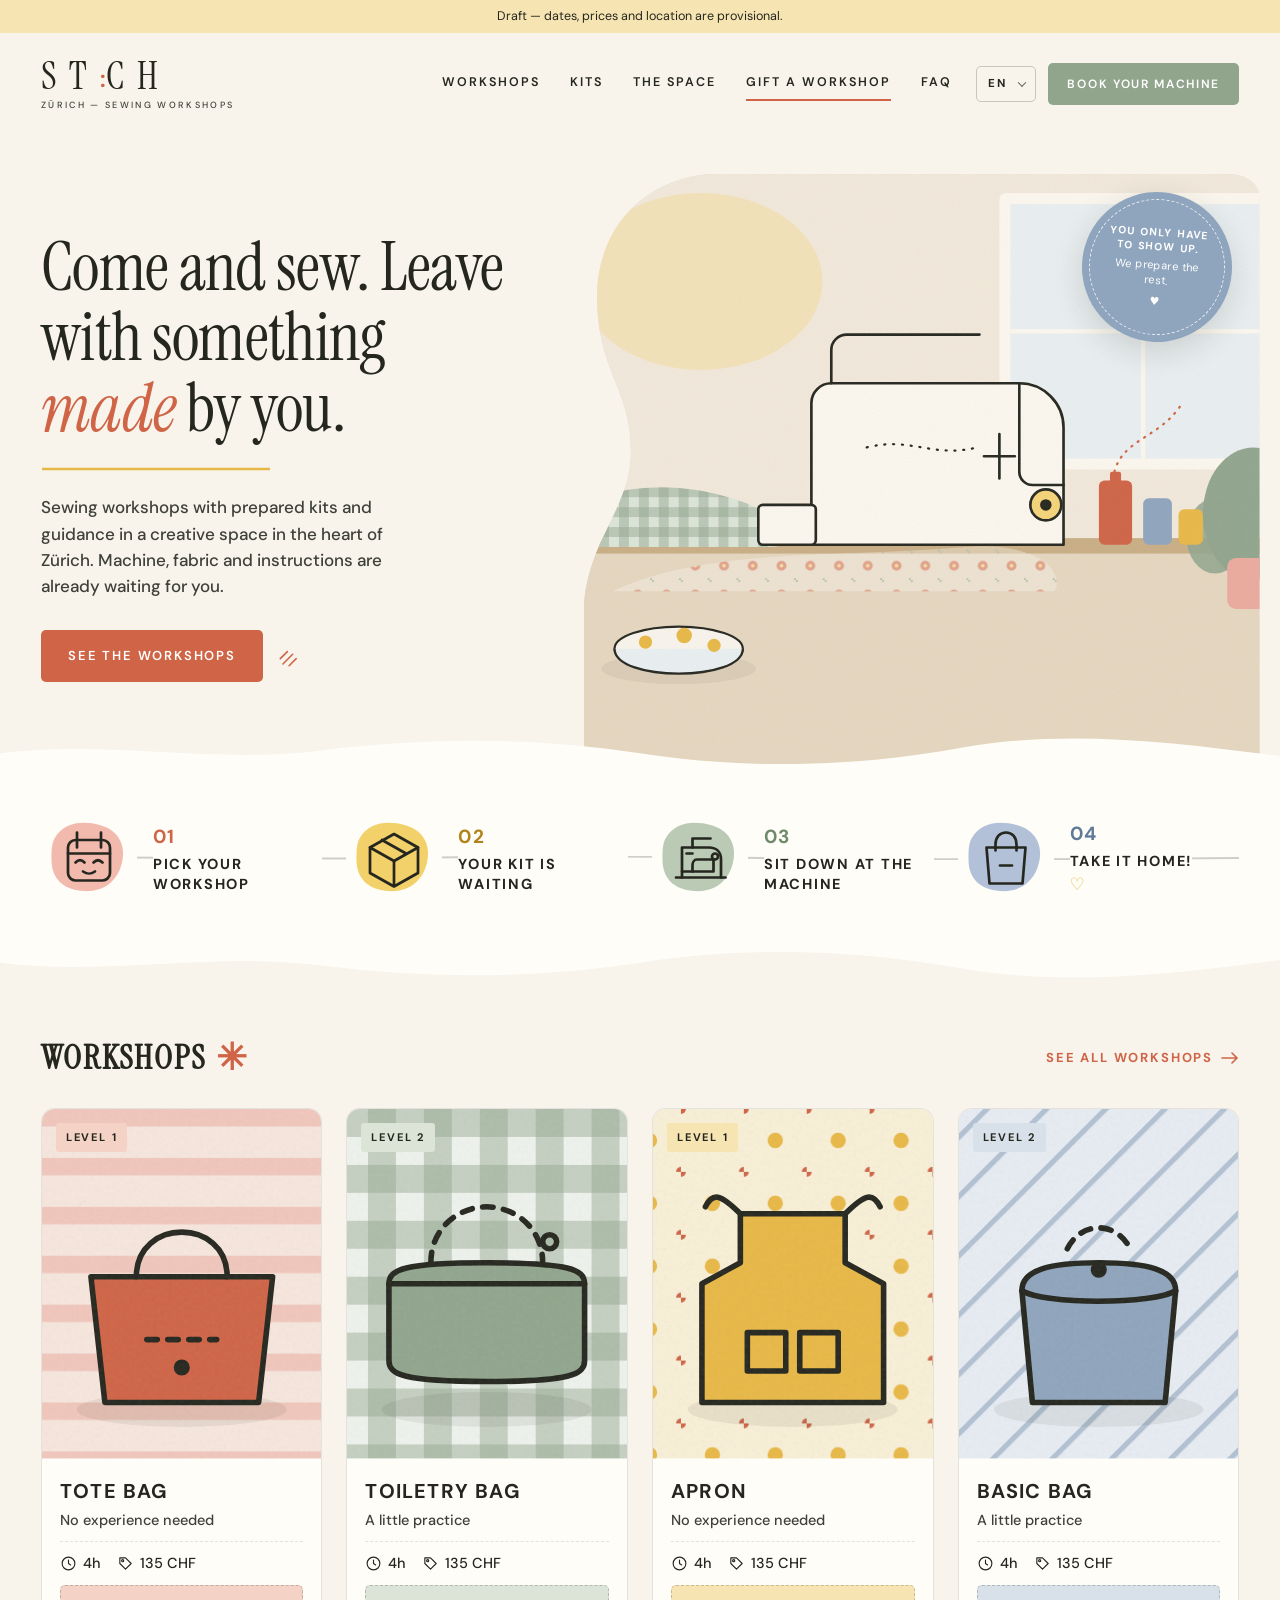
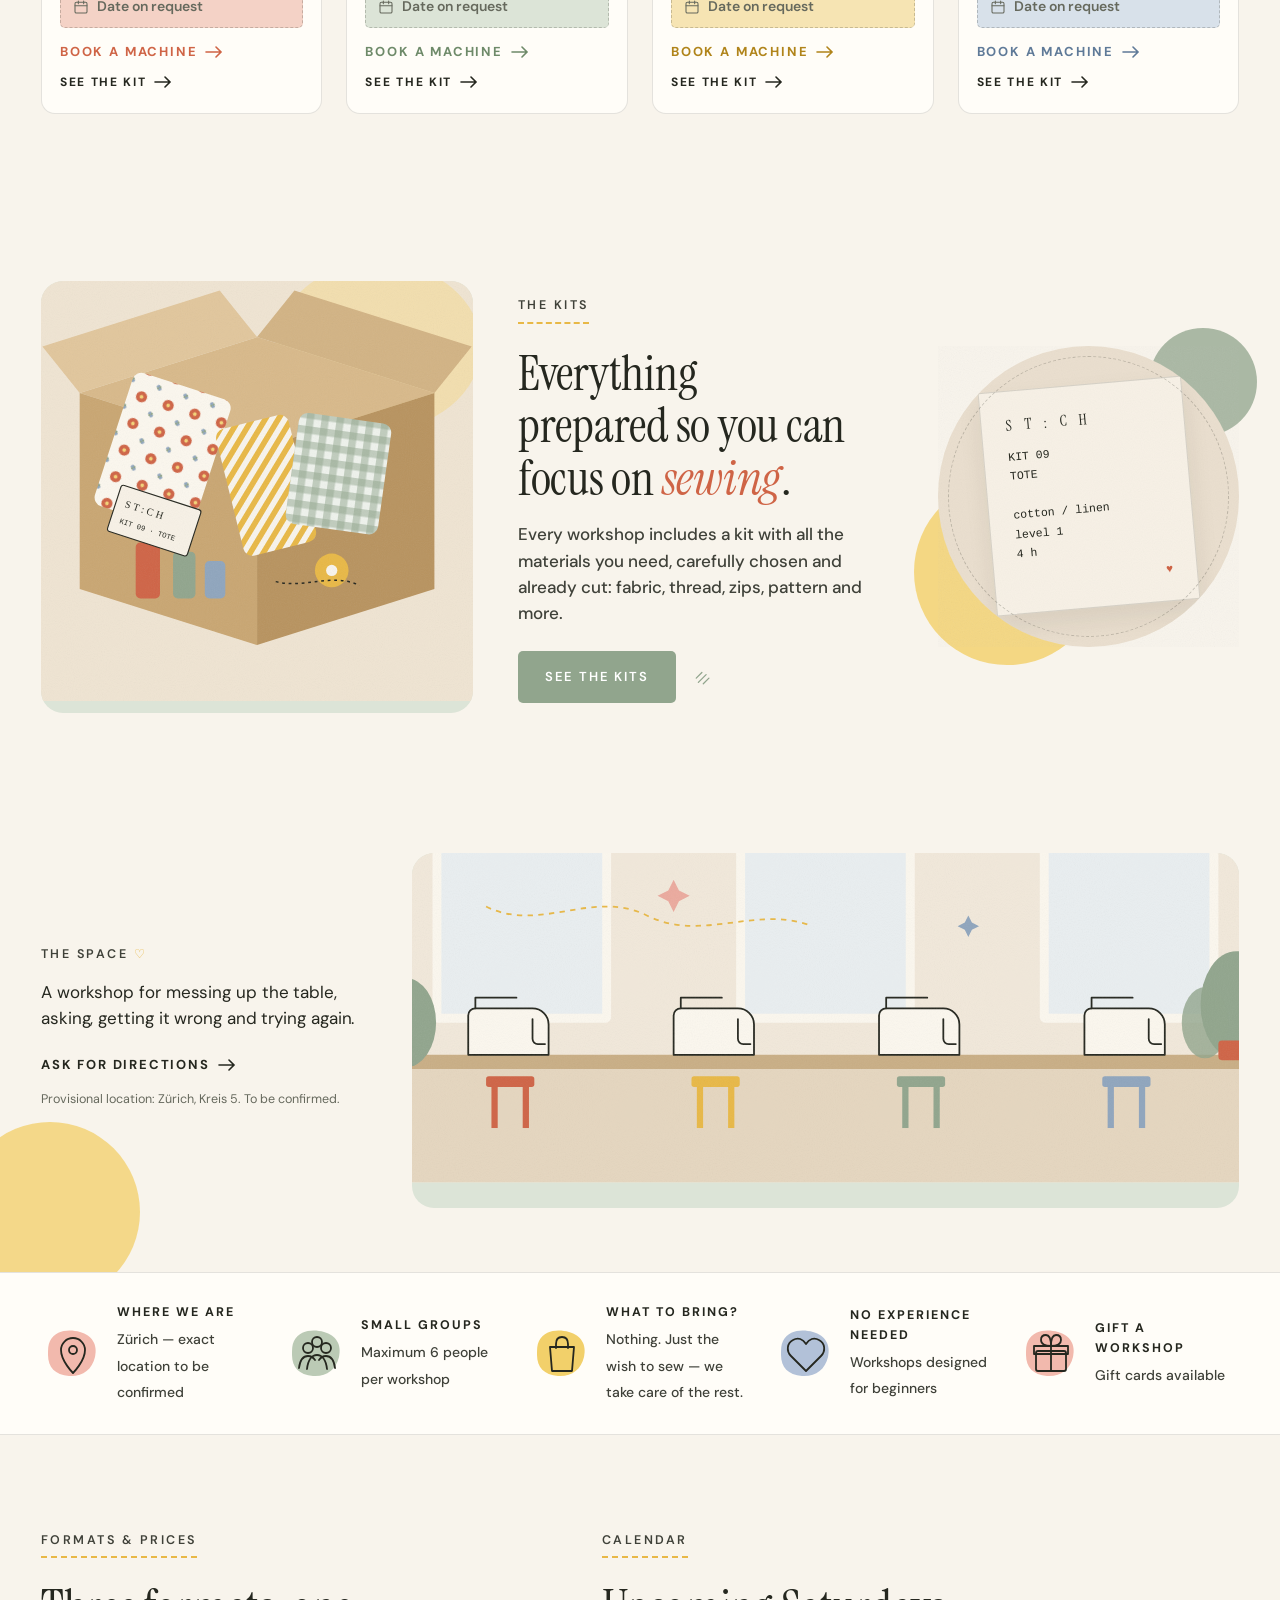
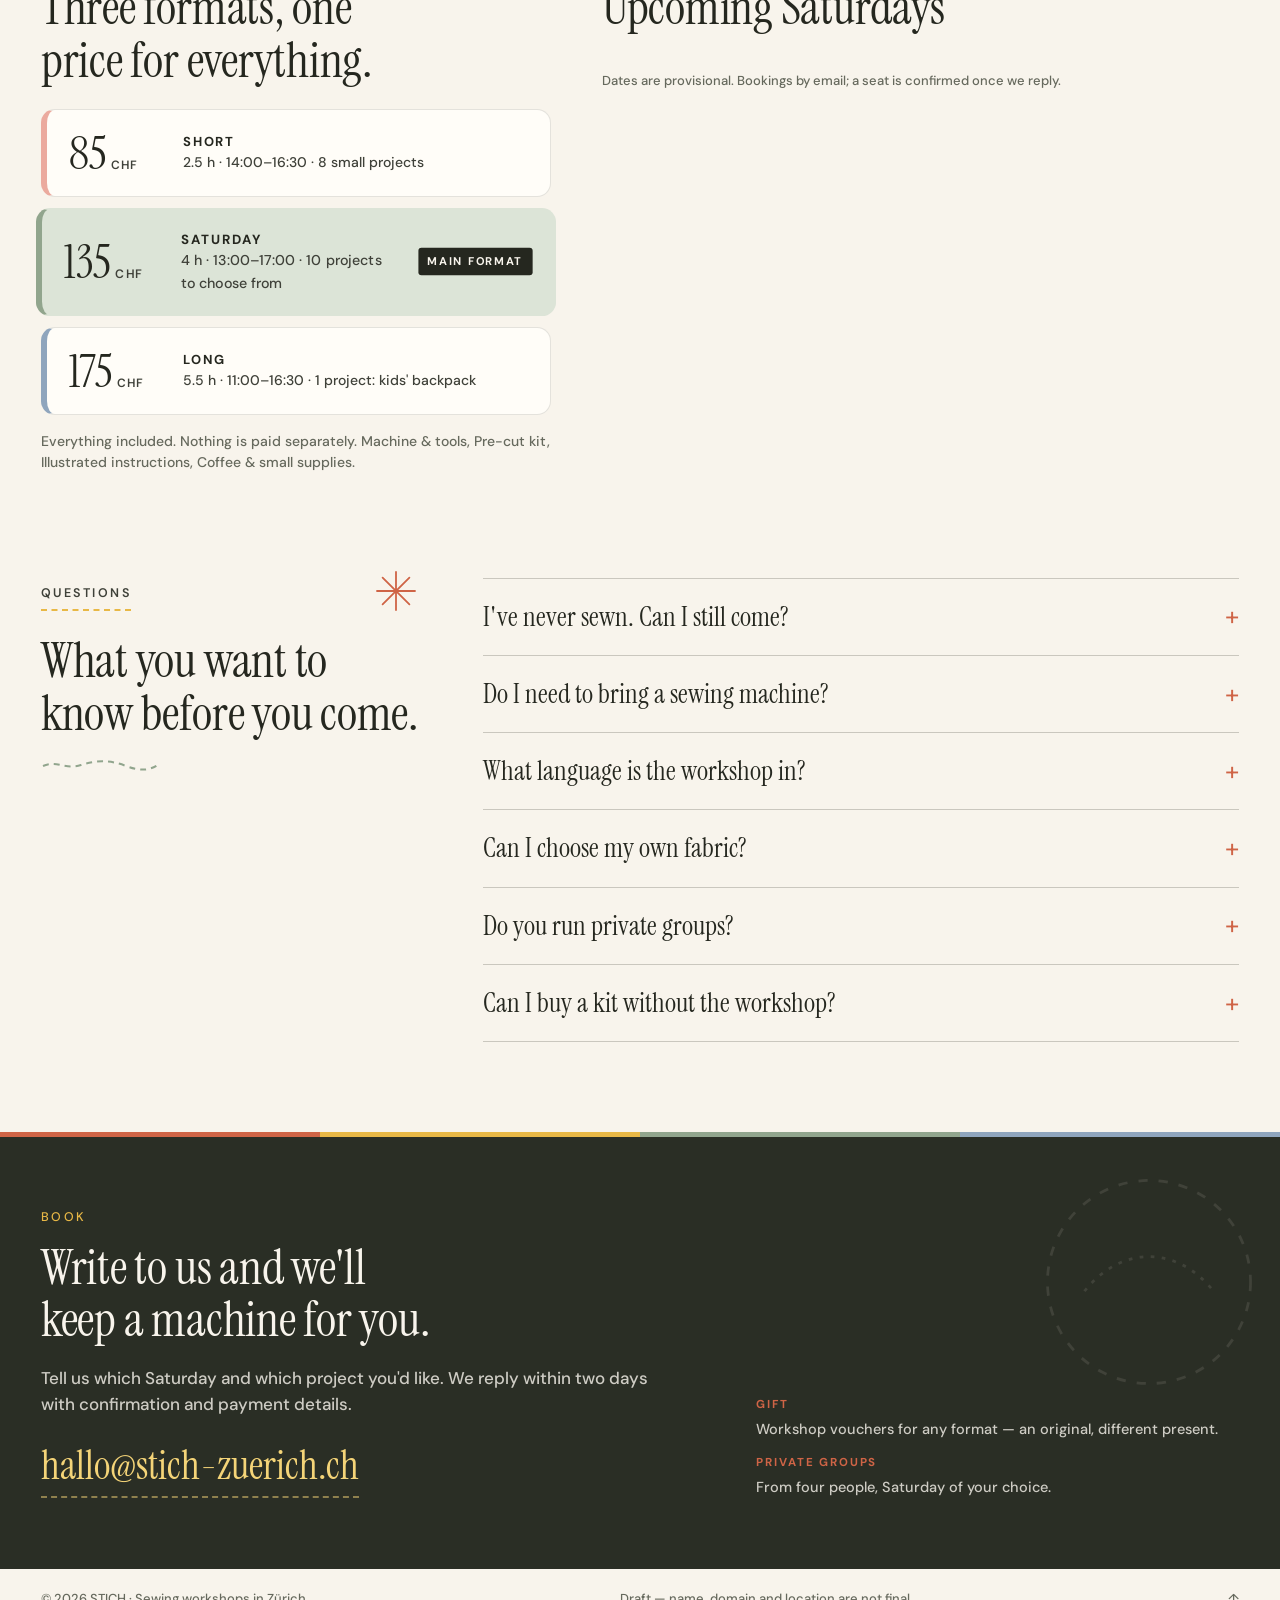
<file: index.html>
<!doctype html><html lang="de"><head><meta charset="utf-8"><meta name="viewport" content="width=device-width,initial-scale=1">
<title>STICH — Sewing workshops, Zürich</title>
<meta name="description" content="Nähworkshops mit vorbereiteten Kits in Zürich. Sechs Plätze, ein Samstag, du gehst mit etwas Fertigem nach Hause.">
<link rel="preconnect" href="https://fonts.googleapis.com"><link rel="preconnect" href="https://fonts.gstatic.com" crossorigin><link href="https://fonts.googleapis.com/css2?family=Instrument+Serif:ital@0;1&family=DM+Sans:ital,opsz,wght@0,9..40,400;0,9..40,500;0,9..40,600;0,9..40,700;1,9..40,400&display=swap" rel="stylesheet">
<link rel="icon" href="data:image/svg+xml,%3Csvg xmlns=%27http://www.w3.org/2000/svg%27 viewBox=%270 0 32 32%27%3E%3Ccircle cx=%2716%27 cy=%2716%27 r=%2716%27 fill=%27%23CF6446%27/%3E%3Ctext x=%2716%27 y=%2722%27 font-size=%2718%27 text-anchor=%27middle%27 fill=%27%23fff%27 font-family=%27serif%27%3ES%3C/text%3E%3C/svg%3E">
<style>
/* ============ STICH Zürich — styles (v3, after the mockup) ============ */
:root{
  --cream:#F8F4EC; --warm:#FFFDF8; --ink:#25271F; --ink-2:#3F4139; --ink-3:#66695D;
  --line:rgba(37,39,31,.12); --line-2:rgba(37,39,31,.22);
  --sage:#91A58D; --blue:#8FA5BD; --mustard:#E8B846; --coral:#CF6446; --pink:#EBAA9E; --yellow:#F4D478;
  --sage-soft:#DCE4D7; --blue-soft:#D8E1EA; --mustard-soft:#F6E4B3; --coral-soft:#F4D2C6; --pink-soft:#F8DED7; --yellow-soft:#FBEFC8;
  --bg:var(--cream); --surface:var(--warm); --text:var(--ink); --muted:var(--ink-2); --faint:var(--ink-3);
  --serif:"Instrument Serif","Cormorant Garamond",Georgia,"Times New Roman",serif;
  --sans:"DM Sans","Inter",system-ui,-apple-system,"Segoe UI",Helvetica,Arial,sans-serif;
  --ease:cubic-bezier(.22,.61,.36,1);
  --gutter:clamp(18px,3.2vw,48px);
  --radius:14px;
  color-scheme:light;
}
/* Dark is opt-in through the toggle only: the brand look is light and warm. */
:root[data-theme="dark"]{
  --bg:#1E1F1A; --surface:#262821; --text:#F1ECE2; --muted:#C9C3B6; --faint:#9A9587;
  --line:rgba(241,236,226,.14); --line-2:rgba(241,236,226,.26);
  --sage-soft:#3B4A39; --blue-soft:#37434F; --mustard-soft:#5A4A22; --coral-soft:#5C3327; --pink-soft:#5A3A34; --yellow-soft:#57491F;
  color-scheme:dark;
}
*,*::before,*::after{box-sizing:border-box}
html{scroll-behavior:smooth}
body{margin:0;background:var(--bg);color:var(--text);font-family:var(--sans);font-size:17px;line-height:1.55;-webkit-font-smoothing:antialiased;overflow-x:hidden}
img,svg{max-width:100%;display:block}
a{color:inherit}
button{font:inherit;color:inherit}
h1,h2,h3,h4{font-family:var(--serif);font-weight:400;margin:0;letter-spacing:-.005em;text-wrap:balance}
h1{font-size:clamp(44px,5.4vw,84px);line-height:1.02}
h2{font-size:clamp(34px,3.8vw,54px);line-height:1.08}
h3{font-size:clamp(24px,2.4vw,32px);line-height:1.15}
em.i{font-style:italic;color:var(--coral)}
p{margin:0 0 1em}
.wrap{width:min(100% - 2*var(--gutter),1360px);margin-inline:auto}
.section{padding-block:clamp(48px,7vw,96px)}
.eyebrow{font-size:12.5px;letter-spacing:.2em;text-transform:uppercase;color:var(--muted);margin:0 0 14px;font-weight:600;display:inline-block}
.eyebrow--dash{position:relative;padding-bottom:8px}
.eyebrow--dash::after{content:"";position:absolute;left:0;right:0;bottom:0;border-top:2px dashed var(--mustard)}
.lead{font-size:clamp(17px,1.3vw,19px);color:var(--muted);max-width:52ch;font-weight:500}
.sr{position:absolute!important;width:1px;height:1px;overflow:hidden;clip:rect(0 0 0 0);white-space:nowrap}
:focus-visible{outline:2px solid var(--coral);outline-offset:3px;border-radius:4px}
.sec-title{font-family:var(--serif);font-weight:700;font-size:clamp(28px,2.6vw,36px);letter-spacing:.06em;text-transform:uppercase;display:flex;align-items:center;gap:10px}
.sec-title .star{color:var(--coral);font-size:1.1em;line-height:1}

/* ---- buttons ---- */
.btn{display:inline-flex;align-items:center;gap:10px;padding:15px 26px;border-radius:5px;border:1px solid transparent;text-decoration:none;font-size:13px;letter-spacing:.14em;text-transform:uppercase;font-weight:600;cursor:pointer;transition:transform .35s var(--ease),background .3s,color .3s,border-color .3s;background:var(--coral);color:#fff;white-space:nowrap}
.btn:hover{transform:translate(2px,-2px) rotate(-.5deg);background:#B9563A}
.btn--sage{background:var(--sage);color:#fff}.btn--sage:hover{background:#7C9178}
.btn--ghost{background:transparent;border-color:var(--line-2);color:var(--text)}.btn--ghost:hover{background:var(--surface)}
.btn--sm{padding:11px 18px;font-size:12px}
.link{display:inline-flex;align-items:center;gap:8px;font-size:13px;letter-spacing:.14em;text-transform:uppercase;font-weight:700;text-decoration:none;color:var(--coral);background:none;border:0;padding:0;cursor:pointer}
.link svg{transition:transform .3s var(--ease);flex:0 0 auto}.link:hover svg{transform:translateX(4px)}
.link--sage{color:#6E8A69}.link--blue{color:#5F7A98}.link--mustard{color:#B0841A}.link--pink{color:#C4705F}.link--coral{color:var(--coral)}.link--yellow{color:#B08A1E}
.link--ink{color:var(--text)}

/* ---- draft notice ---- */
.notice{background:var(--mustard-soft);color:var(--ink);font-size:12.5px;text-align:center;padding:7px var(--gutter)}
:root[data-theme="dark"] .notice{color:var(--text)}

/* ---- header ---- */
.header{position:sticky;top:0;z-index:50;border-bottom:1px solid transparent;transition:border-color .3s}
.header::before{content:"";position:absolute;inset:0;z-index:-1;background:color-mix(in srgb,var(--bg) 88%,transparent);backdrop-filter:blur(10px);-webkit-backdrop-filter:blur(10px)}
.header__in{display:flex;align-items:center;gap:24px;padding-block:24px;transition:padding .3s var(--ease)}
.header.is-stuck{border-bottom-color:var(--line)}
.header.is-stuck .header__in{padding-block:12px}
.logo{text-decoration:none;display:block;line-height:1}
.logo__mark{font-family:var(--serif);font-size:38px;letter-spacing:.34em;display:flex;align-items:baseline}
.logo__mark .colon{color:var(--coral);font-family:var(--sans);font-weight:600;font-size:24px;letter-spacing:0;transform:translateY(-2px)}
.logo__sub{font-size:9px;letter-spacing:.26em;text-transform:uppercase;color:var(--muted);margin-top:6px;font-weight:500;white-space:nowrap}
@media (max-width:420px){.logo__mark{font-size:28px}.logo__sub{font-size:7.5px;letter-spacing:.2em}}
.nav{display:flex;gap:30px;margin-left:auto;align-items:center}
.nav a{text-decoration:none;font-size:12.5px;letter-spacing:.16em;text-transform:uppercase;font-weight:600;padding:6px 0;border-bottom:2px solid transparent;transition:border-color .3s}
.nav a:hover,.nav a.is-active{border-bottom-color:var(--coral)}
.header__tools{display:flex;align-items:center;gap:12px}
.lang{position:relative}
.lang select{appearance:none;-webkit-appearance:none;background:transparent;border:1px solid var(--line-2);border-radius:5px;padding:8px 28px 8px 11px;font:inherit;font-size:11.5px;letter-spacing:.12em;font-weight:700;color:var(--text);cursor:pointer}
.lang::after{content:"";position:absolute;right:11px;top:50%;width:6px;height:6px;border-right:1.5px solid var(--faint);border-bottom:1.5px solid var(--faint);transform:translateY(-70%) rotate(45deg);pointer-events:none}
.burger{display:none;background:transparent;border:1px solid var(--line-2);border-radius:5px;width:40px;height:36px;place-items:center;cursor:pointer}
.burger span{display:block;width:18px;height:1.5px;background:var(--text);margin:2.5px 0}
@media (max-width:1100px){
  .nav{position:fixed;inset:0;background:var(--bg);flex-direction:column;justify-content:center;gap:22px;transform:translateY(-100%);visibility:hidden;transition:transform .45s var(--ease),visibility 0s .45s;z-index:40;margin:0}
  .nav.is-open{transform:none;visibility:visible;transition-delay:0s}
  .nav a{font-size:22px;letter-spacing:.04em;font-family:var(--serif);text-transform:none;font-weight:400}
  .header__cta{display:none}
  .burger{display:grid;position:relative;z-index:45}
  .burger.is-open span:nth-child(1){transform:translateY(4px) rotate(45deg)}
  .burger.is-open span:nth-child(2){opacity:0}
  .burger.is-open span:nth-child(3){transform:translateY(-4px) rotate(-45deg)}
  .header__tools{margin-left:auto}
}

/* ---- photo placeholders ---- */
.photo{position:relative;overflow:hidden;isolation:isolate;background:var(--sage-soft)}
.photo .ph,.photo img{width:100%;height:100%;object-fit:cover;display:block;transition:transform .8s var(--ease)}
.photo img.real{position:absolute;inset:0;z-index:1}
.card__img img.real{position:absolute;inset:0;width:100%;height:100%;object-fit:cover;z-index:1}

/* ---- hero ---- */
.hero{padding-top:clamp(20px,3vw,40px);position:relative;overflow:hidden}
.hero__grid{display:grid;grid-template-columns:minmax(0,1fr) minmax(0,1.3fr);gap:clamp(20px,3vw,40px);align-items:center}
.hero__copy{padding-block:clamp(24px,4vw,56px) clamp(40px,6vw,80px);max-width:580px}
.hero h1{font-size:clamp(48px,5.2vw,76px);line-height:1.06;letter-spacing:-.01em}
.hero__dash{display:block;width:230px;height:6px;color:var(--mustard);margin:22px 0 22px}
.hero .lead{max-width:30ch;font-size:17px;margin-bottom:30px}
.hero__cta{display:flex;flex-wrap:wrap;gap:12px;align-items:center}
.hero__photo{position:relative;align-self:stretch;min-height:clamp(400px,48vw,680px);margin-right:calc(-1*var(--gutter)*.5);margin-bottom:-22px}
.photo--hero{position:absolute;inset:0;clip-path:url(#heroClip)}
.badge-circle{position:absolute;top:3%;right:4%;width:150px;height:150px;border-radius:50%;background:var(--blue);color:#fff;display:grid;place-items:center;text-align:center;padding:22px;font-size:11px;letter-spacing:.04em;line-height:1.35;transform:rotate(4deg);box-shadow:0 10px 30px rgba(37,39,31,.14);z-index:2}
.badge-circle b{display:block;font-weight:700;letter-spacing:.12em;font-size:10.5px;margin-bottom:4px;text-transform:uppercase}
.badge-circle::before{content:"";position:absolute;inset:7px;border:1.5px dashed rgba(255,255,255,.8);border-radius:50%}
@media (max-width:860px){
  .hero__grid{grid-template-columns:1fr}
  .hero__copy{padding-bottom:8px;max-width:none}
  .hero__photo{min-height:0;aspect-ratio:4/3;margin-right:0;margin-bottom:-22px}
  .badge-circle{width:118px;height:118px;font-size:10px;padding:16px;right:8px;top:-12px}
}

/* ---- steps strip (torn-paper edges) ---- */
.steps{background:var(--surface);position:relative;padding-block:clamp(26px,3.5vw,44px);z-index:3}
.steps::before,.steps::after{content:"";position:absolute;left:0;right:0;height:30px;background:var(--surface);-webkit-mask:url("data:image/svg+xml,%3Csvg xmlns='http://www.w3.org/2000/svg' viewBox='0 0 1440 22' preserveAspectRatio='none'%3E%3Cpath d='M0 22 L0 12 C120 2 240 20 360 10 S600 0 720 12 S960 22 1080 8 S1320 4 1440 14 L1440 22Z' fill='black'/%3E%3C/svg%3E") center/100% 100% no-repeat;mask:url("data:image/svg+xml,%3Csvg xmlns='http://www.w3.org/2000/svg' viewBox='0 0 1440 22' preserveAspectRatio='none'%3E%3Cpath d='M0 22 L0 12 C120 2 240 20 360 10 S600 0 720 12 S960 22 1080 8 S1320 4 1440 14 L1440 22Z' fill='black'/%3E%3C/svg%3E") center/100% 100% no-repeat}
.steps::before{top:-29px}
.steps::after{bottom:-29px;transform:scaleY(-1)}
.steps__grid{display:grid;grid-template-columns:repeat(4,1fr);gap:24px;position:relative}
.step{display:flex;gap:16px;align-items:center;position:relative}
.step__icon{width:96px;height:96px;flex:0 0 96px}
.step__icon svg{width:100%;height:100%}
.step__num{font-family:var(--sans);font-weight:700;font-size:19px;letter-spacing:.06em;margin-bottom:2px}
.step__label{font-size:14.5px;letter-spacing:.12em;text-transform:uppercase;font-weight:700;line-height:1.4}
.steps__thread{position:absolute;left:0;right:0;top:50%;height:4px;width:100%;transform:translateY(-2px);z-index:0;color:var(--line-2)}
.step>*{position:relative;z-index:1;background:var(--surface)}
@media (max-width:900px){.steps__grid{grid-template-columns:1fr 1fr;gap:18px 14px}.steps__thread{display:none}}
@media (max-width:420px){.step{gap:10px}.step__icon{width:76px;height:76px;flex-basis:76px}.step__label{font-size:12.5px}}

/* ---- section heads ---- */
.sec-head{display:flex;align-items:center;justify-content:space-between;gap:20px;margin-bottom:clamp(20px,2.6vw,32px);flex-wrap:wrap}

/* ---- kit cards ---- */
.grid{display:grid;grid-template-columns:repeat(4,1fr);gap:24px}
@media (max-width:1100px){.grid{grid-template-columns:repeat(3,1fr)}}
@media (max-width:800px){.grid{grid-template-columns:repeat(2,1fr);gap:14px}}
@media (max-width:520px){
  .grid{display:flex;overflow-x:auto;gap:14px;scroll-snap-type:x mandatory;padding-bottom:12px;margin-inline:calc(-1*var(--gutter));padding-inline:var(--gutter);scrollbar-width:thin}
  .grid>*{flex:0 0 80%;scroll-snap-align:start}
}
.card{background:var(--surface);border:1px solid var(--line);border-radius:var(--radius);overflow:hidden;display:flex;flex-direction:column;transition:transform .45s var(--ease),border-color .3s;position:relative}
.card:hover{transform:translateY(-4px);border-color:var(--line-2)}
.card__img{aspect-ratio:4/5;position:relative;overflow:hidden}
.card__img .ph{width:100%;height:100%;transition:transform .8s var(--ease)}
.card:hover .card__img .ph,.card:hover .card__img img{transform:scale(1.02)}
.card__lvl{position:absolute;top:14px;left:14px;font-size:11px;letter-spacing:.16em;text-transform:uppercase;font-weight:700;padding:6px 10px;border-radius:3px;color:var(--ink)}
.card__body{padding:20px 18px 22px;display:flex;flex-direction:column;gap:10px;flex:1}
.card__title{font-family:var(--sans);font-size:20px;font-weight:700;letter-spacing:.06em;text-transform:uppercase;line-height:1.2}
.card__sub{font-size:14.5px;color:var(--muted);margin:-4px 0 0;font-weight:500}
.card__desc{font-size:13.5px;color:var(--faint);margin:0;flex:1}
.card__meta{display:flex;gap:16px;font-size:14.5px;color:var(--text);align-items:center;padding-top:10px;border-top:1px dashed var(--line);font-weight:500;margin-top:auto}
.card__meta span{display:inline-flex;align-items:center;gap:6px}
.card__meta svg{width:17px;height:17px;stroke:currentColor;fill:none;stroke-width:1.6;stroke-linecap:round;stroke-linejoin:round}
.card__date{font-size:14px;padding:10px 12px;border-radius:5px;display:flex;align-items:center;gap:8px;font-weight:600;color:var(--ink)}
.card__date svg{width:16px;height:16px;stroke:currentColor;fill:none;stroke-width:1.6;stroke-linecap:round;stroke-linejoin:round;flex:0 0 auto}
.card__date--none{background:var(--bg);color:var(--faint);border:1px dashed var(--line-2)}
.card__links{margin-top:4px;display:flex;justify-content:space-between;gap:10px;flex-wrap:wrap}
.card__kit{font-size:12px}
.card[hidden]{display:none}
.accent-coral .card__date,.accent-coral .card__lvl{background:var(--coral-soft)}
.accent-sage .card__date,.accent-sage .card__lvl{background:var(--sage-soft)}
.accent-mustard .card__date,.accent-mustard .card__lvl{background:var(--mustard-soft)}
.accent-blue .card__date,.accent-blue .card__lvl{background:var(--blue-soft)}
.accent-pink .card__date,.accent-pink .card__lvl{background:var(--pink-soft)}
.accent-yellow .card__date,.accent-yellow .card__lvl{background:var(--yellow-soft)}
:root[data-theme="dark"] .card__lvl,:root[data-theme="dark"] .card__date{color:var(--text)}
.empty{grid-column:1/-1;text-align:center;color:var(--faint);padding:40px 0;font-family:var(--serif);font-size:24px}

/* ---- filters (only in the expanded catalogue) ---- */
.filters{display:flex;flex-wrap:wrap;gap:10px 28px;align-items:center;margin:8px 0 22px}
.filters[hidden]{display:none}
.filters__group{display:flex;gap:8px;align-items:center;flex-wrap:wrap}
.filters__label{font-size:11px;letter-spacing:.14em;text-transform:uppercase;color:var(--faint);margin-right:6px;font-weight:700}
.chip{border:1px solid var(--line-2);background:transparent;border-radius:999px;padding:6px 13px;font-size:12.5px;cursor:pointer;transition:background .25s,border-color .25s,color .25s}
.chip:hover{border-color:var(--text)}
.chip[aria-pressed="true"]{background:var(--ink);color:var(--cream);border-color:var(--ink)}
:root[data-theme="dark"] .chip[aria-pressed="true"]{background:var(--cream);color:var(--ink);border-color:var(--cream)}
.filters__count{margin-left:auto;font-size:13px;color:var(--faint)}

/* ---- kits feature ---- */
.kitsec{padding-block:clamp(40px,6vw,80px);position:relative}
.kitsec__grid{display:grid;grid-template-columns:1.15fr 1fr .8fr;gap:clamp(24px,3.5vw,48px);align-items:center}
.kitsec__box{border-radius:22px;aspect-ratio:1/1}
.kitsec__copy h2{margin:10px 0 16px}
.kitsec__copy .lead{font-size:17px;margin-bottom:24px}
.kitsec__right{position:relative;aspect-ratio:1}
.kitsec__blob{position:absolute;left:-8%;bottom:-6%;width:62%;aspect-ratio:1;border-radius:50%;background:var(--yellow);opacity:.9;z-index:0}
.kitsec__blob--sage{left:auto;right:-6%;top:-6%;bottom:auto;width:36%;background:var(--sage);opacity:.75}
.label-photo{position:relative;z-index:1;aspect-ratio:1;border-radius:50%;background:#EADFCF;display:grid;place-items:center;overflow:hidden;filter:url(#grain)}
.label-photo::after{content:"";position:absolute;inset:10px;border:1.5px dashed rgba(37,39,31,.22);border-radius:50%}
.label{background:#F7F1E6;color:#25271F;padding:22px 24px;border:1px solid rgba(37,39,31,.15);font-family:ui-monospace,"SF Mono",Menlo,monospace;font-size:11.5px;line-height:1.7;transform:rotate(-5deg);box-shadow:0 12px 24px rgba(37,39,31,.08);width:min(68%,210px)}
.label b{display:block;letter-spacing:.32em;font-size:15px;font-family:var(--serif);font-weight:400;margin-bottom:8px}
.label .heart{color:#CF6446;margin-top:8px;display:block;text-align:right}
@media (max-width:1000px){.kitsec__grid{grid-template-columns:1fr 1fr}.kitsec__right{display:none}}
@media (max-width:700px){.kitsec__grid{grid-template-columns:1fr}}

/* ---- space ---- */
.space{padding-block:clamp(40px,5vw,64px);position:relative}
.space__grid{display:grid;grid-template-columns:.75fr 1.9fr;gap:clamp(24px,3.5vw,48px);align-items:center}
.space__copy h3{font-family:var(--sans);font-size:17px;line-height:1.55;font-weight:400;color:var(--text);text-wrap:pretty;margin-bottom:18px}
.space__photo{aspect-ratio:21/9;border-radius:22px}
.space__blob{position:absolute;left:-40px;bottom:-30px;width:180px;aspect-ratio:1;border-radius:50%;background:var(--yellow);opacity:.85;z-index:-1}
.space__note{font-size:12.5px;color:var(--faint);margin-top:14px}
@media (max-width:800px){.space__grid{grid-template-columns:1fr}.space__photo{aspect-ratio:16/9}}

/* ---- info bar ---- */
.info{border-top:1px solid var(--line);border-bottom:1px solid var(--line);background:var(--surface)}
.info__grid{display:grid;grid-template-columns:repeat(5,1fr);gap:24px;padding-block:30px}
.info__item{display:flex;gap:12px;align-items:center}
.info__item svg{width:64px;height:64px;flex:0 0 64px}
.info__item b{display:block;font-size:12.5px;letter-spacing:.16em;text-transform:uppercase;margin-bottom:3px}
.info__item span{font-size:14px;color:var(--muted);line-height:1.45;font-weight:500}
@media (max-width:1000px){.info__grid{grid-template-columns:repeat(3,1fr)}}
@media (max-width:640px){.info__grid{grid-template-columns:1fr 1fr}.info__item{flex-direction:column;align-items:flex-start;gap:4px}}

/* ---- formats + dates ---- */
.plan{display:grid;grid-template-columns:1fr 1.25fr;gap:clamp(24px,4vw,56px);align-items:start}
.formats{display:flex;flex-direction:column;gap:12px}
.format{background:var(--surface);border:1px solid var(--line);border-radius:var(--radius);padding:20px 22px;display:grid;grid-template-columns:auto 1fr auto;gap:18px;align-items:center;position:relative}
.format__price{font-family:var(--serif);font-size:46px;line-height:1;min-width:96px}
.format__price small{font-family:var(--sans);font-size:12px;letter-spacing:.1em;color:var(--muted);margin-left:4px;font-weight:600}
.format__name{font-size:13px;letter-spacing:.14em;text-transform:uppercase;font-weight:700}
.format__meta{color:var(--muted);font-size:14px;font-weight:500}
.format__tag{font-size:11px;letter-spacing:.14em;text-transform:uppercase;font-weight:700;background:var(--ink);color:var(--cream);padding:5px 9px;border-radius:3px;white-space:nowrap}
.format--short{border-left:6px solid var(--pink)}.format--long{border-left:6px solid var(--blue)}
.format--sat{background:var(--sage-soft);border-color:transparent;border-left:6px solid var(--sage);transform:scale(1.02)}
.plan__incl{font-size:14px;color:var(--faint);margin-top:16px;font-weight:500}
.dates{display:flex;flex-direction:column;gap:12px}
.date{display:grid;grid-template-columns:auto 1fr auto;gap:18px;align-items:center;background:var(--surface);border:1px solid var(--line);border-radius:var(--radius);padding:14px 18px 14px 14px;transition:transform .4s var(--ease)}
.date:hover{transform:translateX(4px)}
.date__day{font-family:var(--serif);font-size:30px;line-height:1;padding:12px 14px;border-radius:8px;min-width:104px;text-align:center;color:var(--ink)}
.date__day small{display:block;font-family:var(--sans);font-size:10.5px;letter-spacing:.1em;text-transform:uppercase;color:var(--ink-2);margin-top:5px;font-weight:700;opacity:.8}
.date--short .date__day{background:var(--pink-soft)}.date--sat .date__day{background:var(--sage-soft)}.date--long .date__day{background:var(--blue-soft)}
.date__fmt b{display:block;font-size:13px;letter-spacing:.08em;text-transform:uppercase;font-weight:700}
.date__fmt span{font-size:13.5px;color:var(--muted);font-weight:500}
.date__kits{display:flex;flex-wrap:wrap;gap:5px;margin-top:7px}
.date__kits span{font-size:12.5px;padding:3px 10px;border-radius:999px;background:var(--bg);border:1px solid var(--line);font-weight:500}
.date__seats{display:flex;flex-direction:column;align-items:flex-end;gap:6px;font-size:12.5px;color:var(--muted);font-weight:500}
.seats{display:flex;gap:4px}
.seats i{width:10px;height:10px;border-radius:50%;background:var(--sage);display:block}
.seats i.taken{background:var(--line-2)}
.date__prov{font-size:13px;color:var(--faint);margin-top:14px;font-weight:500}
@media (max-width:900px){.plan{grid-template-columns:1fr}.format--sat{transform:none}}
@media (max-width:600px){.date{grid-template-columns:auto 1fr}.date__seats{grid-column:1/-1;flex-direction:row;justify-content:space-between;align-items:center}.format{grid-template-columns:auto 1fr}.format__tag{grid-column:2;justify-self:start}}

/* ---- FAQ ---- */
.faq{display:grid;grid-template-columns:.8fr 1.6fr;gap:clamp(24px,5vw,72px);align-items:start;position:relative}
.faq__head{position:relative}
.faq__deco{position:absolute;right:0;top:-10px;color:var(--coral)}
.faq__list{border-top:1px solid var(--line-2)}
.faq details{border-bottom:1px solid var(--line-2)}
.faq summary{cursor:pointer;list-style:none;display:flex;justify-content:space-between;align-items:center;gap:16px;padding:22px 0;font-family:var(--serif);font-size:clamp(22px,2.1vw,28px);line-height:1.2}
.faq summary::-webkit-details-marker{display:none}
.faq summary::after{content:"+";font-family:var(--sans);font-size:26px;color:var(--coral);flex:0 0 auto;transition:transform .35s var(--ease)}
.faq details[open] summary::after{transform:rotate(45deg)}
.faq details p{padding:0 48px 24px 0;margin:0;color:var(--muted);font-size:16.5px;font-weight:500;max-width:62ch}
@media (max-width:800px){.faq{grid-template-columns:1fr}}

/* ---- contact ---- */
.contact{background:#2A2E25;color:var(--cream);position:relative;overflow:hidden;padding-block:clamp(40px,5.5vw,72px)}
.contact::before{content:"";position:absolute;left:0;right:0;top:0;height:5px;background:linear-gradient(90deg,var(--coral) 0 25%,var(--mustard) 25% 50%,var(--sage) 50% 75%,var(--blue) 75%)}
.contact .eyebrow{color:var(--mustard)}
.contact h2{max-width:22ch}
.contact__grid{display:grid;grid-template-columns:1.4fr 1fr;gap:40px;align-items:end;position:relative}
.contact__mail{font-family:var(--serif);font-size:clamp(24px,3.2vw,40px);color:var(--yellow);text-decoration:none;display:inline-block;border-bottom:2px dashed rgba(244,212,120,.5);word-break:break-all}
.contact__mail:hover{border-bottom-color:var(--yellow)}
.contact p{color:rgba(248,244,236,.8);max-width:52ch;font-weight:500}
.contact__side{display:flex;flex-direction:column;gap:14px;font-size:14.5px;color:rgba(248,244,236,.8);font-weight:500}
.contact__side b{color:var(--coral);display:block;font-size:11.5px;letter-spacing:.16em;text-transform:uppercase;margin-bottom:4px}
.contact__deco{position:absolute;right:-30px;top:-40px;width:240px;color:rgba(248,244,236,.1)}
@media (max-width:800px){.contact__grid{grid-template-columns:1fr}}

/* ---- footer ---- */
.footer{padding-block:20px;font-size:13px;color:var(--faint);font-weight:500}
.footer__in{display:flex;justify-content:space-between;gap:16px;flex-wrap:wrap;align-items:center}
.footer a{text-decoration:none}
.footer a:hover{color:var(--text)}

/* ---- reveal: page visible at rest; JS hides only below-the-fold blocks until they scroll in ---- */
.reveal{transition:opacity .6s var(--ease),transform .6s var(--ease)}
.reveal.pre{opacity:0;transform:translateY(15px)}
.reveal--d1{transition-delay:.08s}.reveal--d2{transition-delay:.16s}.reveal--d3{transition-delay:.24s}
.draw.pre path{stroke-dasharray:1;stroke-dashoffset:1}
.draw.is-in path{stroke-dasharray:1;animation:draw 1.4s var(--ease) forwards}
@keyframes draw{from{stroke-dashoffset:1}to{stroke-dashoffset:0}}
@media (prefers-reduced-motion:reduce){
  html{scroll-behavior:auto}
  .reveal.pre{opacity:1;transform:none}
  .draw.pre path{stroke-dashoffset:0}
  *{transition-duration:.01ms!important;animation-duration:.01ms!important}
}

/* ---- kit page ---- */
.kitpage{padding-bottom:clamp(40px,6vw,80px)}
.kit__hero{padding-top:clamp(20px,3vw,40px)}
.kit__back{margin-bottom:22px}
.kit__grid{display:grid;grid-template-columns:1.1fr .9fr;gap:clamp(24px,4vw,56px);align-items:start}
.kit__copy h1{font-size:clamp(40px,4.6vw,66px);line-height:1.06;margin:8px 0 16px}
.pills{display:flex;flex-wrap:wrap;gap:8px;margin:4px 0 8px}
.pill{font-size:12.5px;letter-spacing:.06em;font-weight:600;padding:7px 12px;border-radius:999px;background:var(--surface);border:1px solid var(--line-2)}
.kit__photo{position:relative}
.kit__img{aspect-ratio:4/5;border-radius:24px 80px 24px 24px}
.kit__photo .card__lvl{top:16px;left:16px}
.kit__mats{margin-top:28px}
.mats{display:grid;grid-template-columns:1fr 1fr;gap:10px}
.mat{background:var(--surface);border:1px solid var(--line);border-radius:10px;padding:12px 14px;display:grid;grid-template-columns:auto 1fr;gap:4px 10px;align-items:center;font-size:14px}
.mat__sw{width:14px;height:14px;border-radius:50%;grid-row:1/3}
.mat b{font-size:13px;letter-spacing:.06em;text-transform:uppercase}
.mat span{color:var(--muted);font-weight:500}
.kit__lock{margin-top:clamp(32px,5vw,56px);background:var(--ink);color:var(--cream);border-radius:var(--radius);padding:clamp(24px,4vw,44px);display:grid;grid-template-columns:1.4fr 1fr;gap:32px;align-items:center;position:relative;overflow:hidden}
.kit__lock::before{content:"";position:absolute;left:0;right:0;top:0;height:5px;background:linear-gradient(90deg,var(--coral) 0 25%,var(--mustard) 25% 50%,var(--sage) 50% 75%,var(--blue) 75%)}
.kit__lock .eyebrow{color:var(--mustard)}
.kit__lock h2{margin:6px 0 12px}
.kit__lock p{color:rgba(248,244,236,.8);max-width:50ch;font-weight:500;margin:0}
.kit__lock--soon{grid-template-columns:1fr}
.kit__buybox{display:flex;flex-direction:column;gap:10px;align-items:flex-start;justify-self:end}
.kit__buybox small{font-size:12.5px;color:rgba(248,244,236,.6)}
.kit__owned{margin-top:clamp(32px,5vw,56px);background:var(--sage-soft);border-left:6px solid var(--sage);border-radius:var(--radius);padding:20px 24px;display:flex;flex-wrap:wrap;gap:8px 24px;align-items:center}
.kit__owned b{font-size:14px;letter-spacing:.12em;text-transform:uppercase}
.kit__owned span{color:var(--muted);font-weight:500;flex:1;min-width:240px}
.kit__guide{margin-top:clamp(40px,6vw,72px)}
.toc{display:flex;gap:6px;flex-wrap:wrap}
.toc a{text-decoration:none;font-size:12px;font-weight:700;letter-spacing:.1em;width:36px;height:36px;display:grid;place-items:center;border:1px solid var(--line-2);border-radius:50%}
.toc a:hover{background:var(--surface);border-color:var(--text)}
.steps-list{display:flex;flex-direction:column;gap:22px}
.gstep{background:var(--surface);border:1px solid var(--line);border-radius:var(--radius);display:grid;grid-template-columns:1.1fr .9fr;gap:clamp(20px,3vw,40px);padding:clamp(20px,3vw,32px);align-items:start}
.gstep__num{width:52px;height:52px;border-radius:50%;display:grid;place-items:center;font-weight:700;letter-spacing:.06em;color:var(--ink);margin-bottom:12px}
.gstep h3{font-family:var(--serif);font-size:clamp(26px,2.6vw,34px);margin:4px 0 14px}
.gsub{margin:0;padding:0 0 0 22px;display:flex;flex-direction:column;gap:9px;font-size:16px;font-weight:500}
.gsub li b{display:block;font-size:12px;letter-spacing:.12em;text-transform:uppercase;color:var(--faint);margin-bottom:1px}
.gtip{margin-top:16px;background:var(--mustard-soft);border-radius:8px;padding:12px 14px;font-size:14.5px;font-weight:500}
.gtip b{display:block;font-size:11.5px;letter-spacing:.14em;text-transform:uppercase;margin-bottom:3px}
.gtip--warn{background:var(--coral-soft)}
.gcheck{margin-top:16px;border:1.5px dashed var(--sage);border-radius:8px;padding:12px 14px;font-size:14.5px;font-weight:500;color:var(--muted)}
.gcheck b{display:block;font-size:11.5px;letter-spacing:.14em;text-transform:uppercase;color:#5F7A5A;margin-bottom:3px}
.gstep__visual{position:sticky;top:110px}
.gstep__visual img{width:100%;border-radius:12px;border:1px solid var(--line);background:#fff}
.gstep__ph{aspect-ratio:4/3;border-radius:12px;display:grid;place-items:center;padding:20px}
.gcap{display:block;margin-top:8px;font-size:12px;letter-spacing:.1em;text-transform:uppercase;color:var(--faint);font-weight:600}
.kit__source{margin-top:28px;font-size:14px;color:var(--muted);font-weight:500;border-top:1px dashed var(--line-2);padding-top:18px}
.kit__source b{color:var(--text);letter-spacing:.08em;text-transform:uppercase;font-size:12px}
.kit__source a{color:var(--coral)}
.kit__source p{margin:6px 0 0;font-size:13px;color:var(--faint)}
.kit__made{margin-top:32px;background:#2A2E25;color:var(--cream);border-radius:var(--radius);padding:clamp(28px,4vw,48px);text-align:center}
.kit__made .eyebrow{color:var(--mustard)}
.kit__made p:last-child{color:rgba(248,244,236,.8);max-width:56ch;margin:12px auto 0;font-weight:500}
.kit__book{margin-top:clamp(40px,6vw,72px);display:grid;grid-template-columns:1fr auto;gap:24px;align-items:center;border-top:1px solid var(--line-2);padding-top:clamp(28px,4vw,44px)}
.kit__book h2{margin:6px 0 10px}
@media (max-width:900px){.kit__grid{grid-template-columns:1fr}.kit__photo{order:-1;max-width:420px}.kit__lock{grid-template-columns:1fr}.kit__buybox{justify-self:start}.gstep{grid-template-columns:1fr}.gstep__visual{position:static}.kit__book{grid-template-columns:1fr}}
@media (max-width:600px){.mats{grid-template-columns:1fr}}

/* ---- admin ---- */
.adm{padding-block:24px 80px;font-size:15px}
.adm__head{display:flex;justify-content:space-between;align-items:center;gap:20px;flex-wrap:wrap;padding-bottom:18px;border-bottom:1px solid var(--line)}
.adm__auth{display:flex;gap:8px;align-items:center;flex-wrap:wrap}
.adm__auth input{border:1px solid var(--line-2);border-radius:5px;padding:9px 12px;font:inherit;width:280px;background:var(--surface)}
.adm__status{font-size:12.5px;color:var(--faint);max-width:420px}
.adm__status.is-ok{color:#5F7A5A}.adm__status.is-err{color:var(--coral)}
.adm__tabs{display:flex;gap:6px;margin:18px 0 22px;flex-wrap:wrap}
.adm__tab{border:1px solid var(--line-2);background:transparent;border-radius:999px;padding:8px 16px;font-size:13px;font-weight:600;cursor:pointer;text-decoration:none;color:var(--text)}
.adm__tab.is-on{background:var(--ink);color:var(--cream);border-color:var(--ink)}
.adm__tab--link{margin-left:auto;color:var(--faint)}
.adm__bar{display:flex;justify-content:space-between;align-items:center;gap:14px;flex-wrap:wrap;margin-bottom:6px}
.adm__bar h2{font-size:32px}
.adm__hint{font-size:13.5px;color:var(--faint);margin:0 0 18px;max-width:80ch}
.adm__hint code{background:var(--surface);padding:1px 5px;border-radius:3px}
.adm__list{display:flex;flex-direction:column;gap:12px}
.row{background:var(--surface);border:1px solid var(--line);border-radius:12px;padding:16px 18px}
.row.is-off{opacity:.55}
.row__grid{display:grid;grid-template-columns:repeat(5,1fr);gap:10px 14px}
.row__grid--kit{grid-template-columns:auto repeat(5,1fr)}
.row__wide{grid-column:1/-1}
.row label,.adm__form label{display:flex;flex-direction:column;gap:4px;font-size:11.5px;letter-spacing:.1em;text-transform:uppercase;color:var(--faint);font-weight:700}
.row input,.row select,.row textarea,.adm__form input,.adm__form select,.adm__form textarea{border:1px solid var(--line-2);border-radius:5px;padding:8px 10px;font:inherit;font-size:14px;letter-spacing:0;text-transform:none;color:var(--text);background:var(--bg);font-weight:500}
.row__toggle{flex-direction:row!important;align-items:center;gap:8px!important;align-self:end;padding-bottom:9px}
.row__toggle input{width:18px;height:18px}
.row__kits{margin-top:12px}
.adm__label{display:block;font-size:11.5px;letter-spacing:.1em;text-transform:uppercase;color:var(--faint);font-weight:700;margin-bottom:6px}
.chks{display:flex;flex-wrap:wrap;gap:6px}
.chk{display:inline-flex;align-items:center;gap:6px;border:1px solid var(--line-2);border-radius:999px;padding:4px 10px 4px 6px;font-size:13px;font-weight:500;cursor:pointer}
.chk.is-dim{opacity:.5}
.chk:has(input:checked){background:var(--sage-soft);border-color:var(--sage)}
.row__foot{display:flex;justify-content:space-between;align-items:center;margin-top:12px;gap:12px}
.adm__id{font-family:ui-monospace,Menlo,monospace;font-size:12px;color:var(--faint)}
.row__langs{margin-top:12px}
.row__langs summary{cursor:pointer;font-weight:700;font-size:16px;display:flex;gap:10px;align-items:baseline}
.langs{display:grid;grid-template-columns:repeat(3,1fr);gap:12px;margin-top:12px}
.lang-block{display:flex;flex-direction:column;gap:6px}
.adm__form{display:grid;gap:16px;max-width:760px}
.adm__form fieldset{border:1px solid var(--line-2);border-radius:10px;padding:12px 16px 16px}
.adm__form legend{font-size:11.5px;letter-spacing:.1em;text-transform:uppercase;color:var(--faint);font-weight:700;padding:0 6px}
.fmt-row{display:grid;grid-template-columns:120px 1fr 1fr;gap:12px;align-items:end;margin-top:8px}
.featured{display:grid;grid-template-columns:repeat(2,1fr);gap:8px}
.adm__toast{position:fixed;left:50%;bottom:24px;transform:translateX(-50%);background:var(--ink);color:var(--cream);padding:12px 18px;border-radius:8px;font-size:14px;font-weight:500;z-index:90;max-width:90vw}
.adm__toast.is-err{background:var(--coral)}
@media (max-width:900px){.row__grid,.row__grid--kit{grid-template-columns:1fr 1fr}.langs{grid-template-columns:1fr}.fmt-row{grid-template-columns:1fr}}

/* ---- guide op notes + legend ---- */
.gops{display:flex;flex-wrap:wrap;gap:6px;margin-top:14px}
.gop{font-size:11.5px;letter-spacing:.06em;font-weight:600;border-radius:999px;padding:5px 10px;border:1px solid var(--line-2);background:var(--bg)}
.gop--sew{border-color:var(--coral);color:#A84E33}
.gop--cut::before{content:"✂ ";}
.glegend{display:flex;flex-wrap:wrap;gap:8px;align-items:center;margin:0 0 18px}
.gl{font-size:11.5px;letter-spacing:.06em;font-weight:600;border-radius:999px;padding:6px 11px;border:1px solid var(--line-2);background:var(--surface)}
.gl--sew::before{content:"";display:inline-block;width:22px;border-top:3px dashed var(--coral);margin-right:7px;vertical-align:middle}
.gl--cut::before{content:"✂ "}.gl--fold::before{content:"↷ "}.gl--face::before{content:"● ";color:var(--pink)}
.glegend p{flex-basis:100%;margin:4px 0 0;font-size:13px;color:var(--faint);font-weight:500}
</style></head><body>
<svg width="0" height="0" style="position:absolute" aria-hidden="true">
  <defs>
    <filter id="grain" x="0" y="0" width="100%" height="100%"><feTurbulence type="fractalNoise" baseFrequency=".9" numOctaves="2" seed="3" result="n"/><feColorMatrix in="n" type="saturate" values="0" result="g"/><feComponentTransfer in="g" result="t"><feFuncA type="linear" slope=".08"/></feComponentTransfer><feBlend in="SourceGraphic" in2="t" mode="multiply"/></filter>
    <clipPath id="heroClip" clipPathUnits="objectBoundingBox"><path d="M.02 .2 C.02 .08 .1 0 .2 0 H.95 C.98 0 1 .015 1 .04 V1 H.04 C.02 1 0 .98 0 .95 V.72 C0 .6 .07 .55 .07 .45 C.07 .35 .02 .32 .02 .2 Z"/></clipPath>
  </defs>
</svg>
<div class="notice" data-i18n="notice"></div>

<header class="header" id="top">
  <div class="wrap header__in">
    <a class="logo" href="#top" aria-label="STICH">
      <div class="logo__mark">S<span>T</span><span class="colon">:</span>C<span>H</span></div>
      <div class="logo__sub">Zürich — Sewing Workshops</div>
    </a>
    <nav class="nav" id="nav" aria-label="Main">
      <a href="#workshops" data-i18n="nav_workshops"></a>
      <a href="#kits" data-i18n="nav_kits"></a>
      <a href="#space" data-i18n="nav_space"></a>
      <a href="#contact" data-i18n="nav_gift"></a>
      <a href="#faq" data-i18n="nav_faq"></a>
    </nav>
    <div class="header__tools">
      <div class="lang"><label class="sr" for="lang" data-i18n="lang_label"></label><select id="lang"></select></div>
      <a class="btn btn--sage btn--sm header__cta" href="#contact" data-i18n="nav_cta"></a>
      <button class="burger" id="burger" type="button" aria-expanded="false" aria-controls="nav" data-i18n-aria="menu"><span></span><span></span><span></span></button>
    </div>
  </div>
</header>

<main>
<!-- HERO -->
<section class="hero">
  <div class="wrap">
    <div class="hero__grid">
      <div class="hero__copy reveal">
        <h1 data-i18n-html="hero_h1"></h1>
        <svg class="hero__dash draw" viewBox="0 0 230 6" preserveAspectRatio="none" aria-hidden="true"><path d="M1 3H229" fill="none" stroke="currentColor" stroke-width="2.5" stroke-dasharray="8 6" pathLength="1"/></svg>
        <p class="lead" data-i18n="hero_lead"></p>
        <div class="hero__cta">
          <a class="btn" href="#workshops" data-i18n="hero_cta1"></a>
          <svg width="30" height="30" viewBox="0 0 34 34" fill="none" stroke="var(--coral)" stroke-width="1.8" stroke-linecap="round" aria-hidden="true"><path d="M6 20 L14 12M9 26 L20 15M16 28 L24 20"/></svg>
        </div>
      </div>
      <div class="hero__photo reveal reveal--d1">
        <div class="photo photo--hero" data-parallax data-photo="hero">
          
          <svg class="ph" viewBox="0 0 800 600" xmlns="http://www.w3.org/2000/svg" aria-hidden="true" preserveAspectRatio="xMidYMid slice">
            <defs>
              <pattern id="hp-floral" width="26" height="26" patternUnits="userSpaceOnUse"><circle cx="13" cy="13" r="4.5" fill="#CF6446" opacity=".85"/><circle cx="13" cy="13" r="1.6" fill="#F4D478"/><circle cx="0" cy="0" r="2" fill="#91A58D"/><circle cx="26" cy="26" r="2" fill="#91A58D"/></pattern>
              <pattern id="hp-gingham" width="18" height="18" patternUnits="userSpaceOnUse"><rect width="18" height="18" fill="#DCE4D7"/><rect width="9" height="18" fill="#91A58D" opacity=".45"/><rect width="18" height="9" fill="#91A58D" opacity=".45"/></pattern>
            </defs>
            <rect width="800" height="600" fill="#F1E8DA"/>
            <rect x="470" y="40" width="260" height="250" rx="6" fill="#FBF7EE"/><rect x="480" y="50" width="240" height="230" fill="#E9EEF0"/>
            <rect x="598" y="50" width="4" height="230" fill="#FBF7EE"/><rect x="480" y="163" width="240" height="4" fill="#FBF7EE"/>
            <ellipse cx="200" cy="120" rx="110" ry="80" fill="#F4D478" opacity=".35"/>
            <rect x="0" y="360" width="800" height="240" fill="#E5D6BF"/>
            <rect x="0" y="352" width="800" height="14" fill="#C9AE85"/>
            <g fill="#91A58D"><ellipse cx="700" cy="330" rx="46" ry="60"/><ellipse cx="740" cy="345" rx="30" ry="40" opacity=".8"/><ellipse cx="665" cy="350" rx="26" ry="34" opacity=".85"/></g>
            <rect x="676" y="370" width="52" height="46" rx="8" fill="#EBAA9E"/>
            <path d="M40 360 c 40 -50, 120 -70, 200 -40 c 40 15, 60 40, 20 40z" fill="url(#hp-gingham)"/>
            <path d="M120 400 c 90 -40, 200 -30, 320 -40 c 60 -5, 90 20, 80 40 H120z" fill="url(#hp-floral)"/>
            <path d="M120 400 c 90 -40, 200 -30, 320 -40 c 60 -5, 90 20, 80 40 H120z" fill="#FBF7EE" opacity=".35"/>
            <g fill="#FBF7EE" stroke="#25271F" stroke-width="2.4" stroke-linejoin="round" stroke-linecap="round">
              <path d="M300 358 V230 a18 18 0 0 1 18-18 h170 a40 40 0 0 1 40 40 v106z"/>
              <path d="M318 212 V182 a14 14 0 0 1 14-14 h120" fill="none"/>
              <path d="M488 212 v80 a12 12 0 0 0 12 12 h28" fill="none"/>
              <rect x="252" y="322" width="52" height="36" rx="4"/>
              <path d="M470 258 v40 M456 278 h28" fill="none"/>
              <circle cx="512" cy="322" r="14" fill="#F4D478"/><circle cx="512" cy="322" r="4" fill="#25271F"/>
            </g>
            <path d="M350 270 c 40 -10, 60 10, 100 0" fill="none" stroke="#25271F" stroke-width="2" stroke-dasharray="1 7" stroke-linecap="round"/>
            <g><rect x="560" y="300" width="30" height="58" rx="5" fill="#CF6446"/><rect x="570" y="292" width="10" height="10" rx="2" fill="#CF6446"/><rect x="600" y="316" width="26" height="42" rx="5" fill="#8FA5BD"/><rect x="632" y="326" width="22" height="32" rx="5" fill="#E8B846"/></g>
            <path d="M574 292 c 8 -30, 40 -30, 60 -60" fill="none" stroke="#CF6446" stroke-width="2" stroke-dasharray="1 6" stroke-linecap="round"/>
            <ellipse cx="180" cy="470" rx="70" ry="14" fill="#25271F" opacity=".06"/>
            <g fill="#F8F4EC" stroke="#25271F" stroke-width="2"><ellipse cx="180" cy="452" rx="58" ry="20"/><path d="M122 452 c 0 30, 116 30, 116 0" fill="#E9EEF0"/></g>
            <g fill="#E8B846"><circle cx="150" cy="446" r="6"/><circle cx="185" cy="440" r="7"/><circle cx="212" cy="449" r="6"/></g>
            <rect width="800" height="600" fill="transparent" filter="url(#grain)"/>
          </svg>
        </div>
        <div class="badge-circle reveal reveal--d2"><div><b data-i18n="badge_a"></b><span data-i18n="badge_b"></span><div style="margin-top:6px">♥</div></div></div>
      </div>
    </div>
  </div>
</section>

<!-- STEPS -->
<section class="steps" aria-labelledby="steps-title">
  <div class="wrap">
    <h2 class="sr" id="steps-title" data-i18n="steps_title"></h2>
    <div class="steps__grid">
      <svg class="steps__thread draw" viewBox="0 0 1000 4" preserveAspectRatio="none" aria-hidden="true"><path d="M0 2 C 100 0, 200 4, 300 2 S 500 0, 600 2 S 800 4, 1000 2" fill="none" stroke="currentColor" stroke-width="2" stroke-dasharray="6 6" pathLength="1"/></svg>
      <div class="step reveal">
        <div class="step__icon"><svg class="picto" aria-hidden="true" xmlns="http://www.w3.org/2000/svg" viewBox="0 0 64 64"> <path d="M9 19C15 8 28 7 39 10c12 3 18 13 15 25-3 13-13 20-26 19C14 53 7 45 7 33c0-6 0-10 2-14Z" fill="#F2B6A9" opacity=".95"/> <g fill="none" stroke="#25271F" stroke-width="1.8" stroke-linecap="round" stroke-linejoin="round"> <rect x="18" y="20" width="28" height="27" rx="5"/> <path d="M24 15v10M40 15v10M18 29h28"/> <path d="M23 35c2-2 4-2 6 0M35 35c2-2 4-2 6 0M28 41c3 2 5 2 8 0"/> </g></svg></div>
        <div><div class="step__num" style="color:var(--coral)">01</div><div class="step__label" data-i18n="step1"></div></div>
      </div>
      <div class="step reveal reveal--d1">
        <div class="step__icon"><svg class="picto" aria-hidden="true" xmlns="http://www.w3.org/2000/svg" viewBox="0 0 64 64"> <path d="M9 19C15 8 28 7 39 10c12 3 18 13 15 25-3 13-13 20-26 19C14 53 7 45 7 33c0-6 0-10 2-14Z" fill="#F2CE62" opacity=".95"/> <g fill="none" stroke="#25271F" stroke-width="1.8" stroke-linecap="round" stroke-linejoin="round"> <path d="M16 25 32 16l16 9-16 9-16-9Z"/> <path d="M16 25v17l16 9 16-9V25M32 34v17"/> <path d="m24 20 16 9"/> </g></svg></div>
        <div><div class="step__num" style="color:#B0841A">02</div><div class="step__label" data-i18n="step2"></div></div>
      </div>
      <div class="step reveal reveal--d2">
        <div class="step__icon"><svg class="picto" aria-hidden="true" xmlns="http://www.w3.org/2000/svg" viewBox="0 0 64 64"> <path d="M9 19C15 8 28 7 39 10c12 3 18 13 15 25-3 13-13 20-26 19C14 53 7 45 7 33c0-6 0-10 2-14Z" fill="#B8C8B2" opacity=".95"/> <g fill="none" stroke="#25271F" stroke-width="1.8" stroke-linecap="round" stroke-linejoin="round"> <path d="M16 45h33"/> <path d="M20 45V25h18c5 0 8 3 8 8v12"/> <path d="M27 25v-6h12"/> <path d="M30 33h11v8H27v-4c0-2 1-4 3-4Z"/> <circle cx="42" cy="31" r="2"/> <path d="M23 29h4M20 41h7"/> </g></svg></div>
        <div><div class="step__num" style="color:#6E8A69">03</div><div class="step__label" data-i18n="step3"></div></div>
      </div>
      <div class="step reveal reveal--d3">
        <div class="step__icon"><svg class="picto" aria-hidden="true" xmlns="http://www.w3.org/2000/svg" viewBox="0 0 64 64"> <path d="M9 19C15 8 28 7 39 10c12 3 18 13 15 25-3 13-13 20-26 19C14 53 7 45 7 33c0-6 0-10 2-14Z" fill="#AEBED6" opacity=".95"/> <g fill="none" stroke="#25271F" stroke-width="1.8" stroke-linecap="round" stroke-linejoin="round"> <path d="M19 25h26l-2 24H21l-2-24Z"/> <path d="M25 27v-4c0-5 3-8 7-8s7 3 7 8v4"/> <path d="M28 37h8"/> </g></svg></div>
        <div><div class="step__num" style="color:#5F7A98">04</div><div class="step__label" data-i18n="step4"></div> <span style="color:var(--mustard)">♡</span></div>
      </div>
    </div>
  </div>
</section>

<!-- WORKSHOPS -->
<section class="section" id="workshops" aria-labelledby="ws-title">
  <div class="wrap">
    <div class="sec-head reveal">
      <h2 class="sec-title" id="ws-title"><span data-i18n="kits_title"></span><span class="star">✳</span></h2>
      <button class="link" type="button" id="toggle-all" aria-expanded="false"><span data-i18n="kits_all"></span><svg width="18" height="12" viewBox="0 0 18 12" fill="none" stroke="currentColor" stroke-width="1.6" stroke-linecap="round"><path d="M1 6h15M11 1l5 5-5 5"/></svg></button>
    </div>
    <div class="filters" id="filters" hidden>
      <div class="filters__group" role="group" id="f-format"><span class="filters__label" data-i18n="filter_format"></span>
        <button class="chip" type="button" data-v="all" aria-pressed="true" data-i18n="filter_all"></button>
        <button class="chip" type="button" data-v="short" aria-pressed="false" data-i18n="fmt_short"></button>
        <button class="chip" type="button" data-v="sat" aria-pressed="false" data-i18n="fmt_sat"></button>
        <button class="chip" type="button" data-v="long" aria-pressed="false" data-i18n="fmt_long"></button>
      </div>
      <div class="filters__group" role="group" id="f-level"><span class="filters__label" data-i18n="filter_level"></span>
        <button class="chip" type="button" data-v="all" aria-pressed="true" data-i18n="filter_all"></button>
        <button class="chip" type="button" data-v="1" aria-pressed="false" data-i18n="level1"></button>
        <button class="chip" type="button" data-v="2" aria-pressed="false" data-i18n="level2"></button>
        <button class="chip" type="button" data-v="3" aria-pressed="false" data-i18n="level3"></button>
      </div>
      <span class="filters__count" id="count"></span>
    </div>
    <div class="grid" id="grid"></div>
  </div>
</section>

<!-- KITS -->
<section class="kitsec" id="kits" aria-labelledby="kits-title">
  <div class="wrap">
    <div class="kitsec__grid">
      <div class="photo kitsec__box reveal" data-parallax data-photo="kits">
        
        <svg class="ph" viewBox="0 0 500 500" xmlns="http://www.w3.org/2000/svg" aria-hidden="true" preserveAspectRatio="xMidYMid slice">
          <defs>
            <pattern id="kp-floral" width="30" height="30" patternUnits="userSpaceOnUse"><rect width="30" height="30" fill="#FBF7EE"/><circle cx="15" cy="15" r="6" fill="#CF6446"/><circle cx="15" cy="15" r="2" fill="#F4D478"/><circle cx="0" cy="0" r="3" fill="#8FA5BD"/><circle cx="30" cy="30" r="3" fill="#8FA5BD"/><circle cx="30" cy="0" r="2.5" fill="#91A58D"/><circle cx="0" cy="30" r="2.5" fill="#91A58D"/></pattern>
            <pattern id="kp-stripe" width="12" height="12" patternUnits="userSpaceOnUse" patternTransform="rotate(45)"><rect width="12" height="12" fill="#F8F4EC"/><rect width="6" height="12" fill="#E8B846"/></pattern>
            <pattern id="kp-gingham" width="16" height="16" patternUnits="userSpaceOnUse"><rect width="16" height="16" fill="#EEF2EC"/><rect width="8" height="16" fill="#91A58D" opacity=".5"/><rect width="16" height="8" fill="#91A58D" opacity=".5"/></pattern>
          </defs>
          <rect width="500" height="500" fill="#EFE4D2"/>
          <ellipse cx="380" cy="120" rx="110" ry="90" fill="#F4D478" opacity=".4"/>
          <path d="M60 170 L250 110 L440 170 L250 230 Z" fill="#D8B98A"/>
          <path d="M60 170 V380 L250 440 V230 Z" fill="#C9A672"/>
          <path d="M440 170 V380 L250 440 V230 Z" fill="#B8935F"/>
          <path d="M60 170 L20 120 L210 60 L250 110Z" fill="#E1C69C"/>
          <path d="M440 170 L480 120 L290 60 L250 110Z" fill="#D2B384"/>
          <g transform="translate(250 230) skewY(0)">
            <rect x="-150" y="-40" width="110" height="150" rx="10" fill="url(#kp-floral)" transform="rotate(18)"/>
            <rect x="-40" y="-30" width="80" height="140" rx="10" fill="url(#kp-stripe)" transform="rotate(-14)"/>
            <rect x="40" y="-46" width="100" height="120" rx="10" fill="url(#kp-gingham)" transform="rotate(8)"/>
          </g>
          <g><rect x="120" y="330" width="26" height="60" rx="5" fill="#CF6446"/><rect x="128" y="322" width="10" height="10" rx="2" fill="#CF6446"/><rect x="160" y="340" width="24" height="50" rx="5" fill="#91A58D"/><rect x="194" y="350" width="22" height="40" rx="5" fill="#8FA5BD"/></g>
          <circle cx="330" cy="360" r="18" fill="#E8B846"/><circle cx="330" cy="360" r="6" fill="#F8F4EC"/>
          <path d="M270 372 c 30 8, 60 -10, 90 4" fill="none" stroke="#25271F" stroke-width="1.6" stroke-dasharray="3 4"/>
          <g transform="translate(105 268) rotate(18)"><rect width="90" height="52" rx="3" fill="#F7F1E6" stroke="#25271F" stroke-width="1.2"/><text x="10" y="22" font-family="serif" font-size="11" letter-spacing="3" fill="#25271F">ST:CH</text><text x="10" y="40" font-family="monospace" font-size="8" fill="#25271F">KIT 09 · TOTE</text></g>
          <rect width="500" height="500" fill="transparent" filter="url(#grain)"/>
        </svg>
      </div>
      <div class="kitsec__copy reveal reveal--d1">
        <p class="eyebrow eyebrow--dash" data-i18n="kitsec_eyebrow"></p>
        <h2 id="kits-title" data-i18n-html="kitsec_title"></h2>
        <p class="lead" data-i18n="kitsec_lead"></p>
        <a class="btn btn--sage" href="#workshops" data-i18n="kitsec_cta"></a>
        <svg width="30" height="24" viewBox="0 0 34 34" fill="none" stroke="var(--sage)" stroke-width="1.8" stroke-linecap="round" aria-hidden="true" style="display:inline-block;vertical-align:middle;margin-left:8px"><path d="M6 20 L14 12M9 26 L20 15M16 28 L24 20"/></svg>
      </div>
      <div class="kitsec__right reveal reveal--d2">
        <span class="kitsec__blob"></span><span class="kitsec__blob kitsec__blob--sage"></span>
        <div class="label-photo"><div class="label"><b>S T : C H</b>KIT 09<br>TOTE<br><br><span data-i18n="label_l1"></span><br><span data-i18n="label_l2"></span><br><span data-i18n="label_l3"></span><span class="heart">♥</span></div></div>
      </div>
    </div>
  </div>
</section>

<!-- SPACE -->
<section class="space" id="space" aria-labelledby="space-title">
  <div class="wrap">
    <div class="space__grid">
      <div class="space__copy reveal">
        <p class="eyebrow"><span data-i18n="space_eyebrow"></span> <span style="color:var(--mustard)">♡</span></p>
        <h3 id="space-title" data-i18n="space_title"></h3>
        <a class="link link--ink" href="#contact"><span data-i18n="space_cta"></span><svg width="18" height="12" viewBox="0 0 18 12" fill="none" stroke="currentColor" stroke-width="1.6" stroke-linecap="round"><path d="M1 6h15M11 1l5 5-5 5"/></svg></a>
        <p class="space__note" data-i18n="space_note"></p>
      </div>
      <div class="photo space__photo reveal reveal--d1" data-parallax data-photo="espai">
        
        <svg class="ph" viewBox="0 0 1000 430" xmlns="http://www.w3.org/2000/svg" aria-hidden="true" preserveAspectRatio="xMidYMid slice">
          <rect width="1000" height="430" fill="#F1E8DA"/>
          <g fill="#FBF7EE"><rect x="60" y="30" width="200" height="220" rx="6"/><rect x="400" y="30" width="200" height="220" rx="6"/><rect x="740" y="30" width="200" height="220" rx="6"/></g>
          <g fill="#E9EEF0"><rect x="70" y="40" width="180" height="200"/><rect x="410" y="40" width="180" height="200"/><rect x="750" y="40" width="180" height="200"/></g>
          <rect x="0" y="300" width="1000" height="130" fill="#E5D6BF"/>
          <rect x="30" y="286" width="940" height="16" rx="3" fill="#C9AE85"/>
          <g fill="#FBF7EE" stroke="#25271F" stroke-width="2" stroke-linejoin="round" stroke-linecap="round">
            <g id="mc"><path d="M100 286 v-44 a8 8 0 0 1 8-8 h64 a18 18 0 0 1 18 18 v34z"/><path d="M108 234 v-12 h46" fill="none"/><path d="M172 246 v22 a6 6 0 0 0 6 6h8" fill="none"/></g>
            <use href="#mc" x="230"/><use href="#mc" x="460"/><use href="#mc" x="690"/>
          </g>
          <g><rect x="120" y="310" width="54" height="12" rx="3" fill="#CF6446"/><rect x="126" y="322" width="7" height="46" fill="#CF6446"/><rect x="161" y="322" width="7" height="46" fill="#CF6446"/></g>
          <g><rect x="350" y="310" width="54" height="12" rx="3" fill="#E8B846"/><rect x="356" y="322" width="7" height="46" fill="#E8B846"/><rect x="391" y="322" width="7" height="46" fill="#E8B846"/></g>
          <g><rect x="580" y="310" width="54" height="12" rx="3" fill="#91A58D"/><rect x="586" y="322" width="7" height="46" fill="#91A58D"/><rect x="621" y="322" width="7" height="46" fill="#91A58D"/></g>
          <g><rect x="810" y="310" width="54" height="12" rx="3" fill="#8FA5BD"/><rect x="816" y="322" width="7" height="46" fill="#8FA5BD"/><rect x="851" y="322" width="7" height="46" fill="#8FA5BD"/></g>
          <g fill="#91A58D"><ellipse cx="960" cy="230" rx="40" ry="60"/><ellipse cx="925" cy="250" rx="26" ry="40" opacity=".8"/></g>
          <rect x="940" y="270" width="40" height="22" rx="4" fill="#CF6446"/>
          <g fill="#91A58D"><ellipse cx="30" cy="250" rx="34" ry="50"/></g>
          <path d="M120 120 c 60 30, 120 -20, 180 10 c 60 30, 120 -10, 180 10" fill="none" stroke="#E8B846" stroke-width="2" stroke-dasharray="6 6"/>
          <g fill="#EBAA9E"><path d="M330 90l6 12 12 6-12 6-6 12-6-12-12-6 12-6z"/></g>
          <g fill="#8FA5BD"><path d="M660 130l4 8 8 4-8 4-4 8-4-8-8-4 8-4z"/></g>
          <rect width="1000" height="430" fill="transparent" filter="url(#grain)"/>
        </svg>
      </div>
    </div>
    <span class="space__blob" aria-hidden="true"></span>
  </div>
</section>

<!-- INFO BAR -->
<section class="info" aria-label="Info">
  <div class="wrap info__grid">
    <div class="info__item"><svg class="picto" aria-hidden="true" xmlns="http://www.w3.org/2000/svg" viewBox="0 0 64 64"><path d="M9 19C15 8 28 7 39 10c12 3 18 13 15 25-3 13-13 20-26 19C14 53 7 45 7 33c0-6 0-10 2-14Z" fill="#F2B6A9" opacity=".95"/> <g fill="none" stroke="#25271F" stroke-width="1.8" stroke-linecap="round" stroke-linejoin="round"> <path d="M32 51s12-12 12-23a12 12 0 1 0-24 0c0 11 12 23 12 23Z"/> <circle cx="32" cy="28" r="4"/> </g></svg><div><b data-i18n="info1"></b><span data-i18n="info1_t"></span></div></div>
    <div class="info__item"><svg class="picto" aria-hidden="true" xmlns="http://www.w3.org/2000/svg" viewBox="0 0 64 64"><path d="M9 19C15 8 28 7 39 10c12 3 18 13 15 25-3 13-13 20-26 19C14 53 7 45 7 33c0-6 0-10 2-14Z" fill="#B8C8B2" opacity=".95"/> <g fill="none" stroke="#25271F" stroke-width="1.8" stroke-linecap="round" stroke-linejoin="round"> <circle cx="23" cy="26" r="5"/><circle cx="41" cy="26" r="5"/><circle cx="32" cy="20" r="5"/> <path d="M14 46c1-8 4-12 9-12 3 0 5 1 7 4M50 46c-1-8-4-12-9-12-3 0-5 1-7 4"/> <path d="M22 47c1-9 5-14 10-14s9 5 10 14"/> </g></svg><div><b data-i18n="info2"></b><span data-i18n="info2_t"></span></div></div>
    <div class="info__item"><svg class="picto" aria-hidden="true" xmlns="http://www.w3.org/2000/svg" viewBox="0 0 64 64"><path d="M9 19C15 8 28 7 39 10c12 3 18 13 15 25-3 13-13 20-26 19C14 53 7 45 7 33c0-6 0-10 2-14Z" fill="#F2CE62" opacity=".95"/> <g fill="none" stroke="#25271F" stroke-width="1.8" stroke-linecap="round" stroke-linejoin="round"> <path d="M20 25h24l-2 24H22l-2-24Z"/> <path d="M26 26v-4c0-4 2-7 6-7s6 3 6 7v4"/> </g></svg><div><b data-i18n="info3"></b><span data-i18n="info3_t"></span></div></div>
    <div class="info__item"><svg class="picto" aria-hidden="true" xmlns="http://www.w3.org/2000/svg" viewBox="0 0 64 64"><path d="M9 19C15 8 28 7 39 10c12 3 18 13 15 25-3 13-13 20-26 19C14 53 7 45 7 33c0-6 0-10 2-14Z" fill="#AEBED6" opacity=".95"/> <g fill="none" stroke="#25271F" stroke-width="1.8" stroke-linecap="round" stroke-linejoin="round"> <path d="M32 49 17 34c-5-5-4-13 2-16 5-3 10-1 13 4 3-5 8-7 13-4 6 3 7 11 2 16L32 49Z"/> </g></svg><div><b data-i18n="info4"></b><span data-i18n="info4_t"></span></div></div>
    <div class="info__item"><svg class="picto" aria-hidden="true" xmlns="http://www.w3.org/2000/svg" viewBox="0 0 64 64"><path d="M9 19C15 8 28 7 39 10c12 3 18 13 15 25-3 13-13 20-26 19C14 53 7 45 7 33c0-6 0-10 2-14Z" fill="#F2B6A9" opacity=".95"/> <g fill="none" stroke="#25271F" stroke-width="1.8" stroke-linecap="round" stroke-linejoin="round"> <rect x="17" y="29" width="30" height="20" rx="2"/> <path d="M15 24h34v8H15zM32 24v25"/> <path d="M32 24c-6 0-10-2-10-6 0-3 2-5 5-5 4 0 5 4 5 11ZM32 24c6 0 10-2 10-6 0-3-2-5-5-5-4 0-5 4-5 11Z"/> </g></svg><div><b data-i18n="info5"></b><span data-i18n="info5_t"></span></div></div>
  </div>
</section>

<!-- FORMATS + DATES -->
<section class="section" id="dates" aria-labelledby="dates-title">
  <div class="wrap">
    <div class="plan">
      <div class="reveal">
        <p class="eyebrow eyebrow--dash" data-i18n="formats_eyebrow"></p>
        <h2 style="margin:10px 0 22px" data-i18n="formats_title"></h2>
        <div class="formats">
          <div class="format format--short"><div class="format__price">85<small>CHF</small></div><div><div class="format__name" data-i18n="fmt_short"></div><div class="format__meta"><span data-i18n="fmt_short_time"></span> · <span data-i18n="fmt_short_kits"></span></div></div></div>
          <div class="format format--sat"><div class="format__price">135<small>CHF</small></div><div><div class="format__name" data-i18n="fmt_sat"></div><div class="format__meta"><span data-i18n="fmt_sat_time"></span> · <span data-i18n="fmt_sat_kits"></span></div></div><span class="format__tag" data-i18n="fmt_main"></span></div>
          <div class="format format--long"><div class="format__price">175<small>CHF</small></div><div><div class="format__name" data-i18n="fmt_long"></div><div class="format__meta"><span data-i18n="fmt_long_time"></span> · <span data-i18n="fmt_long_kits"></span></div></div></div>
        </div>
        <p class="plan__incl"><span data-i18n="fmt_incl"></span> <span data-i18n="fmt_incl_1"></span>, <span data-i18n="fmt_incl_2"></span>, <span data-i18n="fmt_incl_3"></span>, <span data-i18n="fmt_incl_4"></span>.</p>
      </div>
      <div class="reveal reveal--d1">
        <p class="eyebrow eyebrow--dash" data-i18n="dates_eyebrow"></p>
        <h2 id="dates-title" style="margin:10px 0 22px" data-i18n="dates_title"></h2>
        <div class="dates" id="dates-list"></div>
        <p class="date__prov" data-i18n="dates_prov"></p>
      </div>
    </div>
  </div>
</section>

<!-- FAQ -->
<section class="section" id="faq" style="padding-top:0" aria-labelledby="faq-title">
  <div class="wrap">
    <div class="faq">
      <div class="reveal faq__head"><svg class="faq__deco" width="46" height="46" viewBox="0 0 46 46" fill="none" stroke="currentColor" stroke-width="1.8" stroke-linecap="round" aria-hidden="true"><path d="M23 4v38M4 23h38M9.6 9.6l26.8 26.8M36.4 9.6L9.6 36.4"/></svg><p class="eyebrow eyebrow--dash" data-i18n="faq_eyebrow"></p><h2 id="faq-title" style="margin-top:10px" data-i18n="faq_title"></h2><svg width="120" height="14" viewBox="0 0 120 14" style="margin-top:18px;color:var(--sage)" aria-hidden="true"><path d="M2 8 C 15 2, 25 12, 40 7 S 70 2, 85 8 S 110 12, 118 6" fill="none" stroke="currentColor" stroke-width="2" stroke-dasharray="6 5"/></svg></div>
      <div class="faq__list reveal reveal--d1">
        <details><summary data-i18n="faq1_q"></summary><p data-i18n="faq1_a"></p></details>
        <details><summary data-i18n="faq2_q"></summary><p data-i18n="faq2_a"></p></details>
        <details><summary data-i18n="faq3_q"></summary><p data-i18n="faq3_a"></p></details>
        <details><summary data-i18n="faq4_q"></summary><p data-i18n="faq4_a"></p></details>
        <details><summary data-i18n="faq5_q"></summary><p data-i18n="faq5_a"></p></details>
        <details><summary data-i18n="faq6_q"></summary><p data-i18n="faq6_a"></p></details>
      </div>
    </div>
  </div>
</section>

<!-- CONTACT -->
<section class="contact section" id="contact" aria-labelledby="contact-title">
  <div class="wrap">
    <div class="contact__grid">
      <svg class="contact__deco" viewBox="0 0 260 260" fill="none" stroke="currentColor" stroke-width="3" aria-hidden="true"><circle cx="130" cy="130" r="110" stroke-dasharray="10 12"/><path d="M60 140 c 40 -50, 100 -50, 140 0" stroke-dasharray="4 8"/></svg>
      <div class="reveal">
        <p class="eyebrow" data-i18n="contact_eyebrow"></p>
        <h2 id="contact-title" data-i18n="contact_title"></h2>
        <p style="margin-top:18px" data-i18n="contact_lead"></p>
        <a class="contact__mail" id="mail" href="#"></a>
      </div>
      <div class="contact__side reveal reveal--d1">
        <div><b data-i18n="contact_side1"></b><span data-i18n="contact_side1_t"></span></div>
        <div><b data-i18n="contact_side2"></b><span data-i18n="contact_side2_t"></span></div>
      </div>
    </div>
  </div>
</section>
</main>

<footer class="footer">
  <div class="wrap footer__in">
    <span>© <span id="year"></span> STICH · <span data-i18n="footer_tag"></span></span>
    <span data-i18n="footer_draft"></span>
    <a href="#top">↑</a>
  </div>
</footer>
<script>
/* ===== UI strings — one object, six languages. Nothing hard-coded in markup. ===== */
const I18N = {
de:{
  langName:"Deutsch",
  notice:"Entwurf — Termine, Preise und Ort sind vorläufig.",
  nav_workshops:"Workshops",nav_kits:"Kits",nav_space:"Der Raum",nav_gift:"Workshop verschenken",nav_faq:"FAQ",nav_cta:"Platz reservieren",
  hero_h1:"Komm nähen. Geh mit etwas nach Hause, das <em class=\"i\">du</em> gemacht hast.",
  hero_lead:"Nähworkshops mit vorbereiteten Kits und Begleitung in einem kreativen Raum mitten in Zürich. Maschine, Stoff und Anleitung warten schon auf dich.",
  hero_cta1:"Workshops ansehen",hero_cta2:"Termine ansehen",
  badge_a:"Du musst nur kommen.",badge_b:"Wir bereiten den Rest vor.",
  fact_seats:"Plätze pro Workshop",fact_when:"Samstage",fact_when_v:"1–2 im Monat",fact_dur:"Dauer",fact_dur_v:"2,5–5,5 h",fact_price:"Preis",fact_price_v:"85–175 CHF",fact_lang:"Sprachen",fact_lang_v:"DE · EN",fact_where:"Ort",fact_where_v:"Zürich",
  steps_title:"Du musst nur kommen.",
  step1:"Wähl deinen Workshop",step2:"Dein Kit wartet",step3:"Setz dich an die Maschine",step4:"Nimm es mit nach Hause!",
  formats_eyebrow:"Formate & Preise",formats_title:"Drei Formate, ein Preis für alles.",
  fmt_short:"Kurz",fmt_sat:"Samstag",fmt_long:"Lang",fmt_main:"Hauptformat",
  fmt_short_time:"2,5 h · 14:00–16:30",fmt_sat_time:"4 h · 13:00–17:00",fmt_long_time:"5,5 h · 11:00–16:30",
  fmt_short_kits:"8 kleine Projekte",fmt_sat_kits:"10 Projekte zur Auswahl",fmt_long_kits:"1 Projekt: Kinderrucksack",
  fmt_incl_1:"Maschine & Werkzeug",fmt_incl_2:"Fertig zugeschnittenes Kit",fmt_incl_3:"Illustrierte Anleitung",fmt_incl_4:"Kaffee & Kleinmaterial",
  fmt_incl:"Alles inklusive. Nichts wird separat bezahlt.",
  kits_eyebrow:"Katalog",kits_title:"Workshops",kits_all:"Alle Workshops ansehen",kits_less:"Weniger anzeigen",
  filter_format:"Format",filter_level:"Niveau",filter_all:"Alle",
  level1:"Niveau 1",level2:"Niveau 2",level3:"Niveau 3",
  level1_t:"Keine Erfahrung nötig",level2_t:"Etwas Übung",level3_t:"Mit Erfahrung",
  count_of:"{n} von {t} Projekten",empty:"Keine Projekte mit diesen Filtern.",
  card_cta:"Platz reservieren",card_nodate:"Termin auf Anfrage",
  dates_eyebrow:"Kalender",dates_title:"Nächste Samstage",dates_seats:"{n} Plätze frei",dates_full:"Ausgebucht",dates_kits:"Kits an diesem Tag",
  dates_prov:"Termine sind provisorisch. Reservationen per E-Mail; ein Platz gilt als fix, sobald wir bestätigt haben.",
  kitsec_eyebrow:"Die Kits",kitsec_title:"Alles vorbereitet, damit du dich aufs <em class=\"i\">Nähen</em> konzentrieren kannst.",
  kitsec_lead:"Jeder Workshop enthält ein Kit mit allem, was du brauchst — sorgfältig ausgewählt und bereits zugeschnitten: Stoff, Garn, Reissverschlüsse, Schnittmuster und mehr.",
  kitsec_i1:"Zugeschnittener Stoff",kitsec_i2:"Passendes Garn",kitsec_i3:"Reissverschlüsse & Bänder",kitsec_i4:"Einlagen",kitsec_i5:"Gewebtes Etikett",kitsec_i6:"Illustrierte Anleitung",
  kitsec_cta:"Kits ansehen",
  label_l1:"Baumwolle / Leinen",label_l2:"Niveau 1",label_l3:"4 h",
  space_eyebrow:"Der Raum",space_title:"Ein Atelier zum Tischvollmachen, Fragen, Falschmachen und Nochmalprobieren.",
  space_lead:"Sechs Maschinen, viel Licht, Kaffee auf dem Tisch. Wir arbeiten in Zürich in einer eingerichteten Textilwerkstatt — genauer Ort folgt mit der Bestätigung.",
  space_note:"Vorläufiger Ort: Zürich, Kreis 5. Wird noch bestätigt.",space_cta:"Nach dem Weg fragen",
  faq_eyebrow:"Fragen",faq_title:"Was du wissen willst, bevor du kommst.",
  faq1_q:"Ich habe noch nie genäht. Kann ich trotzdem kommen?",faq1_a:"Ja. Alle Projekte mit Niveau 1 sind für absolute Anfänger:innen gedacht. Wir zeigen dir die Maschine, und die Anleitung führt dich Schritt für Schritt.",
  faq2_q:"Muss ich eine Nähmaschine mitbringen?",faq2_a:"Nein. Maschine, Werkzeug, Bügeleisen und alles Kleinmaterial stehen bereit. Du bringst nur dich mit.",
  faq3_q:"In welcher Sprache findet der Workshop statt?",faq3_a:"Auf Deutsch und Englisch, je nach Gruppe auch gemischt. Die Anleitungen sind illustriert und funktionieren in jeder Sprache.",
  faq4_q:"Kann ich meinen Stoff selbst aussuchen?",faq4_a:"Jedes Kit gibt es in zwei bis drei Stoffvarianten. Du wählst beim Reservieren; im Workshop selbst gibt es keine Stoffauswahl mehr.",
  faq5_q:"Bietet ihr private Gruppen an?",faq5_a:"Ja — für Geburtstage, Teams oder Freundinnen ab vier Personen. Schreib uns, wir finden einen Samstag.",
  faq6_q:"Kann ich ein Kit ohne Workshop kaufen?",faq6_a:"Bald. Die Kits werden auch einzeln erhältlich sein, mit derselben illustrierten Anleitung. Trag dich per E-Mail ein, wenn du informiert werden willst.",
  contact_eyebrow:"Reservieren",contact_title:"Schreib uns, und wir halten dir eine Maschine frei.",
  contact_lead:"Sag uns, welchen Samstag und welches Projekt du möchtest. Wir antworten innerhalb von zwei Tagen mit Bestätigung und Zahlungsdetails.",
  contact_side1:"Geschenk",contact_side1_t:"Workshop-Gutscheine für jedes Format — ein originelles, anderes Geschenk.",
  contact_side2:"Private Gruppen",contact_side2_t:"Ab vier Personen, Samstag deiner Wahl.",
  mail_subject:"Reservation Nähworkshop",mail_body:"Hallo!\n\nIch möchte einen Platz reservieren.\n\nSamstag: \nProjekt: \nName: \n\nDanke!",
  info1:"Wo wir sind",info1_t:"Zürich — genauer Ort wird noch bestätigt",info2:"Kleine Gruppen",info2_t:"Maximal 6 Personen pro Workshop",info3:"Was mitbringen?",info3_t:"Nichts. Nur Lust zu nähen — um den Rest kümmern wir uns.",info4:"Keine Erfahrung nötig",info4_t:"Workshops für Anfänger:innen gemacht",info5:"Workshop verschenken",info5_t:"Gutscheine erhältlich",
  footer_tag:"Nähworkshops in Zürich",footer_draft:"Entwurf — Name, Domain und Ort sind noch nicht endgültig.",
  theme:"Hell/Dunkel wechseln",menu:"Menü",lang_label:"Sprache",
  dur_h:"h",dur_min:"min",kit_word:"Kit",
  kit_view:"Kit ansehen",kit_back:"Zurück zu den Workshops",kit_eyebrow:"Kit",kit_in:"Was in deinem Kit ist",kit_steps:"Schritt für Schritt",kit_soon:"Die illustrierte Anleitung für dieses Kit ist in Arbeit.",kit_lock_t:"Die Anleitung kommt mit dem Kit.",kit_lock_p:"Wenn du das Kit kaufst, wird die Schritt-für-Schritt-Anleitung mit Fotos, Tipps und Kontrollpunkten hier freigeschaltet. Sie gehört dir für immer.",kit_buy:"Kit kaufen · {p} CHF",kit_buy_note:"Entwurf: der Kauf ist eine Simulation, es wird nichts berechnet.",kit_owned:"Gekauft ✓",kit_owned_p:"Dieses Kit gehört dir. Die Anleitung bleibt in diesem Browser freigeschaltet.",kit_reset:"Simulation zurücksetzen",kit_check:"Check ✓",kit_tip:"Tipp",kit_warn:"Wichtig",kit_made:"You made it ♡",kit_intro_default:"Eine visuelle STICH-Anleitung in kurzen, leicht nachvollziehbaren Schritten. Die Referenzbilder stammen aus der Originalanleitung des Projekts.",kit_check_default:"Vergleiche mit dem Referenzbild, bevor du weitermachst.",kit_outro_default:"Bewahre diese Anleitung beim Kit auf. Prüfe vor jedem Schritt, dass dein Teil so liegt wie auf dem Referenzbild.",kit_step:"Schritt {n}",kit_time:"± {h} h",kit_level:"Niveau {n}",kit_ref:"Referenz",kit_book_t:"Lieber im Workshop nähen?",kit_book_p:"Dieses Projekt kannst du auch an einem Samstag bei uns nähen, mit Maschine und Begleitung.",kit_book:"Platz reservieren",
  kit_intro_ws:"Eine STICH-Anleitung zum Mitlesen während des Workshops: kurze, visuelle Schritte, die du beim Nähen schnell nachschlagen kannst.",kit_check_ws:"Prüfe Ausrichtung, rechte Stoffseiten und Nahtzugaben, bevor du weitermachst.",kit_outro_ws:"Von dir gemacht, Stich für Stich. Bewahre diese Anleitung beim Kit auf.",kit_source:"Referenzschnitt / Tutorial",kit_source_note:"Diese STICH-Anleitung ist eine eigene Zusammenfassung des Prozesses und enthält nicht das Original-PDF. Zum Drucken oder Zuschneiden des Schnitts immer den offiziellen Link der Quelle nutzen.",
  kit_intro_ws2:"Eine visuelle STICH-Anleitung zum Mitlesen im Workshop: kurze Schritte, klare Materialien und ein Check vor jedem Phasenwechsel.",kit_check_ws2:"Prüfe Ausrichtung, rechte Stoffseite, Nahtzugabe und dass kein Teil eingenäht ist, das frei bleiben soll.",kit_outro_ws2:"Von dir gemacht, in Zürich. Bewahre diese Anleitung beim Kit auf.",
  op_sew_none:"Noch nicht nähen",op_sew_line:"Nähen: der markierten Linie oder dem Schnitt folgen",op_sew_straight:"Stich: gerade · absteppen",op_sew_zigzag:"Stich: Zickzack wo angegeben",op_sew_lines:"Stich: gerade entlang der Linien",op_sew_hand:"Stich: unsichtbar, von Hand",op_sew_press:"Bügeln · nicht nähen",op_sew_turn:"Wenden · dann bügeln",op_cut_pattern:"Schnitt: Aussenlinie oder Schnittmuster",op_cut_none:"Schnitt: keiner, ausser der Schritt sagt es",op_cut_margin:"Schnitt: nur die angegebene Zugabe; nie die Naht",legend_sew:"Koralle = Nahtlinie",legend_cut:"Schnitt",legend_fold:"Falten oder Wenden",legend_face:"Farbe = rechte Stoffseite",legend_note:"Wenn die Quelle keine Stichlänge oder Stichart nennt, erfindet die Anleitung keine: der markierten Linie oder dem Originalschnitt folgen.",
},
en:{
  langName:"English",
  notice:"Draft — dates, prices and location are provisional.",
  nav_workshops:"Workshops",nav_kits:"Kits",nav_space:"The space",nav_gift:"Gift a workshop",nav_faq:"FAQ",nav_cta:"Book your machine",
  hero_h1:"Come and sew. Leave with something <em class=\"i\">made</em> by you.",
  hero_lead:"Sewing workshops with prepared kits and guidance in a creative space in the heart of Zürich. Machine, fabric and instructions are already waiting for you.",
  hero_cta1:"See the workshops",hero_cta2:"See the dates",
  badge_a:"You only have to show up.",badge_b:"We prepare the rest.",
  fact_seats:"seats per workshop",fact_when:"Saturdays",fact_when_v:"1–2 a month",fact_dur:"Duration",fact_dur_v:"2.5–5.5 h",fact_price:"Price",fact_price_v:"85–175 CHF",fact_lang:"Languages",fact_lang_v:"DE · EN",fact_where:"Where",fact_where_v:"Zürich",
  steps_title:"You only have to show up.",
  step1:"Pick your workshop",step2:"Your kit is waiting",step3:"Sit down at the machine",step4:"Take it home!",
  formats_eyebrow:"Formats & prices",formats_title:"Three formats, one price for everything.",
  fmt_short:"Short",fmt_sat:"Saturday",fmt_long:"Long",fmt_main:"Main format",
  fmt_short_time:"2.5 h · 14:00–16:30",fmt_sat_time:"4 h · 13:00–17:00",fmt_long_time:"5.5 h · 11:00–16:30",
  fmt_short_kits:"8 small projects",fmt_sat_kits:"10 projects to choose from",fmt_long_kits:"1 project: kids' backpack",
  fmt_incl_1:"Machine & tools",fmt_incl_2:"Pre-cut kit",fmt_incl_3:"Illustrated instructions",fmt_incl_4:"Coffee & small supplies",
  fmt_incl:"Everything included. Nothing is paid separately.",
  kits_eyebrow:"Catalogue",kits_title:"Workshops",kits_all:"See all workshops",kits_less:"Show fewer",
  filter_format:"Format",filter_level:"Level",filter_all:"All",
  level1:"Level 1",level2:"Level 2",level3:"Level 3",
  level1_t:"No experience needed",level2_t:"A little practice",level3_t:"Some experience",
  count_of:"{n} of {t} projects",empty:"No projects match these filters.",
  card_cta:"Book a machine",card_nodate:"Date on request",
  dates_eyebrow:"Calendar",dates_title:"Upcoming Saturdays",dates_seats:"{n} seats left",dates_full:"Fully booked",dates_kits:"Kits that day",
  dates_prov:"Dates are provisional. Bookings by email; a seat is confirmed once we reply.",
  kitsec_eyebrow:"The kits",kitsec_title:"Everything prepared so you can focus on <em class=\"i\">sewing</em>.",
  kitsec_lead:"Every workshop includes a kit with all the materials you need, carefully chosen and already cut: fabric, thread, zips, pattern and more.",
  kitsec_i1:"Pre-cut fabric",kitsec_i2:"Matching thread",kitsec_i3:"Zips & tapes",kitsec_i4:"Interfacing",kitsec_i5:"Woven label",kitsec_i6:"Illustrated instructions",
  kitsec_cta:"See the kits",
  label_l1:"cotton / linen",label_l2:"level 1",label_l3:"4 h",
  space_eyebrow:"The space",space_title:"A workshop for messing up the table, asking, getting it wrong and trying again.",
  space_lead:"Six machines, lots of light, coffee on the table. We work in Zürich in a fully equipped textile workshop — exact address comes with your confirmation.",
  space_note:"Provisional location: Zürich, Kreis 5. To be confirmed.",space_cta:"Ask for directions",
  faq_eyebrow:"Questions",faq_title:"What you want to know before you come.",
  faq1_q:"I've never sewn. Can I still come?",faq1_a:"Yes. Every level 1 project is designed for complete beginners. We show you the machine and the instructions guide you step by step.",
  faq2_q:"Do I need to bring a sewing machine?",faq2_a:"No. Machine, tools, iron and all small supplies are ready for you. You only bring yourself.",
  faq3_q:"What language is the workshop in?",faq3_a:"German and English, often mixed depending on the group. Instructions are illustrated and work in any language.",
  faq4_q:"Can I choose my own fabric?",faq4_a:"Each kit comes in two or three fabric options. You choose when booking; there's no fabric choice on the day.",
  faq5_q:"Do you run private groups?",faq5_a:"Yes — birthdays, teams or friends from four people. Write to us and we'll find a Saturday.",
  faq6_q:"Can I buy a kit without the workshop?",faq6_a:"Soon. Kits will also be sold on their own with the same illustrated instructions. Email us if you want to be told when.",
  contact_eyebrow:"Book",contact_title:"Write to us and we'll keep a machine for you.",
  contact_lead:"Tell us which Saturday and which project you'd like. We reply within two days with confirmation and payment details.",
  contact_side1:"Gift",contact_side1_t:"Workshop vouchers for any format — an original, different present.",
  contact_side2:"Private groups",contact_side2_t:"From four people, Saturday of your choice.",
  mail_subject:"Sewing workshop booking",mail_body:"Hello!\n\nI'd like to book a seat.\n\nSaturday: \nProject: \nName: \n\nThanks!",
  info1:"Where we are",info1_t:"Zürich — exact location to be confirmed",info2:"Small groups",info2_t:"Maximum 6 people per workshop",info3:"What to bring?",info3_t:"Nothing. Just the wish to sew — we take care of the rest.",info4:"No experience needed",info4_t:"Workshops designed for beginners",info5:"Gift a workshop",info5_t:"Gift cards available",
  footer_tag:"Sewing workshops in Zürich",footer_draft:"Draft — name, domain and location are not final.",
  theme:"Toggle light/dark",menu:"Menu",lang_label:"Language",
  dur_h:"h",dur_min:"min",kit_word:"Kit",
  kit_view:"See the kit",kit_back:"Back to workshops",kit_eyebrow:"Kit",kit_in:"What is in your kit",kit_steps:"Step by step",kit_soon:"The illustrated guide for this kit is in the making.",kit_lock_t:"The instructions come with the kit.",kit_lock_p:"When you buy the kit, the step-by-step guide with photos, tips and checkpoints unlocks here. It is yours for good.",kit_buy:"Buy the kit · {p} CHF",kit_buy_note:"Draft: the purchase is simulated, nothing is charged.",kit_owned:"Bought ✓",kit_owned_p:"This kit is yours. The guide stays unlocked in this browser.",kit_reset:"Reset simulation",kit_check:"Check ✓",kit_tip:"Tip",kit_warn:"Important",kit_made:"You made it ♡",kit_intro_default:"A STICH visual guide, reorganised into short, easy-to-follow steps. Reference images come from the original project instructions.",kit_check_default:"Compare with the reference image before you carry on.",kit_outro_default:"Keep this guide with your kit. Before each step, check that your piece sits the same way as in the reference image.",kit_step:"Step {n}",kit_time:"± {h} h",kit_level:"Level {n}",kit_ref:"Reference",kit_book_t:"Rather sew it with us?",kit_book_p:"You can also make this project on a Saturday at the workshop, machine and guidance included.",kit_book:"Book a seat",
  kit_intro_ws:"A STICH guide made to follow along during the workshop: short, visual steps that are easy to check while you sew.",kit_check_ws:"Before you carry on, check orientation, right sides and allowances.",kit_outro_ws:"Made by you, stitch by stitch. Keep this guide with your kit.",kit_source:"Reference pattern / tutorial",kit_source_note:"This STICH guide is our own summary of the process and does not redistribute the original PDF. To print or cut the pattern, always use the official link of the source.",
  kit_intro_ws2:"A STICH visual guide to follow during the workshop: short steps, clear materials and a check before each change of phase.",kit_check_ws2:"Check orientation, right side, allowance and that you have not caught any piece that should stay free.",kit_outro_ws2:"Made by you, in Zürich. Keep this guide with your kit.",
  op_sew_none:"Do not sew yet",op_sew_line:"Sewing: follow the marked line or the pattern",op_sew_straight:"Stitch: straight · topstitch",op_sew_zigzag:"Stitch: zigzag where shown",op_sew_lines:"Stitch: straight along the marked lines",op_sew_hand:"Stitch: invisible, by hand",op_sew_press:"Press · no sewing",op_sew_turn:"Turn · then press",op_cut_pattern:"Cut: outer line or pattern",op_cut_none:"Cut: none, unless the step says so",op_cut_margin:"Cut: only the allowance shown; never the seam",legend_sew:"coral = seam line",legend_cut:"cut",legend_fold:"fold or turn",legend_face:"colour = right side",legend_note:"When the source does not give a stitch length or type, the guide does not invent one: follow the marked line or the original pattern.",
},
fr:{
  langName:"Français",
  notice:"Brouillon — dates, prix et lieu sont provisoires.",
  nav_workshops:"Ateliers",nav_kits:"Kits",nav_space:"L'espace",nav_gift:"Offrir un atelier",nav_faq:"FAQ",nav_cta:"Réserver ta machine",
  hero_h1:"Viens coudre. Repars avec quelque chose <em class=\"i\">fait</em> par toi.",
  hero_lead:"Des ateliers de couture avec kits préparés et accompagnement, dans un espace créatif au cœur de Zurich. Machine, tissu et instructions t'attendent déjà.",
  hero_cta1:"Voir les ateliers",hero_cta2:"Voir les dates",
  badge_a:"Tu n'as qu'à venir.",badge_b:"On prépare le reste.",
  fact_seats:"places par atelier",fact_when:"Samedis",fact_when_v:"1–2 par mois",fact_dur:"Durée",fact_dur_v:"2,5–5,5 h",fact_price:"Prix",fact_price_v:"85–175 CHF",fact_lang:"Langues",fact_lang_v:"DE · EN",fact_where:"Lieu",fact_where_v:"Zurich",
  steps_title:"Tu n'as qu'à venir.",
  step1:"Choisis ton atelier",step2:"Ton kit t'attend",step3:"Installe-toi à la machine",step4:"Emporte-le chez toi !",
  formats_eyebrow:"Formats & prix",formats_title:"Trois formats, un seul prix pour tout.",
  fmt_short:"Court",fmt_sat:"Samedi",fmt_long:"Long",fmt_main:"Format principal",
  fmt_short_time:"2,5 h · 14h00–16h30",fmt_sat_time:"4 h · 13h00–17h00",fmt_long_time:"5,5 h · 11h00–16h30",
  fmt_short_kits:"8 petits projets",fmt_sat_kits:"10 projets au choix",fmt_long_kits:"1 projet : sac à dos d'école",
  fmt_incl_1:"Machine & outils",fmt_incl_2:"Kit prédécoupé",fmt_incl_3:"Instructions illustrées",fmt_incl_4:"Café & petit matériel",
  fmt_incl:"Tout est inclus. Rien ne se paie à part.",
  kits_eyebrow:"Catalogue",kits_title:"Ateliers",kits_all:"Voir tous les ateliers",kits_less:"Voir moins",
  filter_format:"Format",filter_level:"Niveau",filter_all:"Tous",
  level1:"Niveau 1",level2:"Niveau 2",level3:"Niveau 3",
  level1_t:"Aucune expérience requise",level2_t:"Un peu de pratique",level3_t:"Avec expérience",
  count_of:"{n} projets sur {t}",empty:"Aucun projet ne correspond à ces filtres.",
  card_cta:"Réserver une machine",card_nodate:"Date sur demande",
  dates_eyebrow:"Calendrier",dates_title:"Prochains samedis",dates_seats:"{n} places libres",dates_full:"Complet",dates_kits:"Kits ce jour-là",
  dates_prov:"Les dates sont provisoires. Réservation par e-mail ; la place est confirmée dès notre réponse.",
  kitsec_eyebrow:"Les kits",kitsec_title:"Tout est prêt pour que tu puisses te consacrer à <em class=\"i\">coudre</em>.",
  kitsec_lead:"Chaque atelier comprend un kit avec tout le matériel nécessaire, choisi avec soin et déjà coupé : tissu, fil, fermetures, patron et plus encore.",
  kitsec_i1:"Tissu prédécoupé",kitsec_i2:"Fil assorti",kitsec_i3:"Fermetures & rubans",kitsec_i4:"Entoilage",kitsec_i5:"Étiquette tissée",kitsec_i6:"Instructions illustrées",
  kitsec_cta:"Voir les kits",
  label_l1:"coton / lin",label_l2:"niveau 1",label_l3:"4 h",
  space_eyebrow:"L'espace",space_title:"Un atelier pour salir la table, poser des questions, se tromper et recommencer.",
  space_lead:"Six machines, beaucoup de lumière, du café sur la table. Nous travaillons à Zurich dans un atelier textile tout équipé — l'adresse exacte arrive avec ta confirmation.",
  space_note:"Lieu provisoire : Zurich, Kreis 5. À confirmer.",space_cta:"Demander le chemin",
  faq_eyebrow:"Questions",faq_title:"Ce que tu veux savoir avant de venir.",
  faq1_q:"Je n'ai jamais cousu. Je peux venir quand même ?",faq1_a:"Oui. Tous les projets de niveau 1 sont pensés pour les vrais débutants. On te montre la machine et les instructions te guident pas à pas.",
  faq2_q:"Dois-je apporter une machine à coudre ?",faq2_a:"Non. Machine, outils, fer à repasser et tout le petit matériel sont prêts. Tu n'apportes que toi.",
  faq3_q:"Dans quelle langue se déroule l'atelier ?",faq3_a:"En allemand et en anglais, souvent mélangés selon le groupe. Les instructions sont illustrées et fonctionnent dans toutes les langues.",
  faq4_q:"Puis-je choisir mon tissu ?",faq4_a:"Chaque kit existe en deux ou trois variantes de tissu. Tu choisis à la réservation ; pas de choix de tissu le jour même.",
  faq5_q:"Proposez-vous des groupes privés ?",faq5_a:"Oui — anniversaires, équipes ou amies dès quatre personnes. Écris-nous, on trouve un samedi.",
  faq6_q:"Puis-je acheter un kit sans l'atelier ?",faq6_a:"Bientôt. Les kits seront aussi vendus seuls, avec les mêmes instructions illustrées. Écris-nous si tu veux être prévenu·e.",
  contact_eyebrow:"Réserver",contact_title:"Écris-nous et on te garde une machine.",
  contact_lead:"Dis-nous quel samedi et quel projet tu souhaites. On répond sous deux jours avec la confirmation et les détails de paiement.",
  contact_side1:"Cadeau",contact_side1_t:"Bons pour tous les formats — un cadeau original et différent.",
  contact_side2:"Groupes privés",contact_side2_t:"Dès quatre personnes, le samedi de ton choix.",
  mail_subject:"Réservation atelier de couture",mail_body:"Bonjour !\n\nJe souhaite réserver une place.\n\nSamedi : \nProjet : \nNom : \n\nMerci !",
  info1:"Où nous sommes",info1_t:"Zurich — lieu exact à confirmer",info2:"Petits groupes",info2_t:"Maximum 6 personnes par atelier",info3:"Que faut-il apporter ?",info3_t:"Rien. Juste l'envie de coudre — on s'occupe du reste.",info4:"Aucune expérience requise",info4_t:"Ateliers conçus pour les débutants",info5:"Offrir un atelier",info5_t:"Bons cadeaux disponibles",
  footer_tag:"Ateliers de couture à Zurich",footer_draft:"Brouillon — nom, domaine et lieu ne sont pas définitifs.",
  theme:"Basculer clair/sombre",menu:"Menu",lang_label:"Langue",
  dur_h:"h",dur_min:"min",kit_word:"Kit",
  kit_view:"Voir le kit",kit_back:"Retour aux ateliers",kit_eyebrow:"Kit",kit_in:"Ce qu’il y a dans ton kit",kit_steps:"Pas à pas",kit_soon:"Le guide illustré de ce kit est en préparation.",kit_lock_t:"Les instructions viennent avec le kit.",kit_lock_p:"Quand tu achètes le kit, le guide pas à pas avec photos, conseils et points de contrôle se débloque ici. Il est à toi pour toujours.",kit_buy:"Acheter le kit · {p} CHF",kit_buy_note:"Brouillon : l’achat est simulé, rien n’est facturé.",kit_owned:"Acheté ✓",kit_owned_p:"Ce kit est à toi. Le guide reste débloqué dans ce navigateur.",kit_reset:"Réinitialiser la simulation",kit_check:"Check ✓",kit_tip:"Conseil",kit_warn:"Important",kit_made:"You made it ♡",kit_intro_default:"Un guide visuel STICH, réorganisé en étapes courtes et faciles à suivre. Les images de référence proviennent des instructions originales du projet.",kit_check_default:"Compare avec l’image de référence avant de continuer.",kit_outro_default:"Garde ce guide avec ton kit. Avant chaque étape, vérifie que ta pièce est orientée comme sur l’image de référence.",kit_step:"Étape {n}",kit_time:"± {h} h",kit_level:"Niveau {n}",kit_ref:"Référence",kit_book_t:"Tu préfères le coudre avec nous ?",kit_book_p:"Ce projet se fait aussi un samedi à l’atelier, machine et accompagnement compris.",kit_book:"Réserver une place",
  kit_intro_ws:"Un guide STICH pensé pour suivre le projet pendant l’atelier : des étapes courtes et visuelles, faciles à consulter en cousant.",kit_check_ws:"Avant de continuer, vérifie l’orientation, les endroits et les marges.",kit_outro_ws:"Fait par toi, point après point. Garde ce guide avec ton kit.",kit_source:"Patron / tutoriel de référence",kit_source_note:"Ce guide STICH est une synthèse personnelle du processus et ne redistribue pas le PDF original. Pour imprimer ou couper le patron, utilise toujours le lien officiel de la source.",
  kit_intro_ws2:"Un guide visuel STICH à suivre pendant l’atelier : étapes courtes, matériel clair et une vérification avant chaque changement de phase.",kit_check_ws2:"Vérifie l’orientation, l’endroit, la marge et qu’aucune pièce devant rester libre n’est prise dans la couture.",kit_outro_ws2:"Fait par toi, à Zurich. Garde ce guide avec ton kit.",
  op_sew_none:"Ne pas coudre encore",op_sew_line:"Couture : suis la ligne tracée ou le patron",op_sew_straight:"Point : droit · surpiqûre",op_sew_zigzag:"Point : zigzag où indiqué",op_sew_lines:"Point : droit le long des lignes tracées",op_sew_hand:"Point : invisible, à la main",op_sew_press:"Repasser · ne pas coudre",op_sew_turn:"Retourner · puis repasser",op_cut_pattern:"Coupe : ligne extérieure ou patron",op_cut_none:"Coupe : aucune, sauf indication de l’étape",op_cut_margin:"Coupe : seulement la marge indiquée ; jamais la couture",legend_sew:"corail = ligne de couture",legend_cut:"coupe",legend_fold:"pli ou retournement",legend_face:"couleur = endroit du tissu",legend_note:"Quand la source ne précise pas la longueur ou le type de point, le guide n’invente rien : suis la ligne tracée ou le patron original.",
},
it:{
  langName:"Italiano",
  notice:"Bozza — date, prezzi e luogo sono provvisori.",
  nav_workshops:"Workshop",nav_kits:"Kit",nav_space:"Lo spazio",nav_gift:"Regala un workshop",nav_faq:"FAQ",nav_cta:"Prenota la tua macchina",
  hero_h1:"Vieni a cucire. Torna a casa con qualcosa <em class=\"i\">fatto</em> da te.",
  hero_lead:"Workshop di cucito con kit preparati e accompagnamento in uno spazio creativo nel cuore di Zurigo. Macchina, tessuto e istruzioni ti aspettano già.",
  hero_cta1:"Vedi i workshop",hero_cta2:"Vedi le date",
  badge_a:"Devi solo venire.",badge_b:"Al resto pensiamo noi.",
  fact_seats:"posti per workshop",fact_when:"Sabati",fact_when_v:"1–2 al mese",fact_dur:"Durata",fact_dur_v:"2,5–5,5 h",fact_price:"Prezzo",fact_price_v:"85–175 CHF",fact_lang:"Lingue",fact_lang_v:"DE · EN",fact_where:"Dove",fact_where_v:"Zurigo",
  steps_title:"Devi solo venire.",
  step1:"Scegli il workshop",step2:"Il tuo kit ti aspetta",step3:"Siediti alla macchina",step4:"Portalo a casa!",
  formats_eyebrow:"Formati & prezzi",formats_title:"Tre formati, un unico prezzo per tutto.",
  fmt_short:"Breve",fmt_sat:"Sabato",fmt_long:"Lungo",fmt_main:"Formato principale",
  fmt_short_time:"2,5 h · 14:00–16:30",fmt_sat_time:"4 h · 13:00–17:00",fmt_long_time:"5,5 h · 11:00–16:30",
  fmt_short_kits:"8 piccoli progetti",fmt_sat_kits:"10 progetti tra cui scegliere",fmt_long_kits:"1 progetto: zainetto per la scuola",
  fmt_incl_1:"Macchina & attrezzi",fmt_incl_2:"Kit già tagliato",fmt_incl_3:"Istruzioni illustrate",fmt_incl_4:"Caffè & piccolo materiale",
  fmt_incl:"Tutto incluso. Niente si paga a parte.",
  kits_eyebrow:"Catalogo",kits_title:"Workshop",kits_all:"Vedi tutti i workshop",kits_less:"Mostra meno",
  filter_format:"Formato",filter_level:"Livello",filter_all:"Tutti",
  level1:"Livello 1",level2:"Livello 2",level3:"Livello 3",
  level1_t:"Nessuna esperienza richiesta",level2_t:"Un po' di pratica",level3_t:"Con esperienza",
  count_of:"{n} progetti su {t}",empty:"Nessun progetto con questi filtri.",
  card_cta:"Prenota una macchina",card_nodate:"Data su richiesta",
  dates_eyebrow:"Calendario",dates_title:"Prossimi sabati",dates_seats:"{n} posti liberi",dates_full:"Completo",dates_kits:"Kit di quel giorno",
  dates_prov:"Le date sono provvisorie. Prenotazione via e-mail; il posto è confermato quando rispondiamo.",
  kitsec_eyebrow:"I kit",kitsec_title:"Tutto pronto perché tu possa dedicarti a <em class=\"i\">cucire</em>.",
  kitsec_lead:"Ogni workshop include un kit con tutto il materiale necessario, scelto con cura e già tagliato: tessuto, filo, cerniere, cartamodello e altro.",
  kitsec_i1:"Tessuto già tagliato",kitsec_i2:"Filo abbinato",kitsec_i3:"Cerniere & nastri",kitsec_i4:"Interfodera",kitsec_i5:"Etichetta tessuta",kitsec_i6:"Istruzioni illustrate",
  kitsec_cta:"Vedi i kit",
  label_l1:"cotone / lino",label_l2:"livello 1",label_l3:"4 h",
  space_eyebrow:"Lo spazio",space_title:"Un laboratorio per sporcare il tavolo, chiedere, sbagliare e riprovare.",
  space_lead:"Sei macchine, tanta luce, caffè sul tavolo. Lavoriamo a Zurigo in un laboratorio tessile attrezzato — l'indirizzo esatto arriva con la conferma.",
  space_note:"Luogo provvisorio: Zurigo, Kreis 5. Da confermare.",space_cta:"Chiedi indicazioni",
  faq_eyebrow:"Domande",faq_title:"Quello che vuoi sapere prima di venire.",
  faq1_q:"Non ho mai cucito. Posso venire lo stesso?",faq1_a:"Sì. Tutti i progetti di livello 1 sono pensati per chi parte da zero. Ti mostriamo la macchina e le istruzioni ti guidano passo dopo passo.",
  faq2_q:"Devo portare una macchina da cucire?",faq2_a:"No. Macchina, attrezzi, ferro da stiro e tutto il piccolo materiale sono pronti. Porti solo te stessa/o.",
  faq3_q:"In che lingua si svolge il workshop?",faq3_a:"In tedesco e inglese, spesso mescolati a seconda del gruppo. Le istruzioni sono illustrate e funzionano in qualsiasi lingua.",
  faq4_q:"Posso scegliere il tessuto?",faq4_a:"Ogni kit esiste in due o tre varianti di tessuto. Scegli al momento della prenotazione; il giorno stesso non c'è scelta di tessuto.",
  faq5_q:"Organizzate gruppi privati?",faq5_a:"Sì — compleanni, team o amiche da quattro persone in su. Scrivici e troviamo un sabato.",
  faq6_q:"Posso comprare un kit senza workshop?",faq6_a:"Presto. I kit saranno in vendita anche da soli, con le stesse istruzioni illustrate. Scrivici se vuoi essere avvisata/o.",
  contact_eyebrow:"Prenota",contact_title:"Scrivici e ti teniamo una macchina.",
  contact_lead:"Dicci quale sabato e quale progetto vorresti. Rispondiamo entro due giorni con conferma e dettagli per il pagamento.",
  contact_side1:"Regalo",contact_side1_t:"Buoni per tutti i formati — un regalo originale e diverso.",
  contact_side2:"Gruppi privati",contact_side2_t:"Da quattro persone, il sabato che preferisci.",
  mail_subject:"Prenotazione workshop di cucito",mail_body:"Ciao!\n\nVorrei prenotare un posto.\n\nSabato: \nProgetto: \nNome: \n\nGrazie!",
  info1:"Dove siamo",info1_t:"Zurigo — luogo esatto da confermare",info2:"Piccoli gruppi",info2_t:"Massimo 6 persone per workshop",info3:"Cosa portare?",info3_t:"Niente. Solo la voglia di cucire — al resto pensiamo noi.",info4:"Nessuna esperienza richiesta",info4_t:"Workshop pensati per principianti",info5:"Regala un workshop",info5_t:"Buoni regalo disponibili",
  footer_tag:"Workshop di cucito a Zurigo",footer_draft:"Bozza — nome, dominio e luogo non sono definitivi.",
  theme:"Cambia chiaro/scuro",menu:"Menu",lang_label:"Lingua",
  dur_h:"h",dur_min:"min",kit_word:"Kit",
  kit_view:"Vedi il kit",kit_back:"Torna ai workshop",kit_eyebrow:"Kit",kit_in:"Cosa c’è nel tuo kit",kit_steps:"Passo dopo passo",kit_soon:"La guida illustrata di questo kit è in preparazione.",kit_lock_t:"Le istruzioni arrivano con il kit.",kit_lock_p:"Quando compri il kit, la guida passo dopo passo con foto, consigli e punti di controllo si sblocca qui. È tua per sempre.",kit_buy:"Compra il kit · {p} CHF",kit_buy_note:"Bozza: l’acquisto è simulato, non viene addebitato nulla.",kit_owned:"Comprato ✓",kit_owned_p:"Questo kit è tuo. La guida resta sbloccata in questo browser.",kit_reset:"Azzera la simulazione",kit_check:"Check ✓",kit_tip:"Consiglio",kit_warn:"Importante",kit_made:"You made it ♡",kit_intro_default:"Una guida visiva STICH, riorganizzata in passi brevi e facili da seguire. Le immagini di riferimento vengono dalle istruzioni originali del progetto.",kit_check_default:"Confronta con l’immagine di riferimento prima di continuare.",kit_outro_default:"Conserva questa guida con il kit. Prima di ogni passo, controlla che il pezzo sia orientato come nell’immagine di riferimento.",kit_step:"Passo {n}",kit_time:"± {h} h",kit_level:"Livello {n}",kit_ref:"Riferimento",kit_book_t:"Preferisci cucirlo con noi?",kit_book_p:"Questo progetto si può fare anche un sabato in laboratorio, macchina e accompagnamento inclusi.",kit_book:"Prenota un posto",
  kit_intro_ws:"Una guida STICH pensata per seguire il progetto durante il workshop: passi brevi e visivi, facili da consultare mentre cuci.",kit_check_ws:"Prima di continuare, controlla orientamento, dritti e margini.",kit_outro_ws:"Fatto da te, punto dopo punto. Conserva questa guida con il kit.",kit_source:"Cartamodello / tutorial di riferimento",kit_source_note:"Questa guida STICH è una sintesi personale del procedimento e non ridistribuisce il PDF originale. Per stampare o tagliare il cartamodello usa sempre il link ufficiale della fonte.",
  kit_intro_ws2:"Una guida visiva STICH da seguire durante il workshop: passi brevi, materiali chiari e un controllo prima di ogni cambio di fase.",kit_check_ws2:"Controlla orientamento, dritto, margine e che nessun pezzo che deve restare libero sia rimasto intrappolato.",kit_outro_ws2:"Fatto da te, a Zurigo. Conserva questa guida con il kit.",
  op_sew_none:"Non cucire ancora",op_sew_line:"Cucitura: segui la linea segnata o il cartamodello",op_sew_straight:"Punto: dritto · impuntura",op_sew_zigzag:"Punto: zigzag dove indicato",op_sew_lines:"Punto: dritto lungo le linee segnate",op_sew_hand:"Punto: invisibile, a mano",op_sew_press:"Stira · non cucire",op_sew_turn:"Rivolta · poi stira",op_cut_pattern:"Taglio: linea esterna o cartamodello",op_cut_none:"Taglio: nessuno, salvo indicazione del passo",op_cut_margin:"Taglio: solo il margine indicato; mai la cucitura",legend_sew:"corallo = linea di cucitura",legend_cut:"taglio",legend_fold:"piega o rivoltatura",legend_face:"colore = dritto del tessuto",legend_note:"Quando la fonte non indica lunghezza o tipo di punto, la guida non se lo inventa: segui la linea segnata o il cartamodello originale.",
},
ca:{
  langName:"Català",
  notice:"Esborrany — dates, preus i lloc són provisionals.",
  nav_workshops:"Tallers",nav_kits:"Kits",nav_space:"L'espai",nav_gift:"Regala un taller",nav_faq:"FAQ",nav_cta:"Reserva la teva màquina",
  hero_h1:"Vine a cosir. Marxa amb alguna cosa <em class=\"i\">feta</em> per tu.",
  hero_lead:"Tallers de costura amb kits preparats i acompanyament en un espai creatiu al cor de Zúric. La màquina, la tela i les instruccions ja t'esperen.",
  hero_cta1:"Veure els tallers",hero_cta2:"Veure les dates",
  badge_a:"Tu només has de venir.",badge_b:"Nosaltres preparem la resta.",
  fact_seats:"places per taller",fact_when:"Dissabtes",fact_when_v:"1–2 al mes",fact_dur:"Durada",fact_dur_v:"2,5–5,5 h",fact_price:"Preu",fact_price_v:"85–175 CHF",fact_lang:"Idiomes",fact_lang_v:"DE · EN",fact_where:"On",fact_where_v:"Zúric",
  steps_title:"Tu només has de venir.",
  step1:"Tria el taller",step2:"El teu kit t'espera",step3:"Seu a la màquina",step4:"Emporta-t'ho a casa!",
  formats_eyebrow:"Formats i preus",formats_title:"Tres formats, un sol preu per a tot.",
  fmt_short:"Curt",fmt_sat:"Dissabte",fmt_long:"Llarg",fmt_main:"Format principal",
  fmt_short_time:"2,5 h · 14.00–16.30",fmt_sat_time:"4 h · 13.00–17.00",fmt_long_time:"5,5 h · 11.00–16.30",
  fmt_short_kits:"8 projectes petits",fmt_sat_kits:"10 projectes per triar",fmt_long_kits:"1 projecte: motxilla escolar",
  fmt_incl_1:"Màquina i eines",fmt_incl_2:"Kit ja tallat",fmt_incl_3:"Instruccions il·lustrades",fmt_incl_4:"Cafè i material petit",
  fmt_incl:"Tot inclòs. No es paga res a part.",
  kits_eyebrow:"Catàleg",kits_title:"Tallers",kits_all:"Veure tots els tallers",kits_less:"Mostra'n menys",
  filter_format:"Format",filter_level:"Nivell",filter_all:"Tots",
  level1:"Nivell 1",level2:"Nivell 2",level3:"Nivell 3",
  level1_t:"No cal experiència",level2_t:"Una mica de pràctica",level3_t:"Amb experiència",
  count_of:"{n} de {t} projectes",empty:"Cap projecte amb aquests filtres.",
  card_cta:"Reservar màquina",card_nodate:"Data a demanar",
  dates_eyebrow:"Calendari",dates_title:"Properes dates",dates_seats:"{n} places lliures",dates_full:"Complet",dates_kits:"Kits d'aquell dia",
  dates_prov:"Les dates són provisionals. Reserva per email; la plaça queda confirmada quan responem.",
  kitsec_eyebrow:"Els kits",kitsec_title:"Tot preparat perquè puguis <em class=\"i\">dedicar-te</em> a cosir.",
  kitsec_lead:"Cada taller inclou un kit amb tot el material necessari, preparat i seleccionat amb cura i ja tallat: tela, fil, cremalleres, patró i molt més.",
  kitsec_i1:"Tela ja tallada",kitsec_i2:"Fil a joc",kitsec_i3:"Cremalleres i cintes",kitsec_i4:"Entreteles",kitsec_i5:"Etiqueta teixida",kitsec_i6:"Instruccions il·lustrades",
  kitsec_cta:"Veure els kits",
  label_l1:"cotó / lli",label_l2:"nivell 1",label_l3:"4 h",
  space_eyebrow:"L'espai",space_title:"Un taller per embrutar la taula, preguntar, equivocar-te i tornar-ho a provar.",
  space_lead:"Sis màquines, molta llum, cafè a la taula. Treballem a Zúric en un taller tèxtil equipat; l'adreça exacta arriba amb la confirmació.",
  space_note:"Lloc provisional: Zúric, Kreis 5. Pendent de confirmar.",space_cta:"Demana com arribar-hi",
  faq_eyebrow:"Preguntes",faq_title:"El que vols saber abans de venir.",
  faq1_q:"Mai he cosit. Puc venir igualment?",faq1_a:"Sí. Tots els projectes de nivell 1 estan pensats per a qui comença de zero. T'ensenyem la màquina i les instruccions et guien pas a pas.",
  faq2_q:"He de portar màquina de cosir?",faq2_a:"No. Màquina, eines, planxa i tot el material petit ja hi són. Només t'has de portar a tu.",
  faq3_q:"En quin idioma és el taller?",faq3_a:"En alemany i anglès, sovint barrejats segons el grup. Les instruccions són il·lustrades i funcionen en qualsevol idioma.",
  faq4_q:"Puc triar el teixit?",faq4_a:"Cada kit té dues o tres variants de teixit. Ho tries en reservar; el dia del taller no hi ha tria de tela.",
  faq5_q:"Feu grups privats?",faq5_a:"Sí: aniversaris, equips o amigues a partir de quatre persones. Escriu-nos i trobem un dissabte.",
  faq6_q:"Puc comprar un kit sense taller?",faq6_a:"Aviat. Els kits també es vendran sols, amb les mateixes instruccions il·lustrades. Escriu-nos si vols que t'avisem.",
  contact_eyebrow:"Reserva",contact_title:"Escriu-nos i et guardem una màquina.",
  contact_lead:"Digue'ns quin dissabte i quin projecte vols. Responem en dos dies amb la confirmació i les dades de pagament.",
  contact_side1:"Regal",contact_side1_t:"Vals per a qualsevol format: un regal original i diferent.",
  contact_side2:"Grups privats",contact_side2_t:"A partir de quatre persones, el dissabte que triïs.",
  mail_subject:"Reserva taller de costura",mail_body:"Hola!\n\nVoldria reservar una plaça.\n\nDissabte: \nProjecte: \nNom: \n\nGràcies!",
  info1:"On som",info1_t:"Zúric — lloc exacte pendent de confirmar",info2:"Grups petits",info2_t:"Màxim 6 persones per taller",info3:"Què has de portar?",info3_t:"Res! Només ganes de cosir; nosaltres ens encarreguem de tot.",info4:"No cal experiència",info4_t:"Tallers pensats per a principiants",info5:"Regala un taller",info5_t:"Targeta regal disponible",
  footer_tag:"Tallers de costura a Zúric",footer_draft:"Esborrany — nom, domini i lloc encara no són definitius.",
  theme:"Canvia clar/fosc",menu:"Menú",lang_label:"Idioma",
  dur_h:"h",dur_min:"min",kit_word:"Kit",
  kit_view:"Veure el kit",kit_back:"Tornar als tallers",kit_eyebrow:"Kit",kit_in:"Què hi ha al teu kit",kit_steps:"Pas a pas",kit_soon:"La guia il·lustrada d’aquest kit està en preparació.",kit_lock_t:"Les instruccions van amb el kit.",kit_lock_p:"Quan compres el kit, la guia pas a pas amb fotos, consells i punts de control es desbloqueja aquí. És teva per sempre.",kit_buy:"Comprar el kit · {p} CHF",kit_buy_note:"Esborrany: la compra és una simulació, no es cobra res.",kit_owned:"Comprat ✓",kit_owned_p:"Aquest kit és teu. La guia queda desbloquejada en aquest navegador.",kit_reset:"Reinicia la simulació",kit_check:"Check ✓",kit_tip:"Consell",kit_warn:"Important",kit_made:"You made it ♡",kit_intro_default:"Guia visual STICH, reorganitzada en passos curts i fàcils de seguir. Les imatges de referència provenen de les instruccions originals del projecte.",kit_check_default:"Revisa la imatge de referència abans de continuar.",kit_outro_default:"Guarda aquesta guia amb el teu kit. Abans d’avançar, comprova sempre que la peça tingui la mateixa orientació que a la imatge de referència.",kit_step:"Pas {n}",kit_time:"± {h} h",kit_level:"Nivell {n}",kit_ref:"Referència",kit_book_t:"Prefereixes cosir-lo amb nosaltres?",kit_book_p:"Aquest projecte també es pot fer un dissabte al taller, amb màquina i acompanyament inclosos.",kit_book:"Reservar plaça",
  kit_intro_ws:"Guia STICH pensada per seguir el projecte durant el taller: passos curts, visuals i fàcils de consultar mentre cuses.",kit_check_ws:"Abans de continuar, comprova orientació, cares boniques i marges.",kit_outro_ws:"Fet per tu, puntada a puntada. Guarda aquesta guia amb el teu kit.",kit_source:"Patró / tutorial de referència",kit_source_note:"Aquesta guia STICH és una síntesi i reinterpretació pròpia del procés. No redistribueix el PDF del patró original. Per imprimir o tallar el patró, utilitza sempre l’enllaç oficial de la font.",
  kit_intro_ws2:"Guia visual STICH pensada per seguir durant el taller. Passos curts, materials clars i una comprovació abans de cada canvi de fase.",kit_check_ws2:"Revisa orientació, cara bonica, marge i que no hagis atrapat cap peça que hagi de quedar lliure.",kit_outro_ws2:"Fet per tu, a Zúric. Guarda aquesta guia amb el teu kit.",
  op_sew_none:"No cosir encara",op_sew_line:"Cosit: segueix la línia marcada o el patró",op_sew_straight:"Punt: recte · repunt",op_sew_zigzag:"Punt: zig-zag on s’indica",op_sew_lines:"Punt: recte per les línies marcades",op_sew_hand:"Punt: invisible a mà",op_sew_press:"Planxa · no cosir",op_sew_turn:"Gira · després planxa",op_cut_pattern:"Tall: línia exterior o patró",op_cut_none:"Tall: cap, excepte si el pas ho indica",op_cut_margin:"Tall: només el marge indicat; no tallis la costura",legend_sew:"coral = línia de costura",legend_cut:"tall",legend_fold:"plec o gir",legend_face:"color = cara bonica",legend_note:"Quan la font no especifica la llargada o el tipus de punt, la guia no s’ho inventa: segueix la línia marcada o el patró original.",
},
es:{
  langName:"Español",
  notice:"Borrador — fechas, precios y lugar son provisionales.",
  nav_workshops:"Talleres",nav_kits:"Kits",nav_space:"El espacio",nav_gift:"Regala un taller",nav_faq:"FAQ",nav_cta:"Reserva tu máquina",
  hero_h1:"Ven a coser. Vete con algo <em class=\"i\">hecho</em> por ti.",
  hero_lead:"Talleres de costura con kits preparados y acompañamiento en un espacio creativo en el corazón de Zúrich. La máquina, la tela y las instrucciones ya te esperan.",
  hero_cta1:"Ver los talleres",hero_cta2:"Ver las fechas",
  badge_a:"Tú solo tienes que venir.",badge_b:"Nosotras preparamos el resto.",
  fact_seats:"plazas por taller",fact_when:"Sábados",fact_when_v:"1–2 al mes",fact_dur:"Duración",fact_dur_v:"2,5–5,5 h",fact_price:"Precio",fact_price_v:"85–175 CHF",fact_lang:"Idiomas",fact_lang_v:"DE · EN",fact_where:"Dónde",fact_where_v:"Zúrich",
  steps_title:"Tú solo tienes que venir.",
  step1:"Elige el taller",step2:"Tu kit te espera",step3:"Siéntate a la máquina",step4:"¡Llévatelo a casa!",
  formats_eyebrow:"Formatos y precios",formats_title:"Tres formatos, un solo precio para todo.",
  fmt_short:"Corto",fmt_sat:"Sábado",fmt_long:"Largo",fmt_main:"Formato principal",
  fmt_short_time:"2,5 h · 14:00–16:30",fmt_sat_time:"4 h · 13:00–17:00",fmt_long_time:"5,5 h · 11:00–16:30",
  fmt_short_kits:"8 proyectos pequeños",fmt_sat_kits:"10 proyectos para elegir",fmt_long_kits:"1 proyecto: mochila escolar",
  fmt_incl_1:"Máquina y herramientas",fmt_incl_2:"Kit ya cortado",fmt_incl_3:"Instrucciones ilustradas",fmt_incl_4:"Café y material pequeño",
  fmt_incl:"Todo incluido. No se paga nada aparte.",
  kits_eyebrow:"Catálogo",kits_title:"Talleres",kits_all:"Ver todos los talleres",kits_less:"Mostrar menos",
  filter_format:"Formato",filter_level:"Nivel",filter_all:"Todos",
  level1:"Nivel 1",level2:"Nivel 2",level3:"Nivel 3",
  level1_t:"No hace falta experiencia",level2_t:"Un poco de práctica",level3_t:"Con experiencia",
  count_of:"{n} de {t} proyectos",empty:"Ningún proyecto con estos filtros.",
  card_cta:"Reservar máquina",card_nodate:"Fecha a consultar",
  dates_eyebrow:"Calendario",dates_title:"Próximos sábados",dates_seats:"{n} plazas libres",dates_full:"Completo",dates_kits:"Kits de ese día",
  dates_prov:"Las fechas son provisionales. Reserva por email; la plaza queda confirmada cuando respondemos.",
  kitsec_eyebrow:"Los kits",kitsec_title:"Todo preparado para que puedas <em class=\"i\">dedicarte</em> a coser.",
  kitsec_lead:"Cada taller incluye un kit con todo el material necesario, seleccionado con cuidado y ya cortado: tela, hilo, cremalleras, patrón y mucho más.",
  kitsec_i1:"Tela ya cortada",kitsec_i2:"Hilo a juego",kitsec_i3:"Cremalleras y cintas",kitsec_i4:"Entretelas",kitsec_i5:"Etiqueta tejida",kitsec_i6:"Instrucciones ilustradas",
  kitsec_cta:"Ver los kits",
  label_l1:"algodón / lino",label_l2:"nivel 1",label_l3:"4 h",
  space_eyebrow:"El espacio",space_title:"Un taller para ensuciar la mesa, preguntar, equivocarte y volver a intentarlo.",
  space_lead:"Seis máquinas, mucha luz, café en la mesa. Trabajamos en Zúrich en un taller textil equipado; la dirección exacta llega con la confirmación.",
  space_note:"Lugar provisional: Zúrich, Kreis 5. Pendiente de confirmar.",space_cta:"Pregunta cómo llegar",
  faq_eyebrow:"Preguntas",faq_title:"Lo que quieres saber antes de venir.",
  faq1_q:"Nunca he cosido. ¿Puedo venir igualmente?",faq1_a:"Sí. Todos los proyectos de nivel 1 están pensados para quien empieza de cero. Te enseñamos la máquina y las instrucciones te guían paso a paso.",
  faq2_q:"¿Tengo que traer máquina de coser?",faq2_a:"No. Máquina, herramientas, plancha y todo el material pequeño ya están listos. Solo tienes que traerte a ti.",
  faq3_q:"¿En qué idioma es el taller?",faq3_a:"En alemán e inglés, a menudo mezclados según el grupo. Las instrucciones son ilustradas y funcionan en cualquier idioma.",
  faq4_q:"¿Puedo elegir la tela?",faq4_a:"Cada kit tiene dos o tres variantes de tela. Lo eliges al reservar; el día del taller no hay elección de tela.",
  faq5_q:"¿Hacéis grupos privados?",faq5_a:"Sí: cumpleaños, equipos o amigas a partir de cuatro personas. Escríbenos y encontramos un sábado.",
  faq6_q:"¿Puedo comprar un kit sin taller?",faq6_a:"Pronto. Los kits también se venderán sueltos, con las mismas instrucciones ilustradas. Escríbenos si quieres que te avisemos.",
  contact_eyebrow:"Reserva",contact_title:"Escríbenos y te guardamos una máquina.",
  contact_lead:"Dinos qué sábado y qué proyecto quieres. Respondemos en dos días con la confirmación y los datos de pago.",
  contact_side1:"Regalo",contact_side1_t:"Vales para cualquier formato: un regalo original y diferente.",
  contact_side2:"Grupos privados",contact_side2_t:"A partir de cuatro personas, el sábado que elijas.",
  mail_subject:"Reserva taller de costura",mail_body:"¡Hola!\n\nQuiero reservar una plaza.\n\nSábado: \nProyecto: \nNombre: \n\n¡Gracias!",
  info1:"Dónde estamos",info1_t:"Zúrich — lugar exacto pendiente de confirmar",info2:"Grupos pequeños",info2_t:"Máximo 6 personas por taller",info3:"¿Qué tienes que traer?",info3_t:"¡Nada! Solo ganas de coser; nosotras nos encargamos de todo.",info4:"No hace falta experiencia",info4_t:"Talleres pensados para principiantes",info5:"Regala un taller",info5_t:"Tarjeta regalo disponible",
  footer_tag:"Talleres de costura en Zúrich",footer_draft:"Borrador — nombre, dominio y lugar aún no son definitivos.",
  theme:"Cambiar claro/oscuro",menu:"Menú",lang_label:"Idioma",
  dur_h:"h",dur_min:"min",kit_word:"Kit",
  kit_view:"Ver el kit",kit_back:"Volver a los talleres",kit_eyebrow:"Kit",kit_in:"Qué hay en tu kit",kit_steps:"Paso a paso",kit_soon:"La guía ilustrada de este kit está en preparación.",kit_lock_t:"Las instrucciones van con el kit.",kit_lock_p:"Cuando compras el kit, la guía paso a paso con fotos, consejos y puntos de control se desbloquea aquí. Es tuya para siempre.",kit_buy:"Comprar el kit · {p} CHF",kit_buy_note:"Borrador: la compra es una simulación, no se cobra nada.",kit_owned:"Comprado ✓",kit_owned_p:"Este kit es tuyo. La guía queda desbloqueada en este navegador.",kit_reset:"Reiniciar la simulación",kit_check:"Check ✓",kit_tip:"Consejo",kit_warn:"Importante",kit_made:"You made it ♡",kit_intro_default:"Guía visual STICH, reorganizada en pasos cortos y fáciles de seguir. Las imágenes de referencia provienen de las instrucciones originales del proyecto.",kit_check_default:"Revisa la imagen de referencia antes de continuar.",kit_outro_default:"Guarda esta guía con tu kit. Antes de avanzar, comprueba siempre que la pieza tenga la misma orientación que en la imagen de referencia.",kit_step:"Paso {n}",kit_time:"± {h} h",kit_level:"Nivel {n}",kit_ref:"Referencia",kit_book_t:"¿Prefieres coserlo con nosotras?",kit_book_p:"Este proyecto también se puede hacer un sábado en el taller, con máquina y acompañamiento incluidos.",kit_book:"Reservar plaza",
  kit_intro_ws:"Guía STICH pensada para seguir el proyecto durante el taller: pasos cortos, visuales y fáciles de consultar mientras coses.",kit_check_ws:"Antes de continuar, comprueba orientación, derechos y márgenes.",kit_outro_ws:"Hecho por ti, puntada a puntada. Guarda esta guía con tu kit.",kit_source:"Patrón / tutorial de referencia",kit_source_note:"Esta guía STICH es una síntesis y reinterpretación propia del proceso. No redistribuye el PDF del patrón original. Para imprimir o cortar el patrón, usa siempre el enlace oficial de la fuente.",
  kit_intro_ws2:"Guía visual STICH pensada para seguir durante el taller. Pasos cortos, materiales claros y una comprobación antes de cada cambio de fase.",kit_check_ws2:"Revisa orientación, derecho, margen y que no hayas atrapado ninguna pieza que deba quedar libre.",kit_outro_ws2:"Hecho por ti, en Zúrich. Guarda esta guía con tu kit.",
  op_sew_none:"No coser todavía",op_sew_line:"Cosido: sigue la línea marcada o el patrón",op_sew_straight:"Punto: recto · pespunte",op_sew_zigzag:"Punto: zigzag donde se indica",op_sew_lines:"Punto: recto por las líneas marcadas",op_sew_hand:"Punto: invisible a mano",op_sew_press:"Plancha · no coser",op_sew_turn:"Gira · después plancha",op_cut_pattern:"Corte: línea exterior o patrón",op_cut_none:"Corte: ninguno, salvo que el paso lo indique",op_cut_margin:"Corte: solo el margen indicado; no cortes la costura",legend_sew:"coral = línea de costura",legend_cut:"corte",legend_fold:"pliegue o giro",legend_face:"color = derecho de la tela",legend_note:"Cuando la fuente no especifica el largo o el tipo de punto, la guía no se lo inventa: sigue la línea marcada o el patrón original.",
}};
const LANGS = ["de","en","fr","it","ca","es"];
const DEFAULT_LANG = "de";
const __INLINE={"kits":[{"id":"glasses","n":1,"format":"short","level":1,"accent":"sage","icon":"case","active":true,"name":{"ca":"Funda d'ulleres","es":"Funda de gafas","de":"Brillenetui","en":"Glasses case","fr":"Étui à lunettes","it":"Custodia per occhiali"},"desc":{"ca":"Funda tova amb folre encoixinat. El projecte més petit del programa.","es":"Funda blanda con forro acolchado. El proyecto más pequeño del programa.","de":"Weiches Etui mit gepolstertem Futter. Das kleinste Projekt im Programm.","en":"Soft case with padded lining. The smallest project in the programme.","fr":"Étui souple avec doublure matelassée. Le plus petit projet du programme.","it":"Custodia morbida con fodera imbottita. Il progetto più piccolo del programma."}},{"id":"passport","n":2,"format":"short","level":1,"accent":"blue","icon":"case","active":true,"name":{"ca":"Funda de passaport","es":"Funda de pasaporte","de":"Passhülle","en":"Passport cover","fr":"Étui à passeport","it":"Porta-passaporto"},"desc":{"ca":"Teixit plastificat, dues butxaques interiors. Hi cap el passaport i la targeta d'embarcament.","es":"Tejido plastificado, dos bolsillos interiores. Caben el pasaporte y la tarjeta de embarque.","de":"Beschichteter Stoff, zwei Innentaschen. Platz für Pass und Bordkarte.","en":"Coated fabric, two inner pockets. Fits passport and boarding pass.","fr":"Tissu enduit, deux poches intérieures. Passeport et carte d'embarquement y tiennent.","it":"Tessuto plastificato, due tasche interne. Ci stanno passaporto e carta d'imbarco."}},{"id":"hen","n":3,"format":"short","level":1,"accent":"mustard","icon":"hen","active":true,"name":{"ca":"Gallina decorativa","es":"Gallina decorativa","de":"Deko-Huhn","en":"Decorative hen","fr":"Poule décorative","it":"Gallina decorativa"},"desc":{"ca":"El projecte farcit amb caràcter. Bona pràctica de corbes i obertures per girar.","es":"El proyecto relleno con carácter. Buena práctica de curvas y aberturas para girar.","de":"Das gefüllte Projekt mit Charakter. Gute Übung für Rundungen und Wendeöffnungen.","en":"The stuffed project with character. Good practice for curves and turning openings.","fr":"Le projet rembourré qui a du caractère. Bon exercice de courbes et d'ouvertures de retournement.","it":"Il progetto imbottito con carattere. Buona pratica di curve e aperture per rivoltare."}},{"id":"crown","n":4,"format":"short","level":1,"accent":"yellow","icon":"crown","active":true,"name":{"ca":"Corona d'aniversari","es":"Corona de cumpleaños","de":"Geburtstagskrone","en":"Birthday crown","fr":"Couronne d'anniversaire","it":"Corona di compleanno"},"desc":{"ca":"Ajustable, reutilitzable, una per nen i per any.","es":"Ajustable, reutilizable, una por niño y por año.","de":"Verstellbar, wiederverwendbar, eine pro Kind und Jahr.","en":"Adjustable, reusable, one per child and per year.","fr":"Ajustable, réutilisable, une par enfant et par année.","it":"Regolabile, riutilizzabile, una per bambino e per anno."}},{"id":"bunting","n":5,"format":"short","level":1,"accent":"pink","icon":"bunting","active":true,"name":{"ca":"Garlanda amb lletres","es":"Guirnalda con letras","de":"Buchstaben-Wimpelkette","en":"Letter bunting","fr":"Guirlande de lettres","it":"Festone con lettere"},"desc":{"ca":"La teva paraula o el teu nom, aplicat sobre lli. Un metre de garlanda.","es":"Tu palabra o tu nombre, aplicado sobre lino. Un metro de guirnalda.","de":"Dein Wort oder dein Name, appliziert auf Leinen. Ein Meter Wimpelkette.","en":"Your word or your name, appliquéd on linen. One metre of bunting.","fr":"Ton mot ou ton prénom, appliqué sur du lin. Un mètre de guirlande.","it":"La tua parola o il tuo nome, applicato su lino. Un metro di festone."}},{"id":"laundry","n":6,"format":"short","level":1,"accent":"sage","icon":"pouch","active":true,"name":{"ca":"Bossa per a roba interior","es":"Bolsa para ropa interior","de":"Wäschebeutel","en":"Laundry & lingerie bag","fr":"Pochette à lingerie","it":"Sacchetto per biancheria"},"desc":{"ca":"Jareta i cordó. Per a roba interior i sabates dins la maleta.","es":"Jareta y cordón. Para ropa interior y zapatos dentro de la maleta.","de":"Tunnelzug und Kordel. Für Wäsche und Schuhe im Koffer.","en":"Drawstring channel and cord. For underwear and shoes inside the suitcase.","fr":"Coulisse et cordon. Pour la lingerie et les chaussures dans la valise.","it":"Passante e cordoncino. Per biancheria e scarpe in valigia."}},{"id":"mitts","n":7,"format":"short","level":2,"accent":"coral","icon":"mitt","active":true,"name":{"ca":"Guants de cuina","es":"Guantes de cocina","de":"Topfhandschuhe","en":"Oven mitts","fr":"Maniques","it":"Presine"},"desc":{"ca":"Parell, amb entretela tèrmica i vora esbiaixada.","es":"Par, con entretela térmica y ribete al bies.","de":"Paar, mit Thermoeinlage und Schrägbandkante.","en":"A pair, with thermal interfacing and bias-bound edge.","fr":"La paire, avec entoilage thermique et bord en biais.","it":"Coppia, con interfodera termica e bordo in sbieco."}},{"id":"lunch","n":8,"format":"short","level":2,"accent":"blue","icon":"lunch","active":true,"name":{"ca":"Carmanyola / bossa del berenar","es":"Bolsa de la merienda","de":"Znünitasche","en":"Lunch bag","fr":"Sac à goûter","it":"Porta-merenda"},"desc":{"ca":"Folre plastificat, tancament de velcro, rentable. Dura tot un curs.","es":"Forro plastificado, cierre de velcro, lavable. Dura todo un curso.","de":"Beschichtetes Futter, Klettverschluss, waschbar. Hält ein ganzes Schuljahr.","en":"Coated lining, velcro closure, washable. Lasts a whole school year.","fr":"Doublure enduite, fermeture velcro, lavable. Tient toute une année scolaire.","it":"Fodera plastificata, chiusura in velcro, lavabile. Dura tutto l'anno scolastico."}},{"id":"tote","n":9,"format":"sat","level":1,"accent":"coral","icon":"tote","active":true,"name":{"ca":"Totebag","es":"Bolso tote","de":"Totebag","en":"Tote bag","fr":"Tote bag","it":"Tote bag"},"desc":{"ca":"El clàssic, amb nanses reforçades i butxaca interior.","es":"El clásico, con asas reforzadas y bolsillo interior.","de":"Der Klassiker, mit verstärkten Henkeln und Innentasche.","en":"The classic, with reinforced handles and an inner pocket.","fr":"Le classique, avec anses renforcées et poche intérieure.","it":"Il classico, con manici rinforzati e tasca interna."}},{"id":"apron","n":10,"format":"sat","level":1,"accent":"mustard","icon":"apron","active":true,"name":{"ca":"Davantal","es":"Delantal","de":"Schürze","en":"Apron","fr":"Tablier","it":"Grembiule"},"desc":{"ca":"Cinta de coll ajustable, dues butxaques. Cuina o taller.","es":"Cinta de cuello ajustable, dos bolsillos. Cocina o taller.","de":"Verstellbares Nackenband, zwei Taschen. Küche oder Werkstatt.","en":"Adjustable neck strap, two pockets. Kitchen or workshop.","fr":"Tour de cou ajustable, deux poches. Cuisine ou atelier.","it":"Laccio al collo regolabile, due tasche. Cucina o laboratorio."}},{"id":"basic","n":11,"format":"sat","level":2,"accent":"blue","icon":"bucket","active":true,"name":{"ca":"Bossa base","es":"Bolso base","de":"Basic-Tasche","en":"Basic bag","fr":"Sac de base","it":"Borsa base"},"desc":{"ca":"La forma bàsica de la qual surt tota la resta. Amb folre i base plana.","es":"La forma básica de la que sale todo lo demás. Con forro y base plana.","de":"Die Grundform, aus der alles andere entsteht. Gefüttert, mit flachem Boden.","en":"The basic shape everything else grows from. Lined, with a flat base.","fr":"La forme de base dont tout le reste découle. Doublé, avec fond plat.","it":"La forma base da cui nasce tutto il resto. Foderata, con fondo piatto."}},{"id":"toiletry","n":12,"format":"sat","level":2,"accent":"sage","icon":"pouch","active":true,"name":{"ca":"Necesser","es":"Neceser","de":"Necessaire","en":"Toiletry bag","fr":"Trousse de toilette","it":"Beauty case"},"desc":{"ca":"Canvas a fora, folre plastificat a dins, cremallera contínua.","es":"Canvas por fuera, forro plastificado por dentro, cremallera continua.","de":"Canvas aussen, beschichtetes Futter innen, Endlos-Reissverschluss.","en":"Canvas outside, coated lining inside, continuous zip.","fr":"Toile à l'extérieur, doublure enduite à l'intérieur, fermeture au mètre.","it":"Canvas fuori, fodera plastificata dentro, cerniera continua."}},{"id":"shopper","n":13,"format":"sat","level":2,"accent":"pink","icon":"tote","active":true,"name":{"ca":"Bossa de la compra plegable","es":"Bolsa de la compra plegable","de":"Faltbarer Einkaufsbeutel","en":"Foldable shopping bag","fr":"Sac à provisions pliable","it":"Borsa della spesa pieghevole"},"desc":{"ca":"Es plega dins la seva pròpia butxaca interior. Cap a qualsevol butxaca.","es":"Se pliega dentro de su propio bolsillo interior. Cabe en cualquier bolsillo.","de":"Faltet sich in die eigene Innentasche. Passt in jede Jackentasche.","en":"Folds into its own inner pocket. Fits in any pocket.","fr":"Se replie dans sa propre poche intérieure. Tient dans n'importe quelle poche.","it":"Si ripiega nella sua tasca interna. Sta in qualsiasi tasca."}},{"id":"cubes","n":14,"format":"sat","level":2,"accent":"yellow","icon":"cube","active":true,"name":{"ca":"Cubs de viatge (joc de 2)","es":"Cubos de viaje (juego de 2)","de":"Packwürfel-Set","en":"Packing cube set","fr":"Cubes de rangement","it":"Organizer da viaggio"},"desc":{"ca":"Dues mides amb tapa de xarxa. La maleta ja no torna a ser la mateixa.","es":"Dos tamaños con tapa de malla. La maleta ya no vuelve a ser la misma.","de":"Zwei Grössen mit Netzdeckel. Der Koffer ist danach nie mehr derselbe.","en":"Two sizes with mesh tops. Your suitcase will never be the same.","fr":"Deux tailles avec dessus en filet. La valise ne sera plus jamais la même.","it":"Due misure con coperchio in rete. La valigia non sarà più la stessa."}},{"id":"laptop","n":15,"format":"sat","level":2,"accent":"blue","icon":"laptop","active":true,"name":{"ca":"Funda d'ordinador","es":"Funda de portátil","de":"Laptophülle","en":"Laptop sleeve","fr":"Housse d'ordinateur","it":"Custodia per laptop"},"desc":{"ca":"Tallada a la mida del teu portàtil, amb escuma i solapa.","es":"Cortada a la medida de tu portátil, con espuma y solapa.","de":"Auf dein Laptop zugeschnitten, mit Schaumstoff und Klappe.","en":"Cut to your laptop's size, with foam and a flap.","fr":"Coupée à la taille de ton ordinateur, avec mousse et rabat.","it":"Tagliata su misura per il tuo portatile, con schiuma e patta."}},{"id":"flowers","n":16,"format":"sat","level":2,"accent":"pink","icon":"flowers","active":true,"name":{"ca":"Funda porta-flors","es":"Funda porta-flores","de":"Blumentasche","en":"Flower carrier","fr":"Sac à fleurs","it":"Porta-fiori"},"desc":{"ca":"Folre impermeable i molta alçada, per portar el ram amb bici.","es":"Forro impermeable y mucha altura, para llevar el ramo en bici.","de":"Wasserdichtes Futter und viel Höhe, für den Strauss auf dem Velo.","en":"Waterproof lining and lots of height, to carry the bouquet by bike.","fr":"Doublure imperméable et beaucoup de hauteur, pour le bouquet à vélo.","it":"Fodera impermeabile e molta altezza, per portare il mazzo in bici."}},{"id":"casserole","n":17,"format":"sat","level":3,"accent":"coral","icon":"casserole","active":true,"name":{"ca":"Funda porta-cassoles i pastissos","es":"Funda para cazuelas y pasteles","de":"Topf- & Kuchentasche","en":"Casserole & cake carrier","fr":"Sac à plat et à gâteau","it":"Porta-teglie e torte"},"desc":{"ca":"Aïllant, amb base rígida i tapa. El gratinat arriba sencer.","es":"Aislante, con base rígida y tapa. El gratinado llega entero.","de":"Isoliert, mit festem Boden und Deckel. Der Auflauf kommt heil an.","en":"Insulated, with rigid base and lid. The gratin arrives in one piece.","fr":"Isolant, avec fond rigide et couvercle. Le gratin arrive entier.","it":"Isolante, con base rigida e coperchio. Il gratin arriva intero."}},{"id":"banana","n":18,"format":"sat","level":3,"accent":"mustard","icon":"banana","active":true,"name":{"ca":"Bossa banana","es":"Riñonera","de":"Bauchtasche","en":"Crossbody bag","fr":"Sacoche banane","it":"Marsupio"},"desc":{"ca":"La bossa rodona creuada, amb costura corba i cremallera amagada.","es":"La bolsa redonda cruzada, con costura curva y cremallera oculta.","de":"Die runde Umhängetasche, mit Rundnaht und verdecktem Reissverschluss.","en":"The rounded crossbody bag, with a curved seam and hidden zip.","fr":"Le sac rond en bandoulière, avec couture courbe et fermeture cachée.","it":"La borsa rotonda a tracolla, con cucitura curva e cerniera nascosta."}},{"id":"backpack","n":19,"format":"long","level":3,"accent":"sage","icon":"backpack","active":true,"name":{"ca":"Motxilla escolar","es":"Mochila escolar","de":"Kinderrucksack","en":"Kids' school backpack","fr":"Sac à dos d'école","it":"Zainetto per la scuola"},"desc":{"ca":"Folrada, amb etiqueta de nom, tirants ajustables i butxaca frontal.","es":"Forrada, con etiqueta de nombre, tirantes ajustables y bolsillo frontal.","de":"Gefüttert, mit Namensetikett, verstellbaren Trägern und Fronttasche.","en":"Lined, with name label, adjustable straps and front pocket.","fr":"Doublé, avec étiquette de nom, bretelles réglables et poche avant.","it":"Foderato, con etichetta per il nome, spallacci regolabili e tasca frontale."}},{"id":"strawberry","n":20,"format":"short","level":1,"accent":"coral","icon":"pouch","active":true,"name":{"ca":"Bossa maduixa / bossa per mudes","es":"Bolsa fresa / bolsa para mudas","de":"Erdbeer-Beutel","en":"Strawberry bag","fr":"Sac fraise","it":"Borsa fragola"},"desc":{"ca":"Bossa lleugera amb nanses i cordó, amb una maduixeta a la punta. Per a mudes, roba d’esport o el que vulguis.","es":"Bolsa ligera con asas y cordón, con una fresita en la punta. Para mudas, ropa de deporte o lo que quieras.","de":"Leichter Beutel mit Henkeln und Kordel und einer kleinen Erdbeere an der Ecke. Für Wechselkleider, Sportsachen oder was du willst.","en":"Light bag with handles and cord, with a little strawberry at the corner. For spare clothes, sports kit or anything else.","fr":"Sac léger avec anses et cordelette, et une petite fraise au coin. Pour le linge de rechange, le sport ou ce que tu veux.","it":"Borsa leggera con manici e cordoncino, con una fragolina all’angolo. Per il cambio, lo sport o quello che vuoi."}},{"id":"ruffle","n":21,"format":"sat","level":2,"accent":"pink","icon":"tote","active":true,"name":{"ca":"Bossa amb volant","es":"Bolso con volante","de":"Tasche mit Rüsche","en":"Ruffle bag","fr":"Sac à volant","it":"Borsa con balza"},"desc":{"ca":"Bossa folrada amb volant arrissat, butxaca amb cremallera i tancament de botó. El projecte més complet del format Dissabte.","es":"Bolso forrado con volante fruncido, bolsillo con cremallera y cierre de botón. El proyecto más completo del formato Sábado.","de":"Gefütterte Tasche mit gekräuselter Rüsche, Reissverschlusstasche und Knopfverschluss. Das umfangreichste Projekt im Samstagsformat.","en":"Lined bag with a gathered ruffle, zip pocket and button closure. The most complete Saturday project.","fr":"Sac doublé avec volant froncé, poche zippée et fermeture à bouton. Le projet le plus complet du format Samedi.","it":"Borsa foderata con balza arricciata, tasca con cerniera e chiusura a bottone. Il progetto più completo del formato Sabato."}},{"id":"zippouch","n":22,"format":"short","level":1,"accent":"pink","icon":"case","active":true,"name":{"ca":"Zip pouch","es":"Zip pouch","de":"Zip Pouch","en":"Zip pouch","fr":"Zip pouch","it":"Zip pouch"},"desc":{"ca":"Funda plana amb cremallera, folre i travetes laterals. El projecte ideal per estrenar la pota de cremallera.","es":"Funda plana con cremallera, forro y trabillas laterales. El proyecto ideal para estrenar el prensatelas de cremallera.","de":"Flaches Täschchen mit Reissverschluss, Futter und Seitenschlaufen. Ideal, um den Reissverschlussfuss kennenzulernen.","en":"Flat zipped pouch with lining and side loops. The ideal first project with the zipper foot.","fr":"Pochette plate zippée, doublée, avec passants latéraux. Le projet idéal pour apprivoiser le pied fermeture.","it":"Astuccio piatto con cerniera, fodera e passanti laterali. Il progetto ideale per iniziare con il piedino per cerniere."}},{"id":"boxpouch","n":23,"format":"sat","level":2,"accent":"mustard","icon":"pouch","active":true,"name":{"ca":"Box pouch · necesser 3D","es":"Box pouch · neceser 3D","de":"Box Pouch · 3D-Necessaire","en":"Box pouch","fr":"Box pouch · trousse 3D","it":"Box pouch · beauty case 3D"},"desc":{"ca":"Necesser amb forma de caixa, cremallera al llarg i cantonades cosides. Canvas a fora, cotó a dins.","es":"Neceser con forma de caja, cremallera a lo largo y esquinas cosidas. Canvas por fuera, algodón por dentro.","de":"Kastenförmiges Necessaire mit langem Reissverschluss und abgenähten Ecken. Canvas aussen, Baumwolle innen.","en":"Box-shaped pouch with a long zip and boxed corners. Canvas outside, cotton inside.","fr":"Trousse en forme de boîte, fermeture sur la longueur et coins cousus. Toile dehors, coton dedans.","it":"Beauty case a scatola con cerniera lungo il lato e angoli cuciti. Canvas fuori, cotone dentro."}},{"id":"boho","n":24,"format":"sat","level":2,"accent":"sage","icon":"bucket","active":true,"name":{"ca":"Boho bag","es":"Boho bag","de":"Boho Bag","en":"Boho bag","fr":"Boho bag","it":"Boho bag"},"desc":{"ca":"Tote relaxada, folrada, amb butxaca interior i nanses llargues. Cantonades amb profunditat.","es":"Tote relajada, forrada, con bolsillo interior y asas largas. Esquinas con profundidad.","de":"Lässige, gefütterte Tote mit Innentasche und langen Henkeln. Ecken mit Tiefe.","en":"Relaxed lined tote with inner pocket and long handles. Boxed corners for depth.","fr":"Tote décontracté, doublé, avec poche intérieure et longues anses. Coins en volume.","it":"Tote rilassata, foderata, con tasca interna e manici lunghi. Angoli con profondità."}},{"id":"shoebag","n":25,"format":"short","level":1,"accent":"blue","icon":"pouch","active":true,"name":{"ca":"Bossa de sabates","es":"Bolsa de zapatos","de":"Schuhbeutel","en":"Shoe bag","fr":"Sac à chaussures","it":"Sacca per scarpe"},"desc":{"ca":"Bossa amb cremallera i folre impermeable per a les sabates dins la maleta. Acabats amb biaix.","es":"Bolsa con cremallera y forro impermeable para los zapatos en la maleta. Acabados con bies.","de":"Beutel mit Reissverschluss und wasserdichtem Futter für Schuhe im Koffer. Kanten eingefasst.","en":"Zipped bag with waterproof lining for shoes in the suitcase. Bound finishes.","fr":"Sac zippé à doublure imperméable pour les chaussures dans la valise. Finitions au biais.","it":"Sacca con cerniera e fodera impermeabile per le scarpe in valigia. Rifiniture a sbieco."}}],"sessions":[{"id":"s20260926","date":"2026-09-26","format":"sat","kits":["tote","toiletry","apron"],"capacity":6,"seats":6,"status":"open","note":""},{"id":"s20261017","date":"2026-10-17","format":"short","kits":["glasses","mitts","lunch"],"capacity":6,"seats":4,"status":"open","note":""},{"id":"s20261107","date":"2026-11-07","format":"sat","kits":["basic","laptop","cubes"],"capacity":6,"seats":6,"status":"open","note":""},{"id":"s20261128","date":"2026-11-28","format":"long","kits":["backpack"],"capacity":6,"seats":5,"status":"open","note":""}],"settings":{"email":"hallo@stich-zuerich.ch","kitPrice":32,"formats":{"short":{"price":85,"hours":2.5},"sat":{"price":135,"hours":4},"long":{"price":175,"hours":5.5}},"featured":["tote","toiletry","apron","basic"],"photos":[]}};
/* ===== Data layer. Source of truth: data/*.json in the repo. A copy is inlined at build time (__INLINE) so the page also works offline / from file://. ===== */
const FORMAT_KEYS={short:{kitsKey:"fmt_short_kits",timeKey:"fmt_short_time",nameKey:"fmt_short"},sat:{kitsKey:"fmt_sat_kits",timeKey:"fmt_sat_time",nameKey:"fmt_sat"},long:{kitsKey:"fmt_long_kits",timeKey:"fmt_long_time",nameKey:"fmt_long"}};
async function fetchJSON(path){
  if(location.protocol==="file:") throw new Error("file");
  const r=await fetch(path+"?t="+Math.floor(Date.now()/60000),{cache:"no-store"}); if(!r.ok) throw new Error(r.status); return r.json();
}
async function loadData(opts={}){
  const D={};
  try{ [D.kits,D.sessions,D.settings]=await Promise.all([fetchJSON("data/kits.json"),fetchJSON("data/sessions.json"),fetchJSON("data/settings.json")]); D.live=true; }
  catch(e){ D.kits=__INLINE.kits; D.sessions=__INLINE.sessions; D.settings=__INLINE.settings; D.live=false; }
  if(opts.guide){ try{ D.guide=await fetchJSON("data/guides/"+opts.guide+".json"); }catch(e){ D.guide=(__INLINE.guides||{})[opts.guide]||null; } }
  return D;
}
/* expose the globals the pages use */
function applyData(D){
  window.KITS=D.kits.filter(k=>k.active!==false);
  window.DATES=D.sessions.filter(s=>s.status!=="done"&&s.date>=new Date().toISOString().slice(0,10)).sort((a,b)=>a.date<b.date?-1:1).map(s=>({iso:s.date,format:s.format,kits:s.kits,seats:s.status==="full"?0:s.seats}));
  window.FORMATS={}; for(const f in FORMAT_KEYS) FORMATS[f]=Object.assign({},FORMAT_KEYS[f],D.settings.formats[f]);
  window.CONTACT_EMAIL=D.settings.email; window.KIT_PRICE=D.settings.kitPrice; window.PHOTOS=D.settings.photos||[]; window.FEATURED=D.settings.featured||[];
}
/* ===== Kit illustrations (shared by index and kit pages) ===== */
const SOFT={coral:"#F3CFC2",sage:"#D9E2D4",mustard:"#F5E3AE",blue:"#D6E0EA",pink:"#F6DDD6",yellow:"#FBEFC4"};
const TONE={coral:"#CF6446",sage:"#91A58D",mustard:"#E8B846",blue:"#8FA5BD",pink:"#EBAA9E",yellow:"#F4D478"};
  /* --- placeholder "photos": textile pattern ground + filled, hand-drawn object. Swap for <img> when photos exist. --- */
const PAT={
    coral:(id)=>`<pattern id="${id}" width="14" height="14" patternUnits="userSpaceOnUse" patternTransform="rotate(90)"><rect width="14" height="14" fill="#F6E6DD"/><rect width="5" height="14" fill="#EBAA9E" opacity=".55"/></pattern>`,
    sage:(id)=>`<pattern id="${id}" width="16" height="16" patternUnits="userSpaceOnUse"><rect width="16" height="16" fill="#EEF2EC"/><rect width="8" height="16" fill="#91A58D" opacity=".45"/><rect width="16" height="8" fill="#91A58D" opacity=".45"/></pattern>`,
    mustard:(id)=>`<pattern id="${id}" width="18" height="18" patternUnits="userSpaceOnUse"><rect width="18" height="18" fill="#F8EFD6"/><circle cx="9" cy="9" r="2.2" fill="#E8B846"/><circle cx="0" cy="0" r="1.4" fill="#CF6446"/><circle cx="18" cy="18" r="1.4" fill="#CF6446"/></pattern>`,
    blue:(id)=>`<pattern id="${id}" width="12" height="12" patternUnits="userSpaceOnUse" patternTransform="rotate(45)"><rect width="12" height="12" fill="#E6ECF2"/><rect width="1.5" height="12" fill="#8FA5BD" opacity=".6"/></pattern>`,
    pink:(id)=>`<pattern id="${id}" width="26" height="26" patternUnits="userSpaceOnUse"><rect width="26" height="26" fill="#FBF3EE"/><circle cx="13" cy="13" r="5" fill="#EBAA9E"/><circle cx="13" cy="13" r="1.8" fill="#F4D478"/><circle cx="0" cy="0" r="2.2" fill="#91A58D"/><circle cx="26" cy="26" r="2.2" fill="#91A58D"/></pattern>`,
    yellow:(id)=>`<pattern id="${id}" width="10" height="10" patternUnits="userSpaceOnUse"><rect width="10" height="10" fill="#FBF3D9"/><rect width="10" height="1.2" y="4" fill="#E8B846" opacity=".5"/></pattern>`,
  };
  /* each icon: body = closed shape (filled with the accent), lines = details */
const ICONS={
    case:{body:`<rect x="18" y="38" width="64" height="36" rx="11"/>`,lines:`<path d="M18 52h64" stroke-dasharray="3 3"/><circle cx="72" cy="46" r="2"/>`},
    hen:{body:`<path d="M28 70c-8-10-4-30 12-32 10-1 16 6 20 12l14 2-8 6c2 10-6 16-18 16H32z"/>`,lines:`<circle cx="46" cy="46" r="1.5" fill="#25271F"/><path d="M40 34c2-6 8-6 8 0M46 34c2-6 8-6 8 0"/><path d="M38 70l-2 8M52 70l2 8"/>`},
    crown:{body:`<path d="M20 74V40l15 12 15-21 15 21 15-12v34z"/>`,lines:`<path d="M20 66h60" stroke-dasharray="3 3"/><circle cx="50" cy="30" r="2.5" fill="#25271F"/>`},
    bunting:{body:`<path d="M20 34l8 18 8-16zM42 38l8 18 8-16zM64 36l8 18 8-16z"/>`,lines:`<path d="M8 28c26 14 58 14 84 0"/><text x="24" y="44" font-size="7" font-family="sans-serif" stroke="none" fill="#25271F">a</text>`},
    pouch:{body:`<path d="M22 46c0-4 4-6 28-6s28 2 28 6v22c0 4-4 6-28 6s-28-2-28-6z"/>`,lines:`<path d="M22 46h56"/><path d="M34 40c0-10 8-16 16-16s16 6 16 16" stroke-dasharray="3 3"/><circle cx="68" cy="34" r="2"/>`},
    mitt:{body:`<path d="M34 78V46a13 13 0 0 1 26 0v8h6a6 6 0 0 1 0 12h-6v12z"/>`,lines:`<path d="M34 68h26" stroke-dasharray="3 3"/><path d="M41 52v14" stroke-dasharray="2 3"/>`},
    lunch:{body:`<path d="M26 44h48v34H26z"/>`,lines:`<path d="M26 44l6-14h36l6 14"/><path d="M40 30v-6h20v6"/><path d="M26 60h48" stroke-dasharray="3 3"/>`},
    tote:{body:`<path d="M24 44h52l-4 36H28z"/>`,lines:`<path d="M37 44c0-17 26-17 26 0"/><path d="M40 62h20" stroke-dasharray="3 3"/><circle cx="50" cy="70" r="1.5" fill="#25271F"/>`},
    apron:{body:`<path d="M35 26h30v14l11 6v34H24V46l11-6z"/>`,lines:`<path d="M35 26c-6-6-8-6-10-2M65 26c6-6 8-6 10-2"/><path d="M37 60h11v11H37zM52 60h11v11H52z"/>`},
    bucket:{body:`<path d="M28 48c0-6 8-8 22-8s22 2 22 8l-3 32H31z"/>`,lines:`<path d="M28 48c6 4 38 4 44 0"/><path d="M41 36c4-8 14-8 18 0" stroke-dasharray="3 3"/><circle cx="50" cy="42" r="1.5" fill="#25271F"/>`},
    cube:{body:`<path d="M22 40l28-13 28 13v26L50 79 22 66z"/>`,lines:`<path d="M22 40l28 12 28-12M50 52v27"/><path d="M28 44l18 8M32 48l14 6" stroke-dasharray="1 3"/>`},
    laptop:{body:`<rect x="20" y="34" width="60" height="42" rx="7"/>`,lines:`<path d="M20 47h60"/><path d="M37 34c0-6 26-6 26 0" stroke-dasharray="3 3"/><rect x="41" y="57" width="18" height="9" rx="2"/>`},
    flowers:{body:`<path d="M32 78V50h36v28z"/>`,lines:`<path d="M42 50c-4-10 0-20 8-24 8 4 12 14 8 24"/><circle cx="50" cy="26" r="6" fill="#E8B846"/><circle cx="37" cy="32" r="4" fill="#EBAA9E"/><circle cx="63" cy="32" r="4" fill="#EBAA9E"/><path d="M32 63h36" stroke-dasharray="3 3"/>`},
    casserole:{body:`<rect x="20" y="46" width="60" height="28" rx="7"/>`,lines:`<path d="M20 59h60" stroke-dasharray="3 3"/><path d="M35 46c0-16 30-16 30 0"/><path d="M29 46h42"/><circle cx="50" cy="32" r="2" fill="#25271F"/>`},
    banana:{body:`<path d="M22 60c0-14 12-24 28-24s28 10 28 24-12 18-28 18-28-4-28-18z"/>`,lines:`<path d="M22 56c8-6 48-6 56 0" stroke-dasharray="3 3"/><path d="M29 44c-4-14 6-24 21-30M71 44c4-14-6-24-21-30"/>`},
    backpack:{body:`<path d="M28 40c0-12 9-19 22-19s22 7 22 19v36H28z"/>`,lines:`<path d="M40 22c0-6 4-8 10-8s10 2 10 8"/><rect x="37" y="52" width="26" height="17" rx="4" fill="#F8F4EC"/><path d="M28 46h44" stroke-dasharray="3 3"/><path d="M33 76v-8M67 76v-8"/>`},
  };
const iconSvg=(k)=>{const pid="pat-"+k.id, ic=ICONS[k.icon];
    return `<svg class="ph" viewBox="0 0 100 100" xmlns="http://www.w3.org/2000/svg" aria-hidden="true" preserveAspectRatio="xMidYMid slice"><defs>${PAT[k.accent](pid)}</defs><rect width="100" height="100" fill="url(#${pid})"/><ellipse cx="50" cy="86" rx="30" ry="5" fill="#25271F" opacity=".08"/><g transform="translate(0 4)" stroke="#25271F" stroke-width="1.6" stroke-linecap="round" stroke-linejoin="round"><g fill="${TONE[k.accent]}">${ic.body}</g><g fill="none">${ic.lines}</g></g><rect width="100" height="100" fill="transparent" filter="url(#grain)"/></svg>`;};
/* ===== App ===== */
(async function(){
  const __D=await loadData(); applyData(__D);
  const $=(s,r=document)=>r.querySelector(s), $$=(s,r=document)=>[...r.querySelectorAll(s)];
  const LOCALE={de:"de-CH",en:"en-GB",fr:"fr-CH",it:"it-CH",ca:"ca-ES",es:"es-ES"};

  const ICO_CLOCK=`<svg viewBox="0 0 24 24"><circle cx="12" cy="12" r="9"/><path d="M12 7v5l3 2"/></svg>`;
  const ICO_TAG=`<svg viewBox="0 0 24 24"><path d="M4 4h8l8 8-8 8-8-8z"/><circle cx="8" cy="8" r="1.5"/></svg>`;
  const ICO_CAL=`<svg viewBox="0 0 24 24"><rect x="3" y="5" width="18" height="16" rx="2"/><path d="M3 10h18M8 3v4M16 3v4"/></svg>`;
  const ARROW=`<svg width="18" height="12" viewBox="0 0 18 12" fill="none" stroke="currentColor" stroke-width="1.6" stroke-linecap="round"><path d="M1 6h15M11 1l5 5-5 5"/></svg>`;

  /* --- language --- */
  let lang=DEFAULT_LANG;
  const t=(k,vars)=>{let s=(I18N[lang]&&I18N[lang][k])??I18N[DEFAULT_LANG][k]??k; if(vars) for(const v in vars) s=s.replace(`{${v}}`,vars[v]); return s;};
  function detectLang(){
    try{const s=localStorage.getItem("stich-lang"); if(s&&LANGS.includes(s)) return s;}catch(e){}
    const nav=(navigator.languages||[navigator.language||""]).map(l=>l.slice(0,2).toLowerCase());
    return nav.find(l=>LANGS.includes(l))||DEFAULT_LANG;
  }
  function fmtDuration(h){const hh=Math.floor(h), mm=Math.round((h-hh)*60); return mm?`${hh}${t("dur_h")} ${mm}${t("dur_min")}`:`${hh}${t("dur_h")}`;}
  function fmtDate(iso,opts){return new Intl.DateTimeFormat(LOCALE[lang]||lang,opts).format(new Date(iso+"T12:00:00"));}
  const nextDateFor=(id)=>DATES.find(d=>d.kits.includes(id)&&d.seats>0);
  function mailto(kit,date){
    let body=t("mail_body");
    if(date) body=body.replace(/(Samstag|Saturday|Samedi|Sabato|Dissabte|Sábado)(\s?):\s?/,`$1$2: ${fmtDate(date.iso,{day:"numeric",month:"long",year:"numeric"})}`);
    if(kit) body=body.replace(/(Projekt|Project|Projet|Progetto|Projecte|Proyecto)(\s?):\s?/,`$1$2: ${kit.name[lang]}`);
    return `mailto:${CONTACT_EMAIL}?subject=${encodeURIComponent(t("mail_subject"))}&body=${encodeURIComponent(body)}`;
  }

  function applyI18n(){
    document.documentElement.lang=lang;
    $$("[data-i18n]").forEach(el=>el.textContent=t(el.dataset.i18n));
    $$("[data-i18n-html]").forEach(el=>el.innerHTML=t(el.dataset.i18nHtml));
    $$("[data-i18n-aria]").forEach(el=>el.setAttribute("aria-label",t(el.dataset.i18nAria)));
    const m=$("#mail"); m.textContent=CONTACT_EMAIL; m.href=mailto();
    $("#lang").value=lang;
    renderGrid(); renderDates();
  }
  function setLang(l){lang=LANGS.includes(l)?l:DEFAULT_LANG; try{localStorage.setItem("stich-lang",lang);}catch(e){} applyI18n();}

  /* --- catalogue --- */
  let showAll=false;
  const filter={format:"all",level:"all"};
  function renderGrid(){
    const grid=$("#grid"); const shown=showAll?KITS.filter(k=>(filter.format==="all"||k.format===filter.format)&&(filter.level==="all"||String(k.level)===filter.level)):FEATURED.map(id=>KITS.find(k=>k.id===id)).filter(Boolean);
    $("#filters").hidden=!showAll; const tb=$("#toggle-all"); tb.setAttribute("aria-expanded",String(showAll)); tb.querySelector("span").textContent=t(showAll?"kits_less":"kits_all");
    grid.innerHTML=shown.map(k=>{
      const f=FORMATS[k.format], d=nextDateFor(k.id);
      const dateHtml=d?`<div class="card__date">${ICO_CAL}<span>${fmtDate(d.iso,{weekday:"long",day:"numeric",month:"long"})} · ${t(f.timeKey).split("·")[1].trim()}</span></div>`
                      :`<div class="card__date card__date--none">${ICO_CAL}<span>${t("card_nodate")}</span></div>`;
      return `<article class="card accent-${k.accent} reveal" data-id="${k.id}">
        <div class="card__img">${PHOTOS.includes("kits/"+k.id)?`<img class="real" src="img/kits/${k.id}.jpg" alt="${k.name[lang]}">`:""}${iconSvg(k)}<span class="card__lvl">${t("level"+k.level)}</span></div>
        <div class="card__body">
          <h3 class="card__title">${k.name[lang]}</h3>
          <p class="card__sub">${t("level"+k.level+"_t")}</p>
          <div class="card__meta"><span>${ICO_CLOCK}${fmtDuration(f.hours)}</span><span>${ICO_TAG}${f.price} CHF</span></div>
          ${dateHtml}
          <div class="card__links"><a class="link link--${k.accent} card__cta" href="${mailto(k,d)}"><span>${t("card_cta")}</span>${ARROW}</a><a class="link link--ink card__kit" href="kit.html?id=${k.id}"><span>${t("kit_view")}</span>${ARROW}</a></div>
        </div></article>`;
    }).join("")||`<div class="empty">${t("empty")}</div>`;
    $("#count").textContent=t("count_of",{n:shown.length,t:KITS.length});
    observeReveal(grid);
  }
  function setChip(group,v){filter[group==="f-format"?"format":"level"]=v; $$("#"+group+" .chip").forEach(c=>c.setAttribute("aria-pressed",String(c.dataset.v===v))); renderGrid();}
  $$("#f-format .chip, #f-level .chip").forEach(c=>c.addEventListener("click",()=>setChip(c.closest(".filters__group").id,c.dataset.v)));
  $("#toggle-all").addEventListener("click",()=>{showAll=!showAll; if(!showAll){filter.format="all";filter.level="all";$$(".filters .chip").forEach(c=>c.setAttribute("aria-pressed",String(c.dataset.v==="all")));} renderGrid();});

  /* --- dates --- */
  function renderDates(){
    $("#dates-list").innerHTML=DATES.map(d=>{
      const f=FORMATS[d.format], full=d.seats<=0;
      const dots=Array.from({length:6},(_,i)=>`<i class="${i<6-d.seats?"taken":""}"></i>`).join("");
      return `<div class="date date--${d.format} ${full?"is-full":""}">
        <div class="date__day">${fmtDate(d.iso,{day:"numeric",month:"short"})}<small>${fmtDate(d.iso,{weekday:"long"})} · ${fmtDate(d.iso,{year:"numeric"})}</small></div>
        <div class="date__fmt"><b>${t(f.nameKey)} · ${f.price} CHF</b><span>${t(f.timeKey)}</span></div>
        <div class="date__kits">${d.kits.map(id=>{const k=KITS.find(x=>x.id===id);return `<span>${k.name[lang]}</span>`;}).join("")}</div>
        <div class="date__seats"><div class="seats">${dots}</div><span>${full?t("dates_full"):t("dates_seats",{n:d.seats})}</span>${full?"":`<a class="link" href="${mailto(null,d)}"><span>${t("card_cta")}</span>${ARROW}</a>`}</div>
      </div>`;}).join("");
  }

  /* --- header / nav / theme --- */
  const header=$(".header"); const onScroll=()=>header.classList.toggle("is-stuck",window.scrollY>10); onScroll(); addEventListener("scroll",onScroll,{passive:true});
  const burger=$("#burger"), nav=$("#nav");
  burger.addEventListener("click",()=>{const o=nav.classList.toggle("is-open"); burger.classList.toggle("is-open",o); burger.setAttribute("aria-expanded",String(o)); document.body.style.overflow=o?"hidden":"";});
  $$("#nav a").forEach(a=>a.addEventListener("click",()=>{nav.classList.remove("is-open");burger.classList.remove("is-open");burger.setAttribute("aria-expanded","false");document.body.style.overflow="";}));
  const sections=$$("main section[id]");
  const navObs=new IntersectionObserver(es=>es.forEach(e=>{if(e.isIntersecting)$$("#nav a").forEach(a=>a.classList.toggle("is-active",a.getAttribute("href")==="#"+e.target.id));}),{rootMargin:"-40% 0px -55% 0px"});
  sections.forEach(s=>navObs.observe(s));

  /* --- reveal + parallax --- */
  const reduce=matchMedia("(prefers-reduced-motion: reduce)").matches;
  const show=el=>{el.classList.remove("pre");el.classList.add("is-in");};
  const revObs=("IntersectionObserver" in window)?new IntersectionObserver(es=>es.forEach(e=>{if(e.isIntersecting){show(e.target);revObs.unobserve(e.target);}}),{threshold:.05}):null;
  function observeReveal(root){
    $$(".reveal, .draw",root).forEach(el=>{
      if(el.classList.contains("is-in")||el.classList.contains("pre")) return;
      const r=el.getBoundingClientRect();
      if(reduce||!revObs||r.top<innerHeight+40){show(el);return;}   /* visible now: never hide it */
      el.classList.add("pre"); revObs.observe(el);
    });
  }
  observeReveal(document);
  /* belt and braces: anything still hidden that is on screen gets shown on scroll/resize */
  const sweep=()=>$$(".pre").forEach(el=>{const r=el.getBoundingClientRect(); if(r.top<innerHeight+40&&r.bottom>-40) show(el);});
  addEventListener("scroll",sweep,{passive:true}); addEventListener("resize",sweep); setTimeout(sweep,400);
  if(!reduce){const par=$$("[data-parallax] .ph"); const tick=()=>{const vh=innerHeight; par.forEach(p=>{const r=p.parentElement.getBoundingClientRect(); const c=(r.top+r.height/2-vh/2)/vh; p.style.transform=`translateY(${(-c*16).toFixed(1)}px) scale(1.08)`;});}; addEventListener("scroll",()=>requestAnimationFrame(tick),{passive:true}); tick();}

  /* --- real photos over the illustrations, only when listed in PHOTOS --- */
  $$("[data-photo]").forEach(el=>{const k=el.dataset.photo; if(PHOTOS.includes(k)){const im=document.createElement("img"); im.className="real"; im.src=`img/${k}.jpg`; im.alt=""; el.prepend(im);}});

  /* --- init --- */
  const sel=$("#lang"); sel.innerHTML=LANGS.map(l=>`<option value="${l}">${l.toUpperCase()}</option>`).join("");
  sel.addEventListener("change",e=>setLang(e.target.value));
  $("#year").textContent=new Date().getFullYear();
  lang=detectLang(); applyI18n();
})();
</script>
</body></html>
</file>
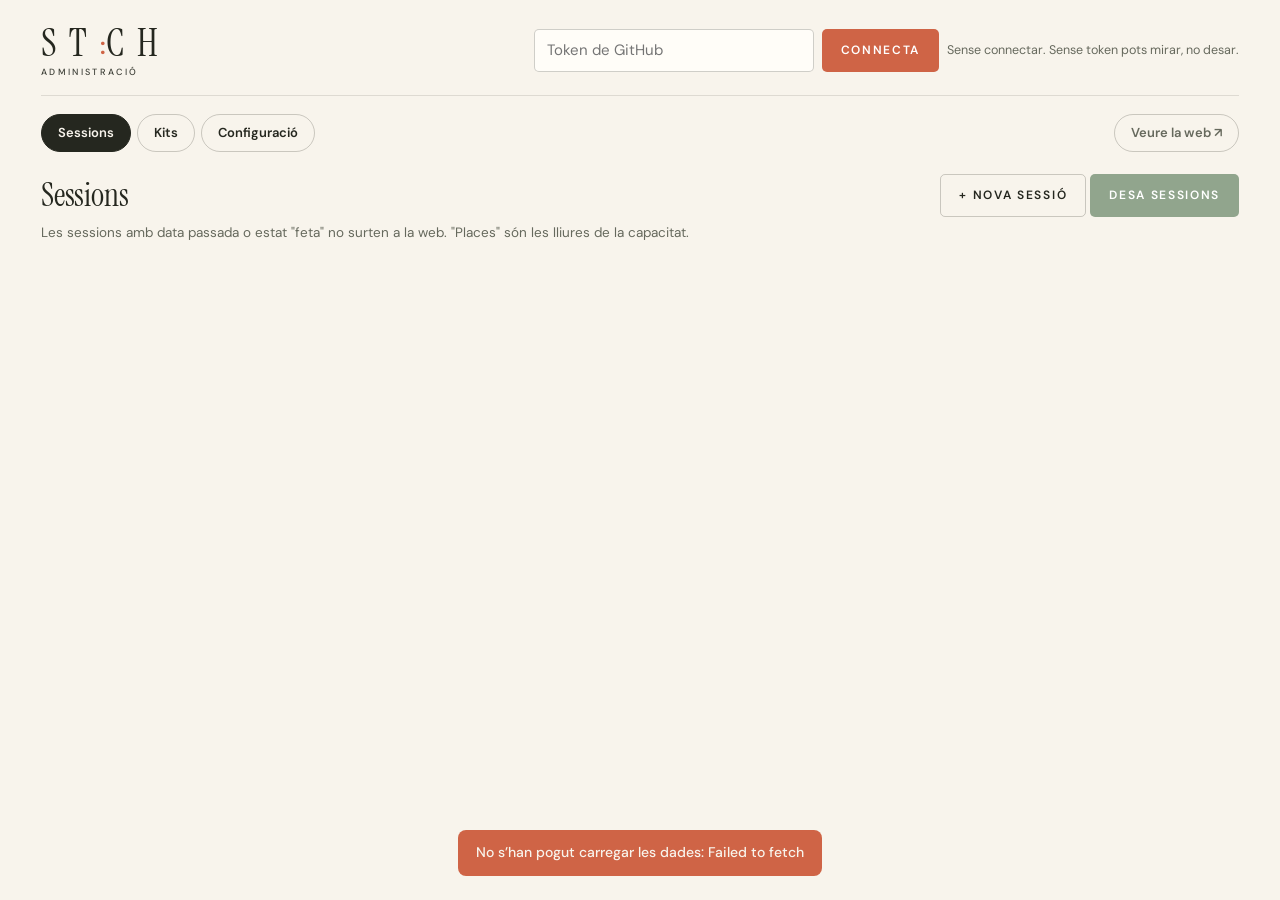
<file: admin.html>
<!doctype html><html lang="ca"><head><meta charset="utf-8"><meta name="viewport" content="width=device-width,initial-scale=1">
<title>STICH · Administració</title><meta name="robots" content="noindex,nofollow">
<link rel="preconnect" href="https://fonts.googleapis.com"><link rel="preconnect" href="https://fonts.gstatic.com" crossorigin><link href="https://fonts.googleapis.com/css2?family=Instrument+Serif:ital@0;1&family=DM+Sans:ital,opsz,wght@0,9..40,400;0,9..40,500;0,9..40,600;0,9..40,700;1,9..40,400&display=swap" rel="stylesheet">
<style>
/* ============ STICH Zürich — styles (v3, after the mockup) ============ */
:root{
  --cream:#F8F4EC; --warm:#FFFDF8; --ink:#25271F; --ink-2:#3F4139; --ink-3:#66695D;
  --line:rgba(37,39,31,.12); --line-2:rgba(37,39,31,.22);
  --sage:#91A58D; --blue:#8FA5BD; --mustard:#E8B846; --coral:#CF6446; --pink:#EBAA9E; --yellow:#F4D478;
  --sage-soft:#DCE4D7; --blue-soft:#D8E1EA; --mustard-soft:#F6E4B3; --coral-soft:#F4D2C6; --pink-soft:#F8DED7; --yellow-soft:#FBEFC8;
  --bg:var(--cream); --surface:var(--warm); --text:var(--ink); --muted:var(--ink-2); --faint:var(--ink-3);
  --serif:"Instrument Serif","Cormorant Garamond",Georgia,"Times New Roman",serif;
  --sans:"DM Sans","Inter",system-ui,-apple-system,"Segoe UI",Helvetica,Arial,sans-serif;
  --ease:cubic-bezier(.22,.61,.36,1);
  --gutter:clamp(18px,3.2vw,48px);
  --radius:14px;
  color-scheme:light;
}
/* Dark is opt-in through the toggle only: the brand look is light and warm. */
:root[data-theme="dark"]{
  --bg:#1E1F1A; --surface:#262821; --text:#F1ECE2; --muted:#C9C3B6; --faint:#9A9587;
  --line:rgba(241,236,226,.14); --line-2:rgba(241,236,226,.26);
  --sage-soft:#3B4A39; --blue-soft:#37434F; --mustard-soft:#5A4A22; --coral-soft:#5C3327; --pink-soft:#5A3A34; --yellow-soft:#57491F;
  color-scheme:dark;
}
*,*::before,*::after{box-sizing:border-box}
html{scroll-behavior:smooth}
body{margin:0;background:var(--bg);color:var(--text);font-family:var(--sans);font-size:17px;line-height:1.55;-webkit-font-smoothing:antialiased;overflow-x:hidden}
img,svg{max-width:100%;display:block}
a{color:inherit}
button{font:inherit;color:inherit}
h1,h2,h3,h4{font-family:var(--serif);font-weight:400;margin:0;letter-spacing:-.005em;text-wrap:balance}
h1{font-size:clamp(44px,5.4vw,84px);line-height:1.02}
h2{font-size:clamp(34px,3.8vw,54px);line-height:1.08}
h3{font-size:clamp(24px,2.4vw,32px);line-height:1.15}
em.i{font-style:italic;color:var(--coral)}
p{margin:0 0 1em}
.wrap{width:min(100% - 2*var(--gutter),1360px);margin-inline:auto}
.section{padding-block:clamp(48px,7vw,96px)}
.eyebrow{font-size:12.5px;letter-spacing:.2em;text-transform:uppercase;color:var(--muted);margin:0 0 14px;font-weight:600;display:inline-block}
.eyebrow--dash{position:relative;padding-bottom:8px}
.eyebrow--dash::after{content:"";position:absolute;left:0;right:0;bottom:0;border-top:2px dashed var(--mustard)}
.lead{font-size:clamp(17px,1.3vw,19px);color:var(--muted);max-width:52ch;font-weight:500}
.sr{position:absolute!important;width:1px;height:1px;overflow:hidden;clip:rect(0 0 0 0);white-space:nowrap}
:focus-visible{outline:2px solid var(--coral);outline-offset:3px;border-radius:4px}
.sec-title{font-family:var(--serif);font-weight:700;font-size:clamp(28px,2.6vw,36px);letter-spacing:.06em;text-transform:uppercase;display:flex;align-items:center;gap:10px}
.sec-title .star{color:var(--coral);font-size:1.1em;line-height:1}

/* ---- buttons ---- */
.btn{display:inline-flex;align-items:center;gap:10px;padding:15px 26px;border-radius:5px;border:1px solid transparent;text-decoration:none;font-size:13px;letter-spacing:.14em;text-transform:uppercase;font-weight:600;cursor:pointer;transition:transform .35s var(--ease),background .3s,color .3s,border-color .3s;background:var(--coral);color:#fff;white-space:nowrap}
.btn:hover{transform:translate(2px,-2px) rotate(-.5deg);background:#B9563A}
.btn--sage{background:var(--sage);color:#fff}.btn--sage:hover{background:#7C9178}
.btn--ghost{background:transparent;border-color:var(--line-2);color:var(--text)}.btn--ghost:hover{background:var(--surface)}
.btn--sm{padding:11px 18px;font-size:12px}
.link{display:inline-flex;align-items:center;gap:8px;font-size:13px;letter-spacing:.14em;text-transform:uppercase;font-weight:700;text-decoration:none;color:var(--coral);background:none;border:0;padding:0;cursor:pointer}
.link svg{transition:transform .3s var(--ease);flex:0 0 auto}.link:hover svg{transform:translateX(4px)}
.link--sage{color:#6E8A69}.link--blue{color:#5F7A98}.link--mustard{color:#B0841A}.link--pink{color:#C4705F}.link--coral{color:var(--coral)}.link--yellow{color:#B08A1E}
.link--ink{color:var(--text)}

/* ---- draft notice ---- */
.notice{background:var(--mustard-soft);color:var(--ink);font-size:12.5px;text-align:center;padding:7px var(--gutter)}
:root[data-theme="dark"] .notice{color:var(--text)}

/* ---- header ---- */
.header{position:sticky;top:0;z-index:50;border-bottom:1px solid transparent;transition:border-color .3s}
.header::before{content:"";position:absolute;inset:0;z-index:-1;background:color-mix(in srgb,var(--bg) 88%,transparent);backdrop-filter:blur(10px);-webkit-backdrop-filter:blur(10px)}
.header__in{display:flex;align-items:center;gap:24px;padding-block:24px;transition:padding .3s var(--ease)}
.header.is-stuck{border-bottom-color:var(--line)}
.header.is-stuck .header__in{padding-block:12px}
.logo{text-decoration:none;display:block;line-height:1}
.logo__mark{font-family:var(--serif);font-size:38px;letter-spacing:.34em;display:flex;align-items:baseline}
.logo__mark .colon{color:var(--coral);font-family:var(--sans);font-weight:600;font-size:24px;letter-spacing:0;transform:translateY(-2px)}
.logo__sub{font-size:9px;letter-spacing:.26em;text-transform:uppercase;color:var(--muted);margin-top:6px;font-weight:500;white-space:nowrap}
@media (max-width:420px){.logo__mark{font-size:28px}.logo__sub{font-size:7.5px;letter-spacing:.2em}}
.nav{display:flex;gap:30px;margin-left:auto;align-items:center}
.nav a{text-decoration:none;font-size:12.5px;letter-spacing:.16em;text-transform:uppercase;font-weight:600;padding:6px 0;border-bottom:2px solid transparent;transition:border-color .3s}
.nav a:hover,.nav a.is-active{border-bottom-color:var(--coral)}
.header__tools{display:flex;align-items:center;gap:12px}
.lang{position:relative}
.lang select{appearance:none;-webkit-appearance:none;background:transparent;border:1px solid var(--line-2);border-radius:5px;padding:8px 28px 8px 11px;font:inherit;font-size:11.5px;letter-spacing:.12em;font-weight:700;color:var(--text);cursor:pointer}
.lang::after{content:"";position:absolute;right:11px;top:50%;width:6px;height:6px;border-right:1.5px solid var(--faint);border-bottom:1.5px solid var(--faint);transform:translateY(-70%) rotate(45deg);pointer-events:none}
.burger{display:none;background:transparent;border:1px solid var(--line-2);border-radius:5px;width:40px;height:36px;place-items:center;cursor:pointer}
.burger span{display:block;width:18px;height:1.5px;background:var(--text);margin:2.5px 0}
@media (max-width:1100px){
  .nav{position:fixed;inset:0;background:var(--bg);flex-direction:column;justify-content:center;gap:22px;transform:translateY(-100%);visibility:hidden;transition:transform .45s var(--ease),visibility 0s .45s;z-index:40;margin:0}
  .nav.is-open{transform:none;visibility:visible;transition-delay:0s}
  .nav a{font-size:22px;letter-spacing:.04em;font-family:var(--serif);text-transform:none;font-weight:400}
  .header__cta{display:none}
  .burger{display:grid;position:relative;z-index:45}
  .burger.is-open span:nth-child(1){transform:translateY(4px) rotate(45deg)}
  .burger.is-open span:nth-child(2){opacity:0}
  .burger.is-open span:nth-child(3){transform:translateY(-4px) rotate(-45deg)}
  .header__tools{margin-left:auto}
}

/* ---- photo placeholders ---- */
.photo{position:relative;overflow:hidden;isolation:isolate;background:var(--sage-soft)}
.photo .ph,.photo img{width:100%;height:100%;object-fit:cover;display:block;transition:transform .8s var(--ease)}
.photo img.real{position:absolute;inset:0;z-index:1}
.card__img img.real{position:absolute;inset:0;width:100%;height:100%;object-fit:cover;z-index:1}

/* ---- hero ---- */
.hero{padding-top:clamp(20px,3vw,40px);position:relative;overflow:hidden}
.hero__grid{display:grid;grid-template-columns:minmax(0,1fr) minmax(0,1.3fr);gap:clamp(20px,3vw,40px);align-items:center}
.hero__copy{padding-block:clamp(24px,4vw,56px) clamp(40px,6vw,80px);max-width:580px}
.hero h1{font-size:clamp(48px,5.2vw,76px);line-height:1.06;letter-spacing:-.01em}
.hero__dash{display:block;width:230px;height:6px;color:var(--mustard);margin:22px 0 22px}
.hero .lead{max-width:30ch;font-size:17px;margin-bottom:30px}
.hero__cta{display:flex;flex-wrap:wrap;gap:12px;align-items:center}
.hero__photo{position:relative;align-self:stretch;min-height:clamp(400px,48vw,680px);margin-right:calc(-1*var(--gutter)*.5);margin-bottom:-22px}
.photo--hero{position:absolute;inset:0;clip-path:url(#heroClip)}
.badge-circle{position:absolute;top:3%;right:4%;width:150px;height:150px;border-radius:50%;background:var(--blue);color:#fff;display:grid;place-items:center;text-align:center;padding:22px;font-size:11px;letter-spacing:.04em;line-height:1.35;transform:rotate(4deg);box-shadow:0 10px 30px rgba(37,39,31,.14);z-index:2}
.badge-circle b{display:block;font-weight:700;letter-spacing:.12em;font-size:10.5px;margin-bottom:4px;text-transform:uppercase}
.badge-circle::before{content:"";position:absolute;inset:7px;border:1.5px dashed rgba(255,255,255,.8);border-radius:50%}
@media (max-width:860px){
  .hero__grid{grid-template-columns:1fr}
  .hero__copy{padding-bottom:8px;max-width:none}
  .hero__photo{min-height:0;aspect-ratio:4/3;margin-right:0;margin-bottom:-22px}
  .badge-circle{width:118px;height:118px;font-size:10px;padding:16px;right:8px;top:-12px}
}

/* ---- steps strip (torn-paper edges) ---- */
.steps{background:var(--surface);position:relative;padding-block:clamp(26px,3.5vw,44px);z-index:3}
.steps::before,.steps::after{content:"";position:absolute;left:0;right:0;height:30px;background:var(--surface);-webkit-mask:url("data:image/svg+xml,%3Csvg xmlns='http://www.w3.org/2000/svg' viewBox='0 0 1440 22' preserveAspectRatio='none'%3E%3Cpath d='M0 22 L0 12 C120 2 240 20 360 10 S600 0 720 12 S960 22 1080 8 S1320 4 1440 14 L1440 22Z' fill='black'/%3E%3C/svg%3E") center/100% 100% no-repeat;mask:url("data:image/svg+xml,%3Csvg xmlns='http://www.w3.org/2000/svg' viewBox='0 0 1440 22' preserveAspectRatio='none'%3E%3Cpath d='M0 22 L0 12 C120 2 240 20 360 10 S600 0 720 12 S960 22 1080 8 S1320 4 1440 14 L1440 22Z' fill='black'/%3E%3C/svg%3E") center/100% 100% no-repeat}
.steps::before{top:-29px}
.steps::after{bottom:-29px;transform:scaleY(-1)}
.steps__grid{display:grid;grid-template-columns:repeat(4,1fr);gap:24px;position:relative}
.step{display:flex;gap:16px;align-items:center;position:relative}
.step__icon{width:96px;height:96px;flex:0 0 96px}
.step__icon svg{width:100%;height:100%}
.step__num{font-family:var(--sans);font-weight:700;font-size:19px;letter-spacing:.06em;margin-bottom:2px}
.step__label{font-size:14.5px;letter-spacing:.12em;text-transform:uppercase;font-weight:700;line-height:1.4}
.steps__thread{position:absolute;left:0;right:0;top:50%;height:4px;width:100%;transform:translateY(-2px);z-index:0;color:var(--line-2)}
.step>*{position:relative;z-index:1;background:var(--surface)}
@media (max-width:900px){.steps__grid{grid-template-columns:1fr 1fr;gap:18px 14px}.steps__thread{display:none}}
@media (max-width:420px){.step{gap:10px}.step__icon{width:76px;height:76px;flex-basis:76px}.step__label{font-size:12.5px}}

/* ---- section heads ---- */
.sec-head{display:flex;align-items:center;justify-content:space-between;gap:20px;margin-bottom:clamp(20px,2.6vw,32px);flex-wrap:wrap}

/* ---- kit cards ---- */
.grid{display:grid;grid-template-columns:repeat(4,1fr);gap:24px}
@media (max-width:1100px){.grid{grid-template-columns:repeat(3,1fr)}}
@media (max-width:800px){.grid{grid-template-columns:repeat(2,1fr);gap:14px}}
@media (max-width:520px){
  .grid{display:flex;overflow-x:auto;gap:14px;scroll-snap-type:x mandatory;padding-bottom:12px;margin-inline:calc(-1*var(--gutter));padding-inline:var(--gutter);scrollbar-width:thin}
  .grid>*{flex:0 0 80%;scroll-snap-align:start}
}
.card{background:var(--surface);border:1px solid var(--line);border-radius:var(--radius);overflow:hidden;display:flex;flex-direction:column;transition:transform .45s var(--ease),border-color .3s;position:relative}
.card:hover{transform:translateY(-4px);border-color:var(--line-2)}
.card__img{aspect-ratio:4/5;position:relative;overflow:hidden}
.card__img .ph{width:100%;height:100%;transition:transform .8s var(--ease)}
.card:hover .card__img .ph,.card:hover .card__img img{transform:scale(1.02)}
.card__lvl{position:absolute;top:14px;left:14px;font-size:11px;letter-spacing:.16em;text-transform:uppercase;font-weight:700;padding:6px 10px;border-radius:3px;color:var(--ink)}
.card__body{padding:20px 18px 22px;display:flex;flex-direction:column;gap:10px;flex:1}
.card__title{font-family:var(--sans);font-size:20px;font-weight:700;letter-spacing:.06em;text-transform:uppercase;line-height:1.2}
.card__sub{font-size:14.5px;color:var(--muted);margin:-4px 0 0;font-weight:500}
.card__desc{font-size:13.5px;color:var(--faint);margin:0;flex:1}
.card__meta{display:flex;gap:16px;font-size:14.5px;color:var(--text);align-items:center;padding-top:10px;border-top:1px dashed var(--line);font-weight:500;margin-top:auto}
.card__meta span{display:inline-flex;align-items:center;gap:6px}
.card__meta svg{width:17px;height:17px;stroke:currentColor;fill:none;stroke-width:1.6;stroke-linecap:round;stroke-linejoin:round}
.card__date{font-size:14px;padding:10px 12px;border-radius:5px;display:flex;align-items:center;gap:8px;font-weight:600;color:var(--ink)}
.card__date svg{width:16px;height:16px;stroke:currentColor;fill:none;stroke-width:1.6;stroke-linecap:round;stroke-linejoin:round;flex:0 0 auto}
.card__date--none{background:var(--bg);color:var(--faint);border:1px dashed var(--line-2)}
.card__links{margin-top:4px;display:flex;justify-content:space-between;gap:10px;flex-wrap:wrap}
.card__kit{font-size:12px}
.card[hidden]{display:none}
.accent-coral .card__date,.accent-coral .card__lvl{background:var(--coral-soft)}
.accent-sage .card__date,.accent-sage .card__lvl{background:var(--sage-soft)}
.accent-mustard .card__date,.accent-mustard .card__lvl{background:var(--mustard-soft)}
.accent-blue .card__date,.accent-blue .card__lvl{background:var(--blue-soft)}
.accent-pink .card__date,.accent-pink .card__lvl{background:var(--pink-soft)}
.accent-yellow .card__date,.accent-yellow .card__lvl{background:var(--yellow-soft)}
:root[data-theme="dark"] .card__lvl,:root[data-theme="dark"] .card__date{color:var(--text)}
.empty{grid-column:1/-1;text-align:center;color:var(--faint);padding:40px 0;font-family:var(--serif);font-size:24px}

/* ---- filters (only in the expanded catalogue) ---- */
.filters{display:flex;flex-wrap:wrap;gap:10px 28px;align-items:center;margin:8px 0 22px}
.filters[hidden]{display:none}
.filters__group{display:flex;gap:8px;align-items:center;flex-wrap:wrap}
.filters__label{font-size:11px;letter-spacing:.14em;text-transform:uppercase;color:var(--faint);margin-right:6px;font-weight:700}
.chip{border:1px solid var(--line-2);background:transparent;border-radius:999px;padding:6px 13px;font-size:12.5px;cursor:pointer;transition:background .25s,border-color .25s,color .25s}
.chip:hover{border-color:var(--text)}
.chip[aria-pressed="true"]{background:var(--ink);color:var(--cream);border-color:var(--ink)}
:root[data-theme="dark"] .chip[aria-pressed="true"]{background:var(--cream);color:var(--ink);border-color:var(--cream)}
.filters__count{margin-left:auto;font-size:13px;color:var(--faint)}

/* ---- kits feature ---- */
.kitsec{padding-block:clamp(40px,6vw,80px);position:relative}
.kitsec__grid{display:grid;grid-template-columns:1.15fr 1fr .8fr;gap:clamp(24px,3.5vw,48px);align-items:center}
.kitsec__box{border-radius:22px;aspect-ratio:1/1}
.kitsec__copy h2{margin:10px 0 16px}
.kitsec__copy .lead{font-size:17px;margin-bottom:24px}
.kitsec__right{position:relative;aspect-ratio:1}
.kitsec__blob{position:absolute;left:-8%;bottom:-6%;width:62%;aspect-ratio:1;border-radius:50%;background:var(--yellow);opacity:.9;z-index:0}
.kitsec__blob--sage{left:auto;right:-6%;top:-6%;bottom:auto;width:36%;background:var(--sage);opacity:.75}
.label-photo{position:relative;z-index:1;aspect-ratio:1;border-radius:50%;background:#EADFCF;display:grid;place-items:center;overflow:hidden;filter:url(#grain)}
.label-photo::after{content:"";position:absolute;inset:10px;border:1.5px dashed rgba(37,39,31,.22);border-radius:50%}
.label{background:#F7F1E6;color:#25271F;padding:22px 24px;border:1px solid rgba(37,39,31,.15);font-family:ui-monospace,"SF Mono",Menlo,monospace;font-size:11.5px;line-height:1.7;transform:rotate(-5deg);box-shadow:0 12px 24px rgba(37,39,31,.08);width:min(68%,210px)}
.label b{display:block;letter-spacing:.32em;font-size:15px;font-family:var(--serif);font-weight:400;margin-bottom:8px}
.label .heart{color:#CF6446;margin-top:8px;display:block;text-align:right}
@media (max-width:1000px){.kitsec__grid{grid-template-columns:1fr 1fr}.kitsec__right{display:none}}
@media (max-width:700px){.kitsec__grid{grid-template-columns:1fr}}

/* ---- space ---- */
.space{padding-block:clamp(40px,5vw,64px);position:relative}
.space__grid{display:grid;grid-template-columns:.75fr 1.9fr;gap:clamp(24px,3.5vw,48px);align-items:center}
.space__copy h3{font-family:var(--sans);font-size:17px;line-height:1.55;font-weight:400;color:var(--text);text-wrap:pretty;margin-bottom:18px}
.space__photo{aspect-ratio:21/9;border-radius:22px}
.space__blob{position:absolute;left:-40px;bottom:-30px;width:180px;aspect-ratio:1;border-radius:50%;background:var(--yellow);opacity:.85;z-index:-1}
.space__note{font-size:12.5px;color:var(--faint);margin-top:14px}
@media (max-width:800px){.space__grid{grid-template-columns:1fr}.space__photo{aspect-ratio:16/9}}

/* ---- info bar ---- */
.info{border-top:1px solid var(--line);border-bottom:1px solid var(--line);background:var(--surface)}
.info__grid{display:grid;grid-template-columns:repeat(5,1fr);gap:24px;padding-block:30px}
.info__item{display:flex;gap:12px;align-items:center}
.info__item svg{width:64px;height:64px;flex:0 0 64px}
.info__item b{display:block;font-size:12.5px;letter-spacing:.16em;text-transform:uppercase;margin-bottom:3px}
.info__item span{font-size:14px;color:var(--muted);line-height:1.45;font-weight:500}
@media (max-width:1000px){.info__grid{grid-template-columns:repeat(3,1fr)}}
@media (max-width:640px){.info__grid{grid-template-columns:1fr 1fr}.info__item{flex-direction:column;align-items:flex-start;gap:4px}}

/* ---- formats + dates ---- */
.plan{display:grid;grid-template-columns:1fr 1.25fr;gap:clamp(24px,4vw,56px);align-items:start}
.formats{display:flex;flex-direction:column;gap:12px}
.format{background:var(--surface);border:1px solid var(--line);border-radius:var(--radius);padding:20px 22px;display:grid;grid-template-columns:auto 1fr auto;gap:18px;align-items:center;position:relative}
.format__price{font-family:var(--serif);font-size:46px;line-height:1;min-width:96px}
.format__price small{font-family:var(--sans);font-size:12px;letter-spacing:.1em;color:var(--muted);margin-left:4px;font-weight:600}
.format__name{font-size:13px;letter-spacing:.14em;text-transform:uppercase;font-weight:700}
.format__meta{color:var(--muted);font-size:14px;font-weight:500}
.format__tag{font-size:11px;letter-spacing:.14em;text-transform:uppercase;font-weight:700;background:var(--ink);color:var(--cream);padding:5px 9px;border-radius:3px;white-space:nowrap}
.format--short{border-left:6px solid var(--pink)}.format--long{border-left:6px solid var(--blue)}
.format--sat{background:var(--sage-soft);border-color:transparent;border-left:6px solid var(--sage);transform:scale(1.02)}
.plan__incl{font-size:14px;color:var(--faint);margin-top:16px;font-weight:500}
.dates{display:flex;flex-direction:column;gap:12px}
.date{display:grid;grid-template-columns:auto 1fr auto;gap:18px;align-items:center;background:var(--surface);border:1px solid var(--line);border-radius:var(--radius);padding:14px 18px 14px 14px;transition:transform .4s var(--ease)}
.date:hover{transform:translateX(4px)}
.date__day{font-family:var(--serif);font-size:30px;line-height:1;padding:12px 14px;border-radius:8px;min-width:104px;text-align:center;color:var(--ink)}
.date__day small{display:block;font-family:var(--sans);font-size:10.5px;letter-spacing:.1em;text-transform:uppercase;color:var(--ink-2);margin-top:5px;font-weight:700;opacity:.8}
.date--short .date__day{background:var(--pink-soft)}.date--sat .date__day{background:var(--sage-soft)}.date--long .date__day{background:var(--blue-soft)}
.date__fmt b{display:block;font-size:13px;letter-spacing:.08em;text-transform:uppercase;font-weight:700}
.date__fmt span{font-size:13.5px;color:var(--muted);font-weight:500}
.date__kits{display:flex;flex-wrap:wrap;gap:5px;margin-top:7px}
.date__kits span{font-size:12.5px;padding:3px 10px;border-radius:999px;background:var(--bg);border:1px solid var(--line);font-weight:500}
.date__seats{display:flex;flex-direction:column;align-items:flex-end;gap:6px;font-size:12.5px;color:var(--muted);font-weight:500}
.seats{display:flex;gap:4px}
.seats i{width:10px;height:10px;border-radius:50%;background:var(--sage);display:block}
.seats i.taken{background:var(--line-2)}
.date__prov{font-size:13px;color:var(--faint);margin-top:14px;font-weight:500}
@media (max-width:900px){.plan{grid-template-columns:1fr}.format--sat{transform:none}}
@media (max-width:600px){.date{grid-template-columns:auto 1fr}.date__seats{grid-column:1/-1;flex-direction:row;justify-content:space-between;align-items:center}.format{grid-template-columns:auto 1fr}.format__tag{grid-column:2;justify-self:start}}

/* ---- FAQ ---- */
.faq{display:grid;grid-template-columns:.8fr 1.6fr;gap:clamp(24px,5vw,72px);align-items:start;position:relative}
.faq__head{position:relative}
.faq__deco{position:absolute;right:0;top:-10px;color:var(--coral)}
.faq__list{border-top:1px solid var(--line-2)}
.faq details{border-bottom:1px solid var(--line-2)}
.faq summary{cursor:pointer;list-style:none;display:flex;justify-content:space-between;align-items:center;gap:16px;padding:22px 0;font-family:var(--serif);font-size:clamp(22px,2.1vw,28px);line-height:1.2}
.faq summary::-webkit-details-marker{display:none}
.faq summary::after{content:"+";font-family:var(--sans);font-size:26px;color:var(--coral);flex:0 0 auto;transition:transform .35s var(--ease)}
.faq details[open] summary::after{transform:rotate(45deg)}
.faq details p{padding:0 48px 24px 0;margin:0;color:var(--muted);font-size:16.5px;font-weight:500;max-width:62ch}
@media (max-width:800px){.faq{grid-template-columns:1fr}}

/* ---- contact ---- */
.contact{background:#2A2E25;color:var(--cream);position:relative;overflow:hidden;padding-block:clamp(40px,5.5vw,72px)}
.contact::before{content:"";position:absolute;left:0;right:0;top:0;height:5px;background:linear-gradient(90deg,var(--coral) 0 25%,var(--mustard) 25% 50%,var(--sage) 50% 75%,var(--blue) 75%)}
.contact .eyebrow{color:var(--mustard)}
.contact h2{max-width:22ch}
.contact__grid{display:grid;grid-template-columns:1.4fr 1fr;gap:40px;align-items:end;position:relative}
.contact__mail{font-family:var(--serif);font-size:clamp(24px,3.2vw,40px);color:var(--yellow);text-decoration:none;display:inline-block;border-bottom:2px dashed rgba(244,212,120,.5);word-break:break-all}
.contact__mail:hover{border-bottom-color:var(--yellow)}
.contact p{color:rgba(248,244,236,.8);max-width:52ch;font-weight:500}
.contact__side{display:flex;flex-direction:column;gap:14px;font-size:14.5px;color:rgba(248,244,236,.8);font-weight:500}
.contact__side b{color:var(--coral);display:block;font-size:11.5px;letter-spacing:.16em;text-transform:uppercase;margin-bottom:4px}
.contact__deco{position:absolute;right:-30px;top:-40px;width:240px;color:rgba(248,244,236,.1)}
@media (max-width:800px){.contact__grid{grid-template-columns:1fr}}

/* ---- footer ---- */
.footer{padding-block:20px;font-size:13px;color:var(--faint);font-weight:500}
.footer__in{display:flex;justify-content:space-between;gap:16px;flex-wrap:wrap;align-items:center}
.footer a{text-decoration:none}
.footer a:hover{color:var(--text)}

/* ---- reveal: page visible at rest; JS hides only below-the-fold blocks until they scroll in ---- */
.reveal{transition:opacity .6s var(--ease),transform .6s var(--ease)}
.reveal.pre{opacity:0;transform:translateY(15px)}
.reveal--d1{transition-delay:.08s}.reveal--d2{transition-delay:.16s}.reveal--d3{transition-delay:.24s}
.draw.pre path{stroke-dasharray:1;stroke-dashoffset:1}
.draw.is-in path{stroke-dasharray:1;animation:draw 1.4s var(--ease) forwards}
@keyframes draw{from{stroke-dashoffset:1}to{stroke-dashoffset:0}}
@media (prefers-reduced-motion:reduce){
  html{scroll-behavior:auto}
  .reveal.pre{opacity:1;transform:none}
  .draw.pre path{stroke-dashoffset:0}
  *{transition-duration:.01ms!important;animation-duration:.01ms!important}
}

/* ---- kit page ---- */
.kitpage{padding-bottom:clamp(40px,6vw,80px)}
.kit__hero{padding-top:clamp(20px,3vw,40px)}
.kit__back{margin-bottom:22px}
.kit__grid{display:grid;grid-template-columns:1.1fr .9fr;gap:clamp(24px,4vw,56px);align-items:start}
.kit__copy h1{font-size:clamp(40px,4.6vw,66px);line-height:1.06;margin:8px 0 16px}
.pills{display:flex;flex-wrap:wrap;gap:8px;margin:4px 0 8px}
.pill{font-size:12.5px;letter-spacing:.06em;font-weight:600;padding:7px 12px;border-radius:999px;background:var(--surface);border:1px solid var(--line-2)}
.kit__photo{position:relative}
.kit__img{aspect-ratio:4/5;border-radius:24px 80px 24px 24px}
.kit__photo .card__lvl{top:16px;left:16px}
.kit__mats{margin-top:28px}
.mats{display:grid;grid-template-columns:1fr 1fr;gap:10px}
.mat{background:var(--surface);border:1px solid var(--line);border-radius:10px;padding:12px 14px;display:grid;grid-template-columns:auto 1fr;gap:4px 10px;align-items:center;font-size:14px}
.mat__sw{width:14px;height:14px;border-radius:50%;grid-row:1/3}
.mat b{font-size:13px;letter-spacing:.06em;text-transform:uppercase}
.mat span{color:var(--muted);font-weight:500}
.kit__lock{margin-top:clamp(32px,5vw,56px);background:var(--ink);color:var(--cream);border-radius:var(--radius);padding:clamp(24px,4vw,44px);display:grid;grid-template-columns:1.4fr 1fr;gap:32px;align-items:center;position:relative;overflow:hidden}
.kit__lock::before{content:"";position:absolute;left:0;right:0;top:0;height:5px;background:linear-gradient(90deg,var(--coral) 0 25%,var(--mustard) 25% 50%,var(--sage) 50% 75%,var(--blue) 75%)}
.kit__lock .eyebrow{color:var(--mustard)}
.kit__lock h2{margin:6px 0 12px}
.kit__lock p{color:rgba(248,244,236,.8);max-width:50ch;font-weight:500;margin:0}
.kit__lock--soon{grid-template-columns:1fr}
.kit__buybox{display:flex;flex-direction:column;gap:10px;align-items:flex-start;justify-self:end}
.kit__buybox small{font-size:12.5px;color:rgba(248,244,236,.6)}
.kit__owned{margin-top:clamp(32px,5vw,56px);background:var(--sage-soft);border-left:6px solid var(--sage);border-radius:var(--radius);padding:20px 24px;display:flex;flex-wrap:wrap;gap:8px 24px;align-items:center}
.kit__owned b{font-size:14px;letter-spacing:.12em;text-transform:uppercase}
.kit__owned span{color:var(--muted);font-weight:500;flex:1;min-width:240px}
.kit__guide{margin-top:clamp(40px,6vw,72px)}
.toc{display:flex;gap:6px;flex-wrap:wrap}
.toc a{text-decoration:none;font-size:12px;font-weight:700;letter-spacing:.1em;width:36px;height:36px;display:grid;place-items:center;border:1px solid var(--line-2);border-radius:50%}
.toc a:hover{background:var(--surface);border-color:var(--text)}
.steps-list{display:flex;flex-direction:column;gap:22px}
.gstep{background:var(--surface);border:1px solid var(--line);border-radius:var(--radius);display:grid;grid-template-columns:1.1fr .9fr;gap:clamp(20px,3vw,40px);padding:clamp(20px,3vw,32px);align-items:start}
.gstep__num{width:52px;height:52px;border-radius:50%;display:grid;place-items:center;font-weight:700;letter-spacing:.06em;color:var(--ink);margin-bottom:12px}
.gstep h3{font-family:var(--serif);font-size:clamp(26px,2.6vw,34px);margin:4px 0 14px}
.gsub{margin:0;padding:0 0 0 22px;display:flex;flex-direction:column;gap:9px;font-size:16px;font-weight:500}
.gsub li b{display:block;font-size:12px;letter-spacing:.12em;text-transform:uppercase;color:var(--faint);margin-bottom:1px}
.gtip{margin-top:16px;background:var(--mustard-soft);border-radius:8px;padding:12px 14px;font-size:14.5px;font-weight:500}
.gtip b{display:block;font-size:11.5px;letter-spacing:.14em;text-transform:uppercase;margin-bottom:3px}
.gtip--warn{background:var(--coral-soft)}
.gcheck{margin-top:16px;border:1.5px dashed var(--sage);border-radius:8px;padding:12px 14px;font-size:14.5px;font-weight:500;color:var(--muted)}
.gcheck b{display:block;font-size:11.5px;letter-spacing:.14em;text-transform:uppercase;color:#5F7A5A;margin-bottom:3px}
.gstep__visual{position:sticky;top:110px}
.gstep__visual img{width:100%;border-radius:12px;border:1px solid var(--line);background:#fff}
.gstep__ph{aspect-ratio:4/3;border-radius:12px;display:grid;place-items:center;padding:20px}
.gcap{display:block;margin-top:8px;font-size:12px;letter-spacing:.1em;text-transform:uppercase;color:var(--faint);font-weight:600}
.kit__source{margin-top:28px;font-size:14px;color:var(--muted);font-weight:500;border-top:1px dashed var(--line-2);padding-top:18px}
.kit__source b{color:var(--text);letter-spacing:.08em;text-transform:uppercase;font-size:12px}
.kit__source a{color:var(--coral)}
.kit__source p{margin:6px 0 0;font-size:13px;color:var(--faint)}
.kit__made{margin-top:32px;background:#2A2E25;color:var(--cream);border-radius:var(--radius);padding:clamp(28px,4vw,48px);text-align:center}
.kit__made .eyebrow{color:var(--mustard)}
.kit__made p:last-child{color:rgba(248,244,236,.8);max-width:56ch;margin:12px auto 0;font-weight:500}
.kit__book{margin-top:clamp(40px,6vw,72px);display:grid;grid-template-columns:1fr auto;gap:24px;align-items:center;border-top:1px solid var(--line-2);padding-top:clamp(28px,4vw,44px)}
.kit__book h2{margin:6px 0 10px}
@media (max-width:900px){.kit__grid{grid-template-columns:1fr}.kit__photo{order:-1;max-width:420px}.kit__lock{grid-template-columns:1fr}.kit__buybox{justify-self:start}.gstep{grid-template-columns:1fr}.gstep__visual{position:static}.kit__book{grid-template-columns:1fr}}
@media (max-width:600px){.mats{grid-template-columns:1fr}}

/* ---- admin ---- */
.adm{padding-block:24px 80px;font-size:15px}
.adm__head{display:flex;justify-content:space-between;align-items:center;gap:20px;flex-wrap:wrap;padding-bottom:18px;border-bottom:1px solid var(--line)}
.adm__auth{display:flex;gap:8px;align-items:center;flex-wrap:wrap}
.adm__auth input{border:1px solid var(--line-2);border-radius:5px;padding:9px 12px;font:inherit;width:280px;background:var(--surface)}
.adm__status{font-size:12.5px;color:var(--faint);max-width:420px}
.adm__status.is-ok{color:#5F7A5A}.adm__status.is-err{color:var(--coral)}
.adm__tabs{display:flex;gap:6px;margin:18px 0 22px;flex-wrap:wrap}
.adm__tab{border:1px solid var(--line-2);background:transparent;border-radius:999px;padding:8px 16px;font-size:13px;font-weight:600;cursor:pointer;text-decoration:none;color:var(--text)}
.adm__tab.is-on{background:var(--ink);color:var(--cream);border-color:var(--ink)}
.adm__tab--link{margin-left:auto;color:var(--faint)}
.adm__bar{display:flex;justify-content:space-between;align-items:center;gap:14px;flex-wrap:wrap;margin-bottom:6px}
.adm__bar h2{font-size:32px}
.adm__hint{font-size:13.5px;color:var(--faint);margin:0 0 18px;max-width:80ch}
.adm__hint code{background:var(--surface);padding:1px 5px;border-radius:3px}
.adm__list{display:flex;flex-direction:column;gap:12px}
.row{background:var(--surface);border:1px solid var(--line);border-radius:12px;padding:16px 18px}
.row.is-off{opacity:.55}
.row__grid{display:grid;grid-template-columns:repeat(5,1fr);gap:10px 14px}
.row__grid--kit{grid-template-columns:auto repeat(5,1fr)}
.row__wide{grid-column:1/-1}
.row label,.adm__form label{display:flex;flex-direction:column;gap:4px;font-size:11.5px;letter-spacing:.1em;text-transform:uppercase;color:var(--faint);font-weight:700}
.row input,.row select,.row textarea,.adm__form input,.adm__form select,.adm__form textarea{border:1px solid var(--line-2);border-radius:5px;padding:8px 10px;font:inherit;font-size:14px;letter-spacing:0;text-transform:none;color:var(--text);background:var(--bg);font-weight:500}
.row__toggle{flex-direction:row!important;align-items:center;gap:8px!important;align-self:end;padding-bottom:9px}
.row__toggle input{width:18px;height:18px}
.row__kits{margin-top:12px}
.adm__label{display:block;font-size:11.5px;letter-spacing:.1em;text-transform:uppercase;color:var(--faint);font-weight:700;margin-bottom:6px}
.chks{display:flex;flex-wrap:wrap;gap:6px}
.chk{display:inline-flex;align-items:center;gap:6px;border:1px solid var(--line-2);border-radius:999px;padding:4px 10px 4px 6px;font-size:13px;font-weight:500;cursor:pointer}
.chk.is-dim{opacity:.5}
.chk:has(input:checked){background:var(--sage-soft);border-color:var(--sage)}
.row__foot{display:flex;justify-content:space-between;align-items:center;margin-top:12px;gap:12px}
.adm__id{font-family:ui-monospace,Menlo,monospace;font-size:12px;color:var(--faint)}
.row__langs{margin-top:12px}
.row__langs summary{cursor:pointer;font-weight:700;font-size:16px;display:flex;gap:10px;align-items:baseline}
.langs{display:grid;grid-template-columns:repeat(3,1fr);gap:12px;margin-top:12px}
.lang-block{display:flex;flex-direction:column;gap:6px}
.adm__form{display:grid;gap:16px;max-width:760px}
.adm__form fieldset{border:1px solid var(--line-2);border-radius:10px;padding:12px 16px 16px}
.adm__form legend{font-size:11.5px;letter-spacing:.1em;text-transform:uppercase;color:var(--faint);font-weight:700;padding:0 6px}
.fmt-row{display:grid;grid-template-columns:120px 1fr 1fr;gap:12px;align-items:end;margin-top:8px}
.featured{display:grid;grid-template-columns:repeat(2,1fr);gap:8px}
.adm__toast{position:fixed;left:50%;bottom:24px;transform:translateX(-50%);background:var(--ink);color:var(--cream);padding:12px 18px;border-radius:8px;font-size:14px;font-weight:500;z-index:90;max-width:90vw}
.adm__toast.is-err{background:var(--coral)}
@media (max-width:900px){.row__grid,.row__grid--kit{grid-template-columns:1fr 1fr}.langs{grid-template-columns:1fr}.fmt-row{grid-template-columns:1fr}}

/* ---- guide op notes + legend ---- */
.gops{display:flex;flex-wrap:wrap;gap:6px;margin-top:14px}
.gop{font-size:11.5px;letter-spacing:.06em;font-weight:600;border-radius:999px;padding:5px 10px;border:1px solid var(--line-2);background:var(--bg)}
.gop--sew{border-color:var(--coral);color:#A84E33}
.gop--cut::before{content:"✂ ";}
.glegend{display:flex;flex-wrap:wrap;gap:8px;align-items:center;margin:0 0 18px}
.gl{font-size:11.5px;letter-spacing:.06em;font-weight:600;border-radius:999px;padding:6px 11px;border:1px solid var(--line-2);background:var(--surface)}
.gl--sew::before{content:"";display:inline-block;width:22px;border-top:3px dashed var(--coral);margin-right:7px;vertical-align:middle}
.gl--cut::before{content:"✂ "}.gl--fold::before{content:"↷ "}.gl--face::before{content:"● ";color:var(--pink)}
.glegend p{flex-basis:100%;margin:4px 0 0;font-size:13px;color:var(--faint);font-weight:500}
</style></head><body>
<main class="adm wrap">
  <header class="adm__head">
    <a class="logo" href="index.html" aria-label="STICH"><div class="logo__mark">S<span>T</span><span class="colon">:</span>C<span>H</span></div><div class="logo__sub">Administració</div></a>
    <div class="adm__auth">
      <input type="password" id="token" placeholder="Token de GitHub" autocomplete="off" spellcheck="false">
      <button class="btn btn--sm" type="button" id="token-save">Connecta</button>
      <span class="adm__status" id="status">Sense connectar. Sense token pots mirar, no desar.</span>
    </div>
  </header>

  <nav class="adm__tabs" role="tablist">
    <button class="adm__tab is-on" data-tab="sessions" type="button">Sessions</button>
    <button class="adm__tab" data-tab="kits" type="button">Kits</button>
    <button class="adm__tab" data-tab="settings" type="button">Configuració</button>
    <a class="adm__tab adm__tab--link" href="index.html" target="_blank">Veure la web ↗</a>
  </nav>

  <section class="adm__panel" id="panel-sessions">
    <div class="adm__bar"><h2>Sessions</h2><div><button class="btn btn--ghost btn--sm" type="button" id="session-add">+ Nova sessió</button> <button class="btn btn--sage btn--sm" type="button" data-save="sessions">Desa sessions</button></div></div>
    <p class="adm__hint">Les sessions amb data passada o estat "feta" no surten a la web. "Places" són les lliures de la capacitat.</p>
    <div id="sessions-list" class="adm__list"></div>
  </section>

  <section class="adm__panel" id="panel-kits" hidden>
    <div class="adm__bar"><h2>Kits</h2><div><button class="btn btn--ghost btn--sm" type="button" id="kit-add">+ Nou kit</button> <button class="btn btn--sage btn--sm" type="button" data-save="kits">Desa kits</button></div></div>
    <p class="adm__hint">Un kit desactivat desapareix de la web sense esborrar-lo. La guia pas a pas és un fitxer a part (<code>data/guides/&lt;id&gt;.json</code>); si no n'hi ha, la pàgina del kit diu que està en preparació.</p>
    <div id="kits-list" class="adm__list"></div>
  </section>

  <section class="adm__panel" id="panel-settings" hidden>
    <div class="adm__bar"><h2>Configuració</h2><button class="btn btn--sage btn--sm" type="button" data-save="settings">Desa configuració</button></div>
    <div id="settings-form" class="adm__form"></div>
  </section>

  <div class="adm__toast" id="toast" hidden></div>
</main>
<script>
/* ===== Admin: edits data/*.json and commits them to GitHub from the browser. Catalan only (Gemma's tool). ===== */
(function(){
  const OWNER="Gemmagf", REPO="stich-web", BRANCH="main", API="https://api.github.com";
  const $=(s,r=document)=>r.querySelector(s), $$=(s,r=document)=>[...r.querySelectorAll(s)];
  const esc=s=>String(s??"").replace(/[&<>"]/g,c=>({"&":"&amp;","<":"&lt;",">":"&gt;",'"':"&quot;"}[c]));
  const L=["ca","de","en","fr","it","es"], LN={ca:"Català",de:"Deutsch",en:"English",fr:"Français",it:"Italiano",es:"Español"};
  const FMT={short:"Curt",sat:"Dissabte",long:"Llarg"}, ACC=["coral","sage","mustard","blue","pink","yellow"];
  const ICONS=["case","hen","crown","bunting","pouch","mitt","lunch","tote","apron","bucket","cube","laptop","flowers","casserole","banana","backpack"];
  const files={kits:{path:"data/kits.json"},sessions:{path:"data/sessions.json"},settings:{path:"data/settings.json"}};
  const data={}; let token="";
  try{token=localStorage.getItem("stich-gh-token")||"";}catch(e){}

  const toast=(m,ok=true)=>{const t=$("#toast"); t.textContent=m; t.className="adm__toast "+(ok?"is-ok":"is-err"); t.hidden=false; clearTimeout(toast.h); toast.h=setTimeout(()=>t.hidden=true,4000);};
  const headers=()=>Object.assign({Accept:"application/vnd.github+json"},token?{Authorization:"Bearer "+token}:{});
  const b64=s=>btoa(unescape(encodeURIComponent(s))), unb64=s=>decodeURIComponent(escape(atob(s.replace(/\n/g,""))));

  async function ghGet(path){const r=await fetch(`${API}/repos/${OWNER}/${REPO}/contents/${path}?ref=${BRANCH}`,{headers:headers(),cache:"no-store"}); if(!r.ok) throw new Error("GET "+path+" → "+r.status); return r.json();}
  async function ghPut(path,sha,content,message){const r=await fetch(`${API}/repos/${OWNER}/${REPO}/contents/${path}`,{method:"PUT",headers:Object.assign(headers(),{"Content-Type":"application/json"}),body:JSON.stringify({message,content:b64(content),sha,branch:BRANCH})}); if(!r.ok){const e=await r.json().catch(()=>({})); throw new Error("PUT "+path+" → "+r.status+" "+(e.message||""));} return r.json();}

  async function loadAll(){
    for(const k in files){const f=await ghGet(files[k].path); files[k].sha=f.sha; data[k]=JSON.parse(unb64(f.content));}
    renderSessions(); renderKits(); renderSettings();
  }
  async function connect(){
    if(!token){$("#status").textContent="Sense connectar. Sense token pots mirar, no desar."; return;}
    try{const r=await fetch(API+"/user",{headers:headers()}); if(!r.ok) throw new Error(r.status); const u=await r.json(); $("#status").textContent="Connectada com a "+u.login+" · els canvis es desen al repositori "+OWNER+"/"+REPO; $("#status").className="adm__status is-ok";}
    catch(e){$("#status").textContent="Token no vàlid ("+e.message+")"; $("#status").className="adm__status is-err";}
  }
  async function save(which){
    if(!token){toast("Cal el token de GitHub per desar.",false); return;}
    const btn=$(`[data-save="${which}"]`); btn.disabled=true;
    try{
      readForm(which);
      const content=JSON.stringify(data[which],null,1)+"\n";
      const msg={sessions:"Sessions actualitzades des de l’admin",kits:"Kits actualitzats des de l’admin",settings:"Configuració actualitzada des de l’admin"}[which];
      const r=await ghPut(files[which].path,files[which].sha,content,msg); files[which].sha=r.content.sha;
      toast("Desat. La web es publica sola en un minut.");
    }catch(e){toast("No s’ha pogut desar: "+e.message,false);}
    btn.disabled=false;
  }

  /* ---------- sessions ---------- */
  function kitOptions(sel,format){return data.kits.filter(k=>k.active!==false).map(k=>`<label class="chk ${format&&k.format!==format?"is-dim":""}"><input type="checkbox" value="${k.id}" ${sel.includes(k.id)?"checked":""}> ${esc(k.name.ca)}</label>`).join("");}
  function renderSessions(){
    const list=data.sessions.slice().sort((a,b)=>a.date<b.date?-1:1);
    $("#sessions-list").innerHTML=list.map((s,i)=>`<article class="row" data-id="${esc(s.id)}">
      <div class="row__grid">
        <label>Data<input type="date" name="date" value="${esc(s.date)}"></label>
        <label>Format<select name="format">${Object.keys(FMT).map(f=>`<option value="${f}" ${s.format===f?"selected":""}>${FMT[f]}</option>`).join("")}</select></label>
        <label>Capacitat<input type="number" name="capacity" min="1" max="12" value="${s.capacity||6}"></label>
        <label>Places lliures<input type="number" name="seats" min="0" max="12" value="${s.seats}"></label>
        <label>Estat<select name="status">${[["open","Oberta"],["full","Completa"],["done","Feta"]].map(([v,t])=>`<option value="${v}" ${s.status===v?"selected":""}>${t}</option>`).join("")}</select></label>
        <label class="row__wide">Nota (interna)<input type="text" name="note" value="${esc(s.note||"")}" placeholder="p. ex. reservat: Anna, Marta"></label>
      </div>
      <div class="row__kits"><span class="adm__label">Kits d’aquest dia</span><div class="chks">${kitOptions(s.kits||[],s.format)}</div></div>
      <div class="row__foot"><span class="adm__id">${esc(s.id)}</span><button class="link link--coral" type="button" data-del="${esc(s.id)}">Elimina</button></div>
    </article>`).join("")||`<p class="adm__hint">Cap sessió. Afegeix-ne una.</p>`;
    $$("#sessions-list [data-del]").forEach(b=>b.addEventListener("click",()=>{if(confirm("Eliminar aquesta sessió?")){readForm("sessions"); data.sessions=data.sessions.filter(s=>s.id!==b.dataset.del); renderSessions();}}));
    $$("#sessions-list select[name=format]").forEach(sel=>sel.addEventListener("change",()=>{readForm("sessions"); renderSessions();}));
  }
  function readSessions(){
    data.sessions=$$("#sessions-list .row").map(r=>({id:r.dataset.id,date:r.querySelector("[name=date]").value,format:r.querySelector("[name=format]").value,kits:$$(".chks input:checked",r).map(c=>c.value),capacity:+r.querySelector("[name=capacity]").value||6,seats:+r.querySelector("[name=seats]").value||0,status:r.querySelector("[name=status]").value,note:r.querySelector("[name=note]").value.trim()}));
  }
  $("#session-add").addEventListener("click",()=>{readForm("sessions"); const d=new Date(); d.setDate(d.getDate()+((6-d.getDay()+7)%7||7)); const iso=d.toISOString().slice(0,10); data.sessions.push({id:"s"+iso.replace(/-/g,"")+"-"+Math.random().toString(36).slice(2,5),date:iso,format:"sat",kits:[],capacity:6,seats:6,status:"open",note:""}); renderSessions();});

  /* ---------- kits ---------- */
  function renderKits(){
    $("#kits-list").innerHTML=data.kits.map(k=>`<article class="row row--kit ${k.active===false?"is-off":""}" data-id="${esc(k.id)}">
      <div class="row__grid row__grid--kit">
        <label class="row__toggle"><input type="checkbox" name="active" ${k.active!==false?"checked":""}> Actiu</label>
        <label>Núm.<input type="number" name="n" value="${k.n||""}" min="1"></label>
        <label>Format<select name="format">${Object.keys(FMT).map(f=>`<option value="${f}" ${k.format===f?"selected":""}>${FMT[f]}</option>`).join("")}</select></label>
        <label>Nivell<select name="level">${[1,2,3].map(v=>`<option value="${v}" ${k.level===v?"selected":""}>${v}</option>`).join("")}</select></label>
        <label>Color<select name="accent">${ACC.map(a=>`<option value="${a}" ${k.accent===a?"selected":""}>${a}</option>`).join("")}</select></label>
        <label>Dibuix<select name="icon">${ICONS.map(a=>`<option value="${a}" ${k.icon===a?"selected":""}>${a}</option>`).join("")}</select></label>
      </div>
      <details class="row__langs"><summary>${esc(k.name.ca||k.id)} <span class="adm__id">${esc(k.id)}</span></summary>
        <div class="langs">${L.map(l=>`<div class="lang-block"><span class="adm__label">${LN[l]}</span><input type="text" name="name-${l}" value="${esc(k.name[l]||"")}" placeholder="Nom"><textarea name="desc-${l}" rows="2" placeholder="Descripció">${esc(k.desc[l]||"")}</textarea></div>`).join("")}</div>
        <div class="row__foot"><a class="link link--sage" href="kit.html?id=${esc(k.id)}" target="_blank">Veure la pàgina ↗</a><button class="link link--coral" type="button" data-del="${esc(k.id)}">Elimina</button></div>
      </details>
    </article>`).join("");
    $$("#kits-list [data-del]").forEach(b=>b.addEventListener("click",()=>{if(confirm("Eliminar el kit "+b.dataset.del+"? Si només el vols amagar, desactiva’l.")){readForm("kits"); data.kits=data.kits.filter(k=>k.id!==b.dataset.del); renderKits();}}));
  }
  function readKits(){
    data.kits=$$("#kits-list .row").map(r=>{const g=n=>r.querySelector(`[name="${n}"]`); const name={},desc={}; L.forEach(l=>{name[l]=g("name-"+l).value.trim(); desc[l]=g("desc-"+l).value.trim();}); return {id:r.dataset.id,n:+g("n").value||0,format:g("format").value,level:+g("level").value,accent:g("accent").value,icon:g("icon").value,active:g("active").checked,name,desc};});
  }
  $("#kit-add").addEventListener("click",()=>{readForm("kits"); let id=prompt("Identificador del kit (lletres minúscules, sense espais, p. ex. cushion):"); if(!id) return; id=id.toLowerCase().replace(/[^a-z0-9]/g,""); if(!id||data.kits.some(k=>k.id===id)){toast("Identificador buit o ja existent.",false); return;} const name={},desc={}; L.forEach(l=>{name[l]="";desc[l]="";}); data.kits.push({id,n:data.kits.length+1,format:"sat",level:1,accent:"coral",icon:"tote",active:false,name,desc}); renderKits(); const el=$(`#kits-list [data-id="${id}"] details`); if(el){el.open=true; el.scrollIntoView({behavior:"smooth"});}});

  /* ---------- settings ---------- */
  function renderSettings(){
    const s=data.settings; const kitSel=(v)=>`<select>${data.kits.map(k=>`<option value="${k.id}" ${v===k.id?"selected":""}>${esc(k.name.ca)}</option>`).join("")}</select>`;
    $("#settings-form").innerHTML=`
      <label>Email de reserves<input type="email" name="email" value="${esc(s.email)}"></label>
      <label>Preu d’un kit sol (CHF)<input type="number" name="kitPrice" value="${s.kitPrice}" min="0"></label>
      <fieldset><legend>Formats</legend>${Object.keys(FMT).map(f=>`<div class="fmt-row"><b>${FMT[f]}</b><label>Preu CHF<input type="number" name="price-${f}" value="${s.formats[f].price}"></label><label>Hores<input type="number" step="0.5" name="hours-${f}" value="${s.formats[f].hours}"></label></div>`).join("")}</fieldset>
      <fieldset><legend>Els 4 tallers destacats de la portada</legend><div class="featured">${[0,1,2,3].map(i=>kitSel((s.featured||[])[i])).join("")}</div></fieldset>
      <label>Fotos disponibles (una per línia: hero, kits, espai, kits/&lt;id&gt;)<textarea name="photos" rows="4">${esc((s.photos||[]).join("\n"))}</textarea></label>`;
  }
  function readSettings(){
    const f=$("#settings-form"), g=n=>f.querySelector(`[name="${n}"]`);
    const formats={}; Object.keys(FMT).forEach(k=>formats[k]={price:+g("price-"+k).value,hours:+g("hours-"+k).value});
    data.settings={email:g("email").value.trim(),kitPrice:+g("kitPrice").value,formats,featured:$$(".featured select",f).map(s=>s.value),photos:g("photos").value.split("\n").map(x=>x.trim()).filter(Boolean)};
  }
  function readForm(w){({sessions:readSessions,kits:readKits,settings:readSettings})[w]();}

  /* ---------- wiring ---------- */
  $$(".adm__tab[data-tab]").forEach(t=>t.addEventListener("click",()=>{$$(".adm__tab").forEach(x=>x.classList.toggle("is-on",x===t)); $$(".adm__panel").forEach(p=>p.hidden=p.id!=="panel-"+t.dataset.tab);}));
  $$("[data-save]").forEach(b=>b.addEventListener("click",()=>save(b.dataset.save)));
  $("#token").value=token;
  $("#token-save").addEventListener("click",()=>{token=$("#token").value.trim(); try{localStorage.setItem("stich-gh-token",token);}catch(e){} connect();});
  window.addEventListener("beforeunload",e=>{});
  connect(); loadAll().catch(e=>toast("No s’han pogut carregar les dades: "+e.message,false));
})();
</script>
</body></html>
</file>
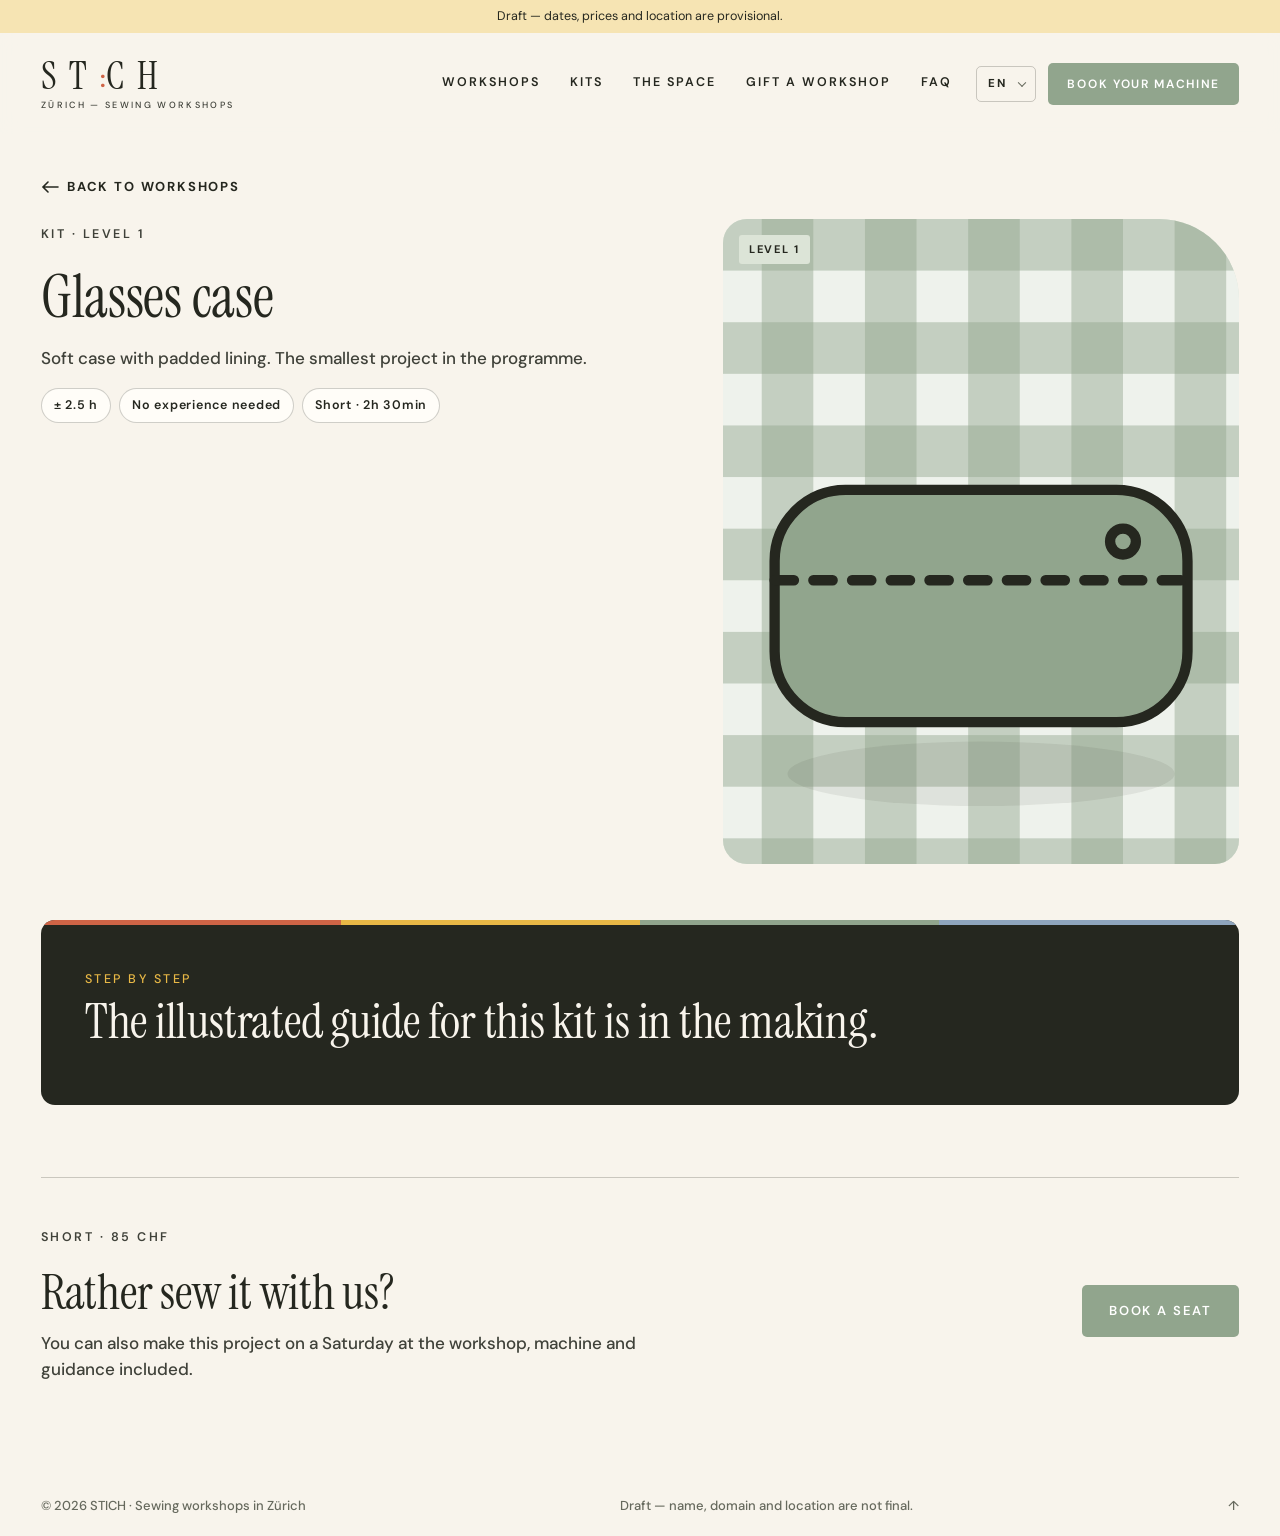
<file: kit.html>
<!doctype html><html lang="de"><head><meta charset="utf-8"><meta name="viewport" content="width=device-width,initial-scale=1">
<title>STICH · Kit</title><meta name="robots" content="noindex">
<link rel="preconnect" href="https://fonts.googleapis.com"><link rel="preconnect" href="https://fonts.gstatic.com" crossorigin><link href="https://fonts.googleapis.com/css2?family=Instrument+Serif:ital@0;1&family=DM+Sans:ital,opsz,wght@0,9..40,400;0,9..40,500;0,9..40,600;0,9..40,700;1,9..40,400&display=swap" rel="stylesheet">
<style>
/* ============ STICH Zürich — styles (v3, after the mockup) ============ */
:root{
  --cream:#F8F4EC; --warm:#FFFDF8; --ink:#25271F; --ink-2:#3F4139; --ink-3:#66695D;
  --line:rgba(37,39,31,.12); --line-2:rgba(37,39,31,.22);
  --sage:#91A58D; --blue:#8FA5BD; --mustard:#E8B846; --coral:#CF6446; --pink:#EBAA9E; --yellow:#F4D478;
  --sage-soft:#DCE4D7; --blue-soft:#D8E1EA; --mustard-soft:#F6E4B3; --coral-soft:#F4D2C6; --pink-soft:#F8DED7; --yellow-soft:#FBEFC8;
  --bg:var(--cream); --surface:var(--warm); --text:var(--ink); --muted:var(--ink-2); --faint:var(--ink-3);
  --serif:"Instrument Serif","Cormorant Garamond",Georgia,"Times New Roman",serif;
  --sans:"DM Sans","Inter",system-ui,-apple-system,"Segoe UI",Helvetica,Arial,sans-serif;
  --ease:cubic-bezier(.22,.61,.36,1);
  --gutter:clamp(18px,3.2vw,48px);
  --radius:14px;
  color-scheme:light;
}
/* Dark is opt-in through the toggle only: the brand look is light and warm. */
:root[data-theme="dark"]{
  --bg:#1E1F1A; --surface:#262821; --text:#F1ECE2; --muted:#C9C3B6; --faint:#9A9587;
  --line:rgba(241,236,226,.14); --line-2:rgba(241,236,226,.26);
  --sage-soft:#3B4A39; --blue-soft:#37434F; --mustard-soft:#5A4A22; --coral-soft:#5C3327; --pink-soft:#5A3A34; --yellow-soft:#57491F;
  color-scheme:dark;
}
*,*::before,*::after{box-sizing:border-box}
html{scroll-behavior:smooth}
body{margin:0;background:var(--bg);color:var(--text);font-family:var(--sans);font-size:17px;line-height:1.55;-webkit-font-smoothing:antialiased;overflow-x:hidden}
img,svg{max-width:100%;display:block}
a{color:inherit}
button{font:inherit;color:inherit}
h1,h2,h3,h4{font-family:var(--serif);font-weight:400;margin:0;letter-spacing:-.005em;text-wrap:balance}
h1{font-size:clamp(44px,5.4vw,84px);line-height:1.02}
h2{font-size:clamp(34px,3.8vw,54px);line-height:1.08}
h3{font-size:clamp(24px,2.4vw,32px);line-height:1.15}
em.i{font-style:italic;color:var(--coral)}
p{margin:0 0 1em}
.wrap{width:min(100% - 2*var(--gutter),1360px);margin-inline:auto}
.section{padding-block:clamp(48px,7vw,96px)}
.eyebrow{font-size:12.5px;letter-spacing:.2em;text-transform:uppercase;color:var(--muted);margin:0 0 14px;font-weight:600;display:inline-block}
.eyebrow--dash{position:relative;padding-bottom:8px}
.eyebrow--dash::after{content:"";position:absolute;left:0;right:0;bottom:0;border-top:2px dashed var(--mustard)}
.lead{font-size:clamp(17px,1.3vw,19px);color:var(--muted);max-width:52ch;font-weight:500}
.sr{position:absolute!important;width:1px;height:1px;overflow:hidden;clip:rect(0 0 0 0);white-space:nowrap}
:focus-visible{outline:2px solid var(--coral);outline-offset:3px;border-radius:4px}
.sec-title{font-family:var(--serif);font-weight:700;font-size:clamp(28px,2.6vw,36px);letter-spacing:.06em;text-transform:uppercase;display:flex;align-items:center;gap:10px}
.sec-title .star{color:var(--coral);font-size:1.1em;line-height:1}

/* ---- buttons ---- */
.btn{display:inline-flex;align-items:center;gap:10px;padding:15px 26px;border-radius:5px;border:1px solid transparent;text-decoration:none;font-size:13px;letter-spacing:.14em;text-transform:uppercase;font-weight:600;cursor:pointer;transition:transform .35s var(--ease),background .3s,color .3s,border-color .3s;background:var(--coral);color:#fff;white-space:nowrap}
.btn:hover{transform:translate(2px,-2px) rotate(-.5deg);background:#B9563A}
.btn--sage{background:var(--sage);color:#fff}.btn--sage:hover{background:#7C9178}
.btn--ghost{background:transparent;border-color:var(--line-2);color:var(--text)}.btn--ghost:hover{background:var(--surface)}
.btn--sm{padding:11px 18px;font-size:12px}
.link{display:inline-flex;align-items:center;gap:8px;font-size:13px;letter-spacing:.14em;text-transform:uppercase;font-weight:700;text-decoration:none;color:var(--coral);background:none;border:0;padding:0;cursor:pointer}
.link svg{transition:transform .3s var(--ease);flex:0 0 auto}.link:hover svg{transform:translateX(4px)}
.link--sage{color:#6E8A69}.link--blue{color:#5F7A98}.link--mustard{color:#B0841A}.link--pink{color:#C4705F}.link--coral{color:var(--coral)}.link--yellow{color:#B08A1E}
.link--ink{color:var(--text)}

/* ---- draft notice ---- */
.notice{background:var(--mustard-soft);color:var(--ink);font-size:12.5px;text-align:center;padding:7px var(--gutter)}
:root[data-theme="dark"] .notice{color:var(--text)}

/* ---- header ---- */
.header{position:sticky;top:0;z-index:50;border-bottom:1px solid transparent;transition:border-color .3s}
.header::before{content:"";position:absolute;inset:0;z-index:-1;background:color-mix(in srgb,var(--bg) 88%,transparent);backdrop-filter:blur(10px);-webkit-backdrop-filter:blur(10px)}
.header__in{display:flex;align-items:center;gap:24px;padding-block:24px;transition:padding .3s var(--ease)}
.header.is-stuck{border-bottom-color:var(--line)}
.header.is-stuck .header__in{padding-block:12px}
.logo{text-decoration:none;display:block;line-height:1}
.logo__mark{font-family:var(--serif);font-size:38px;letter-spacing:.34em;display:flex;align-items:baseline}
.logo__mark .colon{color:var(--coral);font-family:var(--sans);font-weight:600;font-size:24px;letter-spacing:0;transform:translateY(-2px)}
.logo__sub{font-size:9px;letter-spacing:.26em;text-transform:uppercase;color:var(--muted);margin-top:6px;font-weight:500;white-space:nowrap}
@media (max-width:420px){.logo__mark{font-size:28px}.logo__sub{font-size:7.5px;letter-spacing:.2em}}
.nav{display:flex;gap:30px;margin-left:auto;align-items:center}
.nav a{text-decoration:none;font-size:12.5px;letter-spacing:.16em;text-transform:uppercase;font-weight:600;padding:6px 0;border-bottom:2px solid transparent;transition:border-color .3s}
.nav a:hover,.nav a.is-active{border-bottom-color:var(--coral)}
.header__tools{display:flex;align-items:center;gap:12px}
.lang{position:relative}
.lang select{appearance:none;-webkit-appearance:none;background:transparent;border:1px solid var(--line-2);border-radius:5px;padding:8px 28px 8px 11px;font:inherit;font-size:11.5px;letter-spacing:.12em;font-weight:700;color:var(--text);cursor:pointer}
.lang::after{content:"";position:absolute;right:11px;top:50%;width:6px;height:6px;border-right:1.5px solid var(--faint);border-bottom:1.5px solid var(--faint);transform:translateY(-70%) rotate(45deg);pointer-events:none}
.burger{display:none;background:transparent;border:1px solid var(--line-2);border-radius:5px;width:40px;height:36px;place-items:center;cursor:pointer}
.burger span{display:block;width:18px;height:1.5px;background:var(--text);margin:2.5px 0}
@media (max-width:1100px){
  .nav{position:fixed;inset:0;background:var(--bg);flex-direction:column;justify-content:center;gap:22px;transform:translateY(-100%);visibility:hidden;transition:transform .45s var(--ease),visibility 0s .45s;z-index:40;margin:0}
  .nav.is-open{transform:none;visibility:visible;transition-delay:0s}
  .nav a{font-size:22px;letter-spacing:.04em;font-family:var(--serif);text-transform:none;font-weight:400}
  .header__cta{display:none}
  .burger{display:grid;position:relative;z-index:45}
  .burger.is-open span:nth-child(1){transform:translateY(4px) rotate(45deg)}
  .burger.is-open span:nth-child(2){opacity:0}
  .burger.is-open span:nth-child(3){transform:translateY(-4px) rotate(-45deg)}
  .header__tools{margin-left:auto}
}

/* ---- photo placeholders ---- */
.photo{position:relative;overflow:hidden;isolation:isolate;background:var(--sage-soft)}
.photo .ph,.photo img{width:100%;height:100%;object-fit:cover;display:block;transition:transform .8s var(--ease)}
.photo img.real{position:absolute;inset:0;z-index:1}
.card__img img.real{position:absolute;inset:0;width:100%;height:100%;object-fit:cover;z-index:1}

/* ---- hero ---- */
.hero{padding-top:clamp(20px,3vw,40px);position:relative;overflow:hidden}
.hero__grid{display:grid;grid-template-columns:minmax(0,1fr) minmax(0,1.3fr);gap:clamp(20px,3vw,40px);align-items:center}
.hero__copy{padding-block:clamp(24px,4vw,56px) clamp(40px,6vw,80px);max-width:580px}
.hero h1{font-size:clamp(48px,5.2vw,76px);line-height:1.06;letter-spacing:-.01em}
.hero__dash{display:block;width:230px;height:6px;color:var(--mustard);margin:22px 0 22px}
.hero .lead{max-width:30ch;font-size:17px;margin-bottom:30px}
.hero__cta{display:flex;flex-wrap:wrap;gap:12px;align-items:center}
.hero__photo{position:relative;align-self:stretch;min-height:clamp(400px,48vw,680px);margin-right:calc(-1*var(--gutter)*.5);margin-bottom:-22px}
.photo--hero{position:absolute;inset:0;clip-path:url(#heroClip)}
.badge-circle{position:absolute;top:3%;right:4%;width:150px;height:150px;border-radius:50%;background:var(--blue);color:#fff;display:grid;place-items:center;text-align:center;padding:22px;font-size:11px;letter-spacing:.04em;line-height:1.35;transform:rotate(4deg);box-shadow:0 10px 30px rgba(37,39,31,.14);z-index:2}
.badge-circle b{display:block;font-weight:700;letter-spacing:.12em;font-size:10.5px;margin-bottom:4px;text-transform:uppercase}
.badge-circle::before{content:"";position:absolute;inset:7px;border:1.5px dashed rgba(255,255,255,.8);border-radius:50%}
@media (max-width:860px){
  .hero__grid{grid-template-columns:1fr}
  .hero__copy{padding-bottom:8px;max-width:none}
  .hero__photo{min-height:0;aspect-ratio:4/3;margin-right:0;margin-bottom:-22px}
  .badge-circle{width:118px;height:118px;font-size:10px;padding:16px;right:8px;top:-12px}
}

/* ---- steps strip (torn-paper edges) ---- */
.steps{background:var(--surface);position:relative;padding-block:clamp(26px,3.5vw,44px);z-index:3}
.steps::before,.steps::after{content:"";position:absolute;left:0;right:0;height:30px;background:var(--surface);-webkit-mask:url("data:image/svg+xml,%3Csvg xmlns='http://www.w3.org/2000/svg' viewBox='0 0 1440 22' preserveAspectRatio='none'%3E%3Cpath d='M0 22 L0 12 C120 2 240 20 360 10 S600 0 720 12 S960 22 1080 8 S1320 4 1440 14 L1440 22Z' fill='black'/%3E%3C/svg%3E") center/100% 100% no-repeat;mask:url("data:image/svg+xml,%3Csvg xmlns='http://www.w3.org/2000/svg' viewBox='0 0 1440 22' preserveAspectRatio='none'%3E%3Cpath d='M0 22 L0 12 C120 2 240 20 360 10 S600 0 720 12 S960 22 1080 8 S1320 4 1440 14 L1440 22Z' fill='black'/%3E%3C/svg%3E") center/100% 100% no-repeat}
.steps::before{top:-29px}
.steps::after{bottom:-29px;transform:scaleY(-1)}
.steps__grid{display:grid;grid-template-columns:repeat(4,1fr);gap:24px;position:relative}
.step{display:flex;gap:16px;align-items:center;position:relative}
.step__icon{width:96px;height:96px;flex:0 0 96px}
.step__icon svg{width:100%;height:100%}
.step__num{font-family:var(--sans);font-weight:700;font-size:19px;letter-spacing:.06em;margin-bottom:2px}
.step__label{font-size:14.5px;letter-spacing:.12em;text-transform:uppercase;font-weight:700;line-height:1.4}
.steps__thread{position:absolute;left:0;right:0;top:50%;height:4px;width:100%;transform:translateY(-2px);z-index:0;color:var(--line-2)}
.step>*{position:relative;z-index:1;background:var(--surface)}
@media (max-width:900px){.steps__grid{grid-template-columns:1fr 1fr;gap:18px 14px}.steps__thread{display:none}}
@media (max-width:420px){.step{gap:10px}.step__icon{width:76px;height:76px;flex-basis:76px}.step__label{font-size:12.5px}}

/* ---- section heads ---- */
.sec-head{display:flex;align-items:center;justify-content:space-between;gap:20px;margin-bottom:clamp(20px,2.6vw,32px);flex-wrap:wrap}

/* ---- kit cards ---- */
.grid{display:grid;grid-template-columns:repeat(4,1fr);gap:24px}
@media (max-width:1100px){.grid{grid-template-columns:repeat(3,1fr)}}
@media (max-width:800px){.grid{grid-template-columns:repeat(2,1fr);gap:14px}}
@media (max-width:520px){
  .grid{display:flex;overflow-x:auto;gap:14px;scroll-snap-type:x mandatory;padding-bottom:12px;margin-inline:calc(-1*var(--gutter));padding-inline:var(--gutter);scrollbar-width:thin}
  .grid>*{flex:0 0 80%;scroll-snap-align:start}
}
.card{background:var(--surface);border:1px solid var(--line);border-radius:var(--radius);overflow:hidden;display:flex;flex-direction:column;transition:transform .45s var(--ease),border-color .3s;position:relative}
.card:hover{transform:translateY(-4px);border-color:var(--line-2)}
.card__img{aspect-ratio:4/5;position:relative;overflow:hidden}
.card__img .ph{width:100%;height:100%;transition:transform .8s var(--ease)}
.card:hover .card__img .ph,.card:hover .card__img img{transform:scale(1.02)}
.card__lvl{position:absolute;top:14px;left:14px;font-size:11px;letter-spacing:.16em;text-transform:uppercase;font-weight:700;padding:6px 10px;border-radius:3px;color:var(--ink)}
.card__body{padding:20px 18px 22px;display:flex;flex-direction:column;gap:10px;flex:1}
.card__title{font-family:var(--sans);font-size:20px;font-weight:700;letter-spacing:.06em;text-transform:uppercase;line-height:1.2}
.card__sub{font-size:14.5px;color:var(--muted);margin:-4px 0 0;font-weight:500}
.card__desc{font-size:13.5px;color:var(--faint);margin:0;flex:1}
.card__meta{display:flex;gap:16px;font-size:14.5px;color:var(--text);align-items:center;padding-top:10px;border-top:1px dashed var(--line);font-weight:500;margin-top:auto}
.card__meta span{display:inline-flex;align-items:center;gap:6px}
.card__meta svg{width:17px;height:17px;stroke:currentColor;fill:none;stroke-width:1.6;stroke-linecap:round;stroke-linejoin:round}
.card__date{font-size:14px;padding:10px 12px;border-radius:5px;display:flex;align-items:center;gap:8px;font-weight:600;color:var(--ink)}
.card__date svg{width:16px;height:16px;stroke:currentColor;fill:none;stroke-width:1.6;stroke-linecap:round;stroke-linejoin:round;flex:0 0 auto}
.card__date--none{background:var(--bg);color:var(--faint);border:1px dashed var(--line-2)}
.card__links{margin-top:4px;display:flex;justify-content:space-between;gap:10px;flex-wrap:wrap}
.card__kit{font-size:12px}
.card[hidden]{display:none}
.accent-coral .card__date,.accent-coral .card__lvl{background:var(--coral-soft)}
.accent-sage .card__date,.accent-sage .card__lvl{background:var(--sage-soft)}
.accent-mustard .card__date,.accent-mustard .card__lvl{background:var(--mustard-soft)}
.accent-blue .card__date,.accent-blue .card__lvl{background:var(--blue-soft)}
.accent-pink .card__date,.accent-pink .card__lvl{background:var(--pink-soft)}
.accent-yellow .card__date,.accent-yellow .card__lvl{background:var(--yellow-soft)}
:root[data-theme="dark"] .card__lvl,:root[data-theme="dark"] .card__date{color:var(--text)}
.empty{grid-column:1/-1;text-align:center;color:var(--faint);padding:40px 0;font-family:var(--serif);font-size:24px}

/* ---- filters (only in the expanded catalogue) ---- */
.filters{display:flex;flex-wrap:wrap;gap:10px 28px;align-items:center;margin:8px 0 22px}
.filters[hidden]{display:none}
.filters__group{display:flex;gap:8px;align-items:center;flex-wrap:wrap}
.filters__label{font-size:11px;letter-spacing:.14em;text-transform:uppercase;color:var(--faint);margin-right:6px;font-weight:700}
.chip{border:1px solid var(--line-2);background:transparent;border-radius:999px;padding:6px 13px;font-size:12.5px;cursor:pointer;transition:background .25s,border-color .25s,color .25s}
.chip:hover{border-color:var(--text)}
.chip[aria-pressed="true"]{background:var(--ink);color:var(--cream);border-color:var(--ink)}
:root[data-theme="dark"] .chip[aria-pressed="true"]{background:var(--cream);color:var(--ink);border-color:var(--cream)}
.filters__count{margin-left:auto;font-size:13px;color:var(--faint)}

/* ---- kits feature ---- */
.kitsec{padding-block:clamp(40px,6vw,80px);position:relative}
.kitsec__grid{display:grid;grid-template-columns:1.15fr 1fr .8fr;gap:clamp(24px,3.5vw,48px);align-items:center}
.kitsec__box{border-radius:22px;aspect-ratio:1/1}
.kitsec__copy h2{margin:10px 0 16px}
.kitsec__copy .lead{font-size:17px;margin-bottom:24px}
.kitsec__right{position:relative;aspect-ratio:1}
.kitsec__blob{position:absolute;left:-8%;bottom:-6%;width:62%;aspect-ratio:1;border-radius:50%;background:var(--yellow);opacity:.9;z-index:0}
.kitsec__blob--sage{left:auto;right:-6%;top:-6%;bottom:auto;width:36%;background:var(--sage);opacity:.75}
.label-photo{position:relative;z-index:1;aspect-ratio:1;border-radius:50%;background:#EADFCF;display:grid;place-items:center;overflow:hidden;filter:url(#grain)}
.label-photo::after{content:"";position:absolute;inset:10px;border:1.5px dashed rgba(37,39,31,.22);border-radius:50%}
.label{background:#F7F1E6;color:#25271F;padding:22px 24px;border:1px solid rgba(37,39,31,.15);font-family:ui-monospace,"SF Mono",Menlo,monospace;font-size:11.5px;line-height:1.7;transform:rotate(-5deg);box-shadow:0 12px 24px rgba(37,39,31,.08);width:min(68%,210px)}
.label b{display:block;letter-spacing:.32em;font-size:15px;font-family:var(--serif);font-weight:400;margin-bottom:8px}
.label .heart{color:#CF6446;margin-top:8px;display:block;text-align:right}
@media (max-width:1000px){.kitsec__grid{grid-template-columns:1fr 1fr}.kitsec__right{display:none}}
@media (max-width:700px){.kitsec__grid{grid-template-columns:1fr}}

/* ---- space ---- */
.space{padding-block:clamp(40px,5vw,64px);position:relative}
.space__grid{display:grid;grid-template-columns:.75fr 1.9fr;gap:clamp(24px,3.5vw,48px);align-items:center}
.space__copy h3{font-family:var(--sans);font-size:17px;line-height:1.55;font-weight:400;color:var(--text);text-wrap:pretty;margin-bottom:18px}
.space__photo{aspect-ratio:21/9;border-radius:22px}
.space__blob{position:absolute;left:-40px;bottom:-30px;width:180px;aspect-ratio:1;border-radius:50%;background:var(--yellow);opacity:.85;z-index:-1}
.space__note{font-size:12.5px;color:var(--faint);margin-top:14px}
@media (max-width:800px){.space__grid{grid-template-columns:1fr}.space__photo{aspect-ratio:16/9}}

/* ---- info bar ---- */
.info{border-top:1px solid var(--line);border-bottom:1px solid var(--line);background:var(--surface)}
.info__grid{display:grid;grid-template-columns:repeat(5,1fr);gap:24px;padding-block:30px}
.info__item{display:flex;gap:12px;align-items:center}
.info__item svg{width:64px;height:64px;flex:0 0 64px}
.info__item b{display:block;font-size:12.5px;letter-spacing:.16em;text-transform:uppercase;margin-bottom:3px}
.info__item span{font-size:14px;color:var(--muted);line-height:1.45;font-weight:500}
@media (max-width:1000px){.info__grid{grid-template-columns:repeat(3,1fr)}}
@media (max-width:640px){.info__grid{grid-template-columns:1fr 1fr}.info__item{flex-direction:column;align-items:flex-start;gap:4px}}

/* ---- formats + dates ---- */
.plan{display:grid;grid-template-columns:1fr 1.25fr;gap:clamp(24px,4vw,56px);align-items:start}
.formats{display:flex;flex-direction:column;gap:12px}
.format{background:var(--surface);border:1px solid var(--line);border-radius:var(--radius);padding:20px 22px;display:grid;grid-template-columns:auto 1fr auto;gap:18px;align-items:center;position:relative}
.format__price{font-family:var(--serif);font-size:46px;line-height:1;min-width:96px}
.format__price small{font-family:var(--sans);font-size:12px;letter-spacing:.1em;color:var(--muted);margin-left:4px;font-weight:600}
.format__name{font-size:13px;letter-spacing:.14em;text-transform:uppercase;font-weight:700}
.format__meta{color:var(--muted);font-size:14px;font-weight:500}
.format__tag{font-size:11px;letter-spacing:.14em;text-transform:uppercase;font-weight:700;background:var(--ink);color:var(--cream);padding:5px 9px;border-radius:3px;white-space:nowrap}
.format--short{border-left:6px solid var(--pink)}.format--long{border-left:6px solid var(--blue)}
.format--sat{background:var(--sage-soft);border-color:transparent;border-left:6px solid var(--sage);transform:scale(1.02)}
.plan__incl{font-size:14px;color:var(--faint);margin-top:16px;font-weight:500}
.dates{display:flex;flex-direction:column;gap:12px}
.date{display:grid;grid-template-columns:auto 1fr auto;gap:18px;align-items:center;background:var(--surface);border:1px solid var(--line);border-radius:var(--radius);padding:14px 18px 14px 14px;transition:transform .4s var(--ease)}
.date:hover{transform:translateX(4px)}
.date__day{font-family:var(--serif);font-size:30px;line-height:1;padding:12px 14px;border-radius:8px;min-width:104px;text-align:center;color:var(--ink)}
.date__day small{display:block;font-family:var(--sans);font-size:10.5px;letter-spacing:.1em;text-transform:uppercase;color:var(--ink-2);margin-top:5px;font-weight:700;opacity:.8}
.date--short .date__day{background:var(--pink-soft)}.date--sat .date__day{background:var(--sage-soft)}.date--long .date__day{background:var(--blue-soft)}
.date__fmt b{display:block;font-size:13px;letter-spacing:.08em;text-transform:uppercase;font-weight:700}
.date__fmt span{font-size:13.5px;color:var(--muted);font-weight:500}
.date__kits{display:flex;flex-wrap:wrap;gap:5px;margin-top:7px}
.date__kits span{font-size:12.5px;padding:3px 10px;border-radius:999px;background:var(--bg);border:1px solid var(--line);font-weight:500}
.date__seats{display:flex;flex-direction:column;align-items:flex-end;gap:6px;font-size:12.5px;color:var(--muted);font-weight:500}
.seats{display:flex;gap:4px}
.seats i{width:10px;height:10px;border-radius:50%;background:var(--sage);display:block}
.seats i.taken{background:var(--line-2)}
.date__prov{font-size:13px;color:var(--faint);margin-top:14px;font-weight:500}
@media (max-width:900px){.plan{grid-template-columns:1fr}.format--sat{transform:none}}
@media (max-width:600px){.date{grid-template-columns:auto 1fr}.date__seats{grid-column:1/-1;flex-direction:row;justify-content:space-between;align-items:center}.format{grid-template-columns:auto 1fr}.format__tag{grid-column:2;justify-self:start}}

/* ---- FAQ ---- */
.faq{display:grid;grid-template-columns:.8fr 1.6fr;gap:clamp(24px,5vw,72px);align-items:start;position:relative}
.faq__head{position:relative}
.faq__deco{position:absolute;right:0;top:-10px;color:var(--coral)}
.faq__list{border-top:1px solid var(--line-2)}
.faq details{border-bottom:1px solid var(--line-2)}
.faq summary{cursor:pointer;list-style:none;display:flex;justify-content:space-between;align-items:center;gap:16px;padding:22px 0;font-family:var(--serif);font-size:clamp(22px,2.1vw,28px);line-height:1.2}
.faq summary::-webkit-details-marker{display:none}
.faq summary::after{content:"+";font-family:var(--sans);font-size:26px;color:var(--coral);flex:0 0 auto;transition:transform .35s var(--ease)}
.faq details[open] summary::after{transform:rotate(45deg)}
.faq details p{padding:0 48px 24px 0;margin:0;color:var(--muted);font-size:16.5px;font-weight:500;max-width:62ch}
@media (max-width:800px){.faq{grid-template-columns:1fr}}

/* ---- contact ---- */
.contact{background:#2A2E25;color:var(--cream);position:relative;overflow:hidden;padding-block:clamp(40px,5.5vw,72px)}
.contact::before{content:"";position:absolute;left:0;right:0;top:0;height:5px;background:linear-gradient(90deg,var(--coral) 0 25%,var(--mustard) 25% 50%,var(--sage) 50% 75%,var(--blue) 75%)}
.contact .eyebrow{color:var(--mustard)}
.contact h2{max-width:22ch}
.contact__grid{display:grid;grid-template-columns:1.4fr 1fr;gap:40px;align-items:end;position:relative}
.contact__mail{font-family:var(--serif);font-size:clamp(24px,3.2vw,40px);color:var(--yellow);text-decoration:none;display:inline-block;border-bottom:2px dashed rgba(244,212,120,.5);word-break:break-all}
.contact__mail:hover{border-bottom-color:var(--yellow)}
.contact p{color:rgba(248,244,236,.8);max-width:52ch;font-weight:500}
.contact__side{display:flex;flex-direction:column;gap:14px;font-size:14.5px;color:rgba(248,244,236,.8);font-weight:500}
.contact__side b{color:var(--coral);display:block;font-size:11.5px;letter-spacing:.16em;text-transform:uppercase;margin-bottom:4px}
.contact__deco{position:absolute;right:-30px;top:-40px;width:240px;color:rgba(248,244,236,.1)}
@media (max-width:800px){.contact__grid{grid-template-columns:1fr}}

/* ---- footer ---- */
.footer{padding-block:20px;font-size:13px;color:var(--faint);font-weight:500}
.footer__in{display:flex;justify-content:space-between;gap:16px;flex-wrap:wrap;align-items:center}
.footer a{text-decoration:none}
.footer a:hover{color:var(--text)}

/* ---- reveal: page visible at rest; JS hides only below-the-fold blocks until they scroll in ---- */
.reveal{transition:opacity .6s var(--ease),transform .6s var(--ease)}
.reveal.pre{opacity:0;transform:translateY(15px)}
.reveal--d1{transition-delay:.08s}.reveal--d2{transition-delay:.16s}.reveal--d3{transition-delay:.24s}
.draw.pre path{stroke-dasharray:1;stroke-dashoffset:1}
.draw.is-in path{stroke-dasharray:1;animation:draw 1.4s var(--ease) forwards}
@keyframes draw{from{stroke-dashoffset:1}to{stroke-dashoffset:0}}
@media (prefers-reduced-motion:reduce){
  html{scroll-behavior:auto}
  .reveal.pre{opacity:1;transform:none}
  .draw.pre path{stroke-dashoffset:0}
  *{transition-duration:.01ms!important;animation-duration:.01ms!important}
}

/* ---- kit page ---- */
.kitpage{padding-bottom:clamp(40px,6vw,80px)}
.kit__hero{padding-top:clamp(20px,3vw,40px)}
.kit__back{margin-bottom:22px}
.kit__grid{display:grid;grid-template-columns:1.1fr .9fr;gap:clamp(24px,4vw,56px);align-items:start}
.kit__copy h1{font-size:clamp(40px,4.6vw,66px);line-height:1.06;margin:8px 0 16px}
.pills{display:flex;flex-wrap:wrap;gap:8px;margin:4px 0 8px}
.pill{font-size:12.5px;letter-spacing:.06em;font-weight:600;padding:7px 12px;border-radius:999px;background:var(--surface);border:1px solid var(--line-2)}
.kit__photo{position:relative}
.kit__img{aspect-ratio:4/5;border-radius:24px 80px 24px 24px}
.kit__photo .card__lvl{top:16px;left:16px}
.kit__mats{margin-top:28px}
.mats{display:grid;grid-template-columns:1fr 1fr;gap:10px}
.mat{background:var(--surface);border:1px solid var(--line);border-radius:10px;padding:12px 14px;display:grid;grid-template-columns:auto 1fr;gap:4px 10px;align-items:center;font-size:14px}
.mat__sw{width:14px;height:14px;border-radius:50%;grid-row:1/3}
.mat b{font-size:13px;letter-spacing:.06em;text-transform:uppercase}
.mat span{color:var(--muted);font-weight:500}
.kit__lock{margin-top:clamp(32px,5vw,56px);background:var(--ink);color:var(--cream);border-radius:var(--radius);padding:clamp(24px,4vw,44px);display:grid;grid-template-columns:1.4fr 1fr;gap:32px;align-items:center;position:relative;overflow:hidden}
.kit__lock::before{content:"";position:absolute;left:0;right:0;top:0;height:5px;background:linear-gradient(90deg,var(--coral) 0 25%,var(--mustard) 25% 50%,var(--sage) 50% 75%,var(--blue) 75%)}
.kit__lock .eyebrow{color:var(--mustard)}
.kit__lock h2{margin:6px 0 12px}
.kit__lock p{color:rgba(248,244,236,.8);max-width:50ch;font-weight:500;margin:0}
.kit__lock--soon{grid-template-columns:1fr}
.kit__buybox{display:flex;flex-direction:column;gap:10px;align-items:flex-start;justify-self:end}
.kit__buybox small{font-size:12.5px;color:rgba(248,244,236,.6)}
.kit__owned{margin-top:clamp(32px,5vw,56px);background:var(--sage-soft);border-left:6px solid var(--sage);border-radius:var(--radius);padding:20px 24px;display:flex;flex-wrap:wrap;gap:8px 24px;align-items:center}
.kit__owned b{font-size:14px;letter-spacing:.12em;text-transform:uppercase}
.kit__owned span{color:var(--muted);font-weight:500;flex:1;min-width:240px}
.kit__guide{margin-top:clamp(40px,6vw,72px)}
.toc{display:flex;gap:6px;flex-wrap:wrap}
.toc a{text-decoration:none;font-size:12px;font-weight:700;letter-spacing:.1em;width:36px;height:36px;display:grid;place-items:center;border:1px solid var(--line-2);border-radius:50%}
.toc a:hover{background:var(--surface);border-color:var(--text)}
.steps-list{display:flex;flex-direction:column;gap:22px}
.gstep{background:var(--surface);border:1px solid var(--line);border-radius:var(--radius);display:grid;grid-template-columns:1.1fr .9fr;gap:clamp(20px,3vw,40px);padding:clamp(20px,3vw,32px);align-items:start}
.gstep__num{width:52px;height:52px;border-radius:50%;display:grid;place-items:center;font-weight:700;letter-spacing:.06em;color:var(--ink);margin-bottom:12px}
.gstep h3{font-family:var(--serif);font-size:clamp(26px,2.6vw,34px);margin:4px 0 14px}
.gsub{margin:0;padding:0 0 0 22px;display:flex;flex-direction:column;gap:9px;font-size:16px;font-weight:500}
.gsub li b{display:block;font-size:12px;letter-spacing:.12em;text-transform:uppercase;color:var(--faint);margin-bottom:1px}
.gtip{margin-top:16px;background:var(--mustard-soft);border-radius:8px;padding:12px 14px;font-size:14.5px;font-weight:500}
.gtip b{display:block;font-size:11.5px;letter-spacing:.14em;text-transform:uppercase;margin-bottom:3px}
.gtip--warn{background:var(--coral-soft)}
.gcheck{margin-top:16px;border:1.5px dashed var(--sage);border-radius:8px;padding:12px 14px;font-size:14.5px;font-weight:500;color:var(--muted)}
.gcheck b{display:block;font-size:11.5px;letter-spacing:.14em;text-transform:uppercase;color:#5F7A5A;margin-bottom:3px}
.gstep__visual{position:sticky;top:110px}
.gstep__visual img{width:100%;border-radius:12px;border:1px solid var(--line);background:#fff}
.gstep__ph{aspect-ratio:4/3;border-radius:12px;display:grid;place-items:center;padding:20px}
.gcap{display:block;margin-top:8px;font-size:12px;letter-spacing:.1em;text-transform:uppercase;color:var(--faint);font-weight:600}
.kit__source{margin-top:28px;font-size:14px;color:var(--muted);font-weight:500;border-top:1px dashed var(--line-2);padding-top:18px}
.kit__source b{color:var(--text);letter-spacing:.08em;text-transform:uppercase;font-size:12px}
.kit__source a{color:var(--coral)}
.kit__source p{margin:6px 0 0;font-size:13px;color:var(--faint)}
.kit__made{margin-top:32px;background:#2A2E25;color:var(--cream);border-radius:var(--radius);padding:clamp(28px,4vw,48px);text-align:center}
.kit__made .eyebrow{color:var(--mustard)}
.kit__made p:last-child{color:rgba(248,244,236,.8);max-width:56ch;margin:12px auto 0;font-weight:500}
.kit__book{margin-top:clamp(40px,6vw,72px);display:grid;grid-template-columns:1fr auto;gap:24px;align-items:center;border-top:1px solid var(--line-2);padding-top:clamp(28px,4vw,44px)}
.kit__book h2{margin:6px 0 10px}
@media (max-width:900px){.kit__grid{grid-template-columns:1fr}.kit__photo{order:-1;max-width:420px}.kit__lock{grid-template-columns:1fr}.kit__buybox{justify-self:start}.gstep{grid-template-columns:1fr}.gstep__visual{position:static}.kit__book{grid-template-columns:1fr}}
@media (max-width:600px){.mats{grid-template-columns:1fr}}

/* ---- admin ---- */
.adm{padding-block:24px 80px;font-size:15px}
.adm__head{display:flex;justify-content:space-between;align-items:center;gap:20px;flex-wrap:wrap;padding-bottom:18px;border-bottom:1px solid var(--line)}
.adm__auth{display:flex;gap:8px;align-items:center;flex-wrap:wrap}
.adm__auth input{border:1px solid var(--line-2);border-radius:5px;padding:9px 12px;font:inherit;width:280px;background:var(--surface)}
.adm__status{font-size:12.5px;color:var(--faint);max-width:420px}
.adm__status.is-ok{color:#5F7A5A}.adm__status.is-err{color:var(--coral)}
.adm__tabs{display:flex;gap:6px;margin:18px 0 22px;flex-wrap:wrap}
.adm__tab{border:1px solid var(--line-2);background:transparent;border-radius:999px;padding:8px 16px;font-size:13px;font-weight:600;cursor:pointer;text-decoration:none;color:var(--text)}
.adm__tab.is-on{background:var(--ink);color:var(--cream);border-color:var(--ink)}
.adm__tab--link{margin-left:auto;color:var(--faint)}
.adm__bar{display:flex;justify-content:space-between;align-items:center;gap:14px;flex-wrap:wrap;margin-bottom:6px}
.adm__bar h2{font-size:32px}
.adm__hint{font-size:13.5px;color:var(--faint);margin:0 0 18px;max-width:80ch}
.adm__hint code{background:var(--surface);padding:1px 5px;border-radius:3px}
.adm__list{display:flex;flex-direction:column;gap:12px}
.row{background:var(--surface);border:1px solid var(--line);border-radius:12px;padding:16px 18px}
.row.is-off{opacity:.55}
.row__grid{display:grid;grid-template-columns:repeat(5,1fr);gap:10px 14px}
.row__grid--kit{grid-template-columns:auto repeat(5,1fr)}
.row__wide{grid-column:1/-1}
.row label,.adm__form label{display:flex;flex-direction:column;gap:4px;font-size:11.5px;letter-spacing:.1em;text-transform:uppercase;color:var(--faint);font-weight:700}
.row input,.row select,.row textarea,.adm__form input,.adm__form select,.adm__form textarea{border:1px solid var(--line-2);border-radius:5px;padding:8px 10px;font:inherit;font-size:14px;letter-spacing:0;text-transform:none;color:var(--text);background:var(--bg);font-weight:500}
.row__toggle{flex-direction:row!important;align-items:center;gap:8px!important;align-self:end;padding-bottom:9px}
.row__toggle input{width:18px;height:18px}
.row__kits{margin-top:12px}
.adm__label{display:block;font-size:11.5px;letter-spacing:.1em;text-transform:uppercase;color:var(--faint);font-weight:700;margin-bottom:6px}
.chks{display:flex;flex-wrap:wrap;gap:6px}
.chk{display:inline-flex;align-items:center;gap:6px;border:1px solid var(--line-2);border-radius:999px;padding:4px 10px 4px 6px;font-size:13px;font-weight:500;cursor:pointer}
.chk.is-dim{opacity:.5}
.chk:has(input:checked){background:var(--sage-soft);border-color:var(--sage)}
.row__foot{display:flex;justify-content:space-between;align-items:center;margin-top:12px;gap:12px}
.adm__id{font-family:ui-monospace,Menlo,monospace;font-size:12px;color:var(--faint)}
.row__langs{margin-top:12px}
.row__langs summary{cursor:pointer;font-weight:700;font-size:16px;display:flex;gap:10px;align-items:baseline}
.langs{display:grid;grid-template-columns:repeat(3,1fr);gap:12px;margin-top:12px}
.lang-block{display:flex;flex-direction:column;gap:6px}
.adm__form{display:grid;gap:16px;max-width:760px}
.adm__form fieldset{border:1px solid var(--line-2);border-radius:10px;padding:12px 16px 16px}
.adm__form legend{font-size:11.5px;letter-spacing:.1em;text-transform:uppercase;color:var(--faint);font-weight:700;padding:0 6px}
.fmt-row{display:grid;grid-template-columns:120px 1fr 1fr;gap:12px;align-items:end;margin-top:8px}
.featured{display:grid;grid-template-columns:repeat(2,1fr);gap:8px}
.adm__toast{position:fixed;left:50%;bottom:24px;transform:translateX(-50%);background:var(--ink);color:var(--cream);padding:12px 18px;border-radius:8px;font-size:14px;font-weight:500;z-index:90;max-width:90vw}
.adm__toast.is-err{background:var(--coral)}
@media (max-width:900px){.row__grid,.row__grid--kit{grid-template-columns:1fr 1fr}.langs{grid-template-columns:1fr}.fmt-row{grid-template-columns:1fr}}

/* ---- guide op notes + legend ---- */
.gops{display:flex;flex-wrap:wrap;gap:6px;margin-top:14px}
.gop{font-size:11.5px;letter-spacing:.06em;font-weight:600;border-radius:999px;padding:5px 10px;border:1px solid var(--line-2);background:var(--bg)}
.gop--sew{border-color:var(--coral);color:#A84E33}
.gop--cut::before{content:"✂ ";}
.glegend{display:flex;flex-wrap:wrap;gap:8px;align-items:center;margin:0 0 18px}
.gl{font-size:11.5px;letter-spacing:.06em;font-weight:600;border-radius:999px;padding:6px 11px;border:1px solid var(--line-2);background:var(--surface)}
.gl--sew::before{content:"";display:inline-block;width:22px;border-top:3px dashed var(--coral);margin-right:7px;vertical-align:middle}
.gl--cut::before{content:"✂ "}.gl--fold::before{content:"↷ "}.gl--face::before{content:"● ";color:var(--pink)}
.glegend p{flex-basis:100%;margin:4px 0 0;font-size:13px;color:var(--faint);font-weight:500}
</style></head><body>
<div class="notice" data-i18n="notice"></div>
<header class="header" id="top">
  <div class="wrap header__in">
    <a class="logo" href="index.html" aria-label="STICH">
      <div class="logo__mark">S<span>T</span><span class="colon">:</span>C<span>H</span></div>
      <div class="logo__sub">Zürich — Sewing Workshops</div>
    </a>
    <nav class="nav" id="nav" aria-label="Main">
      <a href="index.html#workshops" data-i18n="nav_workshops"></a>
      <a href="index.html#kits" data-i18n="nav_kits"></a>
      <a href="index.html#space" data-i18n="nav_space"></a>
      <a href="index.html#contact" data-i18n="nav_gift"></a>
      <a href="index.html#faq" data-i18n="nav_faq"></a>
    </nav>
    <div class="header__tools">
      <div class="lang"><label class="sr" for="lang" data-i18n="lang_label"></label><select id="lang"></select></div>
      <a class="btn btn--sage btn--sm header__cta" href="index.html#contact" data-i18n="nav_cta"></a>
      <button class="burger" id="burger" type="button" aria-expanded="false" aria-controls="nav" data-i18n-aria="menu"><span></span><span></span><span></span></button>
    </div>
  </div>
</header>
<main id="kit" class="kitpage"></main>
<footer class="footer">
  <div class="wrap footer__in">
    <span>© <span id="year"></span> STICH · <span data-i18n="footer_tag"></span></span>
    <span data-i18n="footer_draft"></span>
    <a href="index.html">↑</a>
  </div>
</footer>
<script>
/* ===== UI strings — one object, six languages. Nothing hard-coded in markup. ===== */
const I18N = {
de:{
  langName:"Deutsch",
  notice:"Entwurf — Termine, Preise und Ort sind vorläufig.",
  nav_workshops:"Workshops",nav_kits:"Kits",nav_space:"Der Raum",nav_gift:"Workshop verschenken",nav_faq:"FAQ",nav_cta:"Platz reservieren",
  hero_h1:"Komm nähen. Geh mit etwas nach Hause, das <em class=\"i\">du</em> gemacht hast.",
  hero_lead:"Nähworkshops mit vorbereiteten Kits und Begleitung in einem kreativen Raum mitten in Zürich. Maschine, Stoff und Anleitung warten schon auf dich.",
  hero_cta1:"Workshops ansehen",hero_cta2:"Termine ansehen",
  badge_a:"Du musst nur kommen.",badge_b:"Wir bereiten den Rest vor.",
  fact_seats:"Plätze pro Workshop",fact_when:"Samstage",fact_when_v:"1–2 im Monat",fact_dur:"Dauer",fact_dur_v:"2,5–5,5 h",fact_price:"Preis",fact_price_v:"85–175 CHF",fact_lang:"Sprachen",fact_lang_v:"DE · EN",fact_where:"Ort",fact_where_v:"Zürich",
  steps_title:"Du musst nur kommen.",
  step1:"Wähl deinen Workshop",step2:"Dein Kit wartet",step3:"Setz dich an die Maschine",step4:"Nimm es mit nach Hause!",
  formats_eyebrow:"Formate & Preise",formats_title:"Drei Formate, ein Preis für alles.",
  fmt_short:"Kurz",fmt_sat:"Samstag",fmt_long:"Lang",fmt_main:"Hauptformat",
  fmt_short_time:"2,5 h · 14:00–16:30",fmt_sat_time:"4 h · 13:00–17:00",fmt_long_time:"5,5 h · 11:00–16:30",
  fmt_short_kits:"8 kleine Projekte",fmt_sat_kits:"10 Projekte zur Auswahl",fmt_long_kits:"1 Projekt: Kinderrucksack",
  fmt_incl_1:"Maschine & Werkzeug",fmt_incl_2:"Fertig zugeschnittenes Kit",fmt_incl_3:"Illustrierte Anleitung",fmt_incl_4:"Kaffee & Kleinmaterial",
  fmt_incl:"Alles inklusive. Nichts wird separat bezahlt.",
  kits_eyebrow:"Katalog",kits_title:"Workshops",kits_all:"Alle Workshops ansehen",kits_less:"Weniger anzeigen",
  filter_format:"Format",filter_level:"Niveau",filter_all:"Alle",
  level1:"Niveau 1",level2:"Niveau 2",level3:"Niveau 3",
  level1_t:"Keine Erfahrung nötig",level2_t:"Etwas Übung",level3_t:"Mit Erfahrung",
  count_of:"{n} von {t} Projekten",empty:"Keine Projekte mit diesen Filtern.",
  card_cta:"Platz reservieren",card_nodate:"Termin auf Anfrage",
  dates_eyebrow:"Kalender",dates_title:"Nächste Samstage",dates_seats:"{n} Plätze frei",dates_full:"Ausgebucht",dates_kits:"Kits an diesem Tag",
  dates_prov:"Termine sind provisorisch. Reservationen per E-Mail; ein Platz gilt als fix, sobald wir bestätigt haben.",
  kitsec_eyebrow:"Die Kits",kitsec_title:"Alles vorbereitet, damit du dich aufs <em class=\"i\">Nähen</em> konzentrieren kannst.",
  kitsec_lead:"Jeder Workshop enthält ein Kit mit allem, was du brauchst — sorgfältig ausgewählt und bereits zugeschnitten: Stoff, Garn, Reissverschlüsse, Schnittmuster und mehr.",
  kitsec_i1:"Zugeschnittener Stoff",kitsec_i2:"Passendes Garn",kitsec_i3:"Reissverschlüsse & Bänder",kitsec_i4:"Einlagen",kitsec_i5:"Gewebtes Etikett",kitsec_i6:"Illustrierte Anleitung",
  kitsec_cta:"Kits ansehen",
  label_l1:"Baumwolle / Leinen",label_l2:"Niveau 1",label_l3:"4 h",
  space_eyebrow:"Der Raum",space_title:"Ein Atelier zum Tischvollmachen, Fragen, Falschmachen und Nochmalprobieren.",
  space_lead:"Sechs Maschinen, viel Licht, Kaffee auf dem Tisch. Wir arbeiten in Zürich in einer eingerichteten Textilwerkstatt — genauer Ort folgt mit der Bestätigung.",
  space_note:"Vorläufiger Ort: Zürich, Kreis 5. Wird noch bestätigt.",space_cta:"Nach dem Weg fragen",
  faq_eyebrow:"Fragen",faq_title:"Was du wissen willst, bevor du kommst.",
  faq1_q:"Ich habe noch nie genäht. Kann ich trotzdem kommen?",faq1_a:"Ja. Alle Projekte mit Niveau 1 sind für absolute Anfänger:innen gedacht. Wir zeigen dir die Maschine, und die Anleitung führt dich Schritt für Schritt.",
  faq2_q:"Muss ich eine Nähmaschine mitbringen?",faq2_a:"Nein. Maschine, Werkzeug, Bügeleisen und alles Kleinmaterial stehen bereit. Du bringst nur dich mit.",
  faq3_q:"In welcher Sprache findet der Workshop statt?",faq3_a:"Auf Deutsch und Englisch, je nach Gruppe auch gemischt. Die Anleitungen sind illustriert und funktionieren in jeder Sprache.",
  faq4_q:"Kann ich meinen Stoff selbst aussuchen?",faq4_a:"Jedes Kit gibt es in zwei bis drei Stoffvarianten. Du wählst beim Reservieren; im Workshop selbst gibt es keine Stoffauswahl mehr.",
  faq5_q:"Bietet ihr private Gruppen an?",faq5_a:"Ja — für Geburtstage, Teams oder Freundinnen ab vier Personen. Schreib uns, wir finden einen Samstag.",
  faq6_q:"Kann ich ein Kit ohne Workshop kaufen?",faq6_a:"Bald. Die Kits werden auch einzeln erhältlich sein, mit derselben illustrierten Anleitung. Trag dich per E-Mail ein, wenn du informiert werden willst.",
  contact_eyebrow:"Reservieren",contact_title:"Schreib uns, und wir halten dir eine Maschine frei.",
  contact_lead:"Sag uns, welchen Samstag und welches Projekt du möchtest. Wir antworten innerhalb von zwei Tagen mit Bestätigung und Zahlungsdetails.",
  contact_side1:"Geschenk",contact_side1_t:"Workshop-Gutscheine für jedes Format — ein originelles, anderes Geschenk.",
  contact_side2:"Private Gruppen",contact_side2_t:"Ab vier Personen, Samstag deiner Wahl.",
  mail_subject:"Reservation Nähworkshop",mail_body:"Hallo!\n\nIch möchte einen Platz reservieren.\n\nSamstag: \nProjekt: \nName: \n\nDanke!",
  info1:"Wo wir sind",info1_t:"Zürich — genauer Ort wird noch bestätigt",info2:"Kleine Gruppen",info2_t:"Maximal 6 Personen pro Workshop",info3:"Was mitbringen?",info3_t:"Nichts. Nur Lust zu nähen — um den Rest kümmern wir uns.",info4:"Keine Erfahrung nötig",info4_t:"Workshops für Anfänger:innen gemacht",info5:"Workshop verschenken",info5_t:"Gutscheine erhältlich",
  footer_tag:"Nähworkshops in Zürich",footer_draft:"Entwurf — Name, Domain und Ort sind noch nicht endgültig.",
  theme:"Hell/Dunkel wechseln",menu:"Menü",lang_label:"Sprache",
  dur_h:"h",dur_min:"min",kit_word:"Kit",
  kit_view:"Kit ansehen",kit_back:"Zurück zu den Workshops",kit_eyebrow:"Kit",kit_in:"Was in deinem Kit ist",kit_steps:"Schritt für Schritt",kit_soon:"Die illustrierte Anleitung für dieses Kit ist in Arbeit.",kit_lock_t:"Die Anleitung kommt mit dem Kit.",kit_lock_p:"Wenn du das Kit kaufst, wird die Schritt-für-Schritt-Anleitung mit Fotos, Tipps und Kontrollpunkten hier freigeschaltet. Sie gehört dir für immer.",kit_buy:"Kit kaufen · {p} CHF",kit_buy_note:"Entwurf: der Kauf ist eine Simulation, es wird nichts berechnet.",kit_owned:"Gekauft ✓",kit_owned_p:"Dieses Kit gehört dir. Die Anleitung bleibt in diesem Browser freigeschaltet.",kit_reset:"Simulation zurücksetzen",kit_check:"Check ✓",kit_tip:"Tipp",kit_warn:"Wichtig",kit_made:"You made it ♡",kit_intro_default:"Eine visuelle STICH-Anleitung in kurzen, leicht nachvollziehbaren Schritten. Die Referenzbilder stammen aus der Originalanleitung des Projekts.",kit_check_default:"Vergleiche mit dem Referenzbild, bevor du weitermachst.",kit_outro_default:"Bewahre diese Anleitung beim Kit auf. Prüfe vor jedem Schritt, dass dein Teil so liegt wie auf dem Referenzbild.",kit_step:"Schritt {n}",kit_time:"± {h} h",kit_level:"Niveau {n}",kit_ref:"Referenz",kit_book_t:"Lieber im Workshop nähen?",kit_book_p:"Dieses Projekt kannst du auch an einem Samstag bei uns nähen, mit Maschine und Begleitung.",kit_book:"Platz reservieren",
  kit_intro_ws:"Eine STICH-Anleitung zum Mitlesen während des Workshops: kurze, visuelle Schritte, die du beim Nähen schnell nachschlagen kannst.",kit_check_ws:"Prüfe Ausrichtung, rechte Stoffseiten und Nahtzugaben, bevor du weitermachst.",kit_outro_ws:"Von dir gemacht, Stich für Stich. Bewahre diese Anleitung beim Kit auf.",kit_source:"Referenzschnitt / Tutorial",kit_source_note:"Diese STICH-Anleitung ist eine eigene Zusammenfassung des Prozesses und enthält nicht das Original-PDF. Zum Drucken oder Zuschneiden des Schnitts immer den offiziellen Link der Quelle nutzen.",
  kit_intro_ws2:"Eine visuelle STICH-Anleitung zum Mitlesen im Workshop: kurze Schritte, klare Materialien und ein Check vor jedem Phasenwechsel.",kit_check_ws2:"Prüfe Ausrichtung, rechte Stoffseite, Nahtzugabe und dass kein Teil eingenäht ist, das frei bleiben soll.",kit_outro_ws2:"Von dir gemacht, in Zürich. Bewahre diese Anleitung beim Kit auf.",
  op_sew_none:"Noch nicht nähen",op_sew_line:"Nähen: der markierten Linie oder dem Schnitt folgen",op_sew_straight:"Stich: gerade · absteppen",op_sew_zigzag:"Stich: Zickzack wo angegeben",op_sew_lines:"Stich: gerade entlang der Linien",op_sew_hand:"Stich: unsichtbar, von Hand",op_sew_press:"Bügeln · nicht nähen",op_sew_turn:"Wenden · dann bügeln",op_cut_pattern:"Schnitt: Aussenlinie oder Schnittmuster",op_cut_none:"Schnitt: keiner, ausser der Schritt sagt es",op_cut_margin:"Schnitt: nur die angegebene Zugabe; nie die Naht",legend_sew:"Koralle = Nahtlinie",legend_cut:"Schnitt",legend_fold:"Falten oder Wenden",legend_face:"Farbe = rechte Stoffseite",legend_note:"Wenn die Quelle keine Stichlänge oder Stichart nennt, erfindet die Anleitung keine: der markierten Linie oder dem Originalschnitt folgen.",
},
en:{
  langName:"English",
  notice:"Draft — dates, prices and location are provisional.",
  nav_workshops:"Workshops",nav_kits:"Kits",nav_space:"The space",nav_gift:"Gift a workshop",nav_faq:"FAQ",nav_cta:"Book your machine",
  hero_h1:"Come and sew. Leave with something <em class=\"i\">made</em> by you.",
  hero_lead:"Sewing workshops with prepared kits and guidance in a creative space in the heart of Zürich. Machine, fabric and instructions are already waiting for you.",
  hero_cta1:"See the workshops",hero_cta2:"See the dates",
  badge_a:"You only have to show up.",badge_b:"We prepare the rest.",
  fact_seats:"seats per workshop",fact_when:"Saturdays",fact_when_v:"1–2 a month",fact_dur:"Duration",fact_dur_v:"2.5–5.5 h",fact_price:"Price",fact_price_v:"85–175 CHF",fact_lang:"Languages",fact_lang_v:"DE · EN",fact_where:"Where",fact_where_v:"Zürich",
  steps_title:"You only have to show up.",
  step1:"Pick your workshop",step2:"Your kit is waiting",step3:"Sit down at the machine",step4:"Take it home!",
  formats_eyebrow:"Formats & prices",formats_title:"Three formats, one price for everything.",
  fmt_short:"Short",fmt_sat:"Saturday",fmt_long:"Long",fmt_main:"Main format",
  fmt_short_time:"2.5 h · 14:00–16:30",fmt_sat_time:"4 h · 13:00–17:00",fmt_long_time:"5.5 h · 11:00–16:30",
  fmt_short_kits:"8 small projects",fmt_sat_kits:"10 projects to choose from",fmt_long_kits:"1 project: kids' backpack",
  fmt_incl_1:"Machine & tools",fmt_incl_2:"Pre-cut kit",fmt_incl_3:"Illustrated instructions",fmt_incl_4:"Coffee & small supplies",
  fmt_incl:"Everything included. Nothing is paid separately.",
  kits_eyebrow:"Catalogue",kits_title:"Workshops",kits_all:"See all workshops",kits_less:"Show fewer",
  filter_format:"Format",filter_level:"Level",filter_all:"All",
  level1:"Level 1",level2:"Level 2",level3:"Level 3",
  level1_t:"No experience needed",level2_t:"A little practice",level3_t:"Some experience",
  count_of:"{n} of {t} projects",empty:"No projects match these filters.",
  card_cta:"Book a machine",card_nodate:"Date on request",
  dates_eyebrow:"Calendar",dates_title:"Upcoming Saturdays",dates_seats:"{n} seats left",dates_full:"Fully booked",dates_kits:"Kits that day",
  dates_prov:"Dates are provisional. Bookings by email; a seat is confirmed once we reply.",
  kitsec_eyebrow:"The kits",kitsec_title:"Everything prepared so you can focus on <em class=\"i\">sewing</em>.",
  kitsec_lead:"Every workshop includes a kit with all the materials you need, carefully chosen and already cut: fabric, thread, zips, pattern and more.",
  kitsec_i1:"Pre-cut fabric",kitsec_i2:"Matching thread",kitsec_i3:"Zips & tapes",kitsec_i4:"Interfacing",kitsec_i5:"Woven label",kitsec_i6:"Illustrated instructions",
  kitsec_cta:"See the kits",
  label_l1:"cotton / linen",label_l2:"level 1",label_l3:"4 h",
  space_eyebrow:"The space",space_title:"A workshop for messing up the table, asking, getting it wrong and trying again.",
  space_lead:"Six machines, lots of light, coffee on the table. We work in Zürich in a fully equipped textile workshop — exact address comes with your confirmation.",
  space_note:"Provisional location: Zürich, Kreis 5. To be confirmed.",space_cta:"Ask for directions",
  faq_eyebrow:"Questions",faq_title:"What you want to know before you come.",
  faq1_q:"I've never sewn. Can I still come?",faq1_a:"Yes. Every level 1 project is designed for complete beginners. We show you the machine and the instructions guide you step by step.",
  faq2_q:"Do I need to bring a sewing machine?",faq2_a:"No. Machine, tools, iron and all small supplies are ready for you. You only bring yourself.",
  faq3_q:"What language is the workshop in?",faq3_a:"German and English, often mixed depending on the group. Instructions are illustrated and work in any language.",
  faq4_q:"Can I choose my own fabric?",faq4_a:"Each kit comes in two or three fabric options. You choose when booking; there's no fabric choice on the day.",
  faq5_q:"Do you run private groups?",faq5_a:"Yes — birthdays, teams or friends from four people. Write to us and we'll find a Saturday.",
  faq6_q:"Can I buy a kit without the workshop?",faq6_a:"Soon. Kits will also be sold on their own with the same illustrated instructions. Email us if you want to be told when.",
  contact_eyebrow:"Book",contact_title:"Write to us and we'll keep a machine for you.",
  contact_lead:"Tell us which Saturday and which project you'd like. We reply within two days with confirmation and payment details.",
  contact_side1:"Gift",contact_side1_t:"Workshop vouchers for any format — an original, different present.",
  contact_side2:"Private groups",contact_side2_t:"From four people, Saturday of your choice.",
  mail_subject:"Sewing workshop booking",mail_body:"Hello!\n\nI'd like to book a seat.\n\nSaturday: \nProject: \nName: \n\nThanks!",
  info1:"Where we are",info1_t:"Zürich — exact location to be confirmed",info2:"Small groups",info2_t:"Maximum 6 people per workshop",info3:"What to bring?",info3_t:"Nothing. Just the wish to sew — we take care of the rest.",info4:"No experience needed",info4_t:"Workshops designed for beginners",info5:"Gift a workshop",info5_t:"Gift cards available",
  footer_tag:"Sewing workshops in Zürich",footer_draft:"Draft — name, domain and location are not final.",
  theme:"Toggle light/dark",menu:"Menu",lang_label:"Language",
  dur_h:"h",dur_min:"min",kit_word:"Kit",
  kit_view:"See the kit",kit_back:"Back to workshops",kit_eyebrow:"Kit",kit_in:"What is in your kit",kit_steps:"Step by step",kit_soon:"The illustrated guide for this kit is in the making.",kit_lock_t:"The instructions come with the kit.",kit_lock_p:"When you buy the kit, the step-by-step guide with photos, tips and checkpoints unlocks here. It is yours for good.",kit_buy:"Buy the kit · {p} CHF",kit_buy_note:"Draft: the purchase is simulated, nothing is charged.",kit_owned:"Bought ✓",kit_owned_p:"This kit is yours. The guide stays unlocked in this browser.",kit_reset:"Reset simulation",kit_check:"Check ✓",kit_tip:"Tip",kit_warn:"Important",kit_made:"You made it ♡",kit_intro_default:"A STICH visual guide, reorganised into short, easy-to-follow steps. Reference images come from the original project instructions.",kit_check_default:"Compare with the reference image before you carry on.",kit_outro_default:"Keep this guide with your kit. Before each step, check that your piece sits the same way as in the reference image.",kit_step:"Step {n}",kit_time:"± {h} h",kit_level:"Level {n}",kit_ref:"Reference",kit_book_t:"Rather sew it with us?",kit_book_p:"You can also make this project on a Saturday at the workshop, machine and guidance included.",kit_book:"Book a seat",
  kit_intro_ws:"A STICH guide made to follow along during the workshop: short, visual steps that are easy to check while you sew.",kit_check_ws:"Before you carry on, check orientation, right sides and allowances.",kit_outro_ws:"Made by you, stitch by stitch. Keep this guide with your kit.",kit_source:"Reference pattern / tutorial",kit_source_note:"This STICH guide is our own summary of the process and does not redistribute the original PDF. To print or cut the pattern, always use the official link of the source.",
  kit_intro_ws2:"A STICH visual guide to follow during the workshop: short steps, clear materials and a check before each change of phase.",kit_check_ws2:"Check orientation, right side, allowance and that you have not caught any piece that should stay free.",kit_outro_ws2:"Made by you, in Zürich. Keep this guide with your kit.",
  op_sew_none:"Do not sew yet",op_sew_line:"Sewing: follow the marked line or the pattern",op_sew_straight:"Stitch: straight · topstitch",op_sew_zigzag:"Stitch: zigzag where shown",op_sew_lines:"Stitch: straight along the marked lines",op_sew_hand:"Stitch: invisible, by hand",op_sew_press:"Press · no sewing",op_sew_turn:"Turn · then press",op_cut_pattern:"Cut: outer line or pattern",op_cut_none:"Cut: none, unless the step says so",op_cut_margin:"Cut: only the allowance shown; never the seam",legend_sew:"coral = seam line",legend_cut:"cut",legend_fold:"fold or turn",legend_face:"colour = right side",legend_note:"When the source does not give a stitch length or type, the guide does not invent one: follow the marked line or the original pattern.",
},
fr:{
  langName:"Français",
  notice:"Brouillon — dates, prix et lieu sont provisoires.",
  nav_workshops:"Ateliers",nav_kits:"Kits",nav_space:"L'espace",nav_gift:"Offrir un atelier",nav_faq:"FAQ",nav_cta:"Réserver ta machine",
  hero_h1:"Viens coudre. Repars avec quelque chose <em class=\"i\">fait</em> par toi.",
  hero_lead:"Des ateliers de couture avec kits préparés et accompagnement, dans un espace créatif au cœur de Zurich. Machine, tissu et instructions t'attendent déjà.",
  hero_cta1:"Voir les ateliers",hero_cta2:"Voir les dates",
  badge_a:"Tu n'as qu'à venir.",badge_b:"On prépare le reste.",
  fact_seats:"places par atelier",fact_when:"Samedis",fact_when_v:"1–2 par mois",fact_dur:"Durée",fact_dur_v:"2,5–5,5 h",fact_price:"Prix",fact_price_v:"85–175 CHF",fact_lang:"Langues",fact_lang_v:"DE · EN",fact_where:"Lieu",fact_where_v:"Zurich",
  steps_title:"Tu n'as qu'à venir.",
  step1:"Choisis ton atelier",step2:"Ton kit t'attend",step3:"Installe-toi à la machine",step4:"Emporte-le chez toi !",
  formats_eyebrow:"Formats & prix",formats_title:"Trois formats, un seul prix pour tout.",
  fmt_short:"Court",fmt_sat:"Samedi",fmt_long:"Long",fmt_main:"Format principal",
  fmt_short_time:"2,5 h · 14h00–16h30",fmt_sat_time:"4 h · 13h00–17h00",fmt_long_time:"5,5 h · 11h00–16h30",
  fmt_short_kits:"8 petits projets",fmt_sat_kits:"10 projets au choix",fmt_long_kits:"1 projet : sac à dos d'école",
  fmt_incl_1:"Machine & outils",fmt_incl_2:"Kit prédécoupé",fmt_incl_3:"Instructions illustrées",fmt_incl_4:"Café & petit matériel",
  fmt_incl:"Tout est inclus. Rien ne se paie à part.",
  kits_eyebrow:"Catalogue",kits_title:"Ateliers",kits_all:"Voir tous les ateliers",kits_less:"Voir moins",
  filter_format:"Format",filter_level:"Niveau",filter_all:"Tous",
  level1:"Niveau 1",level2:"Niveau 2",level3:"Niveau 3",
  level1_t:"Aucune expérience requise",level2_t:"Un peu de pratique",level3_t:"Avec expérience",
  count_of:"{n} projets sur {t}",empty:"Aucun projet ne correspond à ces filtres.",
  card_cta:"Réserver une machine",card_nodate:"Date sur demande",
  dates_eyebrow:"Calendrier",dates_title:"Prochains samedis",dates_seats:"{n} places libres",dates_full:"Complet",dates_kits:"Kits ce jour-là",
  dates_prov:"Les dates sont provisoires. Réservation par e-mail ; la place est confirmée dès notre réponse.",
  kitsec_eyebrow:"Les kits",kitsec_title:"Tout est prêt pour que tu puisses te consacrer à <em class=\"i\">coudre</em>.",
  kitsec_lead:"Chaque atelier comprend un kit avec tout le matériel nécessaire, choisi avec soin et déjà coupé : tissu, fil, fermetures, patron et plus encore.",
  kitsec_i1:"Tissu prédécoupé",kitsec_i2:"Fil assorti",kitsec_i3:"Fermetures & rubans",kitsec_i4:"Entoilage",kitsec_i5:"Étiquette tissée",kitsec_i6:"Instructions illustrées",
  kitsec_cta:"Voir les kits",
  label_l1:"coton / lin",label_l2:"niveau 1",label_l3:"4 h",
  space_eyebrow:"L'espace",space_title:"Un atelier pour salir la table, poser des questions, se tromper et recommencer.",
  space_lead:"Six machines, beaucoup de lumière, du café sur la table. Nous travaillons à Zurich dans un atelier textile tout équipé — l'adresse exacte arrive avec ta confirmation.",
  space_note:"Lieu provisoire : Zurich, Kreis 5. À confirmer.",space_cta:"Demander le chemin",
  faq_eyebrow:"Questions",faq_title:"Ce que tu veux savoir avant de venir.",
  faq1_q:"Je n'ai jamais cousu. Je peux venir quand même ?",faq1_a:"Oui. Tous les projets de niveau 1 sont pensés pour les vrais débutants. On te montre la machine et les instructions te guident pas à pas.",
  faq2_q:"Dois-je apporter une machine à coudre ?",faq2_a:"Non. Machine, outils, fer à repasser et tout le petit matériel sont prêts. Tu n'apportes que toi.",
  faq3_q:"Dans quelle langue se déroule l'atelier ?",faq3_a:"En allemand et en anglais, souvent mélangés selon le groupe. Les instructions sont illustrées et fonctionnent dans toutes les langues.",
  faq4_q:"Puis-je choisir mon tissu ?",faq4_a:"Chaque kit existe en deux ou trois variantes de tissu. Tu choisis à la réservation ; pas de choix de tissu le jour même.",
  faq5_q:"Proposez-vous des groupes privés ?",faq5_a:"Oui — anniversaires, équipes ou amies dès quatre personnes. Écris-nous, on trouve un samedi.",
  faq6_q:"Puis-je acheter un kit sans l'atelier ?",faq6_a:"Bientôt. Les kits seront aussi vendus seuls, avec les mêmes instructions illustrées. Écris-nous si tu veux être prévenu·e.",
  contact_eyebrow:"Réserver",contact_title:"Écris-nous et on te garde une machine.",
  contact_lead:"Dis-nous quel samedi et quel projet tu souhaites. On répond sous deux jours avec la confirmation et les détails de paiement.",
  contact_side1:"Cadeau",contact_side1_t:"Bons pour tous les formats — un cadeau original et différent.",
  contact_side2:"Groupes privés",contact_side2_t:"Dès quatre personnes, le samedi de ton choix.",
  mail_subject:"Réservation atelier de couture",mail_body:"Bonjour !\n\nJe souhaite réserver une place.\n\nSamedi : \nProjet : \nNom : \n\nMerci !",
  info1:"Où nous sommes",info1_t:"Zurich — lieu exact à confirmer",info2:"Petits groupes",info2_t:"Maximum 6 personnes par atelier",info3:"Que faut-il apporter ?",info3_t:"Rien. Juste l'envie de coudre — on s'occupe du reste.",info4:"Aucune expérience requise",info4_t:"Ateliers conçus pour les débutants",info5:"Offrir un atelier",info5_t:"Bons cadeaux disponibles",
  footer_tag:"Ateliers de couture à Zurich",footer_draft:"Brouillon — nom, domaine et lieu ne sont pas définitifs.",
  theme:"Basculer clair/sombre",menu:"Menu",lang_label:"Langue",
  dur_h:"h",dur_min:"min",kit_word:"Kit",
  kit_view:"Voir le kit",kit_back:"Retour aux ateliers",kit_eyebrow:"Kit",kit_in:"Ce qu’il y a dans ton kit",kit_steps:"Pas à pas",kit_soon:"Le guide illustré de ce kit est en préparation.",kit_lock_t:"Les instructions viennent avec le kit.",kit_lock_p:"Quand tu achètes le kit, le guide pas à pas avec photos, conseils et points de contrôle se débloque ici. Il est à toi pour toujours.",kit_buy:"Acheter le kit · {p} CHF",kit_buy_note:"Brouillon : l’achat est simulé, rien n’est facturé.",kit_owned:"Acheté ✓",kit_owned_p:"Ce kit est à toi. Le guide reste débloqué dans ce navigateur.",kit_reset:"Réinitialiser la simulation",kit_check:"Check ✓",kit_tip:"Conseil",kit_warn:"Important",kit_made:"You made it ♡",kit_intro_default:"Un guide visuel STICH, réorganisé en étapes courtes et faciles à suivre. Les images de référence proviennent des instructions originales du projet.",kit_check_default:"Compare avec l’image de référence avant de continuer.",kit_outro_default:"Garde ce guide avec ton kit. Avant chaque étape, vérifie que ta pièce est orientée comme sur l’image de référence.",kit_step:"Étape {n}",kit_time:"± {h} h",kit_level:"Niveau {n}",kit_ref:"Référence",kit_book_t:"Tu préfères le coudre avec nous ?",kit_book_p:"Ce projet se fait aussi un samedi à l’atelier, machine et accompagnement compris.",kit_book:"Réserver une place",
  kit_intro_ws:"Un guide STICH pensé pour suivre le projet pendant l’atelier : des étapes courtes et visuelles, faciles à consulter en cousant.",kit_check_ws:"Avant de continuer, vérifie l’orientation, les endroits et les marges.",kit_outro_ws:"Fait par toi, point après point. Garde ce guide avec ton kit.",kit_source:"Patron / tutoriel de référence",kit_source_note:"Ce guide STICH est une synthèse personnelle du processus et ne redistribue pas le PDF original. Pour imprimer ou couper le patron, utilise toujours le lien officiel de la source.",
  kit_intro_ws2:"Un guide visuel STICH à suivre pendant l’atelier : étapes courtes, matériel clair et une vérification avant chaque changement de phase.",kit_check_ws2:"Vérifie l’orientation, l’endroit, la marge et qu’aucune pièce devant rester libre n’est prise dans la couture.",kit_outro_ws2:"Fait par toi, à Zurich. Garde ce guide avec ton kit.",
  op_sew_none:"Ne pas coudre encore",op_sew_line:"Couture : suis la ligne tracée ou le patron",op_sew_straight:"Point : droit · surpiqûre",op_sew_zigzag:"Point : zigzag où indiqué",op_sew_lines:"Point : droit le long des lignes tracées",op_sew_hand:"Point : invisible, à la main",op_sew_press:"Repasser · ne pas coudre",op_sew_turn:"Retourner · puis repasser",op_cut_pattern:"Coupe : ligne extérieure ou patron",op_cut_none:"Coupe : aucune, sauf indication de l’étape",op_cut_margin:"Coupe : seulement la marge indiquée ; jamais la couture",legend_sew:"corail = ligne de couture",legend_cut:"coupe",legend_fold:"pli ou retournement",legend_face:"couleur = endroit du tissu",legend_note:"Quand la source ne précise pas la longueur ou le type de point, le guide n’invente rien : suis la ligne tracée ou le patron original.",
},
it:{
  langName:"Italiano",
  notice:"Bozza — date, prezzi e luogo sono provvisori.",
  nav_workshops:"Workshop",nav_kits:"Kit",nav_space:"Lo spazio",nav_gift:"Regala un workshop",nav_faq:"FAQ",nav_cta:"Prenota la tua macchina",
  hero_h1:"Vieni a cucire. Torna a casa con qualcosa <em class=\"i\">fatto</em> da te.",
  hero_lead:"Workshop di cucito con kit preparati e accompagnamento in uno spazio creativo nel cuore di Zurigo. Macchina, tessuto e istruzioni ti aspettano già.",
  hero_cta1:"Vedi i workshop",hero_cta2:"Vedi le date",
  badge_a:"Devi solo venire.",badge_b:"Al resto pensiamo noi.",
  fact_seats:"posti per workshop",fact_when:"Sabati",fact_when_v:"1–2 al mese",fact_dur:"Durata",fact_dur_v:"2,5–5,5 h",fact_price:"Prezzo",fact_price_v:"85–175 CHF",fact_lang:"Lingue",fact_lang_v:"DE · EN",fact_where:"Dove",fact_where_v:"Zurigo",
  steps_title:"Devi solo venire.",
  step1:"Scegli il workshop",step2:"Il tuo kit ti aspetta",step3:"Siediti alla macchina",step4:"Portalo a casa!",
  formats_eyebrow:"Formati & prezzi",formats_title:"Tre formati, un unico prezzo per tutto.",
  fmt_short:"Breve",fmt_sat:"Sabato",fmt_long:"Lungo",fmt_main:"Formato principale",
  fmt_short_time:"2,5 h · 14:00–16:30",fmt_sat_time:"4 h · 13:00–17:00",fmt_long_time:"5,5 h · 11:00–16:30",
  fmt_short_kits:"8 piccoli progetti",fmt_sat_kits:"10 progetti tra cui scegliere",fmt_long_kits:"1 progetto: zainetto per la scuola",
  fmt_incl_1:"Macchina & attrezzi",fmt_incl_2:"Kit già tagliato",fmt_incl_3:"Istruzioni illustrate",fmt_incl_4:"Caffè & piccolo materiale",
  fmt_incl:"Tutto incluso. Niente si paga a parte.",
  kits_eyebrow:"Catalogo",kits_title:"Workshop",kits_all:"Vedi tutti i workshop",kits_less:"Mostra meno",
  filter_format:"Formato",filter_level:"Livello",filter_all:"Tutti",
  level1:"Livello 1",level2:"Livello 2",level3:"Livello 3",
  level1_t:"Nessuna esperienza richiesta",level2_t:"Un po' di pratica",level3_t:"Con esperienza",
  count_of:"{n} progetti su {t}",empty:"Nessun progetto con questi filtri.",
  card_cta:"Prenota una macchina",card_nodate:"Data su richiesta",
  dates_eyebrow:"Calendario",dates_title:"Prossimi sabati",dates_seats:"{n} posti liberi",dates_full:"Completo",dates_kits:"Kit di quel giorno",
  dates_prov:"Le date sono provvisorie. Prenotazione via e-mail; il posto è confermato quando rispondiamo.",
  kitsec_eyebrow:"I kit",kitsec_title:"Tutto pronto perché tu possa dedicarti a <em class=\"i\">cucire</em>.",
  kitsec_lead:"Ogni workshop include un kit con tutto il materiale necessario, scelto con cura e già tagliato: tessuto, filo, cerniere, cartamodello e altro.",
  kitsec_i1:"Tessuto già tagliato",kitsec_i2:"Filo abbinato",kitsec_i3:"Cerniere & nastri",kitsec_i4:"Interfodera",kitsec_i5:"Etichetta tessuta",kitsec_i6:"Istruzioni illustrate",
  kitsec_cta:"Vedi i kit",
  label_l1:"cotone / lino",label_l2:"livello 1",label_l3:"4 h",
  space_eyebrow:"Lo spazio",space_title:"Un laboratorio per sporcare il tavolo, chiedere, sbagliare e riprovare.",
  space_lead:"Sei macchine, tanta luce, caffè sul tavolo. Lavoriamo a Zurigo in un laboratorio tessile attrezzato — l'indirizzo esatto arriva con la conferma.",
  space_note:"Luogo provvisorio: Zurigo, Kreis 5. Da confermare.",space_cta:"Chiedi indicazioni",
  faq_eyebrow:"Domande",faq_title:"Quello che vuoi sapere prima di venire.",
  faq1_q:"Non ho mai cucito. Posso venire lo stesso?",faq1_a:"Sì. Tutti i progetti di livello 1 sono pensati per chi parte da zero. Ti mostriamo la macchina e le istruzioni ti guidano passo dopo passo.",
  faq2_q:"Devo portare una macchina da cucire?",faq2_a:"No. Macchina, attrezzi, ferro da stiro e tutto il piccolo materiale sono pronti. Porti solo te stessa/o.",
  faq3_q:"In che lingua si svolge il workshop?",faq3_a:"In tedesco e inglese, spesso mescolati a seconda del gruppo. Le istruzioni sono illustrate e funzionano in qualsiasi lingua.",
  faq4_q:"Posso scegliere il tessuto?",faq4_a:"Ogni kit esiste in due o tre varianti di tessuto. Scegli al momento della prenotazione; il giorno stesso non c'è scelta di tessuto.",
  faq5_q:"Organizzate gruppi privati?",faq5_a:"Sì — compleanni, team o amiche da quattro persone in su. Scrivici e troviamo un sabato.",
  faq6_q:"Posso comprare un kit senza workshop?",faq6_a:"Presto. I kit saranno in vendita anche da soli, con le stesse istruzioni illustrate. Scrivici se vuoi essere avvisata/o.",
  contact_eyebrow:"Prenota",contact_title:"Scrivici e ti teniamo una macchina.",
  contact_lead:"Dicci quale sabato e quale progetto vorresti. Rispondiamo entro due giorni con conferma e dettagli per il pagamento.",
  contact_side1:"Regalo",contact_side1_t:"Buoni per tutti i formati — un regalo originale e diverso.",
  contact_side2:"Gruppi privati",contact_side2_t:"Da quattro persone, il sabato che preferisci.",
  mail_subject:"Prenotazione workshop di cucito",mail_body:"Ciao!\n\nVorrei prenotare un posto.\n\nSabato: \nProgetto: \nNome: \n\nGrazie!",
  info1:"Dove siamo",info1_t:"Zurigo — luogo esatto da confermare",info2:"Piccoli gruppi",info2_t:"Massimo 6 persone per workshop",info3:"Cosa portare?",info3_t:"Niente. Solo la voglia di cucire — al resto pensiamo noi.",info4:"Nessuna esperienza richiesta",info4_t:"Workshop pensati per principianti",info5:"Regala un workshop",info5_t:"Buoni regalo disponibili",
  footer_tag:"Workshop di cucito a Zurigo",footer_draft:"Bozza — nome, dominio e luogo non sono definitivi.",
  theme:"Cambia chiaro/scuro",menu:"Menu",lang_label:"Lingua",
  dur_h:"h",dur_min:"min",kit_word:"Kit",
  kit_view:"Vedi il kit",kit_back:"Torna ai workshop",kit_eyebrow:"Kit",kit_in:"Cosa c’è nel tuo kit",kit_steps:"Passo dopo passo",kit_soon:"La guida illustrata di questo kit è in preparazione.",kit_lock_t:"Le istruzioni arrivano con il kit.",kit_lock_p:"Quando compri il kit, la guida passo dopo passo con foto, consigli e punti di controllo si sblocca qui. È tua per sempre.",kit_buy:"Compra il kit · {p} CHF",kit_buy_note:"Bozza: l’acquisto è simulato, non viene addebitato nulla.",kit_owned:"Comprato ✓",kit_owned_p:"Questo kit è tuo. La guida resta sbloccata in questo browser.",kit_reset:"Azzera la simulazione",kit_check:"Check ✓",kit_tip:"Consiglio",kit_warn:"Importante",kit_made:"You made it ♡",kit_intro_default:"Una guida visiva STICH, riorganizzata in passi brevi e facili da seguire. Le immagini di riferimento vengono dalle istruzioni originali del progetto.",kit_check_default:"Confronta con l’immagine di riferimento prima di continuare.",kit_outro_default:"Conserva questa guida con il kit. Prima di ogni passo, controlla che il pezzo sia orientato come nell’immagine di riferimento.",kit_step:"Passo {n}",kit_time:"± {h} h",kit_level:"Livello {n}",kit_ref:"Riferimento",kit_book_t:"Preferisci cucirlo con noi?",kit_book_p:"Questo progetto si può fare anche un sabato in laboratorio, macchina e accompagnamento inclusi.",kit_book:"Prenota un posto",
  kit_intro_ws:"Una guida STICH pensata per seguire il progetto durante il workshop: passi brevi e visivi, facili da consultare mentre cuci.",kit_check_ws:"Prima di continuare, controlla orientamento, dritti e margini.",kit_outro_ws:"Fatto da te, punto dopo punto. Conserva questa guida con il kit.",kit_source:"Cartamodello / tutorial di riferimento",kit_source_note:"Questa guida STICH è una sintesi personale del procedimento e non ridistribuisce il PDF originale. Per stampare o tagliare il cartamodello usa sempre il link ufficiale della fonte.",
  kit_intro_ws2:"Una guida visiva STICH da seguire durante il workshop: passi brevi, materiali chiari e un controllo prima di ogni cambio di fase.",kit_check_ws2:"Controlla orientamento, dritto, margine e che nessun pezzo che deve restare libero sia rimasto intrappolato.",kit_outro_ws2:"Fatto da te, a Zurigo. Conserva questa guida con il kit.",
  op_sew_none:"Non cucire ancora",op_sew_line:"Cucitura: segui la linea segnata o il cartamodello",op_sew_straight:"Punto: dritto · impuntura",op_sew_zigzag:"Punto: zigzag dove indicato",op_sew_lines:"Punto: dritto lungo le linee segnate",op_sew_hand:"Punto: invisibile, a mano",op_sew_press:"Stira · non cucire",op_sew_turn:"Rivolta · poi stira",op_cut_pattern:"Taglio: linea esterna o cartamodello",op_cut_none:"Taglio: nessuno, salvo indicazione del passo",op_cut_margin:"Taglio: solo il margine indicato; mai la cucitura",legend_sew:"corallo = linea di cucitura",legend_cut:"taglio",legend_fold:"piega o rivoltatura",legend_face:"colore = dritto del tessuto",legend_note:"Quando la fonte non indica lunghezza o tipo di punto, la guida non se lo inventa: segui la linea segnata o il cartamodello originale.",
},
ca:{
  langName:"Català",
  notice:"Esborrany — dates, preus i lloc són provisionals.",
  nav_workshops:"Tallers",nav_kits:"Kits",nav_space:"L'espai",nav_gift:"Regala un taller",nav_faq:"FAQ",nav_cta:"Reserva la teva màquina",
  hero_h1:"Vine a cosir. Marxa amb alguna cosa <em class=\"i\">feta</em> per tu.",
  hero_lead:"Tallers de costura amb kits preparats i acompanyament en un espai creatiu al cor de Zúric. La màquina, la tela i les instruccions ja t'esperen.",
  hero_cta1:"Veure els tallers",hero_cta2:"Veure les dates",
  badge_a:"Tu només has de venir.",badge_b:"Nosaltres preparem la resta.",
  fact_seats:"places per taller",fact_when:"Dissabtes",fact_when_v:"1–2 al mes",fact_dur:"Durada",fact_dur_v:"2,5–5,5 h",fact_price:"Preu",fact_price_v:"85–175 CHF",fact_lang:"Idiomes",fact_lang_v:"DE · EN",fact_where:"On",fact_where_v:"Zúric",
  steps_title:"Tu només has de venir.",
  step1:"Tria el taller",step2:"El teu kit t'espera",step3:"Seu a la màquina",step4:"Emporta-t'ho a casa!",
  formats_eyebrow:"Formats i preus",formats_title:"Tres formats, un sol preu per a tot.",
  fmt_short:"Curt",fmt_sat:"Dissabte",fmt_long:"Llarg",fmt_main:"Format principal",
  fmt_short_time:"2,5 h · 14.00–16.30",fmt_sat_time:"4 h · 13.00–17.00",fmt_long_time:"5,5 h · 11.00–16.30",
  fmt_short_kits:"8 projectes petits",fmt_sat_kits:"10 projectes per triar",fmt_long_kits:"1 projecte: motxilla escolar",
  fmt_incl_1:"Màquina i eines",fmt_incl_2:"Kit ja tallat",fmt_incl_3:"Instruccions il·lustrades",fmt_incl_4:"Cafè i material petit",
  fmt_incl:"Tot inclòs. No es paga res a part.",
  kits_eyebrow:"Catàleg",kits_title:"Tallers",kits_all:"Veure tots els tallers",kits_less:"Mostra'n menys",
  filter_format:"Format",filter_level:"Nivell",filter_all:"Tots",
  level1:"Nivell 1",level2:"Nivell 2",level3:"Nivell 3",
  level1_t:"No cal experiència",level2_t:"Una mica de pràctica",level3_t:"Amb experiència",
  count_of:"{n} de {t} projectes",empty:"Cap projecte amb aquests filtres.",
  card_cta:"Reservar màquina",card_nodate:"Data a demanar",
  dates_eyebrow:"Calendari",dates_title:"Properes dates",dates_seats:"{n} places lliures",dates_full:"Complet",dates_kits:"Kits d'aquell dia",
  dates_prov:"Les dates són provisionals. Reserva per email; la plaça queda confirmada quan responem.",
  kitsec_eyebrow:"Els kits",kitsec_title:"Tot preparat perquè puguis <em class=\"i\">dedicar-te</em> a cosir.",
  kitsec_lead:"Cada taller inclou un kit amb tot el material necessari, preparat i seleccionat amb cura i ja tallat: tela, fil, cremalleres, patró i molt més.",
  kitsec_i1:"Tela ja tallada",kitsec_i2:"Fil a joc",kitsec_i3:"Cremalleres i cintes",kitsec_i4:"Entreteles",kitsec_i5:"Etiqueta teixida",kitsec_i6:"Instruccions il·lustrades",
  kitsec_cta:"Veure els kits",
  label_l1:"cotó / lli",label_l2:"nivell 1",label_l3:"4 h",
  space_eyebrow:"L'espai",space_title:"Un taller per embrutar la taula, preguntar, equivocar-te i tornar-ho a provar.",
  space_lead:"Sis màquines, molta llum, cafè a la taula. Treballem a Zúric en un taller tèxtil equipat; l'adreça exacta arriba amb la confirmació.",
  space_note:"Lloc provisional: Zúric, Kreis 5. Pendent de confirmar.",space_cta:"Demana com arribar-hi",
  faq_eyebrow:"Preguntes",faq_title:"El que vols saber abans de venir.",
  faq1_q:"Mai he cosit. Puc venir igualment?",faq1_a:"Sí. Tots els projectes de nivell 1 estan pensats per a qui comença de zero. T'ensenyem la màquina i les instruccions et guien pas a pas.",
  faq2_q:"He de portar màquina de cosir?",faq2_a:"No. Màquina, eines, planxa i tot el material petit ja hi són. Només t'has de portar a tu.",
  faq3_q:"En quin idioma és el taller?",faq3_a:"En alemany i anglès, sovint barrejats segons el grup. Les instruccions són il·lustrades i funcionen en qualsevol idioma.",
  faq4_q:"Puc triar el teixit?",faq4_a:"Cada kit té dues o tres variants de teixit. Ho tries en reservar; el dia del taller no hi ha tria de tela.",
  faq5_q:"Feu grups privats?",faq5_a:"Sí: aniversaris, equips o amigues a partir de quatre persones. Escriu-nos i trobem un dissabte.",
  faq6_q:"Puc comprar un kit sense taller?",faq6_a:"Aviat. Els kits també es vendran sols, amb les mateixes instruccions il·lustrades. Escriu-nos si vols que t'avisem.",
  contact_eyebrow:"Reserva",contact_title:"Escriu-nos i et guardem una màquina.",
  contact_lead:"Digue'ns quin dissabte i quin projecte vols. Responem en dos dies amb la confirmació i les dades de pagament.",
  contact_side1:"Regal",contact_side1_t:"Vals per a qualsevol format: un regal original i diferent.",
  contact_side2:"Grups privats",contact_side2_t:"A partir de quatre persones, el dissabte que triïs.",
  mail_subject:"Reserva taller de costura",mail_body:"Hola!\n\nVoldria reservar una plaça.\n\nDissabte: \nProjecte: \nNom: \n\nGràcies!",
  info1:"On som",info1_t:"Zúric — lloc exacte pendent de confirmar",info2:"Grups petits",info2_t:"Màxim 6 persones per taller",info3:"Què has de portar?",info3_t:"Res! Només ganes de cosir; nosaltres ens encarreguem de tot.",info4:"No cal experiència",info4_t:"Tallers pensats per a principiants",info5:"Regala un taller",info5_t:"Targeta regal disponible",
  footer_tag:"Tallers de costura a Zúric",footer_draft:"Esborrany — nom, domini i lloc encara no són definitius.",
  theme:"Canvia clar/fosc",menu:"Menú",lang_label:"Idioma",
  dur_h:"h",dur_min:"min",kit_word:"Kit",
  kit_view:"Veure el kit",kit_back:"Tornar als tallers",kit_eyebrow:"Kit",kit_in:"Què hi ha al teu kit",kit_steps:"Pas a pas",kit_soon:"La guia il·lustrada d’aquest kit està en preparació.",kit_lock_t:"Les instruccions van amb el kit.",kit_lock_p:"Quan compres el kit, la guia pas a pas amb fotos, consells i punts de control es desbloqueja aquí. És teva per sempre.",kit_buy:"Comprar el kit · {p} CHF",kit_buy_note:"Esborrany: la compra és una simulació, no es cobra res.",kit_owned:"Comprat ✓",kit_owned_p:"Aquest kit és teu. La guia queda desbloquejada en aquest navegador.",kit_reset:"Reinicia la simulació",kit_check:"Check ✓",kit_tip:"Consell",kit_warn:"Important",kit_made:"You made it ♡",kit_intro_default:"Guia visual STICH, reorganitzada en passos curts i fàcils de seguir. Les imatges de referència provenen de les instruccions originals del projecte.",kit_check_default:"Revisa la imatge de referència abans de continuar.",kit_outro_default:"Guarda aquesta guia amb el teu kit. Abans d’avançar, comprova sempre que la peça tingui la mateixa orientació que a la imatge de referència.",kit_step:"Pas {n}",kit_time:"± {h} h",kit_level:"Nivell {n}",kit_ref:"Referència",kit_book_t:"Prefereixes cosir-lo amb nosaltres?",kit_book_p:"Aquest projecte també es pot fer un dissabte al taller, amb màquina i acompanyament inclosos.",kit_book:"Reservar plaça",
  kit_intro_ws:"Guia STICH pensada per seguir el projecte durant el taller: passos curts, visuals i fàcils de consultar mentre cuses.",kit_check_ws:"Abans de continuar, comprova orientació, cares boniques i marges.",kit_outro_ws:"Fet per tu, puntada a puntada. Guarda aquesta guia amb el teu kit.",kit_source:"Patró / tutorial de referència",kit_source_note:"Aquesta guia STICH és una síntesi i reinterpretació pròpia del procés. No redistribueix el PDF del patró original. Per imprimir o tallar el patró, utilitza sempre l’enllaç oficial de la font.",
  kit_intro_ws2:"Guia visual STICH pensada per seguir durant el taller. Passos curts, materials clars i una comprovació abans de cada canvi de fase.",kit_check_ws2:"Revisa orientació, cara bonica, marge i que no hagis atrapat cap peça que hagi de quedar lliure.",kit_outro_ws2:"Fet per tu, a Zúric. Guarda aquesta guia amb el teu kit.",
  op_sew_none:"No cosir encara",op_sew_line:"Cosit: segueix la línia marcada o el patró",op_sew_straight:"Punt: recte · repunt",op_sew_zigzag:"Punt: zig-zag on s’indica",op_sew_lines:"Punt: recte per les línies marcades",op_sew_hand:"Punt: invisible a mà",op_sew_press:"Planxa · no cosir",op_sew_turn:"Gira · després planxa",op_cut_pattern:"Tall: línia exterior o patró",op_cut_none:"Tall: cap, excepte si el pas ho indica",op_cut_margin:"Tall: només el marge indicat; no tallis la costura",legend_sew:"coral = línia de costura",legend_cut:"tall",legend_fold:"plec o gir",legend_face:"color = cara bonica",legend_note:"Quan la font no especifica la llargada o el tipus de punt, la guia no s’ho inventa: segueix la línia marcada o el patró original.",
},
es:{
  langName:"Español",
  notice:"Borrador — fechas, precios y lugar son provisionales.",
  nav_workshops:"Talleres",nav_kits:"Kits",nav_space:"El espacio",nav_gift:"Regala un taller",nav_faq:"FAQ",nav_cta:"Reserva tu máquina",
  hero_h1:"Ven a coser. Vete con algo <em class=\"i\">hecho</em> por ti.",
  hero_lead:"Talleres de costura con kits preparados y acompañamiento en un espacio creativo en el corazón de Zúrich. La máquina, la tela y las instrucciones ya te esperan.",
  hero_cta1:"Ver los talleres",hero_cta2:"Ver las fechas",
  badge_a:"Tú solo tienes que venir.",badge_b:"Nosotras preparamos el resto.",
  fact_seats:"plazas por taller",fact_when:"Sábados",fact_when_v:"1–2 al mes",fact_dur:"Duración",fact_dur_v:"2,5–5,5 h",fact_price:"Precio",fact_price_v:"85–175 CHF",fact_lang:"Idiomas",fact_lang_v:"DE · EN",fact_where:"Dónde",fact_where_v:"Zúrich",
  steps_title:"Tú solo tienes que venir.",
  step1:"Elige el taller",step2:"Tu kit te espera",step3:"Siéntate a la máquina",step4:"¡Llévatelo a casa!",
  formats_eyebrow:"Formatos y precios",formats_title:"Tres formatos, un solo precio para todo.",
  fmt_short:"Corto",fmt_sat:"Sábado",fmt_long:"Largo",fmt_main:"Formato principal",
  fmt_short_time:"2,5 h · 14:00–16:30",fmt_sat_time:"4 h · 13:00–17:00",fmt_long_time:"5,5 h · 11:00–16:30",
  fmt_short_kits:"8 proyectos pequeños",fmt_sat_kits:"10 proyectos para elegir",fmt_long_kits:"1 proyecto: mochila escolar",
  fmt_incl_1:"Máquina y herramientas",fmt_incl_2:"Kit ya cortado",fmt_incl_3:"Instrucciones ilustradas",fmt_incl_4:"Café y material pequeño",
  fmt_incl:"Todo incluido. No se paga nada aparte.",
  kits_eyebrow:"Catálogo",kits_title:"Talleres",kits_all:"Ver todos los talleres",kits_less:"Mostrar menos",
  filter_format:"Formato",filter_level:"Nivel",filter_all:"Todos",
  level1:"Nivel 1",level2:"Nivel 2",level3:"Nivel 3",
  level1_t:"No hace falta experiencia",level2_t:"Un poco de práctica",level3_t:"Con experiencia",
  count_of:"{n} de {t} proyectos",empty:"Ningún proyecto con estos filtros.",
  card_cta:"Reservar máquina",card_nodate:"Fecha a consultar",
  dates_eyebrow:"Calendario",dates_title:"Próximos sábados",dates_seats:"{n} plazas libres",dates_full:"Completo",dates_kits:"Kits de ese día",
  dates_prov:"Las fechas son provisionales. Reserva por email; la plaza queda confirmada cuando respondemos.",
  kitsec_eyebrow:"Los kits",kitsec_title:"Todo preparado para que puedas <em class=\"i\">dedicarte</em> a coser.",
  kitsec_lead:"Cada taller incluye un kit con todo el material necesario, seleccionado con cuidado y ya cortado: tela, hilo, cremalleras, patrón y mucho más.",
  kitsec_i1:"Tela ya cortada",kitsec_i2:"Hilo a juego",kitsec_i3:"Cremalleras y cintas",kitsec_i4:"Entretelas",kitsec_i5:"Etiqueta tejida",kitsec_i6:"Instrucciones ilustradas",
  kitsec_cta:"Ver los kits",
  label_l1:"algodón / lino",label_l2:"nivel 1",label_l3:"4 h",
  space_eyebrow:"El espacio",space_title:"Un taller para ensuciar la mesa, preguntar, equivocarte y volver a intentarlo.",
  space_lead:"Seis máquinas, mucha luz, café en la mesa. Trabajamos en Zúrich en un taller textil equipado; la dirección exacta llega con la confirmación.",
  space_note:"Lugar provisional: Zúrich, Kreis 5. Pendiente de confirmar.",space_cta:"Pregunta cómo llegar",
  faq_eyebrow:"Preguntas",faq_title:"Lo que quieres saber antes de venir.",
  faq1_q:"Nunca he cosido. ¿Puedo venir igualmente?",faq1_a:"Sí. Todos los proyectos de nivel 1 están pensados para quien empieza de cero. Te enseñamos la máquina y las instrucciones te guían paso a paso.",
  faq2_q:"¿Tengo que traer máquina de coser?",faq2_a:"No. Máquina, herramientas, plancha y todo el material pequeño ya están listos. Solo tienes que traerte a ti.",
  faq3_q:"¿En qué idioma es el taller?",faq3_a:"En alemán e inglés, a menudo mezclados según el grupo. Las instrucciones son ilustradas y funcionan en cualquier idioma.",
  faq4_q:"¿Puedo elegir la tela?",faq4_a:"Cada kit tiene dos o tres variantes de tela. Lo eliges al reservar; el día del taller no hay elección de tela.",
  faq5_q:"¿Hacéis grupos privados?",faq5_a:"Sí: cumpleaños, equipos o amigas a partir de cuatro personas. Escríbenos y encontramos un sábado.",
  faq6_q:"¿Puedo comprar un kit sin taller?",faq6_a:"Pronto. Los kits también se venderán sueltos, con las mismas instrucciones ilustradas. Escríbenos si quieres que te avisemos.",
  contact_eyebrow:"Reserva",contact_title:"Escríbenos y te guardamos una máquina.",
  contact_lead:"Dinos qué sábado y qué proyecto quieres. Respondemos en dos días con la confirmación y los datos de pago.",
  contact_side1:"Regalo",contact_side1_t:"Vales para cualquier formato: un regalo original y diferente.",
  contact_side2:"Grupos privados",contact_side2_t:"A partir de cuatro personas, el sábado que elijas.",
  mail_subject:"Reserva taller de costura",mail_body:"¡Hola!\n\nQuiero reservar una plaza.\n\nSábado: \nProyecto: \nNombre: \n\n¡Gracias!",
  info1:"Dónde estamos",info1_t:"Zúrich — lugar exacto pendiente de confirmar",info2:"Grupos pequeños",info2_t:"Máximo 6 personas por taller",info3:"¿Qué tienes que traer?",info3_t:"¡Nada! Solo ganas de coser; nosotras nos encargamos de todo.",info4:"No hace falta experiencia",info4_t:"Talleres pensados para principiantes",info5:"Regala un taller",info5_t:"Tarjeta regalo disponible",
  footer_tag:"Talleres de costura en Zúrich",footer_draft:"Borrador — nombre, dominio y lugar aún no son definitivos.",
  theme:"Cambiar claro/oscuro",menu:"Menú",lang_label:"Idioma",
  dur_h:"h",dur_min:"min",kit_word:"Kit",
  kit_view:"Ver el kit",kit_back:"Volver a los talleres",kit_eyebrow:"Kit",kit_in:"Qué hay en tu kit",kit_steps:"Paso a paso",kit_soon:"La guía ilustrada de este kit está en preparación.",kit_lock_t:"Las instrucciones van con el kit.",kit_lock_p:"Cuando compras el kit, la guía paso a paso con fotos, consejos y puntos de control se desbloquea aquí. Es tuya para siempre.",kit_buy:"Comprar el kit · {p} CHF",kit_buy_note:"Borrador: la compra es una simulación, no se cobra nada.",kit_owned:"Comprado ✓",kit_owned_p:"Este kit es tuyo. La guía queda desbloqueada en este navegador.",kit_reset:"Reiniciar la simulación",kit_check:"Check ✓",kit_tip:"Consejo",kit_warn:"Importante",kit_made:"You made it ♡",kit_intro_default:"Guía visual STICH, reorganizada en pasos cortos y fáciles de seguir. Las imágenes de referencia provienen de las instrucciones originales del proyecto.",kit_check_default:"Revisa la imagen de referencia antes de continuar.",kit_outro_default:"Guarda esta guía con tu kit. Antes de avanzar, comprueba siempre que la pieza tenga la misma orientación que en la imagen de referencia.",kit_step:"Paso {n}",kit_time:"± {h} h",kit_level:"Nivel {n}",kit_ref:"Referencia",kit_book_t:"¿Prefieres coserlo con nosotras?",kit_book_p:"Este proyecto también se puede hacer un sábado en el taller, con máquina y acompañamiento incluidos.",kit_book:"Reservar plaza",
  kit_intro_ws:"Guía STICH pensada para seguir el proyecto durante el taller: pasos cortos, visuales y fáciles de consultar mientras coses.",kit_check_ws:"Antes de continuar, comprueba orientación, derechos y márgenes.",kit_outro_ws:"Hecho por ti, puntada a puntada. Guarda esta guía con tu kit.",kit_source:"Patrón / tutorial de referencia",kit_source_note:"Esta guía STICH es una síntesis y reinterpretación propia del proceso. No redistribuye el PDF del patrón original. Para imprimir o cortar el patrón, usa siempre el enlace oficial de la fuente.",
  kit_intro_ws2:"Guía visual STICH pensada para seguir durante el taller. Pasos cortos, materiales claros y una comprobación antes de cada cambio de fase.",kit_check_ws2:"Revisa orientación, derecho, margen y que no hayas atrapado ninguna pieza que deba quedar libre.",kit_outro_ws2:"Hecho por ti, en Zúrich. Guarda esta guía con tu kit.",
  op_sew_none:"No coser todavía",op_sew_line:"Cosido: sigue la línea marcada o el patrón",op_sew_straight:"Punto: recto · pespunte",op_sew_zigzag:"Punto: zigzag donde se indica",op_sew_lines:"Punto: recto por las líneas marcadas",op_sew_hand:"Punto: invisible a mano",op_sew_press:"Plancha · no coser",op_sew_turn:"Gira · después plancha",op_cut_pattern:"Corte: línea exterior o patrón",op_cut_none:"Corte: ninguno, salvo que el paso lo indique",op_cut_margin:"Corte: solo el margen indicado; no cortes la costura",legend_sew:"coral = línea de costura",legend_cut:"corte",legend_fold:"pliegue o giro",legend_face:"color = derecho de la tela",legend_note:"Cuando la fuente no especifica el largo o el tipo de punto, la guía no se lo inventa: sigue la línea marcada o el patrón original.",
}};
const LANGS = ["de","en","fr","it","ca","es"];
const DEFAULT_LANG = "de";
const __INLINE={"kits":[{"id":"glasses","n":1,"format":"short","level":1,"accent":"sage","icon":"case","active":true,"name":{"ca":"Funda d'ulleres","es":"Funda de gafas","de":"Brillenetui","en":"Glasses case","fr":"Étui à lunettes","it":"Custodia per occhiali"},"desc":{"ca":"Funda tova amb folre encoixinat. El projecte més petit del programa.","es":"Funda blanda con forro acolchado. El proyecto más pequeño del programa.","de":"Weiches Etui mit gepolstertem Futter. Das kleinste Projekt im Programm.","en":"Soft case with padded lining. The smallest project in the programme.","fr":"Étui souple avec doublure matelassée. Le plus petit projet du programme.","it":"Custodia morbida con fodera imbottita. Il progetto più piccolo del programma."}},{"id":"passport","n":2,"format":"short","level":1,"accent":"blue","icon":"case","active":true,"name":{"ca":"Funda de passaport","es":"Funda de pasaporte","de":"Passhülle","en":"Passport cover","fr":"Étui à passeport","it":"Porta-passaporto"},"desc":{"ca":"Teixit plastificat, dues butxaques interiors. Hi cap el passaport i la targeta d'embarcament.","es":"Tejido plastificado, dos bolsillos interiores. Caben el pasaporte y la tarjeta de embarque.","de":"Beschichteter Stoff, zwei Innentaschen. Platz für Pass und Bordkarte.","en":"Coated fabric, two inner pockets. Fits passport and boarding pass.","fr":"Tissu enduit, deux poches intérieures. Passeport et carte d'embarquement y tiennent.","it":"Tessuto plastificato, due tasche interne. Ci stanno passaporto e carta d'imbarco."}},{"id":"hen","n":3,"format":"short","level":1,"accent":"mustard","icon":"hen","active":true,"name":{"ca":"Gallina decorativa","es":"Gallina decorativa","de":"Deko-Huhn","en":"Decorative hen","fr":"Poule décorative","it":"Gallina decorativa"},"desc":{"ca":"El projecte farcit amb caràcter. Bona pràctica de corbes i obertures per girar.","es":"El proyecto relleno con carácter. Buena práctica de curvas y aberturas para girar.","de":"Das gefüllte Projekt mit Charakter. Gute Übung für Rundungen und Wendeöffnungen.","en":"The stuffed project with character. Good practice for curves and turning openings.","fr":"Le projet rembourré qui a du caractère. Bon exercice de courbes et d'ouvertures de retournement.","it":"Il progetto imbottito con carattere. Buona pratica di curve e aperture per rivoltare."}},{"id":"crown","n":4,"format":"short","level":1,"accent":"yellow","icon":"crown","active":true,"name":{"ca":"Corona d'aniversari","es":"Corona de cumpleaños","de":"Geburtstagskrone","en":"Birthday crown","fr":"Couronne d'anniversaire","it":"Corona di compleanno"},"desc":{"ca":"Ajustable, reutilitzable, una per nen i per any.","es":"Ajustable, reutilizable, una por niño y por año.","de":"Verstellbar, wiederverwendbar, eine pro Kind und Jahr.","en":"Adjustable, reusable, one per child and per year.","fr":"Ajustable, réutilisable, une par enfant et par année.","it":"Regolabile, riutilizzabile, una per bambino e per anno."}},{"id":"bunting","n":5,"format":"short","level":1,"accent":"pink","icon":"bunting","active":true,"name":{"ca":"Garlanda amb lletres","es":"Guirnalda con letras","de":"Buchstaben-Wimpelkette","en":"Letter bunting","fr":"Guirlande de lettres","it":"Festone con lettere"},"desc":{"ca":"La teva paraula o el teu nom, aplicat sobre lli. Un metre de garlanda.","es":"Tu palabra o tu nombre, aplicado sobre lino. Un metro de guirnalda.","de":"Dein Wort oder dein Name, appliziert auf Leinen. Ein Meter Wimpelkette.","en":"Your word or your name, appliquéd on linen. One metre of bunting.","fr":"Ton mot ou ton prénom, appliqué sur du lin. Un mètre de guirlande.","it":"La tua parola o il tuo nome, applicato su lino. Un metro di festone."}},{"id":"laundry","n":6,"format":"short","level":1,"accent":"sage","icon":"pouch","active":true,"name":{"ca":"Bossa per a roba interior","es":"Bolsa para ropa interior","de":"Wäschebeutel","en":"Laundry & lingerie bag","fr":"Pochette à lingerie","it":"Sacchetto per biancheria"},"desc":{"ca":"Jareta i cordó. Per a roba interior i sabates dins la maleta.","es":"Jareta y cordón. Para ropa interior y zapatos dentro de la maleta.","de":"Tunnelzug und Kordel. Für Wäsche und Schuhe im Koffer.","en":"Drawstring channel and cord. For underwear and shoes inside the suitcase.","fr":"Coulisse et cordon. Pour la lingerie et les chaussures dans la valise.","it":"Passante e cordoncino. Per biancheria e scarpe in valigia."}},{"id":"mitts","n":7,"format":"short","level":2,"accent":"coral","icon":"mitt","active":true,"name":{"ca":"Guants de cuina","es":"Guantes de cocina","de":"Topfhandschuhe","en":"Oven mitts","fr":"Maniques","it":"Presine"},"desc":{"ca":"Parell, amb entretela tèrmica i vora esbiaixada.","es":"Par, con entretela térmica y ribete al bies.","de":"Paar, mit Thermoeinlage und Schrägbandkante.","en":"A pair, with thermal interfacing and bias-bound edge.","fr":"La paire, avec entoilage thermique et bord en biais.","it":"Coppia, con interfodera termica e bordo in sbieco."}},{"id":"lunch","n":8,"format":"short","level":2,"accent":"blue","icon":"lunch","active":true,"name":{"ca":"Carmanyola / bossa del berenar","es":"Bolsa de la merienda","de":"Znünitasche","en":"Lunch bag","fr":"Sac à goûter","it":"Porta-merenda"},"desc":{"ca":"Folre plastificat, tancament de velcro, rentable. Dura tot un curs.","es":"Forro plastificado, cierre de velcro, lavable. Dura todo un curso.","de":"Beschichtetes Futter, Klettverschluss, waschbar. Hält ein ganzes Schuljahr.","en":"Coated lining, velcro closure, washable. Lasts a whole school year.","fr":"Doublure enduite, fermeture velcro, lavable. Tient toute une année scolaire.","it":"Fodera plastificata, chiusura in velcro, lavabile. Dura tutto l'anno scolastico."}},{"id":"tote","n":9,"format":"sat","level":1,"accent":"coral","icon":"tote","active":true,"name":{"ca":"Totebag","es":"Bolso tote","de":"Totebag","en":"Tote bag","fr":"Tote bag","it":"Tote bag"},"desc":{"ca":"El clàssic, amb nanses reforçades i butxaca interior.","es":"El clásico, con asas reforzadas y bolsillo interior.","de":"Der Klassiker, mit verstärkten Henkeln und Innentasche.","en":"The classic, with reinforced handles and an inner pocket.","fr":"Le classique, avec anses renforcées et poche intérieure.","it":"Il classico, con manici rinforzati e tasca interna."}},{"id":"apron","n":10,"format":"sat","level":1,"accent":"mustard","icon":"apron","active":true,"name":{"ca":"Davantal","es":"Delantal","de":"Schürze","en":"Apron","fr":"Tablier","it":"Grembiule"},"desc":{"ca":"Cinta de coll ajustable, dues butxaques. Cuina o taller.","es":"Cinta de cuello ajustable, dos bolsillos. Cocina o taller.","de":"Verstellbares Nackenband, zwei Taschen. Küche oder Werkstatt.","en":"Adjustable neck strap, two pockets. Kitchen or workshop.","fr":"Tour de cou ajustable, deux poches. Cuisine ou atelier.","it":"Laccio al collo regolabile, due tasche. Cucina o laboratorio."}},{"id":"basic","n":11,"format":"sat","level":2,"accent":"blue","icon":"bucket","active":true,"name":{"ca":"Bossa base","es":"Bolso base","de":"Basic-Tasche","en":"Basic bag","fr":"Sac de base","it":"Borsa base"},"desc":{"ca":"La forma bàsica de la qual surt tota la resta. Amb folre i base plana.","es":"La forma básica de la que sale todo lo demás. Con forro y base plana.","de":"Die Grundform, aus der alles andere entsteht. Gefüttert, mit flachem Boden.","en":"The basic shape everything else grows from. Lined, with a flat base.","fr":"La forme de base dont tout le reste découle. Doublé, avec fond plat.","it":"La forma base da cui nasce tutto il resto. Foderata, con fondo piatto."}},{"id":"toiletry","n":12,"format":"sat","level":2,"accent":"sage","icon":"pouch","active":true,"name":{"ca":"Necesser","es":"Neceser","de":"Necessaire","en":"Toiletry bag","fr":"Trousse de toilette","it":"Beauty case"},"desc":{"ca":"Canvas a fora, folre plastificat a dins, cremallera contínua.","es":"Canvas por fuera, forro plastificado por dentro, cremallera continua.","de":"Canvas aussen, beschichtetes Futter innen, Endlos-Reissverschluss.","en":"Canvas outside, coated lining inside, continuous zip.","fr":"Toile à l'extérieur, doublure enduite à l'intérieur, fermeture au mètre.","it":"Canvas fuori, fodera plastificata dentro, cerniera continua."}},{"id":"shopper","n":13,"format":"sat","level":2,"accent":"pink","icon":"tote","active":true,"name":{"ca":"Bossa de la compra plegable","es":"Bolsa de la compra plegable","de":"Faltbarer Einkaufsbeutel","en":"Foldable shopping bag","fr":"Sac à provisions pliable","it":"Borsa della spesa pieghevole"},"desc":{"ca":"Es plega dins la seva pròpia butxaca interior. Cap a qualsevol butxaca.","es":"Se pliega dentro de su propio bolsillo interior. Cabe en cualquier bolsillo.","de":"Faltet sich in die eigene Innentasche. Passt in jede Jackentasche.","en":"Folds into its own inner pocket. Fits in any pocket.","fr":"Se replie dans sa propre poche intérieure. Tient dans n'importe quelle poche.","it":"Si ripiega nella sua tasca interna. Sta in qualsiasi tasca."}},{"id":"cubes","n":14,"format":"sat","level":2,"accent":"yellow","icon":"cube","active":true,"name":{"ca":"Cubs de viatge (joc de 2)","es":"Cubos de viaje (juego de 2)","de":"Packwürfel-Set","en":"Packing cube set","fr":"Cubes de rangement","it":"Organizer da viaggio"},"desc":{"ca":"Dues mides amb tapa de xarxa. La maleta ja no torna a ser la mateixa.","es":"Dos tamaños con tapa de malla. La maleta ya no vuelve a ser la misma.","de":"Zwei Grössen mit Netzdeckel. Der Koffer ist danach nie mehr derselbe.","en":"Two sizes with mesh tops. Your suitcase will never be the same.","fr":"Deux tailles avec dessus en filet. La valise ne sera plus jamais la même.","it":"Due misure con coperchio in rete. La valigia non sarà più la stessa."}},{"id":"laptop","n":15,"format":"sat","level":2,"accent":"blue","icon":"laptop","active":true,"name":{"ca":"Funda d'ordinador","es":"Funda de portátil","de":"Laptophülle","en":"Laptop sleeve","fr":"Housse d'ordinateur","it":"Custodia per laptop"},"desc":{"ca":"Tallada a la mida del teu portàtil, amb escuma i solapa.","es":"Cortada a la medida de tu portátil, con espuma y solapa.","de":"Auf dein Laptop zugeschnitten, mit Schaumstoff und Klappe.","en":"Cut to your laptop's size, with foam and a flap.","fr":"Coupée à la taille de ton ordinateur, avec mousse et rabat.","it":"Tagliata su misura per il tuo portatile, con schiuma e patta."}},{"id":"flowers","n":16,"format":"sat","level":2,"accent":"pink","icon":"flowers","active":true,"name":{"ca":"Funda porta-flors","es":"Funda porta-flores","de":"Blumentasche","en":"Flower carrier","fr":"Sac à fleurs","it":"Porta-fiori"},"desc":{"ca":"Folre impermeable i molta alçada, per portar el ram amb bici.","es":"Forro impermeable y mucha altura, para llevar el ramo en bici.","de":"Wasserdichtes Futter und viel Höhe, für den Strauss auf dem Velo.","en":"Waterproof lining and lots of height, to carry the bouquet by bike.","fr":"Doublure imperméable et beaucoup de hauteur, pour le bouquet à vélo.","it":"Fodera impermeabile e molta altezza, per portare il mazzo in bici."}},{"id":"casserole","n":17,"format":"sat","level":3,"accent":"coral","icon":"casserole","active":true,"name":{"ca":"Funda porta-cassoles i pastissos","es":"Funda para cazuelas y pasteles","de":"Topf- & Kuchentasche","en":"Casserole & cake carrier","fr":"Sac à plat et à gâteau","it":"Porta-teglie e torte"},"desc":{"ca":"Aïllant, amb base rígida i tapa. El gratinat arriba sencer.","es":"Aislante, con base rígida y tapa. El gratinado llega entero.","de":"Isoliert, mit festem Boden und Deckel. Der Auflauf kommt heil an.","en":"Insulated, with rigid base and lid. The gratin arrives in one piece.","fr":"Isolant, avec fond rigide et couvercle. Le gratin arrive entier.","it":"Isolante, con base rigida e coperchio. Il gratin arriva intero."}},{"id":"banana","n":18,"format":"sat","level":3,"accent":"mustard","icon":"banana","active":true,"name":{"ca":"Bossa banana","es":"Riñonera","de":"Bauchtasche","en":"Crossbody bag","fr":"Sacoche banane","it":"Marsupio"},"desc":{"ca":"La bossa rodona creuada, amb costura corba i cremallera amagada.","es":"La bolsa redonda cruzada, con costura curva y cremallera oculta.","de":"Die runde Umhängetasche, mit Rundnaht und verdecktem Reissverschluss.","en":"The rounded crossbody bag, with a curved seam and hidden zip.","fr":"Le sac rond en bandoulière, avec couture courbe et fermeture cachée.","it":"La borsa rotonda a tracolla, con cucitura curva e cerniera nascosta."}},{"id":"backpack","n":19,"format":"long","level":3,"accent":"sage","icon":"backpack","active":true,"name":{"ca":"Motxilla escolar","es":"Mochila escolar","de":"Kinderrucksack","en":"Kids' school backpack","fr":"Sac à dos d'école","it":"Zainetto per la scuola"},"desc":{"ca":"Folrada, amb etiqueta de nom, tirants ajustables i butxaca frontal.","es":"Forrada, con etiqueta de nombre, tirantes ajustables y bolsillo frontal.","de":"Gefüttert, mit Namensetikett, verstellbaren Trägern und Fronttasche.","en":"Lined, with name label, adjustable straps and front pocket.","fr":"Doublé, avec étiquette de nom, bretelles réglables et poche avant.","it":"Foderato, con etichetta per il nome, spallacci regolabili e tasca frontale."}},{"id":"strawberry","n":20,"format":"short","level":1,"accent":"coral","icon":"pouch","active":true,"name":{"ca":"Bossa maduixa / bossa per mudes","es":"Bolsa fresa / bolsa para mudas","de":"Erdbeer-Beutel","en":"Strawberry bag","fr":"Sac fraise","it":"Borsa fragola"},"desc":{"ca":"Bossa lleugera amb nanses i cordó, amb una maduixeta a la punta. Per a mudes, roba d’esport o el que vulguis.","es":"Bolsa ligera con asas y cordón, con una fresita en la punta. Para mudas, ropa de deporte o lo que quieras.","de":"Leichter Beutel mit Henkeln und Kordel und einer kleinen Erdbeere an der Ecke. Für Wechselkleider, Sportsachen oder was du willst.","en":"Light bag with handles and cord, with a little strawberry at the corner. For spare clothes, sports kit or anything else.","fr":"Sac léger avec anses et cordelette, et une petite fraise au coin. Pour le linge de rechange, le sport ou ce que tu veux.","it":"Borsa leggera con manici e cordoncino, con una fragolina all’angolo. Per il cambio, lo sport o quello che vuoi."}},{"id":"ruffle","n":21,"format":"sat","level":2,"accent":"pink","icon":"tote","active":true,"name":{"ca":"Bossa amb volant","es":"Bolso con volante","de":"Tasche mit Rüsche","en":"Ruffle bag","fr":"Sac à volant","it":"Borsa con balza"},"desc":{"ca":"Bossa folrada amb volant arrissat, butxaca amb cremallera i tancament de botó. El projecte més complet del format Dissabte.","es":"Bolso forrado con volante fruncido, bolsillo con cremallera y cierre de botón. El proyecto más completo del formato Sábado.","de":"Gefütterte Tasche mit gekräuselter Rüsche, Reissverschlusstasche und Knopfverschluss. Das umfangreichste Projekt im Samstagsformat.","en":"Lined bag with a gathered ruffle, zip pocket and button closure. The most complete Saturday project.","fr":"Sac doublé avec volant froncé, poche zippée et fermeture à bouton. Le projet le plus complet du format Samedi.","it":"Borsa foderata con balza arricciata, tasca con cerniera e chiusura a bottone. Il progetto più completo del formato Sabato."}},{"id":"zippouch","n":22,"format":"short","level":1,"accent":"pink","icon":"case","active":true,"name":{"ca":"Zip pouch","es":"Zip pouch","de":"Zip Pouch","en":"Zip pouch","fr":"Zip pouch","it":"Zip pouch"},"desc":{"ca":"Funda plana amb cremallera, folre i travetes laterals. El projecte ideal per estrenar la pota de cremallera.","es":"Funda plana con cremallera, forro y trabillas laterales. El proyecto ideal para estrenar el prensatelas de cremallera.","de":"Flaches Täschchen mit Reissverschluss, Futter und Seitenschlaufen. Ideal, um den Reissverschlussfuss kennenzulernen.","en":"Flat zipped pouch with lining and side loops. The ideal first project with the zipper foot.","fr":"Pochette plate zippée, doublée, avec passants latéraux. Le projet idéal pour apprivoiser le pied fermeture.","it":"Astuccio piatto con cerniera, fodera e passanti laterali. Il progetto ideale per iniziare con il piedino per cerniere."}},{"id":"boxpouch","n":23,"format":"sat","level":2,"accent":"mustard","icon":"pouch","active":true,"name":{"ca":"Box pouch · necesser 3D","es":"Box pouch · neceser 3D","de":"Box Pouch · 3D-Necessaire","en":"Box pouch","fr":"Box pouch · trousse 3D","it":"Box pouch · beauty case 3D"},"desc":{"ca":"Necesser amb forma de caixa, cremallera al llarg i cantonades cosides. Canvas a fora, cotó a dins.","es":"Neceser con forma de caja, cremallera a lo largo y esquinas cosidas. Canvas por fuera, algodón por dentro.","de":"Kastenförmiges Necessaire mit langem Reissverschluss und abgenähten Ecken. Canvas aussen, Baumwolle innen.","en":"Box-shaped pouch with a long zip and boxed corners. Canvas outside, cotton inside.","fr":"Trousse en forme de boîte, fermeture sur la longueur et coins cousus. Toile dehors, coton dedans.","it":"Beauty case a scatola con cerniera lungo il lato e angoli cuciti. Canvas fuori, cotone dentro."}},{"id":"boho","n":24,"format":"sat","level":2,"accent":"sage","icon":"bucket","active":true,"name":{"ca":"Boho bag","es":"Boho bag","de":"Boho Bag","en":"Boho bag","fr":"Boho bag","it":"Boho bag"},"desc":{"ca":"Tote relaxada, folrada, amb butxaca interior i nanses llargues. Cantonades amb profunditat.","es":"Tote relajada, forrada, con bolsillo interior y asas largas. Esquinas con profundidad.","de":"Lässige, gefütterte Tote mit Innentasche und langen Henkeln. Ecken mit Tiefe.","en":"Relaxed lined tote with inner pocket and long handles. Boxed corners for depth.","fr":"Tote décontracté, doublé, avec poche intérieure et longues anses. Coins en volume.","it":"Tote rilassata, foderata, con tasca interna e manici lunghi. Angoli con profondità."}},{"id":"shoebag","n":25,"format":"short","level":1,"accent":"blue","icon":"pouch","active":true,"name":{"ca":"Bossa de sabates","es":"Bolsa de zapatos","de":"Schuhbeutel","en":"Shoe bag","fr":"Sac à chaussures","it":"Sacca per scarpe"},"desc":{"ca":"Bossa amb cremallera i folre impermeable per a les sabates dins la maleta. Acabats amb biaix.","es":"Bolsa con cremallera y forro impermeable para los zapatos en la maleta. Acabados con bies.","de":"Beutel mit Reissverschluss und wasserdichtem Futter für Schuhe im Koffer. Kanten eingefasst.","en":"Zipped bag with waterproof lining for shoes in the suitcase. Bound finishes.","fr":"Sac zippé à doublure imperméable pour les chaussures dans la valise. Finitions au biais.","it":"Sacca con cerniera e fodera impermeabile per le scarpe in valigia. Rifiniture a sbieco."}}],"sessions":[{"id":"s20260926","date":"2026-09-26","format":"sat","kits":["tote","toiletry","apron"],"capacity":6,"seats":6,"status":"open","note":""},{"id":"s20261017","date":"2026-10-17","format":"short","kits":["glasses","mitts","lunch"],"capacity":6,"seats":4,"status":"open","note":""},{"id":"s20261107","date":"2026-11-07","format":"sat","kits":["basic","laptop","cubes"],"capacity":6,"seats":6,"status":"open","note":""},{"id":"s20261128","date":"2026-11-28","format":"long","kits":["backpack"],"capacity":6,"seats":5,"status":"open","note":""}],"settings":{"email":"hallo@stich-zuerich.ch","kitPrice":32,"formats":{"short":{"price":85,"hours":2.5},"sat":{"price":135,"hours":4},"long":{"price":175,"hours":5.5}},"featured":["tote","toiletry","apron","basic"],"photos":[]},"guides":{"apron":{"badge":"KIT 10","hours":4,"imgs":[null,null,null,null,null,null],"defaults":"ws2","src":["Jennifer Maker","https://jennifermaker.com/how-to-make-an-apron/"],"L":{"ca":{"title":"Davantal","materials":[["Tela","Cotó, canvas lleuger o denim fi"],["Patró","PDF gratuït"],["Pitrall","Segons patró"],["Tires","Coll i cintura"],["Butxaques","Segons variant"],["Biaix","Si el model el requereix"]],"steps":[{"e":"Tallar","t":"Talla","items":["Imprimeix el patró al 100%, munta les pàgines i talla davantal, pitrall, tires i butxaques."],"op":["none","pattern"]},{"e":"Butxaques","t":"Butxaques","items":["Planxa els marges, acaba la part superior i posiciona les butxaques de manera simètrica."],"op":["line","none"]},{"e":"Tires","t":"Tires","items":["Plega les tires llargues com un biaix, cus-les i planxa-les ben planes."],"op":["line","none"]},{"e":"Cos","t":"Munta el cos","items":["Uneix pitrall i faldilla o segueix la forma d’una sola peça, segons la variant escollida."],"op":["line","none"]},{"e":"Vores","t":"Acaba els marges","items":["Fes doble plec o biaix als laterals i escot, mantenint les corbes netes."],"op":["line","none"]},{"e":"Acabar","t":"Baix i repunt","items":["Fes el baix, reforça els punts de les tires i dona una planxada final."],"op":["line","none"]}]},"es":{"title":"Delantal","materials":[["Tela","Algodón, canvas ligero o denim fino"],["Patrón","PDF gratuito"],["Peto","Según patrón"],["Tiras","Cuello y cintura"],["Bolsillos","Según variante"],["Bies","Si el modelo lo requiere"]],"steps":[{"e":"Cortar","t":"Corta","items":["Imprime el patrón al 100 %, monta las páginas y corta delantal, peto, tiras y bolsillos."],"op":["none","pattern"]},{"e":"Bolsillos","t":"Bolsillos","items":["Plancha los márgenes, acaba la parte superior y posiciona los bolsillos de forma simétrica."],"op":["line","none"]},{"e":"Tiras","t":"Tiras","items":["Pliega las tiras largas como un bies, cóselas y plánchalas bien planas."],"op":["line","none"]},{"e":"Cuerpo","t":"Monta el cuerpo","items":["Une peto y falda o sigue la forma de una sola pieza, según la variante elegida."],"op":["line","none"]},{"e":"Bordes","t":"Acaba los márgenes","items":["Haz doble pliegue o bies en laterales y escote, manteniendo las curvas limpias."],"op":["line","none"]},{"e":"Acabar","t":"Bajo y pespunte","items":["Haz el bajo, refuerza los puntos de las tiras y da un planchado final."],"op":["line","none"]}]},"en":{"title":"Apron","materials":[["Fabric","Cotton, light canvas or fine denim"],["Pattern","Free PDF"],["Bib","As per pattern"],["Straps","Neck and waist"],["Pockets","Depending on version"],["Bias binding","If the model needs it"]],"steps":[{"e":"Cut","t":"Cut","items":["Print the pattern at 100%, assemble the pages and cut apron, bib, straps and pockets."],"op":["none","pattern"]},{"e":"Pockets","t":"Pockets","items":["Press the allowances, finish the top edge and place the pockets symmetrically."],"op":["line","none"]},{"e":"Straps","t":"Straps","items":["Fold the long straps like binding, sew them and press them flat."],"op":["line","none"]},{"e":"Body","t":"Assemble the body","items":["Join bib and skirt or follow the one-piece shape, depending on the version."],"op":["line","none"]},{"e":"Edges","t":"Finish the edges","items":["Double-fold or bind the sides and neckline, keeping the curves clean."],"op":["line","none"]},{"e":"Finish","t":"Hem and topstitch","items":["Hem, reinforce the strap points and give it a final press."],"op":["line","none"]}]},"de":{"title":"Schürze","materials":[["Stoff","Baumwolle, leichter Canvas oder dünner Denim"],["Schnitt","Gratis-PDF"],["Latz","nach Schnitt"],["Bänder","Nacken und Taille"],["Taschen","je nach Variante"],["Schrägband","falls das Modell es braucht"]],"steps":[{"e":"Zuschneiden","t":"Zuschneiden","items":["Schnitt bei 100 % drucken, Seiten zusammenkleben und Schürze, Latz, Bänder und Taschen zuschneiden."],"op":["none","pattern"]},{"e":"Taschen","t":"Taschen","items":["Zugaben bügeln, Oberkante versäubern und die Taschen symmetrisch platzieren."],"op":["line","none"]},{"e":"Bänder","t":"Bänder","items":["Die langen Bänder wie ein Einfassband falten, nähen und flach bügeln."],"op":["line","none"]},{"e":"Körper","t":"Körper zusammensetzen","items":["Latz und Rock verbinden oder der einteiligen Form folgen, je nach Variante."],"op":["line","none"]},{"e":"Kanten","t":"Kanten versäubern","items":["Seiten und Ausschnitt doppelt einschlagen oder einfassen, Rundungen sauber halten."],"op":["line","none"]},{"e":"Fertigstellen","t":"Saum und Absteppen","items":["Saum nähen, Bandansätze verstärken und zum Schluss bügeln."],"op":["line","none"]}]},"fr":{"title":"Tablier","materials":[["Tissu","Coton, toile légère ou denim fin"],["Patron","PDF gratuit"],["Bavette","Selon patron"],["Liens","Cou et taille"],["Poches","Selon la variante"],["Biais","Si le modèle le demande"]],"steps":[{"e":"Couper","t":"Coupe","items":["Imprime le patron à 100 %, assemble les pages et coupe tablier, bavette, liens et poches."],"op":["none","pattern"]},{"e":"Poches","t":"Poches","items":["Repasse les marges, finis le haut et place les poches symétriquement."],"op":["line","none"]},{"e":"Liens","t":"Liens","items":["Plie les longs liens comme un biais, couds-les et repasse-les bien à plat."],"op":["line","none"]},{"e":"Corps","t":"Monte le corps","items":["Assemble bavette et jupe ou suis la forme en une pièce, selon la variante."],"op":["line","none"]},{"e":"Bords","t":"Finis les bords","items":["Double repli ou biais sur les côtés et l’encolure, en gardant les courbes nettes."],"op":["line","none"]},{"e":"Finir","t":"Ourlet et surpiqûre","items":["Fais l’ourlet, renforce les points d’attache des liens et repasse une dernière fois."],"op":["line","none"]}]},"it":{"title":"Grembiule","materials":[["Tessuto","Cotone, canvas leggero o denim sottile"],["Cartamodello","PDF gratuito"],["Pettorina","Secondo cartamodello"],["Lacci","Collo e vita"],["Tasche","Secondo la variante"],["Sbieco","Se il modello lo richiede"]],"steps":[{"e":"Tagliare","t":"Taglia","items":["Stampa il cartamodello al 100%, assembla le pagine e taglia grembiule, pettorina, lacci e tasche."],"op":["none","pattern"]},{"e":"Tasche","t":"Tasche","items":["Stira i margini, rifinisci il bordo superiore e posiziona le tasche in modo simmetrico."],"op":["line","none"]},{"e":"Lacci","t":"Lacci","items":["Piega i lacci lunghi come uno sbieco, cucili e stirali ben piatti."],"op":["line","none"]},{"e":"Corpo","t":"Monta il corpo","items":["Unisci pettorina e gonna o segui la forma in un solo pezzo, secondo la variante."],"op":["line","none"]},{"e":"Bordi","t":"Rifinisci i bordi","items":["Doppia piega o sbieco su lati e scollo, mantenendo le curve pulite."],"op":["line","none"]},{"e":"Finire","t":"Orlo e impuntura","items":["Fai l’orlo, rinforza i punti dei lacci e stira per finire."],"op":["line","none"]}]}},"legend":true},"backpack":{"badge":"KIT 19","hours":5.5,"imgs":[null,null,null,null,null,null],"defaults":"ws2","src":["Coats & Clark / Yarnspirations","https://www.yarnspirations.com/products/coats-clark-backpack-to-school"],"L":{"ca":{"title":"Motxilla escolar","materials":[["Exterior","aprox. 60 cm de tela robusta"],["Folre","aprox. 50 cm de cotó"],["Guata","Segons patró"],["Cremalleres","Segons patró"],["Cinta","Cinta per als tirants"],["Accessoris","Reguladors i sivelles segons patró"]],"steps":[{"e":"Tallar","t":"Talla i etiqueta","items":["Descarrega el patró gratuït, talla totes les peces i etiqueta-les abans de començar."],"op":["none","pattern"]},{"e":"Butxaques","t":"Butxaques","items":["Prepara primer les butxaques exteriors i interiors i qualsevol cremallera, perquè després quedaran atrapades en el muntatge."],"op":["line","none"]},{"e":"Tirants","t":"Tirants","items":["Encoixina i cus els tirants; afegeix cintes i reguladors abans de fixar-los al panell del darrere."],"op":["line","none"]},{"e":"Cremallera","t":"Panell de cremallera","items":["Munta la cremallera principal al panell lateral superior i uneix-hi els panells laterals i inferiors."],"op":["line","none"]},{"e":"Cos","t":"Munta el cos","items":["Uneix el panell continu de laterals al frontal, treballant corbes i cantonades amb piquets. Repeteix amb el darrere."],"op":["line","none"]},{"e":"Folre","t":"Folre i acabats","items":["Munta el folre, insereix-lo o uneix-lo segons el patró i remata l’interior. Reforça totes les zones de càrrega."],"op":["line","none"]}]},"es":{"title":"Mochila escolar","materials":[["Exterior","aprox. 60 cm de tela robusta"],["Forro","aprox. 50 cm de algodón"],["Guata","Según patrón"],["Cremalleras","Según patrón"],["Cinta","Cinta para los tirantes"],["Accesorios","Reguladores y hebillas según patrón"]],"steps":[{"e":"Cortar","t":"Corta y etiqueta","items":["Descarga el patrón gratuito, corta todas las piezas y etiquétalas antes de empezar."],"op":["none","pattern"]},{"e":"Bolsillos","t":"Bolsillos","items":["Prepara primero los bolsillos exteriores e interiores y cualquier cremallera, porque después quedarán atrapados en el montaje."],"op":["line","none"]},{"e":"Tirantes","t":"Tirantes","items":["Acolcha y cose los tirantes; añade cintas y reguladores antes de fijarlos al panel trasero."],"op":["line","none"]},{"e":"Cremallera","t":"Panel de cremallera","items":["Monta la cremallera principal en el panel lateral superior y une los paneles laterales e inferiores."],"op":["line","none"]},{"e":"Cuerpo","t":"Monta el cuerpo","items":["Une el panel continuo de laterales al frontal, trabajando curvas y esquinas con piquetes. Repite con la trasera."],"op":["line","none"]},{"e":"Forro","t":"Forro y acabados","items":["Monta el forro, insértalo o únelo según el patrón y remata el interior. Refuerza todas las zonas de carga."],"op":["line","none"]}]},"en":{"title":"Kids' school backpack","materials":[["Outer","approx. 60 cm of sturdy fabric"],["Lining","approx. 50 cm of cotton"],["Batting","As per pattern"],["Zips","As per pattern"],["Webbing","For the straps"],["Hardware","Sliders and buckles as per pattern"]],"steps":[{"e":"Cut","t":"Cut and label","items":["Download the free pattern, cut all the pieces and label them before you start."],"op":["none","pattern"]},{"e":"Pockets","t":"Pockets","items":["Prepare the outer and inner pockets and any zips first, as they get caught in the assembly later."],"op":["line","none"]},{"e":"Straps","t":"Straps","items":["Pad and sew the straps; add webbing and sliders before fixing them to the back panel."],"op":["line","none"]},{"e":"Zip","t":"Zip panel","items":["Fit the main zip to the upper side panel and join the side and bottom panels to it."],"op":["line","none"]},{"e":"Body","t":"Assemble the body","items":["Join the continuous side panel to the front, working curves and corners with notches. Repeat with the back."],"op":["line","none"]},{"e":"Lining","t":"Lining and finishing","items":["Assemble the lining, insert or join it as the pattern says and finish the inside. Reinforce every load-bearing point."],"op":["line","none"]}]},"de":{"title":"Kinderrucksack","materials":[["Aussenstoff","ca. 60 cm fester Stoff"],["Futter","ca. 50 cm Baumwolle"],["Vlies","nach Schnitt"],["Reissverschlüsse","nach Schnitt"],["Gurtband","für die Träger"],["Zubehör","Schieber und Schnallen nach Schnitt"]],"steps":[{"e":"Zuschneiden","t":"Zuschneiden und beschriften","items":["Gratis-Schnitt laden, alle Teile zuschneiden und vor dem Start beschriften."],"op":["none","pattern"]},{"e":"Taschen","t":"Taschen","items":["Zuerst Aussen- und Innentaschen sowie alle Reissverschlüsse vorbereiten, sie werden später in die Montage eingefasst."],"op":["line","none"]},{"e":"Träger","t":"Träger","items":["Träger polstern und nähen; Gurtband und Schieber anbringen, bevor sie am Rückenteil fixiert werden."],"op":["line","none"]},{"e":"Reissverschluss","t":"Reissverschlussteil","items":["Den Hauptreissverschluss in das obere Seitenteil setzen und Seiten- und Bodenteile daran nähen."],"op":["line","none"]},{"e":"Körper","t":"Körper zusammensetzen","items":["Das durchgehende Seitenteil an das Vorderteil nähen, Rundungen und Ecken mit Knipsen. Mit dem Rückteil wiederholen."],"op":["line","none"]},{"e":"Futter","t":"Futter und Abschluss","items":["Futter zusammensetzen, nach Schnitt einsetzen oder verbinden und innen versäubern. Alle belasteten Stellen verstärken."],"op":["line","none"]}]},"fr":{"title":"Sac à dos d’école","materials":[["Extérieur","env. 60 cm de tissu solide"],["Doublure","env. 50 cm de coton"],["Molleton","Selon patron"],["Fermetures","Selon patron"],["Sangle","Pour les bretelles"],["Accessoires","Passants et boucles selon patron"]],"steps":[{"e":"Couper","t":"Coupe et étiquette","items":["Télécharge le patron gratuit, coupe toutes les pièces et étiquette-les avant de commencer."],"op":["none","pattern"]},{"e":"Poches","t":"Poches","items":["Prépare d’abord les poches extérieures et intérieures et toute fermeture, car elles seront prises dans le montage ensuite."],"op":["line","none"]},{"e":"Bretelles","t":"Bretelles","items":["Rembourre et couds les bretelles ; ajoute sangles et passants avant de les fixer au panneau du dos."],"op":["line","none"]},{"e":"Fermeture","t":"Panneau de fermeture","items":["Monte la fermeture principale sur le panneau latéral supérieur et assemble-y les panneaux latéraux et inférieurs."],"op":["line","none"]},{"e":"Corps","t":"Monte le corps","items":["Assemble le panneau latéral continu au devant, en travaillant courbes et coins avec des crans. Répète avec le dos."],"op":["line","none"]},{"e":"Doublure","t":"Doublure et finitions","items":["Monte la doublure, insère-la ou assemble-la selon le patron et finis l’intérieur. Renforce toutes les zones de charge."],"op":["line","none"]}]},"it":{"title":"Zainetto per la scuola","materials":[["Esterno","circa 60 cm di tessuto robusto"],["Fodera","circa 50 cm di cotone"],["Imbottitura","Secondo cartamodello"],["Cerniere","Secondo cartamodello"],["Fettuccia","Per gli spallacci"],["Accessori","Regolatori e fibbie secondo cartamodello"]],"steps":[{"e":"Tagliare","t":"Taglia ed etichetta","items":["Scarica il cartamodello gratuito, taglia tutti i pezzi ed etichettali prima di iniziare."],"op":["none","pattern"]},{"e":"Tasche","t":"Tasche","items":["Prepara prima le tasche esterne e interne e ogni cerniera, perché poi resteranno intrappolate nel montaggio."],"op":["line","none"]},{"e":"Spallacci","t":"Spallacci","items":["Imbottisci e cuci gli spallacci; aggiungi fettucce e regolatori prima di fissarli al pannello posteriore."],"op":["line","none"]},{"e":"Cerniera","t":"Pannello della cerniera","items":["Monta la cerniera principale sul pannello laterale superiore e unisci i pannelli laterali e inferiori."],"op":["line","none"]},{"e":"Corpo","t":"Monta il corpo","items":["Unisci il pannello laterale continuo al davanti, lavorando curve e angoli con le tacche. Ripeti con il dietro."],"op":["line","none"]},{"e":"Fodera","t":"Fodera e finiture","items":["Monta la fodera, inseriscila o uniscila secondo il cartamodello e rifinisci l’interno. Rinforza tutte le zone di carico."],"op":["line","none"]}]}},"legend":true},"banana":{"badge":"KIT 18","hours":4,"imgs":[null,null,null,null,null,null],"defaults":"ws2","src":["Core Fabrics","https://corefabricstore.com/fr/blogs/tips-and-resources/free-belt-bag-pattern"],"L":{"ca":{"title":"Bossa banana","materials":[["Exterior","Teixit de pes mitjà o alt"],["Folre","Cotó"],["Cremallera","Segons patró"],["Cinta","Cinta ajustable"],["Sivella","1 sivella + regulador"],["Patró","2 mides gratuïtes"]],"steps":[{"e":"Tallar","t":"Talla","items":["Descarrega el patró gratuït i talla exterior, folre i peces petites, transferint totes les marques."],"op":["none","pattern"]},{"e":"Cremallera","t":"Cremallera frontal","items":["Munta la cremallera entre les peces frontals, repunta i comprova que llisqui sense enganxar-se."],"op":["straight","none"]},{"e":"Pinces","t":"Volum","items":["Cus les pinces o costures de forma que creen la corba de la bossa."],"op":["line","none"]},{"e":"Cinta","t":"Cinta i sivella","items":["Prepara els dos costats de la cinta, passant sivella i regulador abans de tancar la bossa."],"op":["line","none"]},{"e":"Folre","t":"Folre","items":["Munta el folre i uneix-lo a la peça exterior mantenint els marges amagats."],"op":["line","none"]},{"e":"Tancar","t":"Tanca i remata","items":["Cus el perímetre final, remata amb biaix si el mètode ho requereix i comprova que la cinta quedi ben reforçada."],"op":["line","none"]}]},"es":{"title":"Riñonera","materials":[["Exterior","Tejido de peso medio o alto"],["Forro","Algodón"],["Cremallera","Según patrón"],["Cinta","Cinta ajustable"],["Hebilla","1 hebilla + regulador"],["Patrón","2 tallas gratuitas"]],"steps":[{"e":"Cortar","t":"Corta","items":["Descarga el patrón gratuito y corta exterior, forro y piezas pequeñas, transfiriendo todas las marcas."],"op":["none","pattern"]},{"e":"Cremallera","t":"Cremallera frontal","items":["Monta la cremallera entre las piezas frontales, pespuntea y comprueba que deslice sin engancharse."],"op":["straight","none"]},{"e":"Pinzas","t":"Volumen","items":["Cose las pinzas o costuras de forma que crean la curva de la bolsa."],"op":["line","none"]},{"e":"Cinta","t":"Cinta y hebilla","items":["Prepara los dos lados de la cinta, pasando hebilla y regulador antes de cerrar la bolsa."],"op":["line","none"]},{"e":"Forro","t":"Forro","items":["Monta el forro y únelo a la pieza exterior manteniendo los márgenes escondidos."],"op":["line","none"]},{"e":"Cerrar","t":"Cierra y remata","items":["Cose el perímetro final, remata con bies si el método lo requiere y comprueba que la cinta quede bien reforzada."],"op":["line","none"]}]},"en":{"title":"Crossbody bag","materials":[["Outer","Mid- to heavy-weight fabric"],["Lining","Cotton"],["Zip","As per pattern"],["Strap","Adjustable webbing"],["Buckle","1 buckle + slider"],["Pattern","2 free sizes"]],"steps":[{"e":"Cut","t":"Cut","items":["Download the free pattern and cut outer, lining and small pieces, transferring all the marks."],"op":["none","pattern"]},{"e":"Zip","t":"Front zip","items":["Fit the zip between the front pieces, topstitch and check it slides without catching."],"op":["straight","none"]},{"e":"Darts","t":"Volume","items":["Sew the darts or shaping seams that create the curve of the bag."],"op":["line","none"]},{"e":"Strap","t":"Strap and buckle","items":["Prepare both sides of the strap, threading buckle and slider before closing the bag."],"op":["line","none"]},{"e":"Lining","t":"Lining","items":["Assemble the lining and join it to the outer keeping the allowances hidden."],"op":["line","none"]},{"e":"Close","t":"Close and finish","items":["Sew the final perimeter, bind if the method needs it and check the strap is well reinforced."],"op":["line","none"]}]},"de":{"title":"Bauchtasche","materials":[["Aussenstoff","mittelschwerer bis schwerer Stoff"],["Futter","Baumwolle"],["Reissverschluss","nach Schnitt"],["Gurt","verstellbares Gurtband"],["Schnalle","1 Schnalle + Schieber"],["Schnitt","2 Grössen gratis"]],"steps":[{"e":"Zuschneiden","t":"Zuschneiden","items":["Gratis-Schnitt laden und Aussenstoff, Futter und Kleinteile zuschneiden, alle Markierungen übertragen."],"op":["none","pattern"]},{"e":"Reissverschluss","t":"Vorderer Reissverschluss","items":["Den Reissverschluss zwischen die Vorderteile setzen, absteppen und prüfen, dass er ohne Haken läuft."],"op":["straight","none"]},{"e":"Abnäher","t":"Volumen","items":["Die Abnäher oder Formnähte nähen, die die Rundung der Tasche ergeben."],"op":["line","none"]},{"e":"Gurt","t":"Gurt und Schnalle","items":["Beide Gurtseiten vorbereiten, Schnalle und Schieber einfädeln, bevor die Tasche geschlossen wird."],"op":["line","none"]},{"e":"Futter","t":"Futter","items":["Futter zusammensetzen und mit dem Aussenteil verbinden, die Zugaben bleiben verdeckt."],"op":["line","none"]},{"e":"Schliessen","t":"Schliessen und versäubern","items":["Die letzte Rundumnaht nähen, bei Bedarf einfassen und prüfen, dass der Gurt gut verstärkt ist."],"op":["line","none"]}]},"fr":{"title":"Sacoche banane","materials":[["Extérieur","Tissu moyen à épais"],["Doublure","Coton"],["Fermeture","Selon patron"],["Sangle","Sangle réglable"],["Boucle","1 boucle + passant de réglage"],["Patron","2 tailles gratuites"]],"steps":[{"e":"Couper","t":"Coupe","items":["Télécharge le patron gratuit et coupe extérieur, doublure et petites pièces, en reportant tous les repères."],"op":["none","pattern"]},{"e":"Fermeture","t":"Fermeture avant","items":["Monte la fermeture entre les pièces avant, surpique et vérifie qu’elle glisse sans accrocher."],"op":["straight","none"]},{"e":"Pinces","t":"Volume","items":["Couds les pinces ou coutures de forme qui créent la courbe du sac."],"op":["line","none"]},{"e":"Sangle","t":"Sangle et boucle","items":["Prépare les deux côtés de la sangle en passant boucle et passant avant de fermer le sac."],"op":["line","none"]},{"e":"Doublure","t":"Doublure","items":["Monte la doublure et assemble-la à l’extérieur en gardant les marges cachées."],"op":["line","none"]},{"e":"Fermer","t":"Ferme et finis","items":["Couds le pourtour final, pose un biais si la méthode le demande et vérifie que la sangle est bien renforcée."],"op":["line","none"]}]},"it":{"title":"Marsupio","materials":[["Esterno","Tessuto medio-pesante"],["Fodera","Cotone"],["Cerniera","Secondo cartamodello"],["Cinghia","Fettuccia regolabile"],["Fibbia","1 fibbia + regolatore"],["Cartamodello","2 taglie gratuite"]],"steps":[{"e":"Tagliare","t":"Taglia","items":["Scarica il cartamodello gratuito e taglia esterno, fodera e pezzi piccoli riportando tutti i segni."],"op":["none","pattern"]},{"e":"Cerniera","t":"Cerniera frontale","items":["Monta la cerniera tra i pezzi frontali, impuntura e controlla che scorra senza incepparsi."],"op":["straight","none"]},{"e":"Pince","t":"Volume","items":["Cuci le pince o le cuciture sagomate che creano la curva della borsa."],"op":["line","none"]},{"e":"Cinghia","t":"Cinghia e fibbia","items":["Prepara i due lati della cinghia infilando fibbia e regolatore prima di chiudere la borsa."],"op":["line","none"]},{"e":"Fodera","t":"Fodera","items":["Monta la fodera e uniscila all’esterno mantenendo i margini nascosti."],"op":["line","none"]},{"e":"Chiudere","t":"Chiudi e rifinisci","items":["Cuci il perimetro finale, rifinisci con lo sbieco se il metodo lo richiede e controlla che la cinghia sia ben rinforzata."],"op":["line","none"]}]}},"legend":true},"basic":{"badge":"KIT 06","hours":2,"imgs":[1,2,3],"L":{"ca":{"title":"Bossa amb base","materials":[["Interior","2 × 37 × 37 cm · 1 × 15 × 108 cm"],["Exterior","2 × 37 × 37 cm · 1 × 15 × 108 cm"],["Nanses","2 tires · 37 × 8 cm"]],"steps":[{"t":"Donem forma a les dues bosses","items":["Sobre una peça de 37 × 37 cm, alinea la tira de 15 × 108 cm a tres costats, cara bonica amb cara bonica.","Cus a 1 cm i remata amb zig-zag.","Afegeix l’altra peça de 37 × 37 cm.","Repeteix amb el folre, deixant un forat en un lateral per girar la bossa."],"cap":"Pàgina 1 · cos de la bossa"},{"t":"Fem les nanses","items":["Doblega cada tira per la meitat, amb la cara bonica a dins.","Cus el costat llarg i un costat curt.","Gira, planxa i fes un repunt de càrrega als dos costats llargs.","Marca el centre de la peça i situa les nanses a 5 cm a cada costat del centre."],"cap":"Pàgina 2 · nanses"},{"t":"Muntem la bossa","items":["Posa la bossa exterior dins la bossa interior, amb les cares boniques encarades.","Fes coincidir les costures i cus tot el contorn superior a 1 cm.","Gira pel forat del folre i tanca’l amb punt amagat.","Planxa i fes un repunt de càrrega a tot el contorn superior."],"cap":"Pàgina 2–3 · muntatge"}]},"es":{"title":"Bolso con base","materials":[["Interior","2 × 37 × 37 cm · 1 × 15 × 108 cm"],["Exterior","2 × 37 × 37 cm · 1 × 15 × 108 cm"],["Asas","2 tiras · 37 × 8 cm"]],"steps":[{"t":"Damos forma a las dos bolsas","items":["Sobre una pieza de 37 × 37 cm, alinea la tira de 15 × 108 cm en tres lados, derecho con derecho.","Cose a 1 cm y remata con zigzag.","Añade la otra pieza de 37 × 37 cm.","Repite con el forro, dejando un hueco en un lateral para girar el bolso."],"cap":"Página 1 · cuerpo del bolso"},{"t":"Hacemos las asas","items":["Dobla cada tira por la mitad, con el derecho hacia dentro.","Cose el lado largo y un lado corto.","Gira, plancha y haz un pespunte de carga en los dos lados largos.","Marca el centro de la pieza y sitúa las asas a 5 cm a cada lado del centro."],"cap":"Página 2 · asas"},{"t":"Montamos el bolso","items":["Mete el bolso exterior dentro del interior, con los derechos enfrentados.","Haz coincidir las costuras y cose todo el contorno superior a 1 cm.","Gira por el hueco del forro y ciérralo con punto invisible.","Plancha y haz un pespunte de carga en todo el contorno superior."],"cap":"Página 2–3 · montaje"}]},"en":{"title":"Basic bag","materials":[["Lining","2 × 37 × 37 cm · 1 × 15 × 108 cm"],["Outer","2 × 37 × 37 cm · 1 × 15 × 108 cm"],["Handles","2 strips · 37 × 8 cm"]],"steps":[{"t":"Shape the two bags","items":["On one 37 × 37 cm piece, align the 15 × 108 cm strip along three sides, right sides together.","Sew at 1 cm and finish with a zigzag.","Add the other 37 × 37 cm piece.","Repeat with the lining, leaving a gap in one side to turn the bag."],"cap":"Page 1 · bag body"},{"t":"Make the handles","items":["Fold each strip in half, right side inside.","Sew the long side and one short side.","Turn, press and topstitch both long sides.","Mark the centre of the piece and place the handles 5 cm either side of it."],"cap":"Page 2 · handles"},{"t":"Assemble the bag","items":["Put the outer bag inside the lining bag, right sides facing.","Match the seams and sew all around the top at 1 cm.","Turn through the gap in the lining and close it with a slip stitch.","Press and topstitch all around the top."],"cap":"Page 2–3 · assembly"}]},"de":{"title":"Basic-Tasche","materials":[["Futter","2 × 37 × 37 cm · 1 × 15 × 108 cm"],["Aussenstoff","2 × 37 × 37 cm · 1 × 15 × 108 cm"],["Henkel","2 Streifen · 37 × 8 cm"]],"steps":[{"t":"Die beiden Taschen formen","items":["Lege den Streifen 15 × 108 cm rechts auf rechts an drei Seiten eines 37 × 37 cm Teils an.","Nähe bei 1 cm und versäubere mit Zickzack.","Setze das zweite 37 × 37 cm Teil an.","Wiederhole das mit dem Futter und lass an einer Seite eine Wendeöffnung."],"cap":"Seite 1 · Taschenkörper"},{"t":"Henkel nähen","items":["Falte jeden Streifen zur Hälfte, rechte Seite innen.","Nähe die lange Seite und eine kurze Seite.","Wende, bügle und steppe beide langen Seiten ab.","Markiere die Mitte des Teils und setze die Henkel 5 cm links und rechts davon."],"cap":"Seite 2 · Henkel"},{"t":"Tasche zusammensetzen","items":["Stecke die Aussentasche rechts auf rechts in die Futtertasche.","Lege die Nähte aufeinander und nähe die Oberkante rundum bei 1 cm.","Wende durch die Futteröffnung und schliesse sie mit dem Matratzenstich.","Bügle und steppe die Oberkante rundum ab."],"cap":"Seite 2–3 · Montage"}]},"fr":{"title":"Sac de base","materials":[["Doublure","2 × 37 × 37 cm · 1 × 15 × 108 cm"],["Extérieur","2 × 37 × 37 cm · 1 × 15 × 108 cm"],["Anses","2 bandes · 37 × 8 cm"]],"steps":[{"t":"Former les deux sacs","items":["Sur une pièce de 37 × 37 cm, aligne la bande de 15 × 108 cm sur trois côtés, endroit contre endroit.","Couds à 1 cm et surfile au zigzag.","Ajoute l’autre pièce de 37 × 37 cm.","Répète avec la doublure en laissant une ouverture sur un côté pour retourner."],"cap":"Page 1 · corps du sac"},{"t":"Faire les anses","items":["Plie chaque bande en deux, endroit à l’intérieur.","Couds le grand côté et un petit côté.","Retourne, repasse et surpique les deux grands côtés.","Marque le centre de la pièce et place les anses à 5 cm de chaque côté du centre."],"cap":"Page 2 · anses"},{"t":"Monter le sac","items":["Glisse le sac extérieur dans le sac doublure, endroit contre endroit.","Fais coïncider les coutures et couds tout le tour du haut à 1 cm.","Retourne par l’ouverture de la doublure et referme-la au point invisible.","Repasse et surpique tout le tour du haut."],"cap":"Page 2–3 · montage"}]},"it":{"title":"Borsa base","materials":[["Fodera","2 × 37 × 37 cm · 1 × 15 × 108 cm"],["Esterno","2 × 37 × 37 cm · 1 × 15 × 108 cm"],["Manici","2 strisce · 37 × 8 cm"]],"steps":[{"t":"Diamo forma alle due borse","items":["Su un pezzo di 37 × 37 cm, allinea la striscia di 15 × 108 cm su tre lati, dritto contro dritto.","Cuci a 1 cm e rifinisci con zigzag.","Aggiungi l’altro pezzo di 37 × 37 cm.","Ripeti con la fodera lasciando un’apertura su un lato per rivoltare."],"cap":"Pagina 1 · corpo della borsa"},{"t":"Facciamo i manici","items":["Piega ogni striscia a metà, con il dritto all’interno.","Cuci il lato lungo e un lato corto.","Rivolta, stira e fai un’impuntura sui due lati lunghi.","Segna il centro del pezzo e posiziona i manici a 5 cm da ogni lato del centro."],"cap":"Pagina 2 · manici"},{"t":"Montiamo la borsa","items":["Infila la borsa esterna in quella interna, dritto contro dritto.","Fai combaciare le cuciture e cuci tutto il bordo superiore a 1 cm.","Rivolta dall’apertura della fodera e chiudila con punto invisibile.","Stira e fai un’impuntura su tutto il bordo superiore."],"cap":"Pagina 2–3 · montaggio"}]}}},"boho":{"badge":"KIT 15","hours":3.5,"imgs":[null,null,null,null,null,null,null],"defaults":"ws","src":["Sparrow Refashion","https://sparrowrefashion.com/2025/09/11/diy-boho-tote-bag-tutorial-video-free-pdf-pattern/"],"L":{"ca":{"title":"Boho bag · tote relaxada","materials":[["Tela principal","aprox. 80 × 90 cm"],["Exterior","davant + darrere"],["Folre","davant + darrere"],["Nanses","2 × 70 × 8 cm"],["Butxaca","aprox. 20 × 25 cm"],["Marge","1 cm recomanat"]],"steps":[{"e":"Tallar","t":"Talla totes les peces","items":["Talla exterior, folre, dues nanses i butxaca. Si no uses el PDF, segueix les mides indicades a la font."]},{"e":"Butxaca","t":"Prepara la butxaca","items":["Doblega la butxaca cara bonica amb cara bonica, cus el contorn deixant una obertura d’uns 5 cm, gira i planxa."]},{"e":"Exterior","t":"Munta l’exterior","items":["Cus davant i darrere de la bossa amb 1 cm de marge. Forma les cantonades inferiors per donar profunditat."]},{"e":"Folre","t":"Munta el folre","items":["Cus el folre de la mateixa manera, deixant una obertura per girar la bossa."]},{"e":"Nanses","t":"Prepara les nanses","items":["Cus i gira les nanses. Comprova que tinguin la mateixa longitud i que no quedin retorçades."]},{"e":"Unir","t":"Uneix exterior i folre","items":["Col·loca exterior i folre cara bonica amb cara bonica, amb les nanses a l’interior, i cus la vora superior."]},{"e":"Girar","t":"Gira i acaba","items":["Gira per l’obertura del folre, tanca-la, planxa la vora superior i acaba els extrems de les nanses."]}]},"es":{"title":"Boho bag · tote relajada","materials":[["Tela principal","aprox. 80 × 90 cm"],["Exterior","delante + detrás"],["Forro","delante + detrás"],["Asas","2 × 70 × 8 cm"],["Bolsillo","aprox. 20 × 25 cm"],["Margen","1 cm recomendado"]],"steps":[{"e":"Cortar","t":"Corta todas las piezas","items":["Corta exterior, forro, dos asas y bolsillo. Si no usas el PDF, sigue las medidas indicadas en la fuente."]},{"e":"Bolsillo","t":"Prepara el bolsillo","items":["Dobla el bolsillo derecho con derecho, cose el contorno dejando una abertura de unos 5 cm, gira y plancha."]},{"e":"Exterior","t":"Monta el exterior","items":["Cose delante y detrás del bolso con 1 cm de margen. Forma las esquinas inferiores para dar profundidad."]},{"e":"Forro","t":"Monta el forro","items":["Cose el forro de la misma manera, dejando una abertura para girar el bolso."]},{"e":"Asas","t":"Prepara las asas","items":["Cose y gira las asas. Comprueba que tengan la misma longitud y que no queden retorcidas."]},{"e":"Unir","t":"Une exterior y forro","items":["Coloca exterior y forro derecho con derecho, con las asas dentro, y cose el borde superior."]},{"e":"Girar","t":"Gira y acaba","items":["Gira por la abertura del forro, ciérrala, plancha el borde superior y acaba los extremos de las asas."]}]},"en":{"title":"Boho bag · relaxed tote","materials":[["Main fabric","approx. 80 × 90 cm"],["Outer","front + back"],["Lining","front + back"],["Handles","2 × 70 × 8 cm"],["Pocket","approx. 20 × 25 cm"],["Allowance","1 cm recommended"]],"steps":[{"e":"Cut","t":"Cut all the pieces","items":["Cut outer, lining, two handles and pocket. If you are not using the PDF, follow the measurements from the source."]},{"e":"Pocket","t":"Prepare the pocket","items":["Fold the pocket right sides together, sew around leaving a gap of about 5 cm, turn and press."]},{"e":"Outer","t":"Assemble the outer","items":["Sew front and back of the bag with a 1 cm allowance. Box the bottom corners for depth."]},{"e":"Lining","t":"Assemble the lining","items":["Sew the lining the same way, leaving a gap to turn the bag."]},{"e":"Handles","t":"Prepare the handles","items":["Sew and turn the handles. Check they are the same length and not twisted."]},{"e":"Join","t":"Join outer and lining","items":["Place outer and lining right sides together, handles inside, and sew the top edge."]},{"e":"Turn","t":"Turn and finish","items":["Turn through the lining gap, close it, press the top edge and finish the handle ends."]}]},"de":{"title":"Boho Bag · lässige Tote","materials":[["Hauptstoff","ca. 80 × 90 cm"],["Aussenstoff","Vorder- + Rückteil"],["Futter","Vorder- + Rückteil"],["Henkel","2 × 70 × 8 cm"],["Tasche","ca. 20 × 25 cm"],["Nahtzugabe","1 cm empfohlen"]],"steps":[{"e":"Zuschneiden","t":"Alle Teile zuschneiden","items":["Aussenstoff, Futter, zwei Henkel und Tasche zuschneiden. Ohne PDF die Masse der Quelle verwenden."]},{"e":"Tasche","t":"Tasche vorbereiten","items":["Tasche rechts auf rechts falten, rundum nähen und etwa 5 cm offen lassen, wenden und bügeln."]},{"e":"Aussen","t":"Aussenteil zusammensetzen","items":["Vorder- und Rückteil mit 1 cm Nahtzugabe nähen. Untere Ecken abnähen, damit die Tasche Tiefe bekommt."]},{"e":"Futter","t":"Futter zusammensetzen","items":["Das Futter genauso nähen und eine Wendeöffnung lassen."]},{"e":"Henkel","t":"Henkel vorbereiten","items":["Henkel nähen und wenden. Prüfen, dass sie gleich lang und nicht verdreht sind."]},{"e":"Verbinden","t":"Aussen und Futter verbinden","items":["Aussen und Futter rechts auf rechts legen, Henkel innen, und die Oberkante nähen."]},{"e":"Wenden","t":"Wenden und fertigstellen","items":["Durch die Futteröffnung wenden, schliessen, Oberkante bügeln und die Henkelenden fertigstellen."]}]},"fr":{"title":"Boho bag · tote décontracté","materials":[["Tissu principal","env. 80 × 90 cm"],["Extérieur","devant + dos"],["Doublure","devant + dos"],["Anses","2 × 70 × 8 cm"],["Poche","env. 20 × 25 cm"],["Marge","1 cm recommandé"]],"steps":[{"e":"Couper","t":"Coupe toutes les pièces","items":["Coupe extérieur, doublure, deux anses et poche. Sans le PDF, suis les mesures indiquées par la source."]},{"e":"Poche","t":"Prépare la poche","items":["Plie la poche endroit contre endroit, couds le tour en laissant une ouverture d’environ 5 cm, retourne et repasse."]},{"e":"Extérieur","t":"Monte l’extérieur","items":["Couds devant et dos du sac à 1 cm. Forme les coins inférieurs pour donner de la profondeur."]},{"e":"Doublure","t":"Monte la doublure","items":["Couds la doublure de la même façon en laissant une ouverture pour retourner."]},{"e":"Anses","t":"Prépare les anses","items":["Couds et retourne les anses. Vérifie qu’elles ont la même longueur et ne sont pas vrillées."]},{"e":"Assembler","t":"Assemble extérieur et doublure","items":["Place extérieur et doublure endroit contre endroit, anses à l’intérieur, et couds le bord supérieur."]},{"e":"Retourner","t":"Retourne et termine","items":["Retourne par l’ouverture de la doublure, referme-la, repasse le bord supérieur et finis les extrémités des anses."]}]},"it":{"title":"Boho bag · tote rilassata","materials":[["Tessuto principale","circa 80 × 90 cm"],["Esterno","davanti + dietro"],["Fodera","davanti + dietro"],["Manici","2 × 70 × 8 cm"],["Tasca","circa 20 × 25 cm"],["Margine","1 cm consigliato"]],"steps":[{"e":"Tagliare","t":"Taglia tutti i pezzi","items":["Taglia esterno, fodera, due manici e tasca. Se non usi il PDF, segui le misure indicate dalla fonte."]},{"e":"Tasca","t":"Prepara la tasca","items":["Piega la tasca dritto contro dritto, cuci il contorno lasciando un’apertura di circa 5 cm, rivolta e stira."]},{"e":"Esterno","t":"Monta l’esterno","items":["Cuci davanti e dietro della borsa con 1 cm di margine. Forma gli angoli inferiori per dare profondità."]},{"e":"Fodera","t":"Monta la fodera","items":["Cuci la fodera allo stesso modo, lasciando un’apertura per rivoltare."]},{"e":"Manici","t":"Prepara i manici","items":["Cuci e rivolta i manici. Controlla che abbiano la stessa lunghezza e non siano attorcigliati."]},{"e":"Unire","t":"Unisci esterno e fodera","items":["Metti esterno e fodera dritto contro dritto, con i manici all’interno, e cuci il bordo superiore."]},{"e":"Rivoltare","t":"Rivolta e finisci","items":["Rivolta dall’apertura della fodera, chiudila, stira il bordo superiore e rifinisci le estremità dei manici."]}]}}},"boxpouch":{"badge":"KIT 11","hours":3,"imgs":[null,null,null,null,null,null,null],"defaults":"ws","src":["Heather Handmade","https://www.heatherhandmade.com/box-zipper-pouch-free-sewing-pattern/"],"L":{"ca":{"title":"Box pouch · necesser 3D","materials":[["Exterior","1 fat quarter de canvas"],["Folre","1 fat quarter de cotó"],["Entretela","Mitjana o gruixuda, termoadhesiva"],["Cremallera","30,5 cm o més"],["Opcional","Entretela de volum termoadhesiva"],["Patró","PDF gratuït de la font"]],"steps":[{"e":"Tallar","t":"Talla i estabilitza","items":["Talla exterior, folre i entretela amb el patró. Planxa l’entretela al revers de l’exterior."]},{"e":"Cremallera","t":"Primer costat de cremallera","items":["Alinea exterior amb la cara bona de la cremallera i folre amb la cara interior. Cus amb pota de cremallera."]},{"e":"Repunt","t":"Obre i repunta","items":["Planxa exterior i folre lluny de la cremallera i fes un repunt de càrrega."]},{"e":"Repetir","t":"Tanca l’altre costat","items":["Repeteix el mateix procés a l’altre costat de la cremallera fins formar un tub."]},{"e":"Extrems","t":"Tanca els extrems","items":["Centra la cremallera i cus els dos extrems curts. Retalla el sobrant de cremallera."]},{"e":"Cantonades","t":"Forma les quatre cantonades","items":["Obre completament la cremallera. Aplana cadascuna de les quatre obertures de cantonada, alineant costures, i cus-les."]},{"e":"Acabar","t":"Remata i gira","items":["Acaba els marges amb zig-zag o overlock i gira el necesser per la cremallera."]}]},"es":{"title":"Box pouch · neceser 3D","materials":[["Exterior","1 fat quarter de canvas"],["Forro","1 fat quarter de algodón"],["Entretela","Media o gruesa, termoadhesiva"],["Cremallera","30,5 cm o más"],["Opcional","Guata termoadhesiva"],["Patrón","PDF gratuito de la fuente"]],"steps":[{"e":"Cortar","t":"Corta y estabiliza","items":["Corta exterior, forro y entretela con el patrón. Plancha la entretela en el revés del exterior."]},{"e":"Cremallera","t":"Primer lado de cremallera","items":["Alinea el exterior con la cara buena de la cremallera y el forro con la cara interior. Cose con prensatelas de cremallera."]},{"e":"Pespunte","t":"Abre y pespuntea","items":["Plancha exterior y forro alejados de la cremallera y haz un pespunte de carga."]},{"e":"Repetir","t":"Cierra el otro lado","items":["Repite el mismo proceso en el otro lado de la cremallera hasta formar un tubo."]},{"e":"Extremos","t":"Cierra los extremos","items":["Centra la cremallera y cose los dos extremos cortos. Recorta el sobrante de cremallera."]},{"e":"Esquinas","t":"Forma las cuatro esquinas","items":["Abre del todo la cremallera. Aplana cada una de las cuatro aberturas de esquina, alineando costuras, y cóselas."]},{"e":"Acabar","t":"Remata y gira","items":["Acaba los márgenes con zigzag u overlock y gira el neceser por la cremallera."]}]},"en":{"title":"Box pouch · 3D toiletry bag","materials":[["Outer","1 fat quarter of canvas"],["Lining","1 fat quarter of quilting cotton"],["Interfacing","Medium or heavy, fusible"],["Zip","30.5 cm or longer"],["Optional","Fusible fleece"],["Pattern","Free PDF from the source"]],"steps":[{"e":"Cut","t":"Cut and stabilise","items":["Cut outer, lining and interfacing with the pattern. Fuse the interfacing to the wrong side of the outer."]},{"e":"Zip","t":"First zip side","items":["Align the outer with the right side of the zip and the lining with the inner side. Sew with the zipper foot."]},{"e":"Topstitch","t":"Open and topstitch","items":["Press outer and lining away from the zip and topstitch."]},{"e":"Repeat","t":"Close the other side","items":["Repeat the same on the other side of the zip until you have a tube."]},{"e":"Ends","t":"Close the ends","items":["Centre the zip and sew the two short ends. Trim the excess zip."]},{"e":"Corners","t":"Box the four corners","items":["Open the zip fully. Flatten each of the four corner openings, matching seams, and sew them."]},{"e":"Finish","t":"Finish and turn","items":["Finish the allowances with a zigzag or overlocker and turn the pouch through the zip."]}]},"de":{"title":"Box Pouch · 3D-Necessaire","materials":[["Aussenstoff","1 Fat Quarter Canvas"],["Futter","1 Fat Quarter Baumwolle"],["Einlage","Mittel oder fest, aufbügelbar"],["Reissverschluss","30,5 cm oder länger"],["Optional","Aufbügelbares Volumenvlies"],["Schnitt","Gratis-PDF der Quelle"]],"steps":[{"e":"Zuschneiden","t":"Zuschneiden und verstärken","items":["Aussenstoff, Futter und Einlage nach Schnitt zuschneiden. Einlage auf die linke Seite des Aussenstoffs bügeln."]},{"e":"Reissverschluss","t":"Erste Reissverschlussseite","items":["Aussenstoff an die rechte Seite des Reissverschlusses legen, Futter an die Innenseite. Mit dem Reissverschlussfuss nähen."]},{"e":"Absteppen","t":"Aufklappen und absteppen","items":["Aussenstoff und Futter vom Reissverschluss weg bügeln und absteppen."]},{"e":"Wiederholen","t":"Andere Seite schliessen","items":["Dasselbe auf der anderen Seite des Reissverschlusses wiederholen, bis ein Schlauch entsteht."]},{"e":"Enden","t":"Enden schliessen","items":["Reissverschluss zentrieren und die beiden kurzen Enden nähen. Überstehenden Reissverschluss abschneiden."]},{"e":"Ecken","t":"Vier Ecken formen","items":["Reissverschluss ganz öffnen. Jede der vier Eckenöffnungen flach legen, Nähte aufeinander, und nähen."]},{"e":"Fertigstellen","t":"Versäubern und wenden","items":["Nahtzugaben mit Zickzack oder Overlock versäubern und das Necessaire durch den Reissverschluss wenden."]}]},"fr":{"title":"Box pouch · trousse 3D","materials":[["Extérieur","1 fat quarter de toile"],["Doublure","1 fat quarter de coton"],["Entoilage","Moyen ou épais, thermocollant"],["Fermeture","30,5 cm ou plus"],["Optionnel","Molleton thermocollant"],["Patron","PDF gratuit de la source"]],"steps":[{"e":"Couper","t":"Coupe et entoile","items":["Coupe extérieur, doublure et entoilage avec le patron. Thermocolle l’entoilage sur l’envers de l’extérieur."]},{"e":"Fermeture","t":"Premier côté de la fermeture","items":["Aligne l’extérieur sur l’endroit de la fermeture et la doublure sur l’envers. Couds au pied fermeture."]},{"e":"Surpiqûre","t":"Ouvre et surpique","items":["Repasse extérieur et doublure à l’opposé de la fermeture et surpique."]},{"e":"Répéter","t":"Ferme l’autre côté","items":["Répète de l’autre côté de la fermeture jusqu’à former un tube."]},{"e":"Extrémités","t":"Ferme les extrémités","items":["Centre la fermeture et couds les deux petits côtés. Recoupe le surplus de fermeture."]},{"e":"Coins","t":"Forme les quatre coins","items":["Ouvre complètement la fermeture. Aplatis chacune des quatre ouvertures de coin, coutures alignées, et couds-les."]},{"e":"Finir","t":"Surfile et retourne","items":["Surfile les marges au zigzag ou à la surjeteuse et retourne la trousse par la fermeture."]}]},"it":{"title":"Box pouch · beauty case 3D","materials":[["Esterno","1 fat quarter di canvas"],["Fodera","1 fat quarter di cotone"],["Interfodera","Media o pesante, termoadesiva"],["Cerniera","30,5 cm o più"],["Opzionale","Imbottitura termoadesiva"],["Cartamodello","PDF gratuito della fonte"]],"steps":[{"e":"Tagliare","t":"Taglia e stabilizza","items":["Taglia esterno, fodera e interfodera con il cartamodello. Stira l’interfodera sul rovescio dell’esterno."]},{"e":"Cerniera","t":"Primo lato della cerniera","items":["Allinea l’esterno con il dritto della cerniera e la fodera con il lato interno. Cuci con il piedino per cerniere."]},{"e":"Impuntura","t":"Apri e impuntura","items":["Stira esterno e fodera lontano dalla cerniera e fai un’impuntura."]},{"e":"Ripetere","t":"Chiudi l’altro lato","items":["Ripeti lo stesso sull’altro lato della cerniera fino a formare un tubo."]},{"e":"Estremità","t":"Chiudi le estremità","items":["Centra la cerniera e cuci le due estremità corte. Rifila la cerniera in eccesso."]},{"e":"Angoli","t":"Forma i quattro angoli","items":["Apri del tutto la cerniera. Appiattisci ognuna delle quattro aperture d’angolo, allineando le cuciture, e cucile."]},{"e":"Finire","t":"Rifinisci e rivolta","items":["Rifinisci i margini con zigzag o tagliacuci e rivolta il beauty case dalla cerniera."]}]}}},"bunting":{"badge":"KIT 05","hours":2.5,"imgs":[null,null,null,null,null,null],"defaults":"ws2","src":["Quilters Candy","https://quilterscandy.com/fabric-alphabet-banner"],"L":{"ca":{"title":"Garlanda amb lletres","materials":[["Retalls","Davant i darrere de cada lletra"],["Guata","Retalls"],["Plantilles","Lletres gratuïtes"],["Cinta","Cotó o cinta de sarja"],["Opcional","Tisores de zig-zag"]],"steps":[{"e":"Imprimir","t":"Prepara les lletres","items":["Imprimeix les lletres necessàries a la mida desitjada i retalla les plantilles de paper."],"op":["none","pattern"]},{"e":"Sandvitx","t":"Fes els sandvitxos","items":["Per cada lletra: tela del darrere cara avall + guata + tela del davant cara amunt + plantilla de paper."],"op":["line","none"]},{"e":"Resseguir","t":"Cus el contorn","items":["Redueix una mica la llargada de puntada i cus directament sobre el contorn de cada lletra."],"op":["none","none"]},{"e":"Retallar","t":"Retalla","items":["Retira el paper i talla a uns 5–6 mm de la costura; amb tisora de zig-zag l’acabat queda més gràfic."],"op":["zigzag","pattern"]},{"e":"Ordenar","t":"Ordena el text","items":["Col·loca les lletres en l’ordre final i ajusta l’espai entre elles abans de cosir."],"op":["line","none"]},{"e":"Cinta","t":"Munta la garlanda","items":["Fixa les lletres sobre la cinta i cus-les mantenint totes les parts superiors alineades."],"op":["line","none"]}]},"es":{"title":"Guirnalda con letras","materials":[["Retales","Delante y detrás de cada letra"],["Guata","Retales"],["Plantillas","Letras gratuitas"],["Cinta","Algodón o cinta de sarga"],["Opcional","Tijeras de zigzag"]],"steps":[{"e":"Imprimir","t":"Prepara las letras","items":["Imprime las letras necesarias al tamaño deseado y recorta las plantillas de papel."],"op":["none","pattern"]},{"e":"Sándwich","t":"Haz los sándwiches","items":["Por cada letra: tela de atrás boca abajo + guata + tela de delante boca arriba + plantilla de papel."],"op":["line","none"]},{"e":"Repasar","t":"Cose el contorno","items":["Reduce un poco el largo de puntada y cose directamente sobre el contorno de cada letra."],"op":["none","none"]},{"e":"Recortar","t":"Recorta","items":["Retira el papel y corta a unos 5–6 mm de la costura; con tijera de zigzag el acabado queda más gráfico."],"op":["zigzag","pattern"]},{"e":"Ordenar","t":"Ordena el texto","items":["Coloca las letras en el orden final y ajusta el espacio entre ellas antes de coser."],"op":["line","none"]},{"e":"Cinta","t":"Monta la guirnalda","items":["Fija las letras sobre la cinta y cóselas manteniendo todas las partes superiores alineadas."],"op":["line","none"]}]},"en":{"title":"Letter bunting","materials":[["Scraps","Front and back of each letter"],["Batting","Scraps"],["Templates","Free letters"],["Tape","Cotton or twill tape"],["Optional","Pinking shears"]],"steps":[{"e":"Print","t":"Prepare the letters","items":["Print the letters you need at the desired size and cut out the paper templates."],"op":["none","pattern"]},{"e":"Sandwich","t":"Make the sandwiches","items":["For each letter: back fabric face down + batting + front fabric face up + paper template."],"op":["line","none"]},{"e":"Trace","t":"Sew the outline","items":["Shorten the stitch a little and sew directly along the outline of each letter."],"op":["none","none"]},{"e":"Trim","t":"Trim","items":["Remove the paper and cut about 5–6 mm from the seam; pinking shears give a more graphic finish."],"op":["zigzag","pattern"]},{"e":"Layout","t":"Arrange the text","items":["Lay the letters in their final order and adjust the spacing before sewing."],"op":["line","none"]},{"e":"Tape","t":"Assemble the bunting","items":["Fix the letters on the tape and sew them keeping all the tops aligned."],"op":["line","none"]}]},"de":{"title":"Buchstaben-Wimpelkette","materials":[["Stoffreste","Vorder- und Rückseite jedes Buchstabens"],["Volumenvlies","Reste"],["Vorlagen","Gratis-Buchstaben"],["Band","Baumwoll- oder Köperband"],["Optional","Zickzackschere"]],"steps":[{"e":"Drucken","t":"Buchstaben vorbereiten","items":["Die benötigten Buchstaben in der gewünschten Grösse drucken und die Papiervorlagen ausschneiden."],"op":["none","pattern"]},{"e":"Sandwich","t":"Sandwiches bauen","items":["Pro Buchstabe: Rückseitenstoff links oben + Vlies + Vorderseitenstoff rechts oben + Papiervorlage."],"op":["line","none"]},{"e":"Nachfahren","t":"Kontur nähen","items":["Stichlänge etwas verkürzen und direkt auf der Kontur jedes Buchstabens nähen."],"op":["none","none"]},{"e":"Zurückschneiden","t":"Zurückschneiden","items":["Papier entfernen und etwa 5–6 mm neben der Naht abschneiden; mit der Zickzackschere wirkt es grafischer."],"op":["zigzag","pattern"]},{"e":"Anordnen","t":"Text anordnen","items":["Die Buchstaben in die endgültige Reihenfolge legen und die Abstände vor dem Nähen anpassen."],"op":["line","none"]},{"e":"Band","t":"Wimpelkette zusammensetzen","items":["Die Buchstaben auf dem Band fixieren und annähen, alle Oberkanten auf einer Linie."],"op":["line","none"]}]},"fr":{"title":"Guirlande de lettres","materials":[["Chutes","Devant et dos de chaque lettre"],["Molleton","Chutes"],["Gabarits","Lettres gratuites"],["Ruban","Coton ou sergé"],["Optionnel","Ciseaux cranteurs"]],"steps":[{"e":"Imprimer","t":"Prépare les lettres","items":["Imprime les lettres nécessaires à la taille voulue et découpe les gabarits en papier."],"op":["none","pattern"]},{"e":"Sandwich","t":"Fais les sandwichs","items":["Pour chaque lettre : tissu du dos face en bas + molleton + tissu du devant face en haut + gabarit papier."],"op":["line","none"]},{"e":"Suivre","t":"Couds le contour","items":["Réduis un peu la longueur de point et couds directement sur le contour de chaque lettre."],"op":["none","none"]},{"e":"Recouper","t":"Recoupe","items":["Retire le papier et coupe à 5–6 mm de la couture ; aux ciseaux cranteurs, la finition est plus graphique."],"op":["zigzag","pattern"]},{"e":"Disposer","t":"Ordonne le texte","items":["Dispose les lettres dans l’ordre final et ajuste l’espacement avant de coudre."],"op":["line","none"]},{"e":"Ruban","t":"Monte la guirlande","items":["Fixe les lettres sur le ruban et couds-les en gardant tous les hauts alignés."],"op":["line","none"]}]},"it":{"title":"Festone con lettere","materials":[["Ritagli","Davanti e dietro di ogni lettera"],["Imbottitura","Ritagli"],["Sagome","Lettere gratuite"],["Nastro","Cotone o fettuccia twill"],["Opzionale","Forbici a zigzag"]],"steps":[{"e":"Stampare","t":"Prepara le lettere","items":["Stampa le lettere necessarie nella misura desiderata e ritaglia le sagome di carta."],"op":["none","pattern"]},{"e":"Sandwich","t":"Fai i sandwich","items":["Per ogni lettera: tessuto del retro a faccia in giù + imbottitura + tessuto del davanti a faccia in su + sagoma di carta."],"op":["line","none"]},{"e":"Ricalcare","t":"Cuci il contorno","items":["Riduci un po’ la lunghezza del punto e cuci direttamente sul contorno di ogni lettera."],"op":["none","none"]},{"e":"Rifilare","t":"Rifila","items":["Togli la carta e taglia a 5–6 mm dalla cucitura; con le forbici a zigzag la finitura è più grafica."],"op":["zigzag","pattern"]},{"e":"Ordinare","t":"Ordina il testo","items":["Disponi le lettere nell’ordine finale e regola lo spazio tra loro prima di cucire."],"op":["line","none"]},{"e":"Nastro","t":"Monta il festone","items":["Fissa le lettere sul nastro e cucile mantenendo tutti i bordi superiori allineati."],"op":["line","none"]}]}},"legend":true},"casserole":{"badge":"KIT 17","hours":4,"imgs":[null,null,null,null,null,null],"defaults":"ws2","src":["SewCanShe","https://sewcanshe.com/sew-a-diy-casserole-carrier-free-pattern-with-insulated-batting/"],"L":{"ca":{"title":"Funda porta-cassoles i pastissos","materials":[["Exterior","1 rectangle · aprox. 46 × 76 cm"],["Folre","1 rectangle · aprox. 46 × 76 cm"],["Guata tèrmica","1 rectangle · aprox. 46 × 76 cm"],["Tires","2 × 13 × 100 cm"],["Opcional","Snap o velcro"],["Peça final","aprox. 43 × 33 cm"]],"steps":[{"e":"Sandvitx","t":"Munta el panell","items":["Encara exterior i folre i posa la guata tèrmica a sobre. Cus el contorn deixant una obertura de gir."],"op":["line","none"]},{"e":"Girar","t":"Gira i repunta","items":["Retalla cantonades, gira, planxa i fes un repunt al voltant per tancar l’obertura."],"op":["straight","margin"]},{"e":"Tires","t":"Prepara les tires","items":["Doblega cada tira com un biaix llarg, uneix els extrems si cal i repunta els dos costats."],"op":["straight","none"]},{"e":"Col·locar","t":"Posiciona les nanses","items":["Col·loca les tires sobre el panell segons les marques, dividint-lo en terços, i reforça-les amb rectangles de costura."],"op":["line","none"]},{"e":"Formar","t":"Forma el porta-cassoles","items":["Plega les solapes laterals seguint el tutorial i reforça els punts on s’uneixen."],"op":["line","none"]},{"e":"Acabar","t":"Tancament","items":["Afegeix snap o velcro opcional. Utilitza guata específica per a ús tèrmic i segueix les instruccions del fabricant."],"op":["line","none"]}]},"es":{"title":"Funda para cazuelas y pasteles","materials":[["Exterior","1 rectángulo · aprox. 46 × 76 cm"],["Forro","1 rectángulo · aprox. 46 × 76 cm"],["Guata térmica","1 rectángulo · aprox. 46 × 76 cm"],["Tiras","2 × 13 × 100 cm"],["Opcional","Snap o velcro"],["Pieza final","aprox. 43 × 33 cm"]],"steps":[{"e":"Sándwich","t":"Monta el panel","items":["Enfrenta exterior y forro y pon la guata térmica encima. Cose el contorno dejando una abertura para girar."],"op":["line","none"]},{"e":"Girar","t":"Gira y pespuntea","items":["Recorta esquinas, gira, plancha y pespuntea alrededor para cerrar la abertura."],"op":["straight","margin"]},{"e":"Tiras","t":"Prepara las tiras","items":["Dobla cada tira como un bies largo, une los extremos si hace falta y pespuntea los dos lados."],"op":["straight","none"]},{"e":"Colocar","t":"Posiciona las asas","items":["Coloca las tiras sobre el panel según las marcas, dividiéndolo en tercios, y refuérzalas con rectángulos de costura."],"op":["line","none"]},{"e":"Formar","t":"Forma el porta-cazuelas","items":["Pliega las solapas laterales siguiendo el tutorial y refuerza los puntos de unión."],"op":["line","none"]},{"e":"Acabar","t":"Cierre","items":["Añade snap o velcro opcional. Usa guata específica para uso térmico y sigue las instrucciones del fabricante."],"op":["line","none"]}]},"en":{"title":"Casserole & cake carrier","materials":[["Outer","1 rectangle · approx. 46 × 76 cm"],["Lining","1 rectangle · approx. 46 × 76 cm"],["Thermal batting","1 rectangle · approx. 46 × 76 cm"],["Straps","2 × 13 × 100 cm"],["Optional","Snap or velcro"],["Finished piece","approx. 43 × 33 cm"]],"steps":[{"e":"Sandwich","t":"Assemble the panel","items":["Face outer and lining and lay the thermal batting on top. Sew around leaving a gap to turn."],"op":["line","none"]},{"e":"Turn","t":"Turn and topstitch","items":["Trim the corners, turn, press and topstitch around to close the gap."],"op":["straight","margin"]},{"e":"Straps","t":"Prepare the straps","items":["Fold each strap like long binding, join the ends if needed and topstitch both sides."],"op":["straight","none"]},{"e":"Place","t":"Position the handles","items":["Place the straps on the panel following the marks, dividing it in thirds, and reinforce with stitched rectangles."],"op":["line","none"]},{"e":"Form","t":"Form the carrier","items":["Fold the side flaps as in the tutorial and reinforce the points where they meet."],"op":["line","none"]},{"e":"Finish","t":"Closure","items":["Add an optional snap or velcro. Use batting made for heat and follow the manufacturer's instructions."],"op":["line","none"]}]},"de":{"title":"Topf- & Kuchentasche","materials":[["Aussenstoff","1 Rechteck · ca. 46 × 76 cm"],["Futter","1 Rechteck · ca. 46 × 76 cm"],["Thermovlies","1 Rechteck · ca. 46 × 76 cm"],["Bänder","2 × 13 × 100 cm"],["Optional","Druckknopf oder Klett"],["Fertiges Teil","ca. 43 × 33 cm"]],"steps":[{"e":"Sandwich","t":"Panel zusammensetzen","items":["Aussenstoff und Futter aufeinanderlegen und das Thermovlies darauf. Rundum nähen und eine Wendeöffnung lassen."],"op":["line","none"]},{"e":"Wenden","t":"Wenden und absteppen","items":["Ecken kürzen, wenden, bügeln und rundum absteppen, um die Öffnung zu schliessen."],"op":["straight","margin"]},{"e":"Bänder","t":"Bänder vorbereiten","items":["Jedes Band wie ein langes Einfassband falten, bei Bedarf die Enden verbinden und beide Seiten absteppen."],"op":["straight","none"]},{"e":"Platzieren","t":"Griffe platzieren","items":["Die Bänder nach den Markierungen auf das Panel legen, es in Drittel teilen, und mit Steppnaht-Rechtecken verstärken."],"op":["line","none"]},{"e":"Formen","t":"Tasche formen","items":["Die seitlichen Klappen nach Tutorial falten und die Treffpunkte verstärken."],"op":["line","none"]},{"e":"Fertigstellen","t":"Verschluss","items":["Optional Druckknopf oder Klett anbringen. Hitzegeeignetes Vlies verwenden und die Herstellerangaben beachten."],"op":["line","none"]}]},"fr":{"title":"Sac à plat et à gâteau","materials":[["Extérieur","1 rectangle · env. 46 × 76 cm"],["Doublure","1 rectangle · env. 46 × 76 cm"],["Molleton thermique","1 rectangle · env. 46 × 76 cm"],["Bandes","2 × 13 × 100 cm"],["Optionnel","Pression ou velcro"],["Pièce finie","env. 43 × 33 cm"]],"steps":[{"e":"Sandwich","t":"Monte le panneau","items":["Superpose extérieur et doublure et pose le molleton thermique dessus. Couds le tour en laissant une ouverture."],"op":["line","none"]},{"e":"Retourner","t":"Retourne et surpique","items":["Recoupe les coins, retourne, repasse et surpique le tour pour fermer l’ouverture."],"op":["straight","margin"]},{"e":"Bandes","t":"Prépare les bandes","items":["Plie chaque bande comme un long biais, assemble les extrémités si besoin et surpique les deux côtés."],"op":["straight","none"]},{"e":"Placer","t":"Positionne les anses","items":["Place les bandes sur le panneau selon les repères, en le divisant en tiers, et renforce par des rectangles de piqûre."],"op":["line","none"]},{"e":"Former","t":"Forme le sac","items":["Plie les rabats latéraux selon le tutoriel et renforce les points de jonction."],"op":["line","none"]},{"e":"Finir","t":"Fermeture","items":["Ajoute une pression ou un velcro en option. Utilise un molleton conçu pour la chaleur et suis les indications du fabricant."],"op":["line","none"]}]},"it":{"title":"Porta-teglie e torte","materials":[["Esterno","1 rettangolo · circa 46 × 76 cm"],["Fodera","1 rettangolo · circa 46 × 76 cm"],["Imbottitura termica","1 rettangolo · circa 46 × 76 cm"],["Strisce","2 × 13 × 100 cm"],["Opzionale","Bottone automatico o velcro"],["Pezzo finito","circa 43 × 33 cm"]],"steps":[{"e":"Sandwich","t":"Monta il pannello","items":["Affronta esterno e fodera e metti sopra l’imbottitura termica. Cuci il contorno lasciando un’apertura per rivoltare."],"op":["line","none"]},{"e":"Rivoltare","t":"Rivolta e impuntura","items":["Rifila gli angoli, rivolta, stira e fai un’impuntura intorno per chiudere l’apertura."],"op":["straight","margin"]},{"e":"Strisce","t":"Prepara le strisce","items":["Piega ogni striscia come uno sbieco lungo, unisci le estremità se serve e impuntura i due lati."],"op":["straight","none"]},{"e":"Posizionare","t":"Posiziona i manici","items":["Metti le strisce sul pannello seguendo i segni, dividendolo in terzi, e rinforza con rettangoli di cucitura."],"op":["line","none"]},{"e":"Formare","t":"Forma il porta-teglie","items":["Piega le alette laterali seguendo il tutorial e rinforza i punti in cui si uniscono."],"op":["line","none"]},{"e":"Finire","t":"Chiusura","items":["Aggiungi bottone automatico o velcro opzionale. Usa un’imbottitura specifica per il calore e segui le istruzioni del produttore."],"op":["line","none"]}]}},"legend":true},"crown":{"badge":"KIT 04","hours":2.5,"imgs":[null,null,null,null,null,null],"defaults":"ws2","src":["Sweetbriar Sisters","https://sweetbriarsister.com/blog/free-birthday-crown-sewing-pattern/"],"L":{"ca":{"title":"Corona d’aniversari","materials":[["Tela","2 peces de corona"],["Foam termoadhesiu","1 peça de corona"],["Biaix","aprox. 105 cm"],["Patró","PDF gratuït"],["Opcional","Aplicacions o brodat"]],"steps":[{"e":"Tallar","t":"Talla la corona","items":["Talla 2 corones de tela i 1 d’escuma termoadhesiva segons el patró."],"op":["none","pattern"]},{"e":"Fixar","t":"Dona estructura","items":["Planxa el foam al revers d’una de les peces de tela."],"op":["press","none"]},{"e":"Unir","t":"Cus les dues cares","items":["Encara les dues corones i cus pels pics i laterals. Deixa la base oberta."],"op":["line","none"]},{"e":"Retallar","t":"Retalla i gira","items":["Retalla els marges als pics i entra als angles sense tallar la costura. Gira i planxa."],"op":["line","margin"]},{"e":"Biaix","t":"Posa el biaix","items":["Centra el biaix a la base de la corona i cus primer una cara; envolta el marge i tanca amb repunt."],"op":["straight","none"]},{"e":"Cintes","t":"Acaba les cintes","items":["Continua el repunt fins als extrems del biaix, girant-los cap endins perquè quedin acabats."],"op":["straight","none"]}]},"es":{"title":"Corona de cumpleaños","materials":[["Tela","2 piezas de corona"],["Foam termoadhesivo","1 pieza de corona"],["Bies","aprox. 105 cm"],["Patrón","PDF gratuito"],["Opcional","Aplicaciones o bordado"]],"steps":[{"e":"Cortar","t":"Corta la corona","items":["Corta 2 coronas de tela y 1 de espuma termoadhesiva según el patrón."],"op":["none","pattern"]},{"e":"Fijar","t":"Da estructura","items":["Plancha el foam en el revés de una de las piezas de tela."],"op":["press","none"]},{"e":"Unir","t":"Cose las dos caras","items":["Enfrenta las dos coronas y cose por los picos y laterales. Deja la base abierta."],"op":["line","none"]},{"e":"Recortar","t":"Recorta y gira","items":["Recorta los márgenes en los picos y entra en los ángulos sin cortar la costura. Gira y plancha."],"op":["line","margin"]},{"e":"Bies","t":"Pon el bies","items":["Centra el bies en la base de la corona y cose primero una cara; envuelve el margen y cierra con pespunte."],"op":["straight","none"]},{"e":"Cintas","t":"Acaba las cintas","items":["Continúa el pespunte hasta los extremos del bies, girándolos hacia dentro para que queden acabados."],"op":["straight","none"]}]},"en":{"title":"Birthday crown","materials":[["Fabric","2 crown pieces"],["Fusible foam","1 crown piece"],["Bias binding","approx. 105 cm"],["Pattern","Free PDF"],["Optional","Appliqué or embroidery"]],"steps":[{"e":"Cut","t":"Cut the crown","items":["Cut 2 fabric crowns and 1 of fusible foam following the pattern."],"op":["none","pattern"]},{"e":"Fuse","t":"Give it structure","items":["Fuse the foam to the wrong side of one of the fabric pieces."],"op":["press","none"]},{"e":"Join","t":"Sew the two sides","items":["Face the two crowns and sew along the points and sides. Leave the base open."],"op":["line","none"]},{"e":"Trim","t":"Trim and turn","items":["Trim the allowances at the points and clip into the angles without cutting the seam. Turn and press."],"op":["line","margin"]},{"e":"Binding","t":"Attach the binding","items":["Centre the binding on the base of the crown and sew one side first; wrap the edge and close with topstitching."],"op":["straight","none"]},{"e":"Ties","t":"Finish the ties","items":["Continue the topstitching to the ends of the binding, folding them inwards so they are neatly finished."],"op":["straight","none"]}]},"de":{"title":"Geburtstagskrone","materials":[["Stoff","2 Kronenteile"],["Aufbügelbarer Foam","1 Kronenteil"],["Schrägband","ca. 105 cm"],["Schnitt","Gratis-PDF"],["Optional","Applikation oder Stickerei"]],"steps":[{"e":"Zuschneiden","t":"Krone zuschneiden","items":["2 Kronen aus Stoff und 1 aus aufbügelbarem Foam nach Schnitt zuschneiden."],"op":["none","pattern"]},{"e":"Bügeln","t":"Struktur geben","items":["Den Foam auf die linke Seite eines Stoffteils bügeln."],"op":["press","none"]},{"e":"Verbinden","t":"Beide Seiten nähen","items":["Die beiden Kronen aufeinanderlegen und an Zacken und Seiten nähen. Die Unterkante bleibt offen."],"op":["line","none"]},{"e":"Zurückschneiden","t":"Zurückschneiden und wenden","items":["Zugaben an den Zacken kürzen und in die Winkel einschneiden, ohne die Naht zu verletzen. Wenden und bügeln."],"op":["line","margin"]},{"e":"Schrägband","t":"Schrägband ansetzen","items":["Das Schrägband mittig an der Unterkante ansetzen und erst eine Seite nähen; die Kante einfassen und mit einer Steppnaht schliessen."],"op":["straight","none"]},{"e":"Bänder","t":"Bänder fertigstellen","items":["Die Steppnaht bis zu den Enden des Schrägbands weiterführen und die Enden nach innen einschlagen."],"op":["straight","none"]}]},"fr":{"title":"Couronne d’anniversaire","materials":[["Tissu","2 pièces de couronne"],["Mousse thermocollante","1 pièce de couronne"],["Biais","env. 105 cm"],["Patron","PDF gratuit"],["Optionnel","Appliqués ou broderie"]],"steps":[{"e":"Couper","t":"Coupe la couronne","items":["Coupe 2 couronnes en tissu et 1 en mousse thermocollante selon le patron."],"op":["none","pattern"]},{"e":"Thermocoller","t":"Donne de la tenue","items":["Thermocolle la mousse sur l’envers d’une des pièces de tissu."],"op":["press","none"]},{"e":"Assembler","t":"Couds les deux faces","items":["Superpose les deux couronnes et couds les pointes et les côtés. Laisse la base ouverte."],"op":["line","none"]},{"e":"Recouper","t":"Recoupe et retourne","items":["Recoupe les marges aux pointes et crante les angles sans couper la couture. Retourne et repasse."],"op":["line","margin"]},{"e":"Biais","t":"Pose le biais","items":["Centre le biais sur la base de la couronne et couds d’abord une face ; enveloppe le bord et ferme par une surpiqûre."],"op":["straight","none"]},{"e":"Liens","t":"Termine les liens","items":["Prolonge la surpiqûre jusqu’aux extrémités du biais en les rentrant pour une finition propre."],"op":["straight","none"]}]},"it":{"title":"Corona di compleanno","materials":[["Tessuto","2 pezzi di corona"],["Foam termoadesivo","1 pezzo di corona"],["Sbieco","circa 105 cm"],["Cartamodello","PDF gratuito"],["Opzionale","Applicazioni o ricamo"]],"steps":[{"e":"Tagliare","t":"Taglia la corona","items":["Taglia 2 corone di tessuto e 1 di foam termoadesivo secondo il cartamodello."],"op":["none","pattern"]},{"e":"Stirare","t":"Dai struttura","items":["Stira il foam sul rovescio di uno dei pezzi di tessuto."],"op":["press","none"]},{"e":"Unire","t":"Cuci le due facce","items":["Affronta le due corone e cuci lungo le punte e i lati. Lascia la base aperta."],"op":["line","none"]},{"e":"Rifilare","t":"Rifila e rivolta","items":["Rifila i margini sulle punte e incidi gli angoli senza tagliare la cucitura. Rivolta e stira."],"op":["line","margin"]},{"e":"Sbieco","t":"Applica lo sbieco","items":["Centra lo sbieco sulla base della corona e cuci prima un lato; avvolgi il bordo e chiudi con un’impuntura."],"op":["straight","none"]},{"e":"Lacci","t":"Rifinisci i lacci","items":["Prosegui l’impuntura fino alle estremità dello sbieco ripiegandole verso l’interno per una finitura pulita."],"op":["straight","none"]}]}},"legend":true},"cubes":{"badge":"KIT 14","hours":4,"imgs":[null,null,null,null,null,null],"defaults":"ws2","src":["Red Paw Packs","https://redpawpacks.com/product/packing-cube-myog-tutorial-and-pattern/"],"L":{"ca":{"title":"Cubs de viatge (joc de 2)","materials":[["Tela","aprox. mitja iarda per cub"],["Cremallera","#5 · aprox. 76 cm"],["Cursors","2 cursors reversibles"],["Cinta de ribet","Grosgrain 19 mm"],["Nansa","aprox. 33 cm de cinta"],["Joc STICH","Fer 2 mides"]],"steps":[{"e":"Tallar","t":"Talla","items":["Descarrega el patró gratuït i talla els panells. Per al joc STICH, fes un cub a mida original i un segon escalat més petit."],"op":["none","pattern"]},{"e":"Cremallera","t":"Cremallera","items":["Munta la cremallera de doble cursor al panell de tapa, mantenint els dos cursors orientats correctament."],"op":["line","none"]},{"e":"Nansa","t":"Nansa","items":["Fixa la cinta de nansa al panell corresponent reforçant els extrems amb diverses passades."],"op":["line","none"]},{"e":"Cos","t":"Forma el cos","items":["Uneix tapa, laterals i base seguint el patró, treballant sempre amb els marges cap a l’interior."],"op":["line","none"]},{"e":"Ribet","t":"Ribeta","items":["Cobreix els marges interiors amb grosgrain perquè l’acabat sigui net i resistent."],"op":["line","none"]},{"e":"Repetir","t":"Segon cub","items":["Repeteix la mateixa seqüència amb la mida petita, comprovant que tots dos cubs obrin i tanquin sense tensió."],"op":["line","none"]}]},"es":{"title":"Cubos de viaje (juego de 2)","materials":[["Tela","aprox. media yarda por cubo"],["Cremallera","#5 · aprox. 76 cm"],["Cursores","2 cursores reversibles"],["Cinta ribete","Grosgrain 19 mm"],["Asa","aprox. 33 cm de cinta"],["Juego STICH","Hacer 2 tamaños"]],"steps":[{"e":"Cortar","t":"Corta","items":["Descarga el patrón gratuito y corta los paneles. Para el juego STICH, haz un cubo a tamaño original y otro escalado más pequeño."],"op":["none","pattern"]},{"e":"Cremallera","t":"Cremallera","items":["Monta la cremallera de doble cursor en el panel de tapa, manteniendo los dos cursores bien orientados."],"op":["line","none"]},{"e":"Asa","t":"Asa","items":["Fija la cinta del asa al panel correspondiente reforzando los extremos con varias pasadas."],"op":["line","none"]},{"e":"Cuerpo","t":"Forma el cuerpo","items":["Une tapa, laterales y base siguiendo el patrón, trabajando siempre con los márgenes hacia dentro."],"op":["line","none"]},{"e":"Ribete","t":"Ribetea","items":["Cubre los márgenes interiores con grosgrain para un acabado limpio y resistente."],"op":["line","none"]},{"e":"Repetir","t":"Segundo cubo","items":["Repite la misma secuencia con el tamaño pequeño, comprobando que ambos cubos abran y cierren sin tensión."],"op":["line","none"]}]},"en":{"title":"Packing cube set (2)","materials":[["Fabric","approx. half a yard per cube"],["Zip","#5 · approx. 76 cm"],["Sliders","2 reverse zip pulls"],["Binding tape","Grosgrain 19 mm"],["Handle","approx. 33 cm of webbing"],["STICH set","Make 2 sizes"]],"steps":[{"e":"Cut","t":"Cut","items":["Download the free pattern and cut the panels. For the STICH set, make one cube at original size and a second scaled down."],"op":["none","pattern"]},{"e":"Zip","t":"Zip","items":["Fit the double-slider zip to the lid panel, keeping both sliders facing the right way."],"op":["line","none"]},{"e":"Handle","t":"Handle","items":["Fix the handle webbing to its panel, reinforcing the ends with several passes."],"op":["line","none"]},{"e":"Body","t":"Form the body","items":["Join lid, sides and base following the pattern, always with allowances to the inside."],"op":["line","none"]},{"e":"Bind","t":"Bind","items":["Cover the inner allowances with grosgrain for a clean, sturdy finish."],"op":["line","none"]},{"e":"Repeat","t":"Second cube","items":["Repeat the sequence with the small size, checking that both cubes open and close without strain."],"op":["line","none"]}]},"de":{"title":"Packwürfel-Set (2)","materials":[["Stoff","ca. ein halber Yard pro Würfel"],["Reissverschluss","#5 · ca. 76 cm"],["Schieber","2 Wendeschieber"],["Einfassband","Ripsband 19 mm"],["Griff","ca. 33 cm Gurtband"],["STICH-Set","2 Grössen nähen"]],"steps":[{"e":"Zuschneiden","t":"Zuschneiden","items":["Gratis-Schnitt laden und die Teile zuschneiden. Für das STICH-Set einen Würfel in Originalgrösse und einen kleiner skalierten nähen."],"op":["none","pattern"]},{"e":"Reissverschluss","t":"Reissverschluss","items":["Den Reissverschluss mit zwei Schiebern in das Deckelteil einsetzen, beide Schieber richtig herum."],"op":["line","none"]},{"e":"Griff","t":"Griff","items":["Das Gurtband am passenden Teil fixieren und die Enden mehrfach übernähen."],"op":["line","none"]},{"e":"Körper","t":"Körper formen","items":["Deckel, Seiten und Boden nach Schnitt verbinden, die Zugaben immer nach innen."],"op":["line","none"]},{"e":"Einfassen","t":"Einfassen","items":["Die inneren Zugaben mit Ripsband einfassen, für einen sauberen, stabilen Abschluss."],"op":["line","none"]},{"e":"Wiederholen","t":"Zweiter Würfel","items":["Dieselbe Abfolge in der kleinen Grösse wiederholen und prüfen, dass sich beide Würfel ohne Spannung öffnen und schliessen."],"op":["line","none"]}]},"fr":{"title":"Cubes de rangement (lot de 2)","materials":[["Tissu","env. un demi-yard par cube"],["Fermeture","#5 · env. 76 cm"],["Curseurs","2 curseurs réversibles"],["Ruban de finition","Gros-grain 19 mm"],["Poignée","env. 33 cm de sangle"],["Lot STICH","Faire 2 tailles"]],"steps":[{"e":"Couper","t":"Coupe","items":["Télécharge le patron gratuit et coupe les panneaux. Pour le lot STICH, fais un cube à la taille d’origine et un second réduit."],"op":["none","pattern"]},{"e":"Fermeture","t":"Fermeture","items":["Monte la fermeture à double curseur sur le panneau du couvercle, curseurs bien orientés."],"op":["line","none"]},{"e":"Poignée","t":"Poignée","items":["Fixe la sangle de poignée sur son panneau en renforçant les extrémités par plusieurs passages."],"op":["line","none"]},{"e":"Corps","t":"Forme le corps","items":["Assemble couvercle, côtés et fond selon le patron, marges toujours vers l’intérieur."],"op":["line","none"]},{"e":"Finir","t":"Ganse","items":["Recouvre les marges intérieures de gros-grain pour une finition nette et solide."],"op":["line","none"]},{"e":"Répéter","t":"Second cube","items":["Répète la séquence en petite taille et vérifie que les deux cubes s’ouvrent et se ferment sans tension."],"op":["line","none"]}]},"it":{"title":"Organizer da viaggio (set di 2)","materials":[["Tessuto","circa mezza yard per cubo"],["Cerniera","#5 · circa 76 cm"],["Cursori","2 cursori reversibili"],["Nastro di rifinitura","Grosgrain 19 mm"],["Maniglia","circa 33 cm di fettuccia"],["Set STICH","Fare 2 misure"]],"steps":[{"e":"Tagliare","t":"Taglia","items":["Scarica il cartamodello gratuito e taglia i pannelli. Per il set STICH, fai un cubo a misura originale e un secondo ridotto."],"op":["none","pattern"]},{"e":"Cerniera","t":"Cerniera","items":["Monta la cerniera a doppio cursore sul pannello del coperchio, con entrambi i cursori orientati bene."],"op":["line","none"]},{"e":"Maniglia","t":"Maniglia","items":["Fissa la fettuccia della maniglia sul pannello giusto rinforzando le estremità con più passaggi."],"op":["line","none"]},{"e":"Corpo","t":"Forma il corpo","items":["Unisci coperchio, lati e base seguendo il cartamodello, sempre con i margini verso l’interno."],"op":["line","none"]},{"e":"Rifinire","t":"Rifinisci","items":["Copri i margini interni con il grosgrain per una finitura pulita e resistente."],"op":["line","none"]},{"e":"Ripetere","t":"Secondo cubo","items":["Ripeti la sequenza con la misura piccola e controlla che entrambi i cubi si aprano e chiudano senza tensione."],"op":["line","none"]}]}},"legend":true},"flowers":{"badge":"KIT 16","hours":4,"imgs":[null,null,null,null,null,null],"defaults":"ws2","src":["KOKKA","https://kokka-fabric.com/en/recipe/bouquetbag/"],"L":{"ca":{"title":"Funda porta-flors","materials":[["Exterior","aprox. 110 × 50 cm"],["Folre","aprox. 110 × 50 cm"],["Snap","1 parell · aprox. 13 mm"],["Mida acabada","aprox. 22 × 44 cm, sense nanses"]],"steps":[{"e":"Tallar","t":"Talla","items":["Descarrega el tutorial gratuït i talla exterior i folre segons les mides indicades."],"op":["none","pattern"]},{"e":"Exterior","t":"Munta l’exterior","items":["Cus els panells exteriors formant la silueta estreta a la base i ampla a la boca."],"op":["line","none"]},{"e":"Folre","t":"Munta el folre","items":["Repeteix la construcció amb el folre, deixant l’obertura necessària per girar."],"op":["line","none"]},{"e":"Nanses","t":"Forma les nanses","items":["Prepara i posiciona les nanses perquè quedin simètriques i reforça els punts d’ancoratge."],"op":["line","none"]},{"e":"Unir","t":"Uneix exterior i folre","items":["Encara les dues bosses per la boca, cus el contorn i gira."],"op":["line","none"]},{"e":"Snap","t":"Acaba","items":["Planxa, repunta la boca si cal i col·loca el snap a les marques."],"op":["straight","none"]}]},"es":{"title":"Funda porta-flores","materials":[["Exterior","aprox. 110 × 50 cm"],["Forro","aprox. 110 × 50 cm"],["Snap","1 par · aprox. 13 mm"],["Medida acabada","aprox. 22 × 44 cm, sin asas"]],"steps":[{"e":"Cortar","t":"Corta","items":["Descarga el tutorial gratuito y corta exterior y forro según las medidas indicadas."],"op":["none","pattern"]},{"e":"Exterior","t":"Monta el exterior","items":["Cose los paneles exteriores formando la silueta estrecha en la base y ancha en la boca."],"op":["line","none"]},{"e":"Forro","t":"Monta el forro","items":["Repite la construcción con el forro, dejando la abertura necesaria para girar."],"op":["line","none"]},{"e":"Asas","t":"Forma las asas","items":["Prepara y posiciona las asas para que queden simétricas y refuerza los puntos de anclaje."],"op":["line","none"]},{"e":"Unir","t":"Une exterior y forro","items":["Enfrenta las dos bolsas por la boca, cose el contorno y gira."],"op":["line","none"]},{"e":"Snap","t":"Acaba","items":["Plancha, pespuntea la boca si hace falta y coloca el snap en las marcas."],"op":["straight","none"]}]},"en":{"title":"Flower carrier","materials":[["Outer","approx. 110 × 50 cm"],["Lining","approx. 110 × 50 cm"],["Snap","1 pair · approx. 13 mm"],["Finished size","approx. 22 × 44 cm, without handles"]],"steps":[{"e":"Cut","t":"Cut","items":["Download the free tutorial and cut outer and lining to the given measurements."],"op":["none","pattern"]},{"e":"Outer","t":"Assemble the outer","items":["Sew the outer panels into the shape that is narrow at the base and wide at the mouth."],"op":["line","none"]},{"e":"Lining","t":"Assemble the lining","items":["Repeat the construction with the lining, leaving the gap you need to turn."],"op":["line","none"]},{"e":"Handles","t":"Form the handles","items":["Prepare and position the handles symmetrically and reinforce the anchor points."],"op":["line","none"]},{"e":"Join","t":"Join outer and lining","items":["Face the two bags at the mouth, sew around and turn."],"op":["line","none"]},{"e":"Snap","t":"Finish","items":["Press, topstitch the mouth if needed and fit the snap on the marks."],"op":["straight","none"]}]},"de":{"title":"Blumentasche","materials":[["Aussenstoff","ca. 110 × 50 cm"],["Futter","ca. 110 × 50 cm"],["Druckknopf","1 Paar · ca. 13 mm"],["Fertige Grösse","ca. 22 × 44 cm, ohne Henkel"]],"steps":[{"e":"Zuschneiden","t":"Zuschneiden","items":["Gratis-Tutorial laden und Aussenstoff und Futter nach den angegebenen Massen zuschneiden."],"op":["none","pattern"]},{"e":"Aussen","t":"Aussenteil zusammensetzen","items":["Die Aussenteile zu der Form nähen, die unten schmal und oben weit ist."],"op":["line","none"]},{"e":"Futter","t":"Futter zusammensetzen","items":["Den Aufbau mit dem Futter wiederholen und eine Wendeöffnung lassen."],"op":["line","none"]},{"e":"Henkel","t":"Henkel formen","items":["Henkel vorbereiten, symmetrisch platzieren und die Ansatzpunkte verstärken."],"op":["line","none"]},{"e":"Verbinden","t":"Aussen und Futter verbinden","items":["Beide Taschen an der Öffnung aufeinanderlegen, rundum nähen und wenden."],"op":["line","none"]},{"e":"Druckknopf","t":"Fertigstellen","items":["Bügeln, bei Bedarf die Öffnung absteppen und den Druckknopf an den Markierungen anbringen."],"op":["straight","none"]}]},"fr":{"title":"Sac à fleurs","materials":[["Extérieur","env. 110 × 50 cm"],["Doublure","env. 110 × 50 cm"],["Pression","1 paire · env. 13 mm"],["Taille finie","env. 22 × 44 cm, sans les anses"]],"steps":[{"e":"Couper","t":"Coupe","items":["Télécharge le tutoriel gratuit et coupe extérieur et doublure aux dimensions indiquées."],"op":["none","pattern"]},{"e":"Extérieur","t":"Monte l’extérieur","items":["Couds les panneaux extérieurs pour former la silhouette étroite en bas et large en haut."],"op":["line","none"]},{"e":"Doublure","t":"Monte la doublure","items":["Répète la construction avec la doublure, en laissant l’ouverture pour retourner."],"op":["line","none"]},{"e":"Anses","t":"Forme les anses","items":["Prépare et positionne les anses symétriquement et renforce les points d’ancrage."],"op":["line","none"]},{"e":"Assembler","t":"Assemble extérieur et doublure","items":["Superpose les deux sacs par l’ouverture, couds le tour et retourne."],"op":["line","none"]},{"e":"Pression","t":"Termine","items":["Repasse, surpique l’ouverture si besoin et pose la pression sur les repères."],"op":["straight","none"]}]},"it":{"title":"Porta-fiori","materials":[["Esterno","circa 110 × 50 cm"],["Fodera","circa 110 × 50 cm"],["Bottone automatico","1 paio · circa 13 mm"],["Misura finita","circa 22 × 44 cm, senza manici"]],"steps":[{"e":"Tagliare","t":"Taglia","items":["Scarica il tutorial gratuito e taglia esterno e fodera secondo le misure indicate."],"op":["none","pattern"]},{"e":"Esterno","t":"Monta l’esterno","items":["Cuci i pannelli esterni formando la sagoma stretta alla base e larga all’apertura."],"op":["line","none"]},{"e":"Fodera","t":"Monta la fodera","items":["Ripeti la costruzione con la fodera lasciando l’apertura necessaria per rivoltare."],"op":["line","none"]},{"e":"Manici","t":"Forma i manici","items":["Prepara e posiziona i manici in modo simmetrico e rinforza i punti di ancoraggio."],"op":["line","none"]},{"e":"Unire","t":"Unisci esterno e fodera","items":["Affronta le due borse sull’apertura, cuci il contorno e rivolta."],"op":["line","none"]},{"e":"Bottone","t":"Finisci","items":["Stira, impuntura l’apertura se serve e applica il bottone automatico sui segni."],"op":["straight","none"]}]}},"legend":true},"glasses":{"badge":"KIT 01","hours":2.5,"imgs":[null,null,null,null,null,null],"defaults":"ws2","src":["Life Sew Savory","https://lifesewsavory.com/glasses-case-sewing-tutorial/"],"L":{"ca":{"title":"Funda d’ulleres","materials":[["Tela exterior","Retalls o fat quarter"],["Folre","Retalls o fat quarter"],["Foam termoadhesiu","1 peça segons patró"],["Tancament","1 snap"],["Fil","A joc"]],"steps":[{"e":"Tallar","t":"Talla les peces","items":["Imprimeix el patró de referència al 100% i talla exterior, folre i foam. Transfereix les marques del tancament."],"op":["none","pattern"]},{"e":"Fixar","t":"Estabilitza","items":["Planxa el foam al revers de la tela exterior, seguint les instruccions del fabricant."],"op":["press","none"]},{"e":"Solapa","t":"Prepara la solapa","items":["Encara exterior i folre de la zona superior, cus la corba i retalla una mica el marge perquè giri net."],"op":["line","margin"]},{"e":"Cos","t":"Forma la funda","items":["Encara exterior amb exterior i folre amb folre. Cus el contorn deixant una obertura al folre."],"op":["line","none"]},{"e":"Girar","t":"Gira i planxa","items":["Gira pel forat, treu bé les puntes i planxa fent que la costura quedi exactament al cantell."],"op":["turn","none"]},{"e":"Snap","t":"Acaba","items":["Tanca l’obertura, fes el repunt superior i col·loca el snap a les marques."],"op":["straight","none"]}]},"es":{"title":"Funda de gafas","materials":[["Tela exterior","Retales o fat quarter"],["Forro","Retales o fat quarter"],["Foam termoadhesivo","1 pieza según patrón"],["Cierre","1 snap"],["Hilo","A juego"]],"steps":[{"e":"Cortar","t":"Corta las piezas","items":["Imprime el patrón de referencia al 100 % y corta exterior, forro y foam. Transfiere las marcas del cierre."],"op":["none","pattern"]},{"e":"Fijar","t":"Estabiliza","items":["Plancha el foam en el revés de la tela exterior, siguiendo las instrucciones del fabricante."],"op":["press","none"]},{"e":"Solapa","t":"Prepara la solapa","items":["Enfrenta exterior y forro de la zona superior, cose la curva y recorta un poco el margen para que gire limpio."],"op":["line","margin"]},{"e":"Cuerpo","t":"Forma la funda","items":["Enfrenta exterior con exterior y forro con forro. Cose el contorno dejando una abertura en el forro."],"op":["line","none"]},{"e":"Girar","t":"Gira y plancha","items":["Gira por el hueco, saca bien las puntas y plancha de modo que la costura quede justo en el canto."],"op":["turn","none"]},{"e":"Snap","t":"Acaba","items":["Cierra la abertura, haz el pespunte superior y coloca el snap en las marcas."],"op":["straight","none"]}]},"en":{"title":"Glasses case","materials":[["Outer fabric","Scraps or a fat quarter"],["Lining","Scraps or a fat quarter"],["Fusible foam","1 piece as per pattern"],["Closure","1 snap"],["Thread","Matching"]],"steps":[{"e":"Cut","t":"Cut the pieces","items":["Print the reference pattern at 100% and cut outer, lining and foam. Transfer the closure marks."],"op":["none","pattern"]},{"e":"Fuse","t":"Stabilise","items":["Fuse the foam to the wrong side of the outer fabric following the manufacturer's instructions."],"op":["press","none"]},{"e":"Flap","t":"Prepare the flap","items":["Face outer and lining of the top area, sew the curve and trim the allowance a little so it turns cleanly."],"op":["line","margin"]},{"e":"Body","t":"Form the case","items":["Face outer with outer and lining with lining. Sew around leaving a gap in the lining."],"op":["line","none"]},{"e":"Turn","t":"Turn and press","items":["Turn through the gap, push the corners out and press so the seam sits right on the edge."],"op":["turn","none"]},{"e":"Snap","t":"Finish","items":["Close the gap, topstitch the top and fit the snap on the marks."],"op":["straight","none"]}]},"de":{"title":"Brillenetui","materials":[["Aussenstoff","Reste oder ein Fat Quarter"],["Futter","Reste oder ein Fat Quarter"],["Aufbügelbarer Foam","1 Teil nach Schnitt"],["Verschluss","1 Druckknopf"],["Garn","passend"]],"steps":[{"e":"Zuschneiden","t":"Teile zuschneiden","items":["Referenzschnitt bei 100 % drucken und Aussenstoff, Futter und Foam zuschneiden. Verschlussmarkierungen übertragen."],"op":["none","pattern"]},{"e":"Bügeln","t":"Verstärken","items":["Foam nach Herstellerangaben auf die linke Seite des Aussenstoffs bügeln."],"op":["press","none"]},{"e":"Klappe","t":"Klappe vorbereiten","items":["Aussenstoff und Futter im oberen Bereich aufeinanderlegen, die Rundung nähen und die Zugabe etwas zurückschneiden."],"op":["line","margin"]},{"e":"Körper","t":"Etui formen","items":["Aussen auf Aussen und Futter auf Futter legen. Rundum nähen, im Futter eine Wendeöffnung lassen."],"op":["line","none"]},{"e":"Wenden","t":"Wenden und bügeln","items":["Durch die Öffnung wenden, Ecken ausformen und so bügeln, dass die Naht genau an der Kante liegt."],"op":["turn","none"]},{"e":"Druckknopf","t":"Fertigstellen","items":["Öffnung schliessen, Oberkante absteppen und den Druckknopf an den Markierungen anbringen."],"op":["straight","none"]}]},"fr":{"title":"Étui à lunettes","materials":[["Tissu extérieur","Chutes ou un fat quarter"],["Doublure","Chutes ou un fat quarter"],["Mousse thermocollante","1 pièce selon patron"],["Fermeture","1 pression"],["Fil","Assorti"]],"steps":[{"e":"Couper","t":"Coupe les pièces","items":["Imprime le patron de référence à 100 % et coupe extérieur, doublure et mousse. Reporte les repères de la pression."],"op":["none","pattern"]},{"e":"Thermocoller","t":"Stabilise","items":["Thermocolle la mousse sur l’envers du tissu extérieur selon les indications du fabricant."],"op":["press","none"]},{"e":"Rabat","t":"Prépare le rabat","items":["Superpose extérieur et doublure de la partie haute, couds la courbe et recoupe un peu la marge pour un retournement net."],"op":["line","margin"]},{"e":"Corps","t":"Forme l’étui","items":["Superpose extérieur contre extérieur et doublure contre doublure. Couds le tour en laissant une ouverture dans la doublure."],"op":["line","none"]},{"e":"Retourner","t":"Retourne et repasse","items":["Retourne par l’ouverture, sors bien les pointes et repasse pour que la couture soit exactement au bord."],"op":["turn","none"]},{"e":"Pression","t":"Termine","items":["Referme l’ouverture, surpique le haut et pose la pression sur les repères."],"op":["straight","none"]}]},"it":{"title":"Custodia per occhiali","materials":[["Tessuto esterno","Ritagli o un fat quarter"],["Fodera","Ritagli o un fat quarter"],["Foam termoadesivo","1 pezzo secondo cartamodello"],["Chiusura","1 bottone automatico"],["Filo","In tinta"]],"steps":[{"e":"Tagliare","t":"Taglia i pezzi","items":["Stampa il cartamodello di riferimento al 100% e taglia esterno, fodera e foam. Riporta i segni della chiusura."],"op":["none","pattern"]},{"e":"Stirare","t":"Stabilizza","items":["Stira il foam sul rovescio del tessuto esterno seguendo le istruzioni del produttore."],"op":["press","none"]},{"e":"Patta","t":"Prepara la patta","items":["Affronta esterno e fodera della parte superiore, cuci la curva e rifila un po’ il margine perché si rivolti pulita."],"op":["line","margin"]},{"e":"Corpo","t":"Forma la custodia","items":["Affronta esterno con esterno e fodera con fodera. Cuci il contorno lasciando un’apertura nella fodera."],"op":["line","none"]},{"e":"Rivoltare","t":"Rivolta e stira","items":["Rivolta dall’apertura, tira fuori bene le punte e stira in modo che la cucitura resti esattamente sul bordo."],"op":["turn","none"]},{"e":"Bottone","t":"Finisci","items":["Chiudi l’apertura, fai l’impuntura superiore e applica il bottone automatico sui segni."],"op":["straight","none"]}]}},"legend":true},"hen":{"badge":"KIT 03","hours":2.5,"imgs":[null,null,null,null,null,null],"defaults":"ws2","src":["Decorika","https://www.youtube.com/watch?v=GEL8NIASFpk"],"L":{"ca":{"title":"Gallina decorativa","materials":[["Cos","Cotó aprox. 34 × 15 cm"],["Panxa i ales","Cotó aprox. 20 × 20 cm"],["Cresta i barballera","Cotó aprox. 10 × 10 cm"],["Bec","Retall petit"],["Farciment","Fibra de farciment"],["Ulls","Brodat o ulls de seguretat"]],"steps":[{"e":"Tallar","t":"Talla el patró","items":["Talla cos, panxa, ales, cresta, barballera i bec. Marca tots els piquets."],"op":["none","pattern"]},{"e":"Petites","t":"Prepara les peces petites","items":["Cus ales, cresta, barballera i bec cara bonica amb cara bonica; gira les peces que calgui."],"op":["line","none"]},{"e":"Col·locar","t":"Col·loca els detalls","items":["Fixa ales, bec, cresta i barballera sobre el cos, tots orientats cap a l’interior de la futura costura."],"op":["line","none"]},{"e":"Panxa","t":"Afegeix la panxa","items":["Uneix la peça de panxa al cos fent coincidir marques i corbes, sense estirar la tela."],"op":["line","none"]},{"e":"Cos","t":"Tanca el cos","items":["Cus la resta del cos deixant una obertura suficient per girar i farcir."],"op":["line","none"]},{"e":"Farcir","t":"Gira i farceix","items":["Gira amb cura, farceix de manera uniforme i tanca l’obertura amb punt invisible. Afegeix els ulls."],"op":["hand","none"]}]},"es":{"title":"Gallina decorativa","materials":[["Cuerpo","Algodón aprox. 34 × 15 cm"],["Barriga y alas","Algodón aprox. 20 × 20 cm"],["Cresta y barba","Algodón aprox. 10 × 10 cm"],["Pico","Retal pequeño"],["Relleno","Fibra de relleno"],["Ojos","Bordado u ojos de seguridad"]],"steps":[{"e":"Cortar","t":"Corta el patrón","items":["Corta cuerpo, barriga, alas, cresta, barba y pico. Marca todos los piquetes."],"op":["none","pattern"]},{"e":"Pequeñas","t":"Prepara las piezas pequeñas","items":["Cose alas, cresta, barba y pico derecho con derecho; gira las piezas que haga falta."],"op":["line","none"]},{"e":"Colocar","t":"Coloca los detalles","items":["Fija alas, pico, cresta y barba sobre el cuerpo, todos orientados hacia el interior de la futura costura."],"op":["line","none"]},{"e":"Barriga","t":"Añade la barriga","items":["Une la pieza de barriga al cuerpo haciendo coincidir marcas y curvas, sin estirar la tela."],"op":["line","none"]},{"e":"Cuerpo","t":"Cierra el cuerpo","items":["Cose el resto del cuerpo dejando una abertura suficiente para girar y rellenar."],"op":["line","none"]},{"e":"Rellenar","t":"Gira y rellena","items":["Gira con cuidado, rellena de forma uniforme y cierra la abertura con punto invisible. Añade los ojos."],"op":["hand","none"]}]},"en":{"title":"Decorative hen","materials":[["Body","Cotton approx. 34 × 15 cm"],["Belly and wings","Cotton approx. 20 × 20 cm"],["Comb and wattle","Cotton approx. 10 × 10 cm"],["Beak","Small scrap"],["Stuffing","Fibre filling"],["Eyes","Embroidered or safety eyes"]],"steps":[{"e":"Cut","t":"Cut the pattern","items":["Cut body, belly, wings, comb, wattle and beak. Mark all the notches."],"op":["none","pattern"]},{"e":"Small parts","t":"Prepare the small pieces","items":["Sew wings, comb, wattle and beak right sides together; turn the pieces that need it."],"op":["line","none"]},{"e":"Place","t":"Place the details","items":["Fix wings, beak, comb and wattle on the body, all pointing inwards from the future seam."],"op":["line","none"]},{"e":"Belly","t":"Add the belly","items":["Join the belly piece to the body matching marks and curves, without stretching the fabric."],"op":["line","none"]},{"e":"Body","t":"Close the body","items":["Sew the rest of the body leaving a gap big enough to turn and stuff."],"op":["line","none"]},{"e":"Stuff","t":"Turn and stuff","items":["Turn carefully, stuff evenly and close the gap with an invisible stitch. Add the eyes."],"op":["hand","none"]}]},"de":{"title":"Deko-Huhn","materials":[["Körper","Baumwolle ca. 34 × 15 cm"],["Bauch und Flügel","Baumwolle ca. 20 × 20 cm"],["Kamm und Kehllappen","Baumwolle ca. 10 × 10 cm"],["Schnabel","Kleiner Rest"],["Füllung","Füllwatte"],["Augen","Gestickt oder Sicherheitsaugen"]],"steps":[{"e":"Zuschneiden","t":"Schnitt zuschneiden","items":["Körper, Bauch, Flügel, Kamm, Kehllappen und Schnabel zuschneiden. Alle Knipse markieren."],"op":["none","pattern"]},{"e":"Kleinteile","t":"Kleinteile vorbereiten","items":["Flügel, Kamm, Kehllappen und Schnabel rechts auf rechts nähen; wenden, wo nötig."],"op":["line","none"]},{"e":"Platzieren","t":"Details platzieren","items":["Flügel, Schnabel, Kamm und Kehllappen auf dem Körper fixieren, alle nach innen von der späteren Naht weg zeigend."],"op":["line","none"]},{"e":"Bauch","t":"Bauch ansetzen","items":["Das Bauchteil an den Körper nähen, Markierungen und Rundungen aufeinander, ohne den Stoff zu dehnen."],"op":["line","none"]},{"e":"Körper","t":"Körper schliessen","items":["Den Rest des Körpers nähen und eine Öffnung zum Wenden und Füllen lassen."],"op":["line","none"]},{"e":"Füllen","t":"Wenden und füllen","items":["Vorsichtig wenden, gleichmässig füllen und die Öffnung mit Matratzenstich schliessen. Augen anbringen."],"op":["hand","none"]}]},"fr":{"title":"Poule décorative","materials":[["Corps","Coton env. 34 × 15 cm"],["Ventre et ailes","Coton env. 20 × 20 cm"],["Crête et barbillon","Coton env. 10 × 10 cm"],["Bec","Petite chute"],["Rembourrage","Fibre de rembourrage"],["Yeux","Brodés ou yeux de sécurité"]],"steps":[{"e":"Couper","t":"Coupe le patron","items":["Coupe corps, ventre, ailes, crête, barbillon et bec. Marque tous les crans."],"op":["none","pattern"]},{"e":"Petites pièces","t":"Prépare les petites pièces","items":["Couds ailes, crête, barbillon et bec endroit contre endroit ; retourne les pièces qui le demandent."],"op":["line","none"]},{"e":"Placer","t":"Place les détails","items":["Fixe ailes, bec, crête et barbillon sur le corps, tous orientés vers l’intérieur de la future couture."],"op":["line","none"]},{"e":"Ventre","t":"Ajoute le ventre","items":["Assemble le ventre au corps en faisant coïncider repères et courbes, sans étirer le tissu."],"op":["line","none"]},{"e":"Corps","t":"Ferme le corps","items":["Couds le reste du corps en laissant une ouverture suffisante pour retourner et rembourrer."],"op":["line","none"]},{"e":"Rembourrer","t":"Retourne et rembourre","items":["Retourne avec soin, rembourre uniformément et ferme l’ouverture au point invisible. Ajoute les yeux."],"op":["hand","none"]}]},"it":{"title":"Gallina decorativa","materials":[["Corpo","Cotone circa 34 × 15 cm"],["Pancia e ali","Cotone circa 20 × 20 cm"],["Cresta e bargigli","Cotone circa 10 × 10 cm"],["Becco","Piccolo ritaglio"],["Imbottitura","Fibra per imbottitura"],["Occhi","Ricamati o occhi di sicurezza"]],"steps":[{"e":"Tagliare","t":"Taglia il cartamodello","items":["Taglia corpo, pancia, ali, cresta, bargigli e becco. Segna tutte le tacche."],"op":["none","pattern"]},{"e":"Piccoli","t":"Prepara i pezzi piccoli","items":["Cuci ali, cresta, bargigli e becco dritto contro dritto; rivolta i pezzi che lo richiedono."],"op":["line","none"]},{"e":"Posizionare","t":"Posiziona i dettagli","items":["Fissa ali, becco, cresta e bargigli sul corpo, tutti rivolti verso l’interno della futura cucitura."],"op":["line","none"]},{"e":"Pancia","t":"Aggiungi la pancia","items":["Unisci il pezzo della pancia al corpo facendo combaciare segni e curve, senza tirare il tessuto."],"op":["line","none"]},{"e":"Corpo","t":"Chiudi il corpo","items":["Cuci il resto del corpo lasciando un’apertura sufficiente per rivoltare e imbottire."],"op":["line","none"]},{"e":"Imbottire","t":"Rivolta e imbottisci","items":["Rivolta con cura, imbottisci in modo uniforme e chiudi l’apertura con punto invisibile. Aggiungi gli occhi."],"op":["hand","none"]}]}},"legend":true},"laptop":{"badge":"KIT 15","hours":4,"imgs":[null,null,null,null,null,null],"defaults":"ws2","src":["Stitched by Sarah","https://stitchednz.com/blogs/news/free-basic-sleeve-sewing-pattern-large-size-laptop-tablet-or-book-sleeve-pdf-tutorial"],"L":{"ca":{"title":"Funda d’ordinador","materials":[["Exterior","Segons mida del dispositiu"],["Folre","Mateixa mida"],["Encoixinat","Foam o fleece termoadhesiu"],["Tancament","Snap o velcro opcional"],["Patró","PDF gratuït"]],"steps":[{"e":"Mesurar","t":"Tria mida","items":["Mesura l’ordinador i comprova la mida final del patró abans de tallar."],"op":["line","pattern"]},{"e":"Tallar","t":"Talla i estabilitza","items":["Talla exterior, folre i encoixinat. Fixa l’encoixinat al revers de l’exterior."],"op":["none","pattern"]},{"e":"Exterior","t":"Exterior","items":["Cus els laterals i la base de l’exterior, formant la petita base si el patró la inclou."],"op":["line","none"]},{"e":"Folre","t":"Folre","items":["Munta el folre deixant una obertura per girar."],"op":["line","none"]},{"e":"Unir","t":"Uneix","items":["Col·loca exterior i folre cara bonica amb cara bonica i cus tota la boca."],"op":["line","none"]},{"e":"Girar","t":"Gira i acaba","items":["Gira, tanca el folre i fes un repunt superior. Prova l’ordinador abans d’afegir cap tancament."],"op":["straight","none"]}]},"es":{"title":"Funda de portátil","materials":[["Exterior","Según tamaño del dispositivo"],["Forro","Mismo tamaño"],["Acolchado","Foam o fleece termoadhesivo"],["Cierre","Snap o velcro opcional"],["Patrón","PDF gratuito"]],"steps":[{"e":"Medir","t":"Elige el tamaño","items":["Mide el portátil y comprueba la medida final del patrón antes de cortar."],"op":["line","pattern"]},{"e":"Cortar","t":"Corta y estabiliza","items":["Corta exterior, forro y acolchado. Fija el acolchado en el revés del exterior."],"op":["none","pattern"]},{"e":"Exterior","t":"Exterior","items":["Cose los laterales y la base del exterior, formando la pequeña base si el patrón la incluye."],"op":["line","none"]},{"e":"Forro","t":"Forro","items":["Monta el forro dejando una abertura para girar."],"op":["line","none"]},{"e":"Unir","t":"Une","items":["Coloca exterior y forro derecho con derecho y cose toda la boca."],"op":["line","none"]},{"e":"Girar","t":"Gira y acaba","items":["Gira, cierra el forro y haz un pespunte superior. Prueba el portátil antes de añadir cualquier cierre."],"op":["straight","none"]}]},"en":{"title":"Laptop sleeve","materials":[["Outer","To the size of the device"],["Lining","Same size"],["Padding","Fusible foam or fleece"],["Closure","Optional snap or velcro"],["Pattern","Free PDF"]],"steps":[{"e":"Measure","t":"Pick the size","items":["Measure the laptop and check the finished pattern size before cutting."],"op":["line","pattern"]},{"e":"Cut","t":"Cut and stabilise","items":["Cut outer, lining and padding. Fuse the padding to the wrong side of the outer."],"op":["none","pattern"]},{"e":"Outer","t":"Outer","items":["Sew the sides and base of the outer, forming the small base if the pattern has one."],"op":["line","none"]},{"e":"Lining","t":"Lining","items":["Assemble the lining leaving a gap to turn."],"op":["line","none"]},{"e":"Join","t":"Join","items":["Place outer and lining right sides together and sew all around the opening."],"op":["line","none"]},{"e":"Turn","t":"Turn and finish","items":["Turn, close the lining and topstitch the top. Try the laptop before adding any closure."],"op":["straight","none"]}]},"de":{"title":"Laptophülle","materials":[["Aussenstoff","nach Gerätegrösse"],["Futter","gleiche Grösse"],["Polsterung","Aufbügelbarer Foam oder Fleece"],["Verschluss","optional Druckknopf oder Klett"],["Schnitt","Gratis-PDF"]],"steps":[{"e":"Messen","t":"Grösse wählen","items":["Laptop messen und die Endgrösse des Schnitts vor dem Zuschneiden prüfen."],"op":["line","pattern"]},{"e":"Zuschneiden","t":"Zuschneiden und verstärken","items":["Aussenstoff, Futter und Polsterung zuschneiden. Polsterung auf die linke Seite des Aussenstoffs bügeln."],"op":["none","pattern"]},{"e":"Aussen","t":"Aussen","items":["Seiten und Boden des Aussenteils nähen, bei Bedarf den kleinen Boden nach Schnitt formen."],"op":["line","none"]},{"e":"Futter","t":"Futter","items":["Futter zusammensetzen und eine Wendeöffnung lassen."],"op":["line","none"]},{"e":"Verbinden","t":"Verbinden","items":["Aussen und Futter rechts auf rechts legen und die Öffnung rundum nähen."],"op":["line","none"]},{"e":"Wenden","t":"Wenden und fertigstellen","items":["Wenden, Futter schliessen und Oberkante absteppen. Vor einem Verschluss den Laptop anprobieren."],"op":["straight","none"]}]},"fr":{"title":"Housse d’ordinateur","materials":[["Extérieur","Selon la taille de l’appareil"],["Doublure","Même taille"],["Rembourrage","Mousse ou molleton thermocollant"],["Fermeture","Pression ou velcro en option"],["Patron","PDF gratuit"]],"steps":[{"e":"Mesurer","t":"Choisis la taille","items":["Mesure l’ordinateur et vérifie la taille finale du patron avant de couper."],"op":["line","pattern"]},{"e":"Couper","t":"Coupe et stabilise","items":["Coupe extérieur, doublure et rembourrage. Fixe le rembourrage sur l’envers de l’extérieur."],"op":["none","pattern"]},{"e":"Extérieur","t":"Extérieur","items":["Couds les côtés et le fond de l’extérieur, en formant le petit fond si le patron le prévoit."],"op":["line","none"]},{"e":"Doublure","t":"Doublure","items":["Monte la doublure en laissant une ouverture pour retourner."],"op":["line","none"]},{"e":"Assembler","t":"Assemble","items":["Place extérieur et doublure endroit contre endroit et couds toute l’ouverture."],"op":["line","none"]},{"e":"Retourner","t":"Retourne et termine","items":["Retourne, ferme la doublure et surpique le haut. Essaie l’ordinateur avant d’ajouter une fermeture."],"op":["straight","none"]}]},"it":{"title":"Custodia per laptop","materials":[["Esterno","Secondo la misura del dispositivo"],["Fodera","Stessa misura"],["Imbottitura","Foam o pile termoadesivo"],["Chiusura","Bottone automatico o velcro opzionale"],["Cartamodello","PDF gratuito"]],"steps":[{"e":"Misurare","t":"Scegli la misura","items":["Misura il computer e controlla la misura finale del cartamodello prima di tagliare."],"op":["line","pattern"]},{"e":"Tagliare","t":"Taglia e stabilizza","items":["Taglia esterno, fodera e imbottitura. Fissa l’imbottitura sul rovescio dell’esterno."],"op":["none","pattern"]},{"e":"Esterno","t":"Esterno","items":["Cuci i lati e la base dell’esterno, formando la piccola base se il cartamodello la prevede."],"op":["line","none"]},{"e":"Fodera","t":"Fodera","items":["Monta la fodera lasciando un’apertura per rivoltare."],"op":["line","none"]},{"e":"Unire","t":"Unisci","items":["Metti esterno e fodera dritto contro dritto e cuci tutta l’apertura."],"op":["line","none"]},{"e":"Rivoltare","t":"Rivolta e finisci","items":["Rivolta, chiudi la fodera e fai un’impuntura superiore. Prova il computer prima di aggiungere una chiusura."],"op":["straight","none"]}]}},"legend":true},"laundry":{"badge":"KIT 06","hours":2.5,"imgs":[null,null,null,null,null,null],"defaults":"ws2","src":["SewCanShe","https://sewcanshe.com/2018-6-22-drawstring-ditty-bag-free-sewing-pattern/"],"L":{"ca":{"title":"Bossa per a roba interior","materials":[["Tela principal","2–3 teixits combinats"],["Cordó","2 trams"],["Opcional","Base rígida"],["Fil","A joc"],["Mida","Adaptable al contingut"]],"steps":[{"e":"Tallar","t":"Talla les peces","items":["Talla el cos i laterals segons el tutorial. Per a una bossa de roba interior STICH, mantén-la plana i lleugera."],"op":["none","pattern"]},{"e":"Cos","t":"Forma el cos","items":["Uneix les peces frontals i posteriors o la peça llarga del cos segons la variant escollida."],"op":["line","none"]},{"e":"Laterals","t":"Cus laterals","items":["Afegeix els laterals, fent coincidir les cantonades i rematant marges amb zig-zag."],"op":["zigzag","none"]},{"e":"Canal","t":"Fes el canal","items":["Doblega la part superior dues vegades i cus deixant lliures les obertures laterals del canal."],"op":["line","none"]},{"e":"Cordó","t":"Passa els cordons","items":["Passa dos cordons en sentits oposats amb una agulla imperdible."],"op":["line","none"]},{"e":"Acabar","t":"Acaba","items":["Fes nusos o afegeix topalls. Si uses base rígida, introdueix-la al final."],"op":["line","none"]}]},"es":{"title":"Bolsa para ropa interior","materials":[["Tela principal","2–3 tejidos combinados"],["Cordón","2 tramos"],["Opcional","Base rígida"],["Hilo","A juego"],["Tamaño","Adaptable al contenido"]],"steps":[{"e":"Cortar","t":"Corta las piezas","items":["Corta el cuerpo y los laterales según el tutorial. Para una bolsa de ropa interior STICH, mantenla plana y ligera."],"op":["none","pattern"]},{"e":"Cuerpo","t":"Forma el cuerpo","items":["Une las piezas delantera y trasera o la pieza larga del cuerpo según la variante elegida."],"op":["line","none"]},{"e":"Laterales","t":"Cose los laterales","items":["Añade los laterales, haciendo coincidir las esquinas y rematando los márgenes con zigzag."],"op":["zigzag","none"]},{"e":"Canal","t":"Haz el canal","items":["Dobla la parte superior dos veces y cose dejando libres las aberturas laterales del canal."],"op":["line","none"]},{"e":"Cordón","t":"Pasa los cordones","items":["Pasa dos cordones en sentidos opuestos con un imperdible."],"op":["line","none"]},{"e":"Acabar","t":"Acaba","items":["Haz nudos o añade topes. Si usas base rígida, introdúcela al final."],"op":["line","none"]}]},"en":{"title":"Laundry & lingerie bag","materials":[["Main fabric","2–3 mixed fabrics"],["Cord","2 lengths"],["Optional","Stiff base"],["Thread","Matching"],["Size","Adapt to the contents"]],"steps":[{"e":"Cut","t":"Cut the pieces","items":["Cut body and sides as in the tutorial. For a STICH lingerie bag, keep it flat and light."],"op":["none","pattern"]},{"e":"Body","t":"Form the body","items":["Join front and back pieces or the long body piece, depending on the version you chose."],"op":["line","none"]},{"e":"Sides","t":"Sew the sides","items":["Add the sides, matching the corners and finishing the allowances with a zigzag."],"op":["zigzag","none"]},{"e":"Casing","t":"Make the casing","items":["Fold the top twice and sew, leaving the side openings of the casing free."],"op":["line","none"]},{"e":"Cord","t":"Thread the cords","items":["Thread two cords in opposite directions with a safety pin."],"op":["line","none"]},{"e":"Finish","t":"Finish","items":["Tie knots or add stoppers. If you use a stiff base, slide it in at the end."],"op":["line","none"]}]},"de":{"title":"Wäschebeutel","materials":[["Hauptstoff","2–3 kombinierte Stoffe"],["Kordel","2 Stücke"],["Optional","Fester Boden"],["Garn","passend"],["Grösse","An den Inhalt anpassbar"]],"steps":[{"e":"Zuschneiden","t":"Teile zuschneiden","items":["Körper und Seiten nach Tutorial zuschneiden. Für einen STICH-Wäschebeutel flach und leicht halten."],"op":["none","pattern"]},{"e":"Körper","t":"Körper formen","items":["Vorder- und Rückteil oder das lange Körperteil je nach Variante zusammennähen."],"op":["line","none"]},{"e":"Seiten","t":"Seiten nähen","items":["Seitenteile ansetzen, Ecken aufeinander, Zugaben mit Zickzack versäubern."],"op":["zigzag","none"]},{"e":"Tunnel","t":"Tunnel nähen","items":["Oberkante zweimal umschlagen und nähen, die seitlichen Tunnelöffnungen frei lassen."],"op":["line","none"]},{"e":"Kordel","t":"Kordeln einziehen","items":["Zwei Kordeln in gegenläufiger Richtung mit einer Sicherheitsnadel einziehen."],"op":["line","none"]},{"e":"Fertigstellen","t":"Fertigstellen","items":["Knoten machen oder Stopper anbringen. Bei festem Boden diesen zum Schluss einschieben."],"op":["line","none"]}]},"fr":{"title":"Pochette à lingerie","materials":[["Tissu principal","2–3 tissus assortis"],["Cordon","2 longueurs"],["Optionnel","Fond rigide"],["Fil","Assorti"],["Taille","Adaptable au contenu"]],"steps":[{"e":"Couper","t":"Coupe les pièces","items":["Coupe le corps et les côtés selon le tutoriel. Pour une pochette à lingerie STICH, garde-la plate et légère."],"op":["none","pattern"]},{"e":"Corps","t":"Forme le corps","items":["Assemble devant et dos ou la longue pièce de corps selon la variante choisie."],"op":["line","none"]},{"e":"Côtés","t":"Couds les côtés","items":["Ajoute les côtés en faisant coïncider les coins et surfile les marges au zigzag."],"op":["zigzag","none"]},{"e":"Coulisse","t":"Fais la coulisse","items":["Plie le haut deux fois et couds en laissant libres les ouvertures latérales de la coulisse."],"op":["line","none"]},{"e":"Cordon","t":"Passe les cordons","items":["Passe deux cordons en sens opposés avec une épingle à nourrice."],"op":["line","none"]},{"e":"Finir","t":"Termine","items":["Fais des nœuds ou ajoute des stop-cordons. Avec un fond rigide, glisse-le à la fin."],"op":["line","none"]}]},"it":{"title":"Sacchetto per biancheria","materials":[["Tessuto principale","2–3 tessuti abbinati"],["Cordoncino","2 tratti"],["Opzionale","Base rigida"],["Filo","In tinta"],["Misura","Adattabile al contenuto"]],"steps":[{"e":"Tagliare","t":"Taglia i pezzi","items":["Taglia corpo e lati secondo il tutorial. Per un sacchetto STICH, tienilo piatto e leggero."],"op":["none","pattern"]},{"e":"Corpo","t":"Forma il corpo","items":["Unisci davanti e dietro o il pezzo lungo del corpo secondo la variante scelta."],"op":["line","none"]},{"e":"Lati","t":"Cuci i lati","items":["Aggiungi i lati facendo combaciare gli angoli e rifinisci i margini con zigzag."],"op":["zigzag","none"]},{"e":"Passante","t":"Fai il passante","items":["Piega il bordo superiore due volte e cuci lasciando libere le aperture laterali del passante."],"op":["line","none"]},{"e":"Cordoncino","t":"Infila i cordoncini","items":["Infila due cordoncini in direzioni opposte con una spilla da balia."],"op":["line","none"]},{"e":"Finire","t":"Finisci","items":["Fai dei nodi o aggiungi fermacorda. Se usi la base rigida, inseriscila alla fine."],"op":["line","none"]}]}},"legend":true},"lunch":{"badge":"KIT 07","hours":2.5,"imgs":[1,2,3,4],"L":{"ca":{"title":"Bossa per carmanyola","materials":[["Interior","2 × 47 × 35 cm"],["Exterior","2 × 47 × 35 cm"],["Estabilitzador","2 × 47 × 35 cm"],["Tancament","2 × 47 × 36 cm"],["Cinta de motxilla","2 m · cotó"],["Cordó","2 m"]],"steps":[{"t":"Comencem fent la bossa","items":["Per a l’exterior, encara les dues teles exteriors cara bonica amb cara bonica i posa una peça d’estabilitzador a cada costat.","Cus el conjunt a 1 cm segons la forma indicada al dibuix, deixant la part superior oberta.","Per al folre, encara les teles interiors i cus de la mateixa manera.","Deixa un forat d’uns 15 cm al folre per poder girar més endavant."],"cap":"Pàgines 1–2 · exterior i folre"},{"t":"Cosim la tela de tancament","items":["Encara les dues peces de tancament i cus només els laterals.","Doblega per la meitat al llarg i planxa, deixant la cara bonica a l’exterior.","Fes els repunts indicats per crear els canals del cordó.","Obre una petita entrada lateral, passa el cordó i deixa dues puntes per cada costat."],"cap":"Pàgina 2 · tancament"},{"t":"Preparem les nanses","items":["Talla la cinta en 3 peces: 2 de 30 cm i 1 d’1 m.","Col·loca les peces seguint el dibuix de muntatge.","Centra la nansa llarga i reparteix les curtes de forma simètrica."],"cap":"Pàgina 3 · nanses"},{"t":"Muntatge final","items":["Afegeix la peça de tancament a sobre de la bossa exterior.","Posa el folre dins del conjunt amb les cares boniques encarades.","Cus tot el contorn superior a 1 cm.","Gira pel forat del folre, tanca’l i fes un repunt final a la part superior."],"cap":"Pàgina 3 · muntatge final"}]},"es":{"title":"Bolsa para fiambrera","materials":[["Interior","2 × 47 × 35 cm"],["Exterior","2 × 47 × 35 cm"],["Estabilizador","2 × 47 × 35 cm"],["Cierre","2 × 47 × 36 cm"],["Cinta de mochila","2 m · algodón"],["Cordón","2 m"]],"steps":[{"t":"Empezamos por la bolsa","items":["Para el exterior, enfrenta las dos telas exteriores derecho con derecho y pon una pieza de estabilizador a cada lado.","Cose el conjunto a 1 cm siguiendo la forma del dibujo, dejando la parte superior abierta.","Para el forro, enfrenta las telas interiores y cose igual.","Deja un hueco de unos 15 cm en el forro para poder girar más adelante."],"cap":"Páginas 1–2 · exterior y forro"},{"t":"Cosemos la tela de cierre","items":["Enfrenta las dos piezas de cierre y cose solo los laterales.","Dobla por la mitad a lo largo y plancha, dejando el derecho hacia fuera.","Haz los pespuntes indicados para crear los canales del cordón.","Abre una pequeña entrada lateral, pasa el cordón y deja dos puntas por cada lado."],"cap":"Página 2 · cierre"},{"t":"Preparamos las asas","items":["Corta la cinta en 3 piezas: 2 de 30 cm y 1 de 1 m.","Coloca las piezas siguiendo el dibujo de montaje.","Centra el asa larga y reparte las cortas de forma simétrica."],"cap":"Página 3 · asas"},{"t":"Montaje final","items":["Añade la pieza de cierre encima de la bolsa exterior.","Mete el forro dentro del conjunto con los derechos enfrentados.","Cose todo el contorno superior a 1 cm.","Gira por el hueco del forro, ciérralo y haz un pespunte final en la parte superior."],"cap":"Página 3 · montaje final"}]},"en":{"title":"Lunch bag","materials":[["Lining","2 × 47 × 35 cm"],["Outer","2 × 47 × 35 cm"],["Stabiliser","2 × 47 × 35 cm"],["Closure","2 × 47 × 36 cm"],["Webbing","2 m · cotton"],["Cord","2 m"]],"steps":[{"t":"Start with the bag","items":["For the outer, put the two outer fabrics right sides together with a piece of stabiliser on each side.","Sew the set at 1 cm following the shape in the drawing, leaving the top open.","For the lining, face the inner fabrics and sew the same way.","Leave a gap of about 15 cm in the lining so you can turn it later."],"cap":"Pages 1–2 · outer and lining"},{"t":"Sew the closure fabric","items":["Face the two closure pieces and sew only the sides.","Fold in half lengthwise and press, right side out.","Sew the lines shown to create the cord channels.","Open a small side entry, thread the cord and leave two ends on each side."],"cap":"Page 2 · closure"},{"t":"Prepare the straps","items":["Cut the webbing into 3 pieces: 2 of 30 cm and 1 of 1 m.","Place the pieces following the assembly drawing.","Centre the long strap and space the short ones symmetrically."],"cap":"Page 3 · straps"},{"t":"Final assembly","items":["Add the closure piece on top of the outer bag.","Put the lining inside the set, right sides facing.","Sew all around the top at 1 cm.","Turn through the gap in the lining, close it and topstitch the top."],"cap":"Page 3 · final assembly"}]},"de":{"title":"Znünitasche","materials":[["Futter","2 × 47 × 35 cm"],["Aussenstoff","2 × 47 × 35 cm"],["Stabilisator","2 × 47 × 35 cm"],["Verschluss","2 × 47 × 36 cm"],["Gurtband","2 m · Baumwolle"],["Kordel","2 m"]],"steps":[{"t":"Zuerst die Tasche","items":["Für aussen die beiden Aussenstoffe rechts auf rechts legen und je ein Stück Stabilisator auf beide Seiten geben.","Das Paket bei 1 cm der Form in der Zeichnung folgend nähen, die Oberkante bleibt offen.","Für das Futter die Innenstoffe aufeinanderlegen und gleich nähen.","Im Futter eine Wendeöffnung von etwa 15 cm lassen."],"cap":"Seiten 1–2 · Aussen und Futter"},{"t":"Verschlussstoff nähen","items":["Die beiden Verschlussteile aufeinanderlegen und nur die Seiten nähen.","Der Länge nach zur Hälfte falten und bügeln, rechte Seite aussen.","Die eingezeichneten Nähte steppen, sie bilden die Kordelkanäle.","Seitlich eine kleine Öffnung machen, die Kordel einziehen und je zwei Enden pro Seite lassen."],"cap":"Seite 2 · Verschluss"},{"t":"Träger vorbereiten","items":["Das Gurtband in 3 Stücke schneiden: 2 × 30 cm und 1 × 1 m.","Die Stücke nach der Montagezeichnung platzieren.","Den langen Träger zentrieren und die kurzen symmetrisch verteilen."],"cap":"Seite 3 · Träger"},{"t":"Endmontage","items":["Das Verschlussteil auf die Aussentasche setzen.","Das Futter rechts auf rechts in das Paket stecken.","Die Oberkante rundum bei 1 cm nähen.","Durch die Futteröffnung wenden, schliessen und die Oberkante absteppen."],"cap":"Seite 3 · Endmontage"}]},"fr":{"title":"Sac à goûter","materials":[["Doublure","2 × 47 × 35 cm"],["Extérieur","2 × 47 × 35 cm"],["Stabilisateur","2 × 47 × 35 cm"],["Fermeture","2 × 47 × 36 cm"],["Sangle","2 m · coton"],["Cordon","2 m"]],"steps":[{"t":"On commence par le sac","items":["Pour l’extérieur, place les deux tissus extérieurs endroit contre endroit avec une pièce de stabilisateur de chaque côté.","Couds l’ensemble à 1 cm en suivant la forme du dessin, en laissant le haut ouvert.","Pour la doublure, superpose les tissus intérieurs et couds de la même façon.","Laisse une ouverture d’environ 15 cm dans la doublure pour retourner plus tard."],"cap":"Pages 1–2 · extérieur et doublure"},{"t":"Coudre le tissu de fermeture","items":["Superpose les deux pièces de fermeture et ne couds que les côtés.","Plie en deux dans la longueur et repasse, endroit à l’extérieur.","Fais les surpiqûres indiquées pour créer les coulisses du cordon.","Ouvre une petite entrée latérale, passe le cordon et laisse deux extrémités de chaque côté."],"cap":"Page 2 · fermeture"},{"t":"Préparer les anses","items":["Coupe la sangle en 3 : 2 de 30 cm et 1 de 1 m.","Place les morceaux selon le dessin de montage.","Centre l’anse longue et répartis les courtes symétriquement."],"cap":"Page 3 · anses"},{"t":"Montage final","items":["Ajoute la pièce de fermeture sur le sac extérieur.","Glisse la doublure dans l’ensemble, endroit contre endroit.","Couds tout le tour du haut à 1 cm.","Retourne par l’ouverture de la doublure, referme-la et surpique le haut."],"cap":"Page 3 · montage final"}]},"it":{"title":"Porta-merenda","materials":[["Fodera","2 × 47 × 35 cm"],["Esterno","2 × 47 × 35 cm"],["Stabilizzatore","2 × 47 × 35 cm"],["Chiusura","2 × 47 × 36 cm"],["Fettuccia","2 m · cotone"],["Cordoncino","2 m"]],"steps":[{"t":"Iniziamo dalla borsa","items":["Per l’esterno, affronta i due tessuti esterni dritto contro dritto e metti un pezzo di stabilizzatore per lato.","Cuci l’insieme a 1 cm seguendo la forma del disegno, lasciando aperto il bordo superiore.","Per la fodera, affronta i tessuti interni e cuci allo stesso modo.","Lascia un’apertura di circa 15 cm nella fodera per rivoltare più avanti."],"cap":"Pagine 1–2 · esterno e fodera"},{"t":"Cuciamo il tessuto di chiusura","items":["Affronta i due pezzi di chiusura e cuci solo i lati.","Piega a metà per il lungo e stira, con il dritto all’esterno.","Fai le impunture indicate per creare i canali del cordoncino.","Apri una piccola entrata laterale, infila il cordoncino e lascia due capi per lato."],"cap":"Pagina 2 · chiusura"},{"t":"Prepariamo i manici","items":["Taglia la fettuccia in 3 pezzi: 2 da 30 cm e 1 da 1 m.","Posiziona i pezzi seguendo il disegno di montaggio.","Centra il manico lungo e distribuisci i corti in modo simmetrico."],"cap":"Pagina 3 · manici"},{"t":"Montaggio finale","items":["Aggiungi il pezzo di chiusura sopra la borsa esterna.","Metti la fodera dentro l’insieme, dritto contro dritto.","Cuci tutto il bordo superiore a 1 cm.","Rivolta dall’apertura della fodera, chiudila e fai un’impuntura finale sul bordo."],"cap":"Pagina 3 · montaggio finale"}]}}},"mitts":{"badge":"KIT 07","hours":2.5,"imgs":[null,null,null,null,null,null],"defaults":"ws2","src":["MADE Everyday","https://www.madeeveryday.com/oven-mitt/"],"L":{"ca":{"title":"Guants de cuina","materials":[["Exterior","1 fat quarter"],["Folre","1 fat quarter"],["Guata de cotó","1 fat quarter"],["Capa tèrmica","Insul-Bright o equivalent apte per a calor"],["Biaix","Doble plec"],["Patró","PDF gratuït"]],"steps":[{"e":"Tallar","t":"Talla les capes","items":["Per cada guant, talla dues peces de cada material seguint el patró."],"op":["none","pattern"]},{"e":"Acolxar","t":"Acolxa","items":["Munta el sandvitx exterior + guata + capa tèrmica + folre i acolxa perquè les capes no es moguin."],"op":["lines","none"]},{"e":"Marcar","t":"Marca el guant","items":["Col·loca el patró sobre els panells acolxats i marca el contorn final."],"op":["lines","none"]},{"e":"Cosir","t":"Cus el contorn","items":["Encara les dues meitats, cus tot el contorn deixant oberta la part del canell."],"op":["line","none"]},{"e":"Retallar","t":"Retalla corbes","items":["Retalla el marge especialment a la zona entre polze i mà perquè giri sense tensió."],"op":["line","margin"]},{"e":"Biaix","t":"Acaba l’obertura","items":["Gira el guant i remata l’obertura amb biaix. Per a ús real, utilitza sempre materials aptes per a calor."],"op":["line","none"]}]},"es":{"title":"Guantes de cocina","materials":[["Exterior","1 fat quarter"],["Forro","1 fat quarter"],["Guata de algodón","1 fat quarter"],["Capa térmica","Insul-Bright o equivalente apto para calor"],["Bies","Doble pliegue"],["Patrón","PDF gratuito"]],"steps":[{"e":"Cortar","t":"Corta las capas","items":["Para cada guante, corta dos piezas de cada material siguiendo el patrón."],"op":["none","pattern"]},{"e":"Acolchar","t":"Acolcha","items":["Monta el sándwich exterior + guata + capa térmica + forro y acolcha para que las capas no se muevan."],"op":["lines","none"]},{"e":"Marcar","t":"Marca el guante","items":["Coloca el patrón sobre los paneles acolchados y marca el contorno final."],"op":["lines","none"]},{"e":"Coser","t":"Cose el contorno","items":["Enfrenta las dos mitades y cose todo el contorno dejando abierta la parte de la muñeca."],"op":["line","none"]},{"e":"Recortar","t":"Recorta curvas","items":["Recorta el margen sobre todo en la zona entre pulgar y mano para que gire sin tensión."],"op":["line","margin"]},{"e":"Bies","t":"Acaba la abertura","items":["Gira el guante y remata la abertura con bies. Para uso real, usa siempre materiales aptos para calor."],"op":["line","none"]}]},"en":{"title":"Oven mitts","materials":[["Outer","1 fat quarter"],["Lining","1 fat quarter"],["Cotton batting","1 fat quarter"],["Thermal layer","Insul-Bright or a heat-safe equivalent"],["Bias binding","Double fold"],["Pattern","Free PDF"]],"steps":[{"e":"Cut","t":"Cut the layers","items":["For each mitt, cut two pieces of each material following the pattern."],"op":["none","pattern"]},{"e":"Quilt","t":"Quilt","items":["Build the sandwich outer + batting + thermal layer + lining and quilt it so the layers stay put."],"op":["lines","none"]},{"e":"Mark","t":"Mark the mitt","items":["Place the pattern on the quilted panels and mark the final outline."],"op":["lines","none"]},{"e":"Sew","t":"Sew the outline","items":["Face the two halves and sew all around, leaving the wrist open."],"op":["line","none"]},{"e":"Clip","t":"Clip the curves","items":["Trim the allowance especially between thumb and hand so it turns without pulling."],"op":["line","margin"]},{"e":"Bind","t":"Finish the opening","items":["Turn the mitt and bind the opening. For real use, always use heat-safe materials."],"op":["line","none"]}]},"de":{"title":"Topfhandschuhe","materials":[["Aussenstoff","1 Fat Quarter"],["Futter","1 Fat Quarter"],["Baumwollvlies","1 Fat Quarter"],["Thermolage","Insul-Bright oder hitzegeeignetes Äquivalent"],["Schrägband","Doppelt gefalzt"],["Schnitt","Gratis-PDF"]],"steps":[{"e":"Zuschneiden","t":"Lagen zuschneiden","items":["Pro Handschuh zwei Teile aus jedem Material nach Schnitt zuschneiden."],"op":["none","pattern"]},{"e":"Steppen","t":"Steppen","items":["Sandwich aus Aussenstoff + Vlies + Thermolage + Futter bauen und steppen, damit die Lagen nicht verrutschen."],"op":["lines","none"]},{"e":"Anzeichnen","t":"Handschuh anzeichnen","items":["Den Schnitt auf die gesteppten Teile legen und die endgültige Kontur anzeichnen."],"op":["lines","none"]},{"e":"Nähen","t":"Kontur nähen","items":["Die beiden Hälften aufeinanderlegen und rundum nähen, am Handgelenk offen lassen."],"op":["line","none"]},{"e":"Einschneiden","t":"Rundungen einschneiden","items":["Die Zugabe besonders zwischen Daumen und Hand zurückschneiden, damit sich alles spannungsfrei wenden lässt."],"op":["line","margin"]},{"e":"Einfassen","t":"Öffnung fertigstellen","items":["Handschuh wenden und die Öffnung mit Schrägband einfassen. Für den echten Gebrauch immer hitzegeeignete Materialien verwenden."],"op":["line","none"]}]},"fr":{"title":"Maniques","materials":[["Extérieur","1 fat quarter"],["Doublure","1 fat quarter"],["Molleton coton","1 fat quarter"],["Couche thermique","Insul-Bright ou équivalent résistant à la chaleur"],["Biais","Double pli"],["Patron","PDF gratuit"]],"steps":[{"e":"Couper","t":"Coupe les épaisseurs","items":["Pour chaque manique, coupe deux pièces de chaque matière selon le patron."],"op":["none","pattern"]},{"e":"Matelasser","t":"Matelasse","items":["Monte le sandwich extérieur + molleton + couche thermique + doublure et matelasse pour que les couches ne bougent pas."],"op":["lines","none"]},{"e":"Tracer","t":"Trace la manique","items":["Pose le patron sur les panneaux matelassés et trace le contour final."],"op":["lines","none"]},{"e":"Coudre","t":"Couds le contour","items":["Superpose les deux moitiés et couds tout le tour en laissant le poignet ouvert."],"op":["line","none"]},{"e":"Cranter","t":"Crante les courbes","items":["Recoupe la marge surtout entre le pouce et la main pour retourner sans tension."],"op":["line","margin"]},{"e":"Biais","t":"Termine l’ouverture","items":["Retourne la manique et finis l’ouverture au biais. Pour un usage réel, utilise toujours des matières résistantes à la chaleur."],"op":["line","none"]}]},"it":{"title":"Presine","materials":[["Esterno","1 fat quarter"],["Fodera","1 fat quarter"],["Imbottitura di cotone","1 fat quarter"],["Strato termico","Insul-Bright o equivalente adatto al calore"],["Sbieco","Doppia piega"],["Cartamodello","PDF gratuito"]],"steps":[{"e":"Tagliare","t":"Taglia gli strati","items":["Per ogni guanto, taglia due pezzi di ogni materiale seguendo il cartamodello."],"op":["none","pattern"]},{"e":"Trapuntare","t":"Trapunta","items":["Monta il sandwich esterno + imbottitura + strato termico + fodera e trapunta perché gli strati non si muovano."],"op":["lines","none"]},{"e":"Segnare","t":"Segna il guanto","items":["Posiziona il cartamodello sui pannelli trapuntati e segna il contorno finale."],"op":["lines","none"]},{"e":"Cucire","t":"Cuci il contorno","items":["Affronta le due metà e cuci tutto il contorno lasciando aperto il polso."],"op":["line","none"]},{"e":"Rifilare","t":"Rifila le curve","items":["Rifila il margine soprattutto tra pollice e mano perché si rivolti senza tensione."],"op":["line","margin"]},{"e":"Sbieco","t":"Rifinisci l’apertura","items":["Rivolta il guanto e rifinisci l’apertura con lo sbieco. Per l’uso reale, usa sempre materiali adatti al calore."],"op":["line","none"]}]}},"legend":true},"passport":{"badge":"KIT 02","hours":2.5,"imgs":[null,null,null,null,null,null],"defaults":"ws2","src":["Crafty Staci","https://staci-wendland.squarespace.com/blog/passport-wallet"],"L":{"ca":{"title":"Funda de passaport","materials":[["Cotó","1/4 de iarda o retalls"],["Entretela","aprox. 18 × 32 cm"],["Cremallera","15 cm"],["Cordó elàstic","aprox. 7,5 cm"],["Botó","1 unitat"],["Patró","Plantilles gratuïtes al tutorial"]],"steps":[{"e":"Tallar","t":"Talla i marca","items":["Talla cos exterior i interior i les peces de butxaques segons les plantilles. Planxa l’entretela al cos."],"op":["none","pattern"]},{"e":"Cremallera","t":"Butxaca amb cremallera","items":["Prepara la butxaca amb la cremallera de 15 cm i repunta prop de les dents."],"op":["straight","none"]},{"e":"Butxaques","t":"Munta les butxaques","items":["Planxa els marges i col·loca les butxaques grans i petites sobre la peça interior, seguint les marques."],"op":["line","none"]},{"e":"Llaç","t":"Afegeix el llaç","items":["Forma un llaç amb el cordó elàstic i fixa’l al centre del costat corbat, cap a dins."],"op":["line","none"]},{"e":"Unir","t":"Tanca la funda","items":["Posa exterior sobre interior, cara bonica amb cara bonica. Cus el perímetre deixant una obertura."],"op":["line","none"]},{"e":"Girar","t":"Gira i acaba","items":["Gira, planxa, repunta el contorn, marca el plec central i cus el botó on arribi el llaç sense tensió."],"op":["straight","none"]}]},"es":{"title":"Funda de pasaporte","materials":[["Algodón","1/4 de yarda o retales"],["Entretela","aprox. 18 × 32 cm"],["Cremallera","15 cm"],["Cordón elástico","aprox. 7,5 cm"],["Botón","1 unidad"],["Patrón","Plantillas gratuitas en el tutorial"]],"steps":[{"e":"Cortar","t":"Corta y marca","items":["Corta cuerpo exterior e interior y las piezas de bolsillos según las plantillas. Plancha la entretela en el cuerpo."],"op":["none","pattern"]},{"e":"Cremallera","t":"Bolsillo con cremallera","items":["Prepara el bolsillo con la cremallera de 15 cm y pespuntea cerca de los dientes."],"op":["straight","none"]},{"e":"Bolsillos","t":"Monta los bolsillos","items":["Plancha los márgenes y coloca los bolsillos grandes y pequeños sobre la pieza interior, siguiendo las marcas."],"op":["line","none"]},{"e":"Lazo","t":"Añade el lazo","items":["Forma un lazo con el cordón elástico y fíjalo en el centro del lado curvo, hacia dentro."],"op":["line","none"]},{"e":"Unir","t":"Cierra la funda","items":["Pon exterior sobre interior, derecho con derecho. Cose el perímetro dejando una abertura."],"op":["line","none"]},{"e":"Girar","t":"Gira y acaba","items":["Gira, plancha, pespuntea el contorno, marca el pliegue central y cose el botón donde llegue el lazo sin tensión."],"op":["straight","none"]}]},"en":{"title":"Passport cover","materials":[["Cotton","1/4 yard or scraps"],["Interfacing","approx. 18 × 32 cm"],["Zip","15 cm"],["Elastic cord","approx. 7.5 cm"],["Button","1"],["Pattern","Free templates in the tutorial"]],"steps":[{"e":"Cut","t":"Cut and mark","items":["Cut outer and inner body and the pocket pieces from the templates. Fuse the interfacing to the body."],"op":["none","pattern"]},{"e":"Zip","t":"Zip pocket","items":["Make the pocket with the 15 cm zip and topstitch close to the teeth."],"op":["straight","none"]},{"e":"Pockets","t":"Fit the pockets","items":["Press the allowances and place the large and small pockets on the inner piece following the marks."],"op":["line","none"]},{"e":"Loop","t":"Add the loop","items":["Make a loop with the elastic cord and fix it at the centre of the curved side, pointing inwards."],"op":["line","none"]},{"e":"Join","t":"Close the wallet","items":["Place outer on inner, right sides together. Sew around leaving a gap."],"op":["line","none"]},{"e":"Turn","t":"Turn and finish","items":["Turn, press, topstitch around, mark the centre fold and sew the button where the loop reaches without pulling."],"op":["straight","none"]}]},"de":{"title":"Passhülle","materials":[["Baumwolle","1/4 Yard oder Reste"],["Einlage","ca. 18 × 32 cm"],["Reissverschluss","15 cm"],["Gummikordel","ca. 7,5 cm"],["Knopf","1 Stück"],["Schnitt","Gratis-Vorlagen im Tutorial"]],"steps":[{"e":"Zuschneiden","t":"Zuschneiden und markieren","items":["Aussen- und Innenkörper sowie die Taschenteile nach Vorlage zuschneiden. Einlage auf den Körper bügeln."],"op":["none","pattern"]},{"e":"Reissverschluss","t":"Reissverschlusstasche","items":["Die Tasche mit dem 15-cm-Reissverschluss nähen und knapp neben den Zähnen absteppen."],"op":["straight","none"]},{"e":"Taschen","t":"Taschen anbringen","items":["Zugaben bügeln und die grossen und kleinen Taschen nach den Markierungen auf das Innenteil setzen."],"op":["line","none"]},{"e":"Schlaufe","t":"Schlaufe anbringen","items":["Aus der Gummikordel eine Schlaufe formen und mittig an der runden Seite nach innen zeigend fixieren."],"op":["line","none"]},{"e":"Verbinden","t":"Hülle schliessen","items":["Aussenteil rechts auf rechts auf das Innenteil legen. Rundum nähen und eine Wendeöffnung lassen."],"op":["line","none"]},{"e":"Wenden","t":"Wenden und fertigstellen","items":["Wenden, bügeln, rundum absteppen, die Mittelfalte markieren und den Knopf dort annähen, wo die Schlaufe ohne Spannung hinreicht."],"op":["straight","none"]}]},"fr":{"title":"Étui à passeport","materials":[["Coton","1/4 yard ou chutes"],["Entoilage","env. 18 × 32 cm"],["Fermeture à glissière","15 cm"],["Cordon élastique","env. 7,5 cm"],["Bouton","1"],["Patron","Gabarits gratuits dans le tutoriel"]],"steps":[{"e":"Couper","t":"Coupe et marque","items":["Coupe le corps extérieur et intérieur et les pièces de poches selon les gabarits. Thermocolle l’entoilage sur le corps."],"op":["none","pattern"]},{"e":"Fermeture","t":"Poche zippée","items":["Prépare la poche avec la fermeture de 15 cm et surpique près des dents."],"op":["straight","none"]},{"e":"Poches","t":"Monte les poches","items":["Repasse les marges et place les grandes et petites poches sur la pièce intérieure selon les repères."],"op":["line","none"]},{"e":"Boucle","t":"Ajoute la boucle","items":["Forme une boucle avec le cordon élastique et fixe-la au centre du côté courbe, vers l’intérieur."],"op":["line","none"]},{"e":"Assembler","t":"Ferme l’étui","items":["Pose l’extérieur sur l’intérieur, endroit contre endroit. Couds le pourtour en laissant une ouverture."],"op":["line","none"]},{"e":"Retourner","t":"Retourne et termine","items":["Retourne, repasse, surpique le tour, marque le pli central et couds le bouton là où la boucle arrive sans tension."],"op":["straight","none"]}]},"it":{"title":"Porta-passaporto","materials":[["Cotone","1/4 di yard o ritagli"],["Interfodera","circa 18 × 32 cm"],["Cerniera","15 cm"],["Cordoncino elastico","circa 7,5 cm"],["Bottone","1"],["Cartamodello","Sagome gratuite nel tutorial"]],"steps":[{"e":"Tagliare","t":"Taglia e segna","items":["Taglia corpo esterno e interno e i pezzi delle tasche secondo le sagome. Stira l’interfodera sul corpo."],"op":["none","pattern"]},{"e":"Cerniera","t":"Tasca con cerniera","items":["Prepara la tasca con la cerniera da 15 cm e fai un’impuntura vicino ai denti."],"op":["straight","none"]},{"e":"Tasche","t":"Monta le tasche","items":["Stira i margini e posiziona le tasche grandi e piccole sul pezzo interno seguendo i segni."],"op":["line","none"]},{"e":"Asola","t":"Aggiungi l’asola","items":["Forma un’asola con il cordoncino elastico e fissala al centro del lato curvo, verso l’interno."],"op":["line","none"]},{"e":"Unire","t":"Chiudi il portadocumenti","items":["Metti l’esterno sull’interno, dritto contro dritto. Cuci il perimetro lasciando un’apertura."],"op":["line","none"]},{"e":"Rivoltare","t":"Rivolta e finisci","items":["Rivolta, stira, impuntura il contorno, segna la piega centrale e cuci il bottone dove arriva l’asola senza tensione."],"op":["straight","none"]}]}},"legend":true},"ruffle":{"badge":"KIT 03","hours":4,"imgs":[1,2,3,4,5,6],"L":{"ca":{"title":"Bossa amb volant","materials":[["Nanses","2 tires · 65 × 8 cm + 2 tires d’entretela · 65 cm"],["Tancament","1 tira · aprox. 12 × 4 cm + 1 botó"],["Volant","1,70 m de tela · 10 cm d’ample"],["Exterior","2 × 30 × 42 cm · 2 × 6 × 42 cm · 1 × 108 × 17 cm · 2 × 6 × 17 cm"],["Folre","1 × 17 × 108 cm · 2 × 36 × 42 cm"],["Butxaca","2 × 26 × 42 cm · cremallera 45 cm · cinturilla 45 cm"],["Foam / estabilitzador","2 × 36 × 42 cm · 1 × 17 × 100 cm"]],"steps":[{"t":"Nanses i tancament","items":["Planxa l’entretela sobre les tires de 8 × 65 cm.","Doblega les tires seguint les marques de l’entretela, amagant els marges a l’interior.","Fes un repunt a cada costat llarg de la nansa.","Prepara la tira de tancament com un biaix i repunta el costat obert."],"cap":"Pàgina 1 · nanses i tira de tancament"},{"t":"Volant","items":["Uneix les tires fins formar un cercle, cara bonica amb cara bonica.","Doblega el cercle per la meitat fins obtenir una banda d’uns 5 cm.","Cus pel costat obert a 1 cm aproximadament.","Posa la tensió a 0 i fil elàstic a la canilla perquè el volant s’arrugui."],"cap":"Pàgina 2 · muntatge del volant"},{"t":"Butxaca amb cremallera","items":["Prepara les peces de 26 × 42 cm, la cremallera, la cinturilla i una peça interior de 36 × 42 cm.","Fes el sandvitx de teles i cremallera i cus amb la pota de cremallera.","Fes un repunt de càrrega molt a prop de la cremallera.","Col·loca la butxaca sobre la peça interior i fixa la cinturilla a la part superior."],"cap":"Pàgina 3 · butxaca"},{"t":"Interior de la bossa","items":["Fixa les peces al foam amb zig-zag als laterals.","Cus el contorn de la peça de 36 × 42 cm amb la peça de 17 × 108 cm.","Afegeix l’altre costat de la bossa.","Deixa una obertura d’uns 10 cm en un lateral per poder girar la bossa."],"cap":"Pàgina 4 · interior"},{"t":"Exterior i volant","items":["Munta l’exterior igual que l’interior, començant per la peça de 17 cm.","Uneix les peces de 6 cm entre elles i remata amb zig-zag.","Reparteix el volant per tota la part superior i fixa’l amb zig-zag.","Col·loca el cercle de 6 cm sobre el volant, fent coincidir les costures, i cus tot el contorn."],"cap":"Pàgina 5 · exterior"},{"t":"Muntatge final","items":["Centra les nanses: marca el centre i situa cada extrem a 6 cm del centre.","Col·loca la tira de tancament al costat de la butxaca.","Posa bossa exterior i interior cara bonica amb cara bonica i cus tot el contorn superior.","Gira pel forat, tanca’l amb punt ocult, fes un repunt superior i cus el botó."],"cap":"Pàgina 6 · muntatge final"}]},"es":{"title":"Bolso con volante","materials":[["Asas","2 tiras · 65 × 8 cm + 2 tiras de entretela · 65 cm"],["Cierre","1 tira · aprox. 12 × 4 cm + 1 botón"],["Volante","1,70 m de tela · 10 cm de ancho"],["Exterior","2 × 30 × 42 cm · 2 × 6 × 42 cm · 1 × 108 × 17 cm · 2 × 6 × 17 cm"],["Forro","1 × 17 × 108 cm · 2 × 36 × 42 cm"],["Bolsillo","2 × 26 × 42 cm · cremallera 45 cm · pretina 45 cm"],["Foam / estabilizador","2 × 36 × 42 cm · 1 × 17 × 100 cm"]],"steps":[{"t":"Asas y cierre","items":["Plancha la entretela sobre las tiras de 8 × 65 cm.","Dobla las tiras siguiendo las marcas de la entretela, escondiendo los márgenes dentro.","Haz un pespunte en cada lado largo del asa.","Prepara la tira de cierre como un bies y pespuntea el lado abierto."],"cap":"Página 1 · asas y tira de cierre"},{"t":"Volante","items":["Une las tiras hasta formar un círculo, derecho con derecho.","Dobla el círculo por la mitad hasta obtener una banda de unos 5 cm.","Cose por el lado abierto a 1 cm aproximadamente.","Pon la tensión a 0 e hilo elástico en la canilla para que el volante se frunza."],"cap":"Página 2 · montaje del volante"},{"t":"Bolsillo con cremallera","items":["Prepara las piezas de 26 × 42 cm, la cremallera, la pretina y una pieza interior de 36 × 42 cm.","Haz el sándwich de telas y cremallera y cose con el prensatelas de cremallera.","Haz un pespunte de carga muy cerca de la cremallera.","Coloca el bolsillo sobre la pieza interior y fija la pretina en la parte superior."],"cap":"Página 3 · bolsillo"},{"t":"Interior del bolso","items":["Fija las piezas al foam con zigzag en los laterales.","Cose el contorno de la pieza de 36 × 42 cm con la pieza de 17 × 108 cm.","Añade el otro lado del bolso.","Deja una abertura de unos 10 cm en un lateral para poder girar el bolso."],"cap":"Página 4 · interior"},{"t":"Exterior y volante","items":["Monta el exterior igual que el interior, empezando por la pieza de 17 cm.","Une las piezas de 6 cm entre sí y remata con zigzag.","Reparte el volante por toda la parte superior y fíjalo con zigzag.","Coloca el círculo de 6 cm sobre el volante, haciendo coincidir las costuras, y cose todo el contorno."],"cap":"Página 5 · exterior"},{"t":"Montaje final","items":["Centra las asas: marca el centro y sitúa cada extremo a 6 cm del centro.","Coloca la tira de cierre junto al bolsillo.","Pon bolso exterior e interior derecho con derecho y cose todo el contorno superior.","Gira por el hueco, ciérralo con punto invisible, haz un pespunte superior y cose el botón."],"cap":"Página 6 · montaje final"}]},"en":{"title":"Ruffle bag","materials":[["Handles","2 strips · 65 × 8 cm + 2 strips of interfacing · 65 cm"],["Closure","1 strip · approx. 12 × 4 cm + 1 button"],["Ruffle","1.70 m of fabric · 10 cm wide"],["Outer","2 × 30 × 42 cm · 2 × 6 × 42 cm · 1 × 108 × 17 cm · 2 × 6 × 17 cm"],["Lining","1 × 17 × 108 cm · 2 × 36 × 42 cm"],["Pocket","2 × 26 × 42 cm · zip 45 cm · waistband tape 45 cm"],["Foam / stabiliser","2 × 36 × 42 cm · 1 × 17 × 100 cm"]],"steps":[{"t":"Handles and closure","items":["Iron the interfacing onto the 8 × 65 cm strips.","Fold the strips along the interfacing marks, hiding the allowances inside.","Topstitch each long side of the handle.","Prepare the closure strip like binding and topstitch the open side."],"cap":"Page 1 · handles and closure strip"},{"t":"Ruffle","items":["Join the strips into a ring, right sides together.","Fold the ring in half to get a band about 5 cm wide.","Sew along the open edge at about 1 cm.","Set tension to 0 with elastic thread in the bobbin so the ruffle gathers."],"cap":"Page 2 · ruffle assembly"},{"t":"Zip pocket","items":["Prepare the 26 × 42 cm pieces, the zip, the tape and one 36 × 42 cm lining piece.","Make the fabric-and-zip sandwich and sew with the zipper foot.","Topstitch very close to the zip.","Place the pocket on the lining piece and fix the tape along the top."],"cap":"Page 3 · pocket"},{"t":"Bag lining","items":["Fix the pieces to the foam with a zigzag along the sides.","Sew the outline of the 36 × 42 cm piece to the 17 × 108 cm piece.","Add the other side of the bag.","Leave an opening of about 10 cm in one side to turn the bag."],"cap":"Page 4 · lining"},{"t":"Outer and ruffle","items":["Assemble the outer like the lining, starting with the 17 cm piece.","Join the 6 cm pieces to each other and finish with a zigzag.","Spread the ruffle all along the top and fix it with a zigzag.","Place the 6 cm ring over the ruffle, matching the seams, and sew all around."],"cap":"Page 5 · outer"},{"t":"Final assembly","items":["Centre the handles: mark the centre and place each end 6 cm from it.","Place the closure strip next to the pocket.","Put outer and lining bags right sides together and sew all around the top.","Turn through the gap, close it with a slip stitch, topstitch the top and sew on the button."],"cap":"Page 6 · final assembly"}]},"de":{"title":"Tasche mit Rüsche","materials":[["Henkel","2 Streifen · 65 × 8 cm + 2 Streifen Einlage · 65 cm"],["Verschluss","1 Streifen · ca. 12 × 4 cm + 1 Knopf"],["Rüsche","1,70 m Stoff · 10 cm breit"],["Aussenstoff","2 × 30 × 42 cm · 2 × 6 × 42 cm · 1 × 108 × 17 cm · 2 × 6 × 17 cm"],["Futter","1 × 17 × 108 cm · 2 × 36 × 42 cm"],["Tasche","2 × 26 × 42 cm · Reissverschluss 45 cm · Bundband 45 cm"],["Foam / Stabilisator","2 × 36 × 42 cm · 1 × 17 × 100 cm"]],"steps":[{"t":"Henkel und Verschluss","items":["Die Einlage auf die Streifen 8 × 65 cm bügeln.","Die Streifen entlang der Einlagemarkierungen falten, die Zugaben nach innen.","Jede lange Seite des Henkels absteppen.","Den Verschlussstreifen wie ein Einfassband vorbereiten und die offene Seite absteppen."],"cap":"Seite 1 · Henkel und Verschlussstreifen"},{"t":"Rüsche","items":["Die Streifen rechts auf rechts zu einem Ring zusammennähen.","Den Ring zur Hälfte falten, sodass ein etwa 5 cm breites Band entsteht.","An der offenen Kante bei etwa 1 cm nähen.","Fadenspannung auf 0 und Gummifaden in die Spule, damit sich die Rüsche kräuselt."],"cap":"Seite 2 · Rüsche"},{"t":"Reissverschlusstasche","items":["Die Teile 26 × 42 cm, den Reissverschluss, das Band und ein Futterteil 36 × 42 cm bereitlegen.","Das Sandwich aus Stoffen und Reissverschluss bilden und mit dem Reissverschlussfuss nähen.","Ganz nah am Reissverschluss absteppen.","Die Tasche auf das Futterteil legen und das Band an der Oberkante fixieren."],"cap":"Seite 3 · Tasche"},{"t":"Innentasche","items":["Die Teile mit Zickzack an den Seiten auf dem Foam fixieren.","Den Umriss des Teils 36 × 42 cm mit dem Teil 17 × 108 cm zusammennähen.","Die andere Seite der Tasche ansetzen.","An einer Seite eine Wendeöffnung von etwa 10 cm lassen."],"cap":"Seite 4 · Innen"},{"t":"Aussen und Rüsche","items":["Das Aussenteil wie das Innenteil zusammensetzen, mit dem 17-cm-Teil beginnen.","Die 6-cm-Teile miteinander verbinden und mit Zickzack versäubern.","Die Rüsche über die ganze Oberkante verteilen und mit Zickzack fixieren.","Den 6-cm-Ring auf die Rüsche legen, Nähte aufeinander, und rundum nähen."],"cap":"Seite 5 · Aussen"},{"t":"Endmontage","items":["Henkel zentrieren: Mitte markieren und jedes Ende 6 cm davon entfernt setzen.","Den Verschlussstreifen neben der Tasche platzieren.","Aussen- und Innentasche rechts auf rechts legen und die Oberkante rundum nähen.","Durch die Öffnung wenden, mit Matratzenstich schliessen, Oberkante absteppen und den Knopf annähen."],"cap":"Seite 6 · Endmontage"}]},"fr":{"title":"Sac à volant","materials":[["Anses","2 bandes · 65 × 8 cm + 2 bandes d’entoilage · 65 cm"],["Fermeture","1 bande · env. 12 × 4 cm + 1 bouton"],["Volant","1,70 m de tissu · 10 cm de large"],["Extérieur","2 × 30 × 42 cm · 2 × 6 × 42 cm · 1 × 108 × 17 cm · 2 × 6 × 17 cm"],["Doublure","1 × 17 × 108 cm · 2 × 36 × 42 cm"],["Poche","2 × 26 × 42 cm · fermeture 45 cm · ruban 45 cm"],["Mousse / stabilisateur","2 × 36 × 42 cm · 1 × 17 × 100 cm"]],"steps":[{"t":"Anses et fermeture","items":["Thermocolle l’entoilage sur les bandes de 8 × 65 cm.","Plie les bandes en suivant les repères de l’entoilage, marges cachées à l’intérieur.","Surpique chaque grand côté de l’anse.","Prépare la bande de fermeture comme un biais et surpique le côté ouvert."],"cap":"Page 1 · anses et bande de fermeture"},{"t":"Volant","items":["Assemble les bandes en cercle, endroit contre endroit.","Plie le cercle en deux pour obtenir une bande d’environ 5 cm.","Couds le long du bord ouvert à environ 1 cm.","Tension à 0 et fil élastique dans la canette pour que le volant se fronce."],"cap":"Page 2 · montage du volant"},{"t":"Poche zippée","items":["Prépare les pièces de 26 × 42 cm, la fermeture, le ruban et une pièce de doublure de 36 × 42 cm.","Fais le sandwich tissus + fermeture et couds au pied fermeture.","Surpique très près de la fermeture.","Place la poche sur la pièce de doublure et fixe le ruban en haut."],"cap":"Page 3 · poche"},{"t":"Intérieur du sac","items":["Fixe les pièces sur la mousse au zigzag sur les côtés.","Couds le contour de la pièce de 36 × 42 cm avec la pièce de 17 × 108 cm.","Ajoute l’autre côté du sac.","Laisse une ouverture d’environ 10 cm sur un côté pour retourner le sac."],"cap":"Page 4 · intérieur"},{"t":"Extérieur et volant","items":["Monte l’extérieur comme l’intérieur, en commençant par la pièce de 17 cm.","Assemble les pièces de 6 cm entre elles et surfile au zigzag.","Répartis le volant sur tout le haut et fixe-le au zigzag.","Place le cercle de 6 cm sur le volant, coutures alignées, et couds tout le tour."],"cap":"Page 5 · extérieur"},{"t":"Montage final","items":["Centre les anses : marque le centre et place chaque extrémité à 6 cm.","Place la bande de fermeture à côté de la poche.","Mets sac extérieur et intérieur endroit contre endroit et couds tout le tour du haut.","Retourne par l’ouverture, referme au point invisible, surpique le haut et couds le bouton."],"cap":"Page 6 · montage final"}]},"it":{"title":"Borsa con balza","materials":[["Manici","2 strisce · 65 × 8 cm + 2 strisce di interfodera · 65 cm"],["Chiusura","1 striscia · circa 12 × 4 cm + 1 bottone"],["Balza","1,70 m di tessuto · 10 cm di altezza"],["Esterno","2 × 30 × 42 cm · 2 × 6 × 42 cm · 1 × 108 × 17 cm · 2 × 6 × 17 cm"],["Fodera","1 × 17 × 108 cm · 2 × 36 × 42 cm"],["Tasca","2 × 26 × 42 cm · cerniera 45 cm · nastro 45 cm"],["Foam / stabilizzatore","2 × 36 × 42 cm · 1 × 17 × 100 cm"]],"steps":[{"t":"Manici e chiusura","items":["Stira l’interfodera sulle strisce da 8 × 65 cm.","Piega le strisce seguendo i segni dell’interfodera, nascondendo i margini all’interno.","Fai un’impuntura su ogni lato lungo del manico.","Prepara la striscia di chiusura come uno sbieco e impuntura il lato aperto."],"cap":"Pagina 1 · manici e striscia di chiusura"},{"t":"Balza","items":["Unisci le strisce fino a formare un anello, dritto contro dritto.","Piega l’anello a metà fino a ottenere una fascia di circa 5 cm.","Cuci lungo il lato aperto a circa 1 cm.","Metti la tensione a 0 e filo elastico nella spolina perché la balza si arricci."],"cap":"Pagina 2 · montaggio della balza"},{"t":"Tasca con cerniera","items":["Prepara i pezzi da 26 × 42 cm, la cerniera, il nastro e un pezzo di fodera da 36 × 42 cm.","Fai il sandwich di tessuti e cerniera e cuci con il piedino per cerniere.","Fai un’impuntura molto vicina alla cerniera.","Posiziona la tasca sul pezzo di fodera e fissa il nastro sul bordo superiore."],"cap":"Pagina 3 · tasca"},{"t":"Interno della borsa","items":["Fissa i pezzi al foam con zigzag sui lati.","Cuci il contorno del pezzo 36 × 42 cm con il pezzo 17 × 108 cm.","Aggiungi l’altro lato della borsa.","Lascia un’apertura di circa 10 cm su un lato per rivoltare la borsa."],"cap":"Pagina 4 · interno"},{"t":"Esterno e balza","items":["Monta l’esterno come l’interno, iniziando dal pezzo da 17 cm.","Unisci i pezzi da 6 cm tra loro e rifinisci con zigzag.","Distribuisci la balza su tutto il bordo superiore e fissala con zigzag.","Posiziona l’anello da 6 cm sopra la balza, facendo combaciare le cuciture, e cuci tutto il contorno."],"cap":"Pagina 5 · esterno"},{"t":"Montaggio finale","items":["Centra i manici: segna il centro e posiziona ogni estremità a 6 cm dal centro.","Posiziona la striscia di chiusura accanto alla tasca.","Metti borsa esterna e interna dritto contro dritto e cuci tutto il bordo superiore.","Rivolta dall’apertura, chiudila con punto invisibile, fai un’impuntura sul bordo e cuci il bottone."],"cap":"Pagina 6 · montaggio finale"}]}}},"shoebag":{"badge":"KIT 04b","hours":2,"imgs":[1,2,3],"L":{"ca":{"title":"Bossa de sabates","materials":[["Exterior","2 × 18 × 40 cm · 1 × 36 × 40 cm"],["Interior","2 × 18 × 40 cm · 1 × 36 × 40 cm (impermeable)"],["Cremallera","1 unitat · 45 cm"],["Biaix","2 peces · 20 × 4 cm"],["Cinta de motxilla","12 cm"]],"steps":[{"t":"Muntem la cremallera","items":["Col·loca una peça interior de 18 × 40 cm amb la cara bonica amunt.","Alinea la cremallera al costat de 40 cm i posa a sobre la peça exterior, cara bonica cap avall.","Cus amb pota de cremallera, gira les teles i fes un repunt de càrrega.","Repeteix el mateix a l’altre costat de la cremallera."],"cap":"Pàgina 1 · cremallera"},{"t":"Cosim les teles del darrere","items":["Posa la peça amb cremallera sobre la peça interior de 36 × 40 cm, cara bonica amb cara bonica.","A sobre col·loca la peça exterior de 36 × 40 cm, amb les cares boniques encarades.","Cus els dos laterals de 40 cm i remata amb zig-zag.","Gira i centra la cremallera; retalla el sobrant si cal."],"cap":"Pàgina 2 · cos principal"},{"t":"Tanquem i rematem","items":["Centra la cremallera i marca 5 cm de plec a cada lateral.","Fixa els plecs amb agulles i cus el lateral passant per sobre de la cremallera.","Afegeix la tira de 4 cm al marge per fer l’acabat tipus biaix.","Repeteix a l’altre costat, gira la bossa i comprova que els acabats quedin nets."],"cap":"Pàgina 3 · tancament"}]},"es":{"title":"Bolsa de zapatos","materials":[["Exterior","2 × 18 × 40 cm · 1 × 36 × 40 cm"],["Interior","2 × 18 × 40 cm · 1 × 36 × 40 cm (impermeable)"],["Cremallera","1 unidad · 45 cm"],["Bies","2 piezas · 20 × 4 cm"],["Cinta de mochila","12 cm"]],"steps":[{"t":"Montamos la cremallera","items":["Coloca una pieza interior de 18 × 40 cm con el derecho hacia arriba.","Alinea la cremallera en el lado de 40 cm y pon encima la pieza exterior, derecho hacia abajo.","Cose con prensatelas de cremallera, gira las telas y haz un pespunte de carga.","Repite lo mismo al otro lado de la cremallera."],"cap":"Página 1 · cremallera"},{"t":"Cosemos las telas de atrás","items":["Pon la pieza con cremallera sobre la pieza interior de 36 × 40 cm, derecho con derecho.","Encima coloca la pieza exterior de 36 × 40 cm, con los derechos enfrentados.","Cose los dos laterales de 40 cm y remata con zigzag.","Gira y centra la cremallera; recorta el sobrante si hace falta."],"cap":"Página 2 · cuerpo principal"},{"t":"Cerramos y rematamos","items":["Centra la cremallera y marca 5 cm de pliegue en cada lateral.","Fija los pliegues con alfileres y cose el lateral pasando por encima de la cremallera.","Añade la tira de 4 cm al margen para el acabado tipo bies.","Repite al otro lado, gira la bolsa y comprueba que los acabados queden limpios."],"cap":"Página 3 · cierre"}]},"en":{"title":"Shoe bag","materials":[["Outer","2 × 18 × 40 cm · 1 × 36 × 40 cm"],["Lining","2 × 18 × 40 cm · 1 × 36 × 40 cm (waterproof)"],["Zip","1 · 45 cm"],["Binding","2 pieces · 20 × 4 cm"],["Webbing","12 cm"]],"steps":[{"t":"Fit the zip","items":["Place one 18 × 40 cm lining piece right side up.","Align the zip along the 40 cm edge and put the outer piece on top, right side down.","Sew with the zipper foot, turn the fabrics and topstitch.","Repeat on the other side of the zip."],"cap":"Page 1 · zip"},{"t":"Sew the back fabrics","items":["Put the zip piece on the 36 × 40 cm lining piece, right sides together.","On top, place the 36 × 40 cm outer piece, right sides facing.","Sew the two 40 cm sides and finish with a zigzag.","Turn and centre the zip; trim the excess if needed."],"cap":"Page 2 · main body"},{"t":"Close and finish","items":["Centre the zip and mark a 5 cm fold on each side.","Pin the folds and sew the side, passing over the zip.","Add the 4 cm strip to the allowance for a bound finish.","Repeat on the other side, turn the bag and check the finishes are clean."],"cap":"Page 3 · closing"}]},"de":{"title":"Schuhbeutel","materials":[["Aussenstoff","2 × 18 × 40 cm · 1 × 36 × 40 cm"],["Futter","2 × 18 × 40 cm · 1 × 36 × 40 cm (wasserdicht)"],["Reissverschluss","1 Stück · 45 cm"],["Einfassband","2 Teile · 20 × 4 cm"],["Gurtband","12 cm"]],"steps":[{"t":"Reissverschluss einsetzen","items":["Ein Futterteil 18 × 40 cm mit der rechten Seite nach oben legen.","Den Reissverschluss an der 40-cm-Kante ausrichten und das Aussenteil mit der rechten Seite nach unten darauflegen.","Mit dem Reissverschlussfuss nähen, die Stoffe umklappen und absteppen.","Dasselbe auf der anderen Seite des Reissverschlusses wiederholen."],"cap":"Seite 1 · Reissverschluss"},{"t":"Rückseiten nähen","items":["Das Teil mit Reissverschluss rechts auf rechts auf das Futterteil 36 × 40 cm legen.","Darauf das Aussenteil 36 × 40 cm legen, rechte Seiten aufeinander.","Die beiden 40-cm-Seiten nähen und mit Zickzack versäubern.","Wenden und den Reissverschluss zentrieren; Überstand bei Bedarf abschneiden."],"cap":"Seite 2 · Hauptteil"},{"t":"Schliessen und versäubern","items":["Den Reissverschluss zentrieren und an jeder Seite 5 cm Falte anzeichnen.","Die Falten stecken und die Seite über den Reissverschluss hinweg nähen.","Den 4-cm-Streifen an die Nahtzugabe setzen und als Einfassung verarbeiten.","Auf der anderen Seite wiederholen, wenden und prüfen, dass die Kanten sauber sind."],"cap":"Seite 3 · Schliessen"}]},"fr":{"title":"Sac à chaussures","materials":[["Extérieur","2 × 18 × 40 cm · 1 × 36 × 40 cm"],["Doublure","2 × 18 × 40 cm · 1 × 36 × 40 cm (imperméable)"],["Fermeture à glissière","1 · 45 cm"],["Biais","2 pièces · 20 × 4 cm"],["Sangle","12 cm"]],"steps":[{"t":"Poser la fermeture","items":["Pose une pièce de doublure de 18 × 40 cm endroit vers le haut.","Aligne la fermeture sur le côté de 40 cm et pose la pièce extérieure par-dessus, endroit vers le bas.","Couds au pied fermeture, retourne les tissus et surpique.","Répète de l’autre côté de la fermeture."],"cap":"Page 1 · fermeture"},{"t":"Coudre les tissus du dos","items":["Pose la pièce avec fermeture sur la pièce de doublure de 36 × 40 cm, endroit contre endroit.","Par-dessus, place la pièce extérieure de 36 × 40 cm, endroits face à face.","Couds les deux côtés de 40 cm et surfile au zigzag.","Retourne et centre la fermeture ; recoupe l’excédent si besoin."],"cap":"Page 2 · corps principal"},{"t":"Fermer et finir","items":["Centre la fermeture et marque un pli de 5 cm de chaque côté.","Épingle les plis et couds le côté en passant sur la fermeture.","Ajoute la bande de 4 cm sur la marge pour une finition en biais.","Répète de l’autre côté, retourne le sac et vérifie que les finitions sont nettes."],"cap":"Page 3 · fermeture"}]},"it":{"title":"Sacca per scarpe","materials":[["Esterno","2 × 18 × 40 cm · 1 × 36 × 40 cm"],["Fodera","2 × 18 × 40 cm · 1 × 36 × 40 cm (impermeabile)"],["Cerniera","1 · 45 cm"],["Sbieco","2 pezzi · 20 × 4 cm"],["Fettuccia","12 cm"]],"steps":[{"t":"Montiamo la cerniera","items":["Posiziona un pezzo di fodera 18 × 40 cm con il dritto verso l’alto.","Allinea la cerniera al lato di 40 cm e metti sopra il pezzo esterno, dritto verso il basso.","Cuci con il piedino per cerniere, rivolta i tessuti e fai un’impuntura.","Ripeti sull’altro lato della cerniera."],"cap":"Pagina 1 · cerniera"},{"t":"Cuciamo i tessuti del retro","items":["Metti il pezzo con la cerniera sul pezzo di fodera 36 × 40 cm, dritto contro dritto.","Sopra posiziona il pezzo esterno 36 × 40 cm, con i dritti affrontati.","Cuci i due lati da 40 cm e rifinisci con zigzag.","Rivolta e centra la cerniera; rifila l’eccesso se serve."],"cap":"Pagina 2 · corpo principale"},{"t":"Chiudiamo e rifiniamo","items":["Centra la cerniera e segna 5 cm di piega su ogni lato.","Ferma le pieghe con gli spilli e cuci il lato passando sopra la cerniera.","Aggiungi la striscia da 4 cm al margine per la rifinitura a sbieco.","Ripeti sull’altro lato, rivolta la sacca e controlla che le rifiniture siano pulite."],"cap":"Pagina 3 · chiusura"}]}}},"shopper":{"badge":"KIT 13","hours":2.5,"imgs":[null,null,null,null,null,null,null],"defaults":"ws","src":["Sewspiratrice","https://sewspiratrice.com/diy-foldable-shopping-tote-bag-free-pattern/"],"L":{"ca":{"title":"Bossa de la compra plegable","materials":[["Tela","aprox. 1 m"],["Patró","PDF gratuït de la font"],["Butxaca","1 peça segons patró"],["Cos","Peces segons patró"],["Nanses","Integrades al patró"],["Tancament","Sense peces metàl·liques"]],"steps":[{"e":"Tallar","t":"Talla les peces","items":["Imprimeix el patró al 100% i talla totes les peces transferint les marques i piquets."]},{"e":"Butxaca","t":"Prepara la butxaca","items":["Doblega la secció curta de la butxaca sobre la llarga, revés amb revés, i marca el plec amb la planxa."]},{"e":"Vora","t":"Acaba la vora","items":["Doblega la vora superior curta 1 cm dues vegades i fes un repunt per formar un acabat net."]},{"e":"Plegat","t":"Forma la butxaca de plegat","items":["Torna a plegar la butxaca sobre la marca inicial i cus segons les marques del patró."]},{"e":"Cos","t":"Munta el cos de la bossa","items":["Uneix les peces principals, cosint laterals i base segons el tutorial. Remata els marges."]},{"e":"Nanses","t":"Acaba les nanses","items":["Planxa i cus els marges de les nanses perquè quedin nets i resistents."]},{"e":"Plegar","t":"Plega dins la butxaca","items":["Un cop acabada, gira i plega la bossa dins de la butxaca integrada."]}]},"es":{"title":"Bolsa de la compra plegable","materials":[["Tela","aprox. 1 m"],["Patrón","PDF gratuito de la fuente"],["Bolsillo","1 pieza según patrón"],["Cuerpo","Piezas según patrón"],["Asas","Integradas en el patrón"],["Cierre","Sin piezas metálicas"]],"steps":[{"e":"Cortar","t":"Corta las piezas","items":["Imprime el patrón al 100 % y corta todas las piezas transfiriendo marcas y piquetes."]},{"e":"Bolsillo","t":"Prepara el bolsillo","items":["Dobla la sección corta del bolsillo sobre la larga, revés con revés, y marca el pliegue con la plancha."]},{"e":"Dobladillo","t":"Acaba el borde","items":["Dobla el borde superior corto 1 cm dos veces y haz un pespunte para un acabado limpio."]},{"e":"Plegado","t":"Forma el bolsillo de plegado","items":["Vuelve a plegar el bolsillo sobre la marca inicial y cose según las marcas del patrón."]},{"e":"Cuerpo","t":"Monta el cuerpo de la bolsa","items":["Une las piezas principales, cosiendo laterales y base según el tutorial. Remata los márgenes."]},{"e":"Asas","t":"Acaba las asas","items":["Plancha y cose los márgenes de las asas para que queden limpias y resistentes."]},{"e":"Plegar","t":"Pliega dentro del bolsillo","items":["Una vez acabada, gira y pliega la bolsa dentro del bolsillo integrado."]}]},"en":{"title":"Foldable shopping bag","materials":[["Fabric","approx. 1 m"],["Pattern","Free PDF from the source"],["Pocket","1 piece as per pattern"],["Body","Pieces as per pattern"],["Handles","Built into the pattern"],["Closure","No hardware"]],"steps":[{"e":"Cut","t":"Cut the pieces","items":["Print the pattern at 100% and cut all the pieces, transferring marks and notches."]},{"e":"Pocket","t":"Prepare the pocket","items":["Fold the short section of the pocket over the long one, wrong sides together, and press the fold."]},{"e":"Hem","t":"Finish the edge","items":["Fold the short top edge 1 cm twice and topstitch for a clean finish."]},{"e":"Fold","t":"Form the folding pocket","items":["Fold the pocket again on the first crease and sew following the pattern marks."]},{"e":"Body","t":"Assemble the bag body","items":["Join the main pieces, sewing sides and base as in the tutorial. Finish the allowances."]},{"e":"Handles","t":"Finish the handles","items":["Press and sew the handle allowances so they are neat and strong."]},{"e":"Fold","t":"Fold into the pocket","items":["Once finished, turn and fold the bag into its built-in pocket."]}]},"de":{"title":"Faltbarer Einkaufsbeutel","materials":[["Stoff","ca. 1 m"],["Schnitt","Gratis-PDF der Quelle"],["Tasche","1 Teil nach Schnitt"],["Körper","Teile nach Schnitt"],["Henkel","Im Schnitt integriert"],["Verschluss","Ohne Metallteile"]],"steps":[{"e":"Zuschneiden","t":"Teile zuschneiden","items":["Schnitt bei 100 % drucken und alle Teile zuschneiden, Markierungen und Knipse übertragen."]},{"e":"Tasche","t":"Tasche vorbereiten","items":["Den kurzen Taschenteil links auf links über den langen falten und die Kante bügeln."]},{"e":"Saum","t":"Kante fertigstellen","items":["Die kurze Oberkante zweimal 1 cm umschlagen und absteppen."]},{"e":"Falten","t":"Falttasche formen","items":["Die Tasche wieder an der ersten Kante falten und nach den Schnittmarkierungen nähen."]},{"e":"Körper","t":"Beutelkörper zusammensetzen","items":["Hauptteile verbinden, Seiten und Boden wie in der Anleitung nähen. Nahtzugaben versäubern."]},{"e":"Henkel","t":"Henkel fertigstellen","items":["Nahtzugaben der Henkel bügeln und nähen, damit sie sauber und stabil sind."]},{"e":"Falten","t":"In die Tasche falten","items":["Zum Schluss den Beutel wenden und in die integrierte Tasche falten."]}]},"fr":{"title":"Sac à provisions pliable","materials":[["Tissu","env. 1 m"],["Patron","PDF gratuit de la source"],["Poche","1 pièce selon patron"],["Corps","Pièces selon patron"],["Anses","Intégrées au patron"],["Fermeture","Sans pièces métalliques"]],"steps":[{"e":"Couper","t":"Coupe les pièces","items":["Imprime le patron à 100 % et coupe toutes les pièces en reportant repères et crans."]},{"e":"Poche","t":"Prépare la poche","items":["Plie la section courte de la poche sur la longue, envers contre envers, et marque le pli au fer."]},{"e":"Ourlet","t":"Finis le bord","items":["Plie le bord supérieur court deux fois de 1 cm et surpique pour une finition nette."]},{"e":"Pliage","t":"Forme la poche de pliage","items":["Replie la poche sur le premier pli et couds selon les repères du patron."]},{"e":"Corps","t":"Monte le corps du sac","items":["Assemble les pièces principales, côtés et fond selon le tutoriel. Surfile les marges."]},{"e":"Anses","t":"Finis les anses","items":["Repasse et couds les marges des anses pour qu’elles soient nettes et solides."]},{"e":"Plier","t":"Plie dans la poche","items":["Une fois terminé, retourne et plie le sac dans sa poche intégrée."]}]},"it":{"title":"Borsa della spesa pieghevole","materials":[["Tessuto","circa 1 m"],["Cartamodello","PDF gratuito della fonte"],["Tasca","1 pezzo secondo cartamodello"],["Corpo","Pezzi secondo cartamodello"],["Manici","Integrati nel cartamodello"],["Chiusura","Senza parti metalliche"]],"steps":[{"e":"Tagliare","t":"Taglia i pezzi","items":["Stampa il cartamodello al 100% e taglia tutti i pezzi riportando segni e tacche."]},{"e":"Tasca","t":"Prepara la tasca","items":["Piega la sezione corta della tasca sulla lunga, rovescio contro rovescio, e segna la piega con il ferro."]},{"e":"Orlo","t":"Rifinisci il bordo","items":["Piega il bordo superiore corto di 1 cm due volte e fai un’impuntura per una finitura pulita."]},{"e":"Piega","t":"Forma la tasca di ripiegatura","items":["Ripiega la tasca sulla prima piega e cuci seguendo i segni del cartamodello."]},{"e":"Corpo","t":"Monta il corpo della borsa","items":["Unisci i pezzi principali cucendo lati e base come nel tutorial. Rifinisci i margini."]},{"e":"Manici","t":"Rifinisci i manici","items":["Stira e cuci i margini dei manici perché siano puliti e resistenti."]},{"e":"Piegare","t":"Ripiega nella tasca","items":["Una volta finita, rivolta e ripiega la borsa nella tasca integrata."]}]}}},"strawberry":{"badge":"KIT 05","hours":1.5,"imgs":[1,2,3],"L":{"ca":{"title":"Bossa maduixa / bossa per mudes","materials":[["Cos de la bossa","2 peces · 65 × 55 cm"],["Peça maduixa","1 peça · 17 × 17 cm"],["Tires","2 tires · 6 × 16 cm"],["Cordonet","50 cm"],["Fre","1 unitat"]],"steps":[{"t":"Calquem el patró","items":["Posa les dues teles encarades.","Calca el patró al revés de la tela.","Retalla les dues capes seguint la línia del patró."],"cap":"Pàgina 1 · patró"},{"t":"Fem la maduixeta","items":["Fes un doble plec als extrems de les tires de 6 cm i fixa’l amb un repunt.","Doblega les tires per la meitat al llarg, cara bonica a fora, i fixa amb zig-zag.","Fes un plec d’1 cm al costat llarg dels triangles.","Col·loca triangle i tira a una punta inferior de cada cos, mirant que coincideixin quan encaris les dues teles."],"cap":"Pàgina 1 · maduixeta"},{"t":"Cosim la bossa","items":["Encara les dues teles, cara bonica amb cara bonica.","Cus laterals i nanses amb repunt i zig-zag.","Col·loca el biaix al voltant de les nanses en dos passos: primer pel revés i després per la cara bonica.","Passa el cordonet per les tires amb una agulla imperdible i afegeix el fre."],"cap":"Pàgina 2 · muntatge final"}]},"es":{"title":"Bolsa fresa / bolsa para mudas","materials":[["Cuerpo de la bolsa","2 piezas · 65 × 55 cm"],["Pieza fresa","1 pieza · 17 × 17 cm"],["Tiras","2 tiras · 6 × 16 cm"],["Cordón","50 cm"],["Tope","1 unidad"]],"steps":[{"t":"Calcamos el patrón","items":["Enfrenta las dos telas.","Calca el patrón en el revés de la tela.","Recorta las dos capas siguiendo la línea del patrón."],"cap":"Página 1 · patrón"},{"t":"Hacemos la fresita","items":["Haz un doble pliegue en los extremos de las tiras de 6 cm y fíjalo con un pespunte.","Dobla las tiras por la mitad a lo largo, derecho hacia fuera, y fija con zigzag.","Haz un pliegue de 1 cm en el lado largo de los triángulos.","Coloca triángulo y tira en una punta inferior de cada cuerpo, comprobando que coincidan al enfrentar las dos telas."],"cap":"Página 1 · fresita"},{"t":"Cosemos la bolsa","items":["Enfrenta las dos telas, derecho con derecho.","Cose laterales y asas con pespunte y zigzag.","Coloca el bies alrededor de las asas en dos pasos: primero por el revés y después por el derecho.","Pasa el cordón por las tiras con un imperdible y añade el tope."],"cap":"Página 2 · montaje final"}]},"en":{"title":"Strawberry bag / spare-clothes bag","materials":[["Bag body","2 pieces · 65 × 55 cm"],["Strawberry piece","1 piece · 17 × 17 cm"],["Strips","2 strips · 6 × 16 cm"],["Cord","50 cm"],["Cord stopper","1"]],"steps":[{"t":"Trace the pattern","items":["Put the two fabrics facing each other.","Trace the pattern on the wrong side of the fabric.","Cut both layers following the pattern line."],"cap":"Page 1 · pattern"},{"t":"Make the little strawberry","items":["Double-fold the ends of the 6 cm strips and fix with a line of stitching.","Fold the strips in half lengthwise, right side out, and fix with a zigzag.","Fold 1 cm along the long side of the triangles.","Place triangle and strip at a lower corner of each body so they match when you face the two fabrics."],"cap":"Page 1 · strawberry"},{"t":"Sew the bag","items":["Face the two fabrics, right sides together.","Sew sides and handles with a straight stitch and a zigzag.","Bind the handles in two passes: first from the wrong side, then from the right side.","Thread the cord through the strips with a safety pin and add the stopper."],"cap":"Page 2 · final assembly"}]},"de":{"title":"Erdbeer-Beutel / Wäschebeutel","materials":[["Beutelkörper","2 Teile · 65 × 55 cm"],["Erdbeerteil","1 Teil · 17 × 17 cm"],["Streifen","2 Streifen · 6 × 16 cm"],["Kordel","50 cm"],["Kordelstopper","1 Stück"]],"steps":[{"t":"Schnitt übertragen","items":["Lege die beiden Stoffe aufeinander.","Übertrage den Schnitt auf die linke Stoffseite.","Schneide beide Lagen entlang der Schnittlinie zu."],"cap":"Seite 1 · Schnitt"},{"t":"Die kleine Erdbeere nähen","items":["Die Enden der 6-cm-Streifen doppelt einschlagen und mit einer Naht fixieren.","Die Streifen der Länge nach falten, rechte Seite aussen, und mit Zickzack fixieren.","An der langen Seite der Dreiecke 1 cm einschlagen.","Dreieck und Streifen an eine untere Ecke jedes Körpers setzen, so dass sie beim Aufeinanderlegen zusammenpassen."],"cap":"Seite 1 · Erdbeere"},{"t":"Beutel nähen","items":["Die beiden Stoffe rechts auf rechts legen.","Seiten und Henkel mit Geradstich und Zickzack nähen.","Die Henkel in zwei Durchgängen einfassen: erst von links, dann von rechts.","Die Kordel mit einer Sicherheitsnadel durch die Streifen ziehen und den Stopper anbringen."],"cap":"Seite 2 · Endmontage"}]},"fr":{"title":"Sac fraise / sac à rechange","materials":[["Corps du sac","2 pièces · 65 × 55 cm"],["Pièce fraise","1 pièce · 17 × 17 cm"],["Bandes","2 bandes · 6 × 16 cm"],["Cordelette","50 cm"],["Stop-cordon","1"]],"steps":[{"t":"Décalquer le patron","items":["Superpose les deux tissus.","Décalque le patron sur l’envers du tissu.","Découpe les deux épaisseurs en suivant la ligne du patron."],"cap":"Page 1 · patron"},{"t":"Faire la petite fraise","items":["Fais un double repli aux extrémités des bandes de 6 cm et fixe-le d’une piqûre.","Plie les bandes en deux dans la longueur, endroit dehors, et fixe au zigzag.","Fais un repli de 1 cm sur le grand côté des triangles.","Place triangle et bande à un coin inférieur de chaque corps, en vérifiant qu’ils coïncident quand tu superposes les tissus."],"cap":"Page 1 · fraise"},{"t":"Coudre le sac","items":["Superpose les deux tissus endroit contre endroit.","Couds les côtés et les anses au point droit puis au zigzag.","Pose le biais autour des anses en deux temps : d’abord sur l’envers, puis sur l’endroit.","Passe la cordelette dans les bandes avec une épingle à nourrice et ajoute le stop-cordon."],"cap":"Page 2 · montage final"}]},"it":{"title":"Borsa fragola / sacca per il cambio","materials":[["Corpo della borsa","2 pezzi · 65 × 55 cm"],["Pezzo fragola","1 pezzo · 17 × 17 cm"],["Strisce","2 strisce · 6 × 16 cm"],["Cordoncino","50 cm"],["Fermacorda","1"]],"steps":[{"t":"Ricalchiamo il cartamodello","items":["Affronta i due tessuti.","Ricalca il cartamodello sul rovescio del tessuto.","Taglia i due strati seguendo la linea del cartamodello."],"cap":"Pagina 1 · cartamodello"},{"t":"Facciamo la fragolina","items":["Fai una doppia piega alle estremità delle strisce da 6 cm e fissala con un’impuntura.","Piega le strisce a metà per il lungo, dritto all’esterno, e fissa con zigzag.","Fai una piega di 1 cm sul lato lungo dei triangoli.","Posiziona triangolo e striscia in un angolo inferiore di ogni corpo, controllando che combacino quando affronti i tessuti."],"cap":"Pagina 1 · fragolina"},{"t":"Cuciamo la borsa","items":["Affronta i due tessuti, dritto contro dritto.","Cuci lati e manici con punto dritto e zigzag.","Applica lo sbieco intorno ai manici in due passaggi: prima dal rovescio, poi dal dritto.","Infila il cordoncino nelle strisce con una spilla da balia e aggiungi il fermacorda."],"cap":"Pagina 2 · montaggio finale"}]}}},"toiletry":{"badge":"KIT 02","hours":3,"imgs":[null,1,2,3,4,5],"L":{"ca":{"title":"Necesser amb volant","intro":"Una guia visual perquè puguis seguir el projecte pas a pas sense perdre’t. Cada bloc t’indica què has de preparar, què has de cosir i com ha de quedar abans de continuar.","pills":["± 3 h","Cremallera · 45 cm","Acolxat + folre","Butxaca interior"],"materials":[["Volant","2 tires · 70 × 11 cm"],["Exterior","2 peces · 31 × 40 cm"],["Folre interior","2 peces · 31 × 40 cm"],["Butxaca","2 peces · 30 × 12 cm"],["Estabilitzador / foam","2 peces · 31 × 40 cm"],["Cremallera","1 unitat · 45 cm"]],"steps":[{"e":"Exterior","t":"Acolxem la tela exterior","items":[["Col·loca","Posa cada peça exterior sobre una peça de foam o estabilitzador."],["Marca","Dibuixa línies verticals cada 5 cm amb un bolígraf de planxa."],["Cus","Cus exactament sobre cada línia perquè tela i estabilitzador quedin units."]],"check":"Has de tenir dues peces exteriors acolxades abans de passar al volant."},{"e":"Volant","t":"Fem el farbalà","items":[["Doblega i planxa","Doblega cada tira de 70 × 11 cm per la meitat, al llarg."],["Prepara la màquina","Posa fil de goma a la canilla. Llargada de puntada: 4. Tensió: 0."],["Arruga","Cus un repunt recte pel costat obert, sense atacar. La tela s’anirà arrugant fins a formar el volant."],["Fixa","Col·loca el volant a la part superior de cada peça acolxada i fixa’l amb un zig-zag."]],"tip":"Repeteix aquest procés a les dues peces exteriors.","cap":"Referència · volant"},{"e":"Folre","t":"Cosim la butxaca","items":[["Enfronta","Posa les dues peces de butxaca cara bonica amb cara bonica."],["Cus","Cus els dos costats llargs a mida de pota."],["Gira i planxa","Gira la peça per un lateral i planxa-la bé."],["Repunta","Fes un repunt a la part superior de la butxaca."],["Col·loca","Centra-la sobre una de les peces de folre i cus només la part inferior."]],"cap":"Referència · butxaca"},{"e":"Muntatge","t":"Muntem la cremallera","items":[["Fes el “sandvitx”","Exterior amb volant + cremallera encarada al volant + folre encarat a l’exterior."],["Fixa","Alinia les tres capes a la part superior i subjecta-les amb agulles."],["Cus","Utilitza la pota de cremallera i cus la part superior del conjunt."],["Gira i repunta","Obre les teles cap a fora, estira-les bé i fes un repunt de càrrega per sota del volant."],["Repeteix","Fes exactament el mateix a l’altre costat de la cremallera."]],"warn":"El repunt ha de tapar els fils que han fixat el volant a la tela exterior. Si encara es veuen, entra una mica més el repunt.","cap":"Referència · cremallera"},{"e":"Tancament","t":"Tanquem el necesser","items":[["Enfronta","Posa juntes les dues cares exteriors i, per separat, les dues cares interiors, sempre cara bonica amb cara bonica."],["Cus els laterals llargs","Fes un repunt recte i un zig-zag als costats llargs."],["Gira","Gira el necesser perquè el folre quedi a l’exterior."],["Centra la cremallera","Col·loca la cremallera al centre i cus els dos extrems curts."],["Acaba els extrems","Utilitza les tires de 4,5 cm com a biaix: cus a 1 cm, fes doble plec i tanca per la part posterior."]],"cap":"Referència · tancament"},{"e":"Volum","t":"Li donem forma","items":[["Forma les cantonades","Triangula les quatre cantonades."],["Mesura","Marca una línia d’11 cm d’amplada, que correspon a 5,5 cm d’alçada."],["Cus","Cus directament sobre la línia marcada."],["Retalla","Retalla el sobrant deixant 1 cm de marge."],["Acaba","Torna a utilitzar les tires de 4,5 cm com a biaix perquè els costats quedin ben nets."]],"warn":"Abans de cosir, comprova que les teles, especialment el folre, estiguin ben planes i sense plecs. Obrir la cremallera et pot ajudar.","cap":"Referència · cantonades"}],"outro":"Necesser acabat. Guarda aquestes instruccions amb el teu kit i revisa el “check” del pas anterior si algun pas et genera dubtes."},"es":{"title":"Neceser con volante","intro":"Una guía visual para seguir el proyecto paso a paso sin perderte. Cada bloque te indica qué preparar, qué coser y cómo debe quedar antes de continuar.","pills":["± 3 h","Cremallera · 45 cm","Acolchado + forro","Bolsillo interior"],"materials":[["Volante","2 tiras · 70 × 11 cm"],["Exterior","2 piezas · 31 × 40 cm"],["Forro interior","2 piezas · 31 × 40 cm"],["Bolsillo","2 piezas · 30 × 12 cm"],["Estabilizador / foam","2 piezas · 31 × 40 cm"],["Cremallera","1 unidad · 45 cm"]],"steps":[{"e":"Exterior","t":"Acolchamos la tela exterior","items":[["Coloca","Pon cada pieza exterior sobre una pieza de foam o estabilizador."],["Marca","Dibuja líneas verticales cada 5 cm con un bolígrafo de plancha."],["Cose","Cose exactamente sobre cada línea para unir tela y estabilizador."]],"check":"Debes tener dos piezas exteriores acolchadas antes de pasar al volante."},{"e":"Volante","t":"Hacemos el volante","items":[["Dobla y plancha","Dobla cada tira de 70 × 11 cm por la mitad, a lo largo."],["Prepara la máquina","Pon hilo elástico en la canilla. Largo de puntada: 4. Tensión: 0."],["Frunce","Cose un pespunte recto por el lado abierto, sin rematar. La tela se irá frunciendo hasta formar el volante."],["Fija","Coloca el volante en la parte superior de cada pieza acolchada y fíjalo con un zigzag."]],"tip":"Repite este proceso en las dos piezas exteriores.","cap":"Referencia · volante"},{"e":"Forro","t":"Cosemos el bolsillo","items":[["Enfrenta","Pon las dos piezas de bolsillo derecho con derecho."],["Cose","Cose los dos lados largos a medida de prensatelas."],["Gira y plancha","Gira la pieza por un lateral y plánchala bien."],["Pespuntea","Haz un pespunte en la parte superior del bolsillo."],["Coloca","Céntralo sobre una de las piezas de forro y cose solo la parte inferior."]],"cap":"Referencia · bolsillo"},{"e":"Montaje","t":"Montamos la cremallera","items":[["Haz el “sándwich”","Exterior con volante + cremallera encarada al volante + forro encarado al exterior."],["Fija","Alinea las tres capas por la parte superior y sujétalas con alfileres."],["Cose","Usa el prensatelas de cremallera y cose la parte superior del conjunto."],["Gira y pespuntea","Abre las telas hacia fuera, estíralas bien y haz un pespunte de carga por debajo del volante."],["Repite","Haz exactamente lo mismo al otro lado de la cremallera."]],"warn":"El pespunte debe tapar los hilos que fijaron el volante a la tela exterior. Si aún se ven, mete un poco más el pespunte.","cap":"Referencia · cremallera"},{"e":"Cierre","t":"Cerramos el neceser","items":[["Enfrenta","Junta las dos caras exteriores y, por separado, las dos interiores, siempre derecho con derecho."],["Cose los laterales largos","Haz un pespunte recto y un zigzag en los lados largos."],["Gira","Gira el neceser para que el forro quede por fuera."],["Centra la cremallera","Coloca la cremallera en el centro y cose los dos extremos cortos."],["Remata los extremos","Usa las tiras de 4,5 cm como bies: cose a 1 cm, haz doble pliegue y cierra por la parte trasera."]],"cap":"Referencia · cierre"},{"e":"Volumen","t":"Le damos forma","items":[["Forma las esquinas","Triangula las cuatro esquinas."],["Mide","Marca una línea de 11 cm de ancho, que corresponde a 5,5 cm de alto."],["Cose","Cose directamente sobre la línea marcada."],["Recorta","Recorta el sobrante dejando 1 cm de margen."],["Remata","Vuelve a usar las tiras de 4,5 cm como bies para que los lados queden limpios."]],"warn":"Antes de coser, comprueba que las telas, sobre todo el forro, estén bien planas y sin pliegues. Abrir la cremallera ayuda.","cap":"Referencia · esquinas"}],"outro":"Neceser terminado. Guarda estas instrucciones con tu kit y revisa el “check” del paso anterior si alguno te genera dudas."},"en":{"title":"Ruffle toiletry bag","intro":"A visual guide so you can follow the project step by step without getting lost. Each block tells you what to prepare, what to sew and what it should look like before you carry on.","pills":["± 3 h","Zip · 45 cm","Quilted + lined","Inner pocket"],"materials":[["Ruffle","2 strips · 70 × 11 cm"],["Outer","2 pieces · 31 × 40 cm"],["Lining","2 pieces · 31 × 40 cm"],["Pocket","2 pieces · 30 × 12 cm"],["Stabiliser / foam","2 pieces · 31 × 40 cm"],["Zip","1 · 45 cm"]],"steps":[{"e":"Outer","t":"Quilt the outer fabric","items":[["Place","Lay each outer piece on a piece of foam or stabiliser."],["Mark","Draw vertical lines every 5 cm with a heat-erasable pen."],["Sew","Sew exactly on each line so fabric and stabiliser are joined."]],"check":"You should have two quilted outer pieces before moving on to the ruffle."},{"e":"Ruffle","t":"Make the ruffle","items":[["Fold and press","Fold each 70 × 11 cm strip in half lengthwise."],["Set up the machine","Put elastic thread in the bobbin. Stitch length: 4. Tension: 0."],["Gather","Sew a straight line along the open edge, without backstitching. The fabric will gather itself into a ruffle."],["Attach","Place the ruffle along the top of each quilted piece and fix it with a zigzag."]],"tip":"Repeat this on both outer pieces.","cap":"Reference · ruffle"},{"e":"Lining","t":"Sew the pocket","items":[["Face","Put the two pocket pieces right sides together."],["Sew","Sew the two long sides at foot width."],["Turn and press","Turn the piece through one side and press it well."],["Topstitch","Topstitch the upper edge of the pocket."],["Place","Centre it on one lining piece and sew only the bottom edge."]],"cap":"Reference · pocket"},{"e":"Assembly","t":"Fit the zip","items":[["Make the “sandwich”","Outer with ruffle + zip facing the ruffle + lining facing the outer."],["Pin","Align the three layers along the top and pin them."],["Sew","Use the zipper foot and sew the top of the set."],["Turn and topstitch","Open the fabrics outwards, pull them flat and topstitch just below the ruffle."],["Repeat","Do exactly the same on the other side of the zip."]],"warn":"The topstitch must cover the threads that fixed the ruffle to the outer fabric. If they still show, move the topstitch in a little.","cap":"Reference · zip"},{"e":"Closing","t":"Close the bag","items":[["Face","Put the two outer sides together and, separately, the two lining sides, always right sides together."],["Sew the long sides","Sew a straight line and a zigzag along the long sides."],["Turn","Turn the bag so the lining is on the outside."],["Centre the zip","Place the zip in the middle and sew the two short ends."],["Finish the ends","Use the 4.5 cm strips as binding: sew at 1 cm, double fold and close on the back."]],"cap":"Reference · closing"},{"e":"Volume","t":"Give it shape","items":[["Form the corners","Box the four corners."],["Measure","Mark a line 11 cm wide, which gives 5.5 cm of height."],["Sew","Sew directly on the marked line."],["Trim","Trim the excess leaving a 1 cm allowance."],["Finish","Use the 4.5 cm strips again as binding so the sides are clean."]],"warn":"Before sewing, check that the fabrics, especially the lining, are flat and without folds. Opening the zip helps.","cap":"Reference · corners"}],"outro":"Toiletry bag done. Keep these instructions with your kit and go back to the previous “check” if a step raises doubts."},"de":{"title":"Necessaire mit Rüsche","intro":"Eine visuelle Anleitung, damit du das Projekt Schritt für Schritt nachvollziehen kannst. Jeder Block sagt dir, was du vorbereitest, was du nähst und wie es aussehen soll, bevor es weitergeht.","pills":["± 3 h","Reissverschluss · 45 cm","Gesteppt + gefüttert","Innentasche"],"materials":[["Rüsche","2 Streifen · 70 × 11 cm"],["Aussenstoff","2 Teile · 31 × 40 cm"],["Futter","2 Teile · 31 × 40 cm"],["Tasche","2 Teile · 30 × 12 cm"],["Stabilisator / Foam","2 Teile · 31 × 40 cm"],["Reissverschluss","1 Stück · 45 cm"]],"steps":[{"e":"Aussenstoff","t":"Aussenstoff steppen","items":[["Auflegen","Lege jedes Aussenteil auf ein Stück Foam oder Stabilisator."],["Anzeichnen","Zeichne mit einem Bügelstift alle 5 cm senkrechte Linien."],["Nähen","Nähe genau auf jeder Linie, damit Stoff und Stabilisator verbunden sind."]],"check":"Du brauchst zwei gesteppte Aussenteile, bevor es mit der Rüsche weitergeht."},{"e":"Rüsche","t":"Rüsche nähen","items":[["Falten und bügeln","Falte jeden Streifen von 70 × 11 cm der Länge nach zur Hälfte."],["Maschine einstellen","Gummifaden in die Spule. Stichlänge: 4. Fadenspannung: 0."],["Kräuseln","Nähe eine gerade Naht an der offenen Kante, ohne zu verriegeln. Der Stoff kräuselt sich zur Rüsche."],["Fixieren","Lege die Rüsche an die Oberkante jedes gesteppten Teils und fixiere sie mit Zickzack."]],"tip":"Wiederhole das an beiden Aussenteilen.","cap":"Referenz · Rüsche"},{"e":"Futter","t":"Tasche nähen","items":[["Aufeinanderlegen","Lege die beiden Taschenteile rechts auf rechts."],["Nähen","Nähe die beiden langen Seiten füsschenbreit."],["Wenden und bügeln","Wende das Teil durch eine Seite und bügle es gut."],["Absteppen","Steppe die Oberkante der Tasche ab."],["Platzieren","Zentriere sie auf einem Futterteil und nähe nur die Unterkante fest."]],"cap":"Referenz · Tasche"},{"e":"Montage","t":"Reissverschluss einsetzen","items":[["Das „Sandwich“ bauen","Aussenteil mit Rüsche + Reissverschluss zur Rüsche gewandt + Futter zum Aussenteil gewandt."],["Stecken","Richte die drei Lagen an der Oberkante aus und stecke sie."],["Nähen","Nähe mit dem Reissverschlussfuss die Oberkante des Pakets."],["Wenden und absteppen","Klappe die Stoffe nach aussen, ziehe sie glatt und steppe knapp unter der Rüsche ab."],["Wiederholen","Mache genau dasselbe auf der anderen Seite des Reissverschlusses."]],"warn":"Die Absteppnaht muss die Fäden verdecken, mit denen die Rüsche fixiert wurde. Sieht man sie noch, setze die Naht etwas weiter innen.","cap":"Referenz · Reissverschluss"},{"e":"Schliessen","t":"Necessaire schliessen","items":[["Aufeinanderlegen","Lege die beiden Aussenseiten aufeinander und getrennt davon die beiden Futterseiten, immer rechts auf rechts."],["Lange Seiten nähen","Nähe die langen Seiten mit Geradstich und Zickzack."],["Wenden","Wende das Necessaire, sodass das Futter aussen liegt."],["Reissverschluss zentrieren","Lege den Reissverschluss in die Mitte und nähe die beiden kurzen Enden."],["Enden versäubern","Nutze die 4,5-cm-Streifen als Einfassband: bei 1 cm nähen, doppelt falten und auf der Rückseite schliessen."]],"cap":"Referenz · Schliessen"},{"e":"Volumen","t":"Form geben","items":[["Ecken formen","Falte die vier Ecken zu Dreiecken."],["Messen","Zeichne eine 11 cm breite Linie an; das ergibt 5,5 cm Höhe."],["Nähen","Nähe direkt auf der angezeichneten Linie."],["Zurückschneiden","Schneide den Überstand auf 1 cm Nahtzugabe zurück."],["Versäubern","Nutze wieder die 4,5-cm-Streifen als Einfassband, damit die Seiten sauber sind."]],"warn":"Prüfe vor dem Nähen, dass die Stoffe, vor allem das Futter, glatt und ohne Falten liegen. Den Reissverschluss zu öffnen hilft.","cap":"Referenz · Ecken"}],"outro":"Necessaire fertig. Bewahre diese Anleitung beim Kit auf und schau beim „Check“ des vorherigen Schritts nach, wenn etwas unklar ist."},"fr":{"title":"Trousse à volant","intro":"Un guide visuel pour suivre le projet pas à pas sans te perdre. Chaque bloc t’indique quoi préparer, quoi coudre et à quoi ça doit ressembler avant de continuer.","pills":["± 3 h","Fermeture · 45 cm","Matelassé + doublé","Poche intérieure"],"materials":[["Volant","2 bandes · 70 × 11 cm"],["Extérieur","2 pièces · 31 × 40 cm"],["Doublure","2 pièces · 31 × 40 cm"],["Poche","2 pièces · 30 × 12 cm"],["Stabilisateur / mousse","2 pièces · 31 × 40 cm"],["Fermeture à glissière","1 · 45 cm"]],"steps":[{"e":"Extérieur","t":"Matelasser le tissu extérieur","items":[["Place","Pose chaque pièce extérieure sur une pièce de mousse ou de stabilisateur."],["Trace","Trace des lignes verticales tous les 5 cm au stylo effaçable à la chaleur."],["Couds","Couds exactement sur chaque ligne pour solidariser tissu et stabilisateur."]],"check":"Tu dois avoir deux pièces extérieures matelassées avant de passer au volant."},{"e":"Volant","t":"Faire le volant","items":[["Plie et repasse","Plie chaque bande de 70 × 11 cm en deux dans la longueur."],["Prépare la machine","Fil élastique dans la canette. Longueur de point : 4. Tension : 0."],["Fronce","Pique une ligne droite le long du bord ouvert, sans point d’arrêt. Le tissu se fronce tout seul en volant."],["Fixe","Place le volant en haut de chaque pièce matelassée et fixe-le au zigzag."]],"tip":"Répète l’opération sur les deux pièces extérieures.","cap":"Référence · volant"},{"e":"Doublure","t":"Coudre la poche","items":[["Superpose","Place les deux pièces de poche endroit contre endroit."],["Couds","Couds les deux grands côtés au bord du pied."],["Retourne et repasse","Retourne la pièce par un côté et repasse-la bien."],["Surpique","Surpique le haut de la poche."],["Place","Centre-la sur une pièce de doublure et ne couds que le bas."]],"cap":"Référence · poche"},{"e":"Montage","t":"Poser la fermeture","items":[["Fais le « sandwich »","Extérieur avec volant + fermeture face au volant + doublure face à l’extérieur."],["Épingle","Aligne les trois épaisseurs en haut et épingle."],["Couds","Utilise le pied fermeture et couds le haut de l’ensemble."],["Retourne et surpique","Ouvre les tissus vers l’extérieur, tends-les bien et surpique juste sous le volant."],["Répète","Fais exactement la même chose de l’autre côté de la fermeture."]],"warn":"La surpiqûre doit couvrir les fils qui ont fixé le volant au tissu extérieur. S’ils dépassent, rentre un peu la surpiqûre.","cap":"Référence · fermeture"},{"e":"Fermeture","t":"Fermer la trousse","items":[["Superpose","Assemble les deux faces extérieures et, séparément, les deux faces intérieures, toujours endroit contre endroit."],["Couds les grands côtés","Une ligne droite puis un zigzag sur les grands côtés."],["Retourne","Retourne la trousse pour que la doublure soit à l’extérieur."],["Centre la fermeture","Place la fermeture au centre et couds les deux petits côtés."],["Finis les extrémités","Utilise les bandes de 4,5 cm comme biais : couds à 1 cm, double pli et referme au dos."]],"cap":"Référence · fermeture"},{"e":"Volume","t":"Donner la forme","items":[["Forme les coins","Triangule les quatre coins."],["Mesure","Trace une ligne de 11 cm de large, soit 5,5 cm de hauteur."],["Couds","Couds directement sur la ligne tracée."],["Recoupe","Recoupe l’excédent en laissant 1 cm de marge."],["Finis","Réutilise les bandes de 4,5 cm comme biais pour des côtés bien nets."]],"warn":"Avant de coudre, vérifie que les tissus, surtout la doublure, sont bien à plat et sans plis. Ouvrir la fermeture aide.","cap":"Référence · coins"}],"outro":"Trousse terminée. Garde ces instructions avec ton kit et reviens au « check » de l’étape précédente en cas de doute."},"it":{"title":"Beauty case con balza","intro":"Una guida visiva per seguire il progetto passo dopo passo senza perderti. Ogni blocco ti dice cosa preparare, cosa cucire e come deve risultare prima di continuare.","pills":["± 3 h","Cerniera · 45 cm","Trapuntato + foderato","Tasca interna"],"materials":[["Balza","2 strisce · 70 × 11 cm"],["Esterno","2 pezzi · 31 × 40 cm"],["Fodera","2 pezzi · 31 × 40 cm"],["Tasca","2 pezzi · 30 × 12 cm"],["Stabilizzatore / foam","2 pezzi · 31 × 40 cm"],["Cerniera","1 · 45 cm"]],"steps":[{"e":"Esterno","t":"Trapuntiamo il tessuto esterno","items":[["Posiziona","Metti ogni pezzo esterno su un pezzo di foam o stabilizzatore."],["Segna","Traccia linee verticali ogni 5 cm con una penna cancellabile col ferro."],["Cuci","Cuci esattamente su ogni linea per unire tessuto e stabilizzatore."]],"check":"Devi avere due pezzi esterni trapuntati prima di passare alla balza."},{"e":"Balza","t":"Facciamo la balza","items":[["Piega e stira","Piega ogni striscia di 70 × 11 cm a metà per il lungo."],["Prepara la macchina","Filo elastico nella spolina. Lunghezza punto: 4. Tensione: 0."],["Arriccia","Cuci una linea dritta sul lato aperto, senza fermare. Il tessuto si arriccia da solo formando la balza."],["Fissa","Posiziona la balza sul bordo superiore di ogni pezzo trapuntato e fissala con uno zigzag."]],"tip":"Ripeti su entrambi i pezzi esterni.","cap":"Riferimento · balza"},{"e":"Fodera","t":"Cuciamo la tasca","items":[["Affronta","Metti i due pezzi della tasca dritto contro dritto."],["Cuci","Cuci i due lati lunghi a larghezza di piedino."],["Rivolta e stira","Rivolta il pezzo da un lato e stiralo bene."],["Impuntura","Fai un’impuntura sul bordo superiore della tasca."],["Posiziona","Centrala su un pezzo di fodera e cuci solo il bordo inferiore."]],"cap":"Riferimento · tasca"},{"e":"Montaggio","t":"Montiamo la cerniera","items":[["Fai il “sandwich”","Esterno con balza + cerniera rivolta verso la balza + fodera rivolta verso l’esterno."],["Fissa","Allinea i tre strati sul bordo superiore e fermali con gli spilli."],["Cuci","Usa il piedino per cerniere e cuci il bordo superiore dell’insieme."],["Rivolta e impuntura","Apri i tessuti verso l’esterno, tendili bene e fai un’impuntura appena sotto la balza."],["Ripeti","Fai esattamente lo stesso sull’altro lato della cerniera."]],"warn":"L’impuntura deve coprire i fili che hanno fissato la balza al tessuto esterno. Se si vedono ancora, sposta l’impuntura un po’ più dentro.","cap":"Riferimento · cerniera"},{"e":"Chiusura","t":"Chiudiamo il beauty case","items":[["Affronta","Unisci le due facce esterne e, separatamente, le due interne, sempre dritto contro dritto."],["Cuci i lati lunghi","Una cucitura dritta e uno zigzag sui lati lunghi."],["Rivolta","Rivolta il beauty case in modo che la fodera resti all’esterno."],["Centra la cerniera","Metti la cerniera al centro e cuci le due estremità corte."],["Rifinisci le estremità","Usa le strisce da 4,5 cm come sbieco: cuci a 1 cm, doppia piega e chiudi sul retro."]],"cap":"Riferimento · chiusura"},{"e":"Volume","t":"Diamo la forma","items":[["Forma gli angoli","Triangola i quattro angoli."],["Misura","Segna una linea larga 11 cm, che corrisponde a 5,5 cm di altezza."],["Cuci","Cuci direttamente sulla linea segnata."],["Rifila","Rifila l’eccesso lasciando 1 cm di margine."],["Rifinisci","Usa di nuovo le strisce da 4,5 cm come sbieco per lati puliti."]],"warn":"Prima di cucire, controlla che i tessuti, soprattutto la fodera, siano ben piatti e senza pieghe. Aprire la cerniera aiuta.","cap":"Riferimento · angoli"}],"outro":"Beauty case finito. Conserva queste istruzioni con il kit e rileggi il “check” del passo precedente se qualcosa non ti torna."}}},"tote":{"badge":"KIT 09","hours":4,"imgs":[null,null,null,null,null,null],"defaults":"ws2","src":["Anielska Aniela","https://anielskaaniela.com/2025/09/how-to-sew-tote-bag-for-beginners-free.html"],"L":{"ca":{"title":"Totebag","materials":[["Tela","Canvas, denim, lli o cotó robust"],["Folre","Cotó"],["Nanses","Tela o cinta"],["Entretela","Opcional"],["Butxaca","Opcional"]],"steps":[{"e":"Tallar","t":"Talla","items":["Talla 2 peces exteriors, 2 de folre i 2 nanses. Marca el centre superior de cada panell."],"op":["none","pattern"]},{"e":"Butxaca","t":"Butxaca opcional","items":["Prepara la butxaca i cus-la sobre un dels panells abans de muntar la bossa."],"op":["line","none"]},{"e":"Exterior","t":"Exterior","items":["Encara els exteriors i cus laterals i base. Remata els marges."],"op":["line","none"]},{"e":"Folre","t":"Folre","items":["Repeteix amb el folre deixant una obertura al fons."],"op":["line","none"]},{"e":"Nanses","t":"Nanses","items":["Centra les nanses sobre l’exterior i fixa-les dins del marge de costura."],"op":["line","none"]},{"e":"Unir","t":"Uneix i gira","items":["Posa exterior i folre cara bonica amb cara bonica, cus la boca, gira pel folre i fes repunt superior."],"op":["straight","none"]}]},"es":{"title":"Bolso tote","materials":[["Tela","Canvas, denim, lino o algodón robusto"],["Forro","Algodón"],["Asas","Tela o cinta"],["Entretela","Opcional"],["Bolsillo","Opcional"]],"steps":[{"e":"Cortar","t":"Corta","items":["Corta 2 piezas exteriores, 2 de forro y 2 asas. Marca el centro superior de cada panel."],"op":["none","pattern"]},{"e":"Bolsillo","t":"Bolsillo opcional","items":["Prepara el bolsillo y cóselo sobre uno de los paneles antes de montar el bolso."],"op":["line","none"]},{"e":"Exterior","t":"Exterior","items":["Enfrenta los exteriores y cose laterales y base. Remata los márgenes."],"op":["line","none"]},{"e":"Forro","t":"Forro","items":["Repite con el forro dejando una abertura en el fondo."],"op":["line","none"]},{"e":"Asas","t":"Asas","items":["Centra las asas sobre el exterior y fíjalas dentro del margen de costura."],"op":["line","none"]},{"e":"Unir","t":"Une y gira","items":["Pon exterior y forro derecho con derecho, cose la boca, gira por el forro y haz el pespunte superior."],"op":["straight","none"]}]},"en":{"title":"Tote bag","materials":[["Fabric","Canvas, denim, linen or sturdy cotton"],["Lining","Cotton"],["Handles","Fabric or webbing"],["Interfacing","Optional"],["Pocket","Optional"]],"steps":[{"e":"Cut","t":"Cut","items":["Cut 2 outer pieces, 2 lining pieces and 2 handles. Mark the top centre of each panel."],"op":["none","pattern"]},{"e":"Pocket","t":"Optional pocket","items":["Prepare the pocket and sew it onto one panel before assembling the bag."],"op":["line","none"]},{"e":"Outer","t":"Outer","items":["Face the outer pieces and sew sides and base. Finish the allowances."],"op":["line","none"]},{"e":"Lining","t":"Lining","items":["Repeat with the lining, leaving a gap in the bottom."],"op":["line","none"]},{"e":"Handles","t":"Handles","items":["Centre the handles on the outer and fix them inside the seam allowance."],"op":["line","none"]},{"e":"Join","t":"Join and turn","items":["Put outer and lining right sides together, sew the top, turn through the lining and topstitch."],"op":["straight","none"]}]},"de":{"title":"Totebag","materials":[["Stoff","Canvas, Denim, Leinen oder feste Baumwolle"],["Futter","Baumwolle"],["Henkel","Stoff oder Gurtband"],["Einlage","optional"],["Tasche","optional"]],"steps":[{"e":"Zuschneiden","t":"Zuschneiden","items":["2 Aussenteile, 2 Futterteile und 2 Henkel zuschneiden. Die obere Mitte jedes Teils markieren."],"op":["none","pattern"]},{"e":"Tasche","t":"Optionale Tasche","items":["Tasche vorbereiten und vor dem Zusammensetzen auf ein Teil nähen."],"op":["line","none"]},{"e":"Aussen","t":"Aussen","items":["Aussenteile aufeinanderlegen, Seiten und Boden nähen. Zugaben versäubern."],"op":["line","none"]},{"e":"Futter","t":"Futter","items":["Mit dem Futter wiederholen, im Boden eine Wendeöffnung lassen."],"op":["line","none"]},{"e":"Henkel","t":"Henkel","items":["Henkel mittig auf dem Aussenteil platzieren und innerhalb der Nahtzugabe fixieren."],"op":["line","none"]},{"e":"Verbinden","t":"Verbinden und wenden","items":["Aussen und Futter rechts auf rechts legen, Oberkante nähen, durch das Futter wenden und absteppen."],"op":["straight","none"]}]},"fr":{"title":"Tote bag","materials":[["Tissu","Toile, denim, lin ou coton épais"],["Doublure","Coton"],["Anses","Tissu ou sangle"],["Entoilage","Optionnel"],["Poche","Optionnelle"]],"steps":[{"e":"Couper","t":"Coupe","items":["Coupe 2 pièces extérieures, 2 de doublure et 2 anses. Marque le milieu haut de chaque panneau."],"op":["none","pattern"]},{"e":"Poche","t":"Poche optionnelle","items":["Prépare la poche et couds-la sur un panneau avant de monter le sac."],"op":["line","none"]},{"e":"Extérieur","t":"Extérieur","items":["Superpose les extérieurs et couds côtés et fond. Surfile les marges."],"op":["line","none"]},{"e":"Doublure","t":"Doublure","items":["Répète avec la doublure en laissant une ouverture dans le fond."],"op":["line","none"]},{"e":"Anses","t":"Anses","items":["Centre les anses sur l’extérieur et fixe-les dans la marge de couture."],"op":["line","none"]},{"e":"Assembler","t":"Assemble et retourne","items":["Mets extérieur et doublure endroit contre endroit, couds l’ouverture, retourne par la doublure et surpique le haut."],"op":["straight","none"]}]},"it":{"title":"Tote bag","materials":[["Tessuto","Canvas, denim, lino o cotone robusto"],["Fodera","Cotone"],["Manici","Tessuto o fettuccia"],["Interfodera","Opzionale"],["Tasca","Opzionale"]],"steps":[{"e":"Tagliare","t":"Taglia","items":["Taglia 2 pezzi esterni, 2 di fodera e 2 manici. Segna il centro superiore di ogni pannello."],"op":["none","pattern"]},{"e":"Tasca","t":"Tasca opzionale","items":["Prepara la tasca e cucila su uno dei pannelli prima di montare la borsa."],"op":["line","none"]},{"e":"Esterno","t":"Esterno","items":["Affronta gli esterni e cuci lati e base. Rifinisci i margini."],"op":["line","none"]},{"e":"Fodera","t":"Fodera","items":["Ripeti con la fodera lasciando un’apertura sul fondo."],"op":["line","none"]},{"e":"Manici","t":"Manici","items":["Centra i manici sull’esterno e fissali dentro il margine di cucitura."],"op":["line","none"]},{"e":"Unire","t":"Unisci e rivolta","items":["Metti esterno e fodera dritto contro dritto, cuci il bordo, rivolta dalla fodera e fai l’impuntura superiore."],"op":["straight","none"]}]}},"legend":true},"zippouch":{"badge":"KIT 10","hours":2,"imgs":[null,null,null,null,null,null,null],"defaults":"ws","src":["Anielska Aniela","https://anielskaaniela.com/2026/09/how-to-sew-a-zipper-pouch-free-pattern.html"],"L":{"ca":{"title":"Zip pouch · funda plana amb cremallera","materials":[["Exterior","2 peces · 18 × 24 cm"],["Folre","2 peces · 18 × 24 cm"],["Entretela","2 peces · opcional"],["Cremallera","De nylon · segons patró"],["Terminals","2 terminals de cremallera + 2 travetes laterals"],["Marge","1 cm inclòs al patró"]],"steps":[{"e":"Tallar","t":"Talla les peces","items":["Talla 2 peces exteriors i 2 de folre de 18 × 24 cm. Talla també les peces petites per als terminals de la cremallera i les travetes laterals."]},{"e":"Preparar","t":"Prepara la cremallera","items":["Afegeix els terminals de tela als dos extrems de la cremallera. Planxa bé perquè quedin plans abans de continuar."]},{"e":"Cremallera","t":"Munta el primer costat","items":["Posa exterior i cremallera cara bonica amb cara bonica. Afegeix el folre a l’altra cara de la cremallera i cus les tres capes amb pota de cremallera."]},{"e":"Repetir","t":"Repeteix a l’altre costat","items":["Munta l’altre exterior i folre a l’altre costat de la cremallera. Obre les teles i fes un repunt de càrrega a prop de la cremallera."]},{"e":"Travetes","t":"Afegeix les travetes","items":["Doblega les petites tires per formar les travetes i fixa-les als laterals, orientades cap a l’interior."]},{"e":"Tancar","t":"Tanca la bossa","items":["Obre la cremallera a mitges. Encara exterior amb exterior i folre amb folre. Cus tot el contorn deixant una obertura al folre."]},{"e":"Girar","t":"Gira i acaba","items":["Gira la bossa per l’obertura del folre, tanca-la amb un repunt i planxa la peça."]}]},"es":{"title":"Zip pouch · funda plana con cremallera","materials":[["Exterior","2 piezas · 18 × 24 cm"],["Forro","2 piezas · 18 × 24 cm"],["Entretela","2 piezas · opcional"],["Cremallera","De nailon · según patrón"],["Terminales","2 terminales de cremallera + 2 trabillas laterales"],["Margen","1 cm incluido en el patrón"]],"steps":[{"e":"Cortar","t":"Corta las piezas","items":["Corta 2 piezas exteriores y 2 de forro de 18 × 24 cm. Corta también las piezas pequeñas para los terminales de la cremallera y las trabillas laterales."]},{"e":"Preparar","t":"Prepara la cremallera","items":["Añade los terminales de tela en los dos extremos de la cremallera. Plancha bien para que queden planos antes de continuar."]},{"e":"Cremallera","t":"Monta el primer lado","items":["Pon exterior y cremallera derecho con derecho. Añade el forro en la otra cara de la cremallera y cose las tres capas con prensatelas de cremallera."]},{"e":"Repetir","t":"Repite en el otro lado","items":["Monta el otro exterior y forro en el otro lado de la cremallera. Abre las telas y haz un pespunte de carga cerca de la cremallera."]},{"e":"Trabillas","t":"Añade las trabillas","items":["Dobla las tiras pequeñas para formar las trabillas y fíjalas en los laterales, orientadas hacia dentro."]},{"e":"Cerrar","t":"Cierra la bolsa","items":["Abre la cremallera a medias. Enfrenta exterior con exterior y forro con forro. Cose todo el contorno dejando una abertura en el forro."]},{"e":"Girar","t":"Gira y acaba","items":["Gira la bolsa por la abertura del forro, ciérrala con un pespunte y plancha la pieza."]}]},"en":{"title":"Zip pouch · flat zipper pouch","materials":[["Outer","2 pieces · 18 × 24 cm"],["Lining","2 pieces · 18 × 24 cm"],["Interfacing","2 pieces · optional"],["Zip","Nylon coil · as per pattern"],["Tabs","2 zip end tabs + 2 side loops"],["Allowance","1 cm included in the pattern"]],"steps":[{"e":"Cut","t":"Cut the pieces","items":["Cut 2 outer and 2 lining pieces of 18 × 24 cm. Also cut the small pieces for the zip tabs and side loops."]},{"e":"Prep","t":"Prepare the zip","items":["Add the fabric tabs to both ends of the zip. Press well so they lie flat before you continue."]},{"e":"Zip","t":"Sew the first side","items":["Place outer and zip right sides together. Add the lining to the other face of the zip and sew the three layers with the zipper foot."]},{"e":"Repeat","t":"Repeat on the other side","items":["Attach the other outer and lining to the other side of the zip. Open the fabrics and topstitch close to the zip."]},{"e":"Loops","t":"Add the loops","items":["Fold the small strips into loops and fix them to the sides, pointing inwards."]},{"e":"Close","t":"Close the pouch","items":["Open the zip halfway. Face outer with outer and lining with lining. Sew all around leaving a gap in the lining."]},{"e":"Turn","t":"Turn and finish","items":["Turn the pouch through the lining gap, close it with a line of stitching and press."]}]},"de":{"title":"Zip Pouch · flaches Reissverschluss-Täschchen","materials":[["Aussenstoff","2 Teile · 18 × 24 cm"],["Futter","2 Teile · 18 × 24 cm"],["Einlage","2 Teile · optional"],["Reissverschluss","Nylon-Spirale · nach Schnitt"],["Tabs","2 Reissverschluss-Enden + 2 seitliche Schlaufen"],["Nahtzugabe","1 cm im Schnitt enthalten"]],"steps":[{"e":"Zuschneiden","t":"Teile zuschneiden","items":["Schneide 2 Aussen- und 2 Futterteile von 18 × 24 cm zu. Schneide auch die kleinen Teile für die Reissverschluss-Enden und die Seitenschlaufen."]},{"e":"Vorbereiten","t":"Reissverschluss vorbereiten","items":["Nähe die Stoff-Enden an beide Seiten des Reissverschlusses. Gut bügeln, damit sie flach liegen."]},{"e":"Reissverschluss","t":"Erste Seite nähen","items":["Aussenstoff und Reissverschluss rechts auf rechts legen. Futter auf die andere Seite des Reissverschlusses legen und die drei Lagen mit dem Reissverschlussfuss nähen."]},{"e":"Wiederholen","t":"Auf der anderen Seite wiederholen","items":["Das zweite Aussen- und Futterteil an die andere Seite des Reissverschlusses nähen. Stoffe aufklappen und nah am Reissverschluss absteppen."]},{"e":"Schlaufen","t":"Schlaufen anbringen","items":["Die kleinen Streifen zu Schlaufen falten und seitlich fixieren, nach innen zeigend."]},{"e":"Schliessen","t":"Täschchen schliessen","items":["Reissverschluss halb öffnen. Aussen auf Aussen und Futter auf Futter legen. Rundum nähen und im Futter eine Wendeöffnung lassen."]},{"e":"Wenden","t":"Wenden und fertigstellen","items":["Durch die Futteröffnung wenden, mit einer Naht schliessen und bügeln."]}]},"fr":{"title":"Zip pouch · pochette plate zippée","materials":[["Extérieur","2 pièces · 18 × 24 cm"],["Doublure","2 pièces · 18 × 24 cm"],["Entoilage","2 pièces · optionnel"],["Fermeture","Nylon · selon patron"],["Embouts","2 embouts de fermeture + 2 passants latéraux"],["Marge","1 cm inclus dans le patron"]],"steps":[{"e":"Couper","t":"Coupe les pièces","items":["Coupe 2 pièces extérieures et 2 de doublure de 18 × 24 cm. Coupe aussi les petites pièces pour les embouts de fermeture et les passants."]},{"e":"Préparer","t":"Prépare la fermeture","items":["Ajoute les embouts en tissu aux deux extrémités de la fermeture. Repasse bien pour qu’ils soient plats."]},{"e":"Fermeture","t":"Monte le premier côté","items":["Place extérieur et fermeture endroit contre endroit. Ajoute la doublure sur l’autre face de la fermeture et couds les trois épaisseurs au pied fermeture."]},{"e":"Répéter","t":"Répète de l’autre côté","items":["Monte l’autre extérieur et la doublure de l’autre côté de la fermeture. Ouvre les tissus et surpique près de la fermeture."]},{"e":"Passants","t":"Ajoute les passants","items":["Plie les petites bandes pour former les passants et fixe-les sur les côtés, orientés vers l’intérieur."]},{"e":"Fermer","t":"Ferme la pochette","items":["Ouvre la fermeture à moitié. Superpose extérieur contre extérieur et doublure contre doublure. Couds tout le tour en laissant une ouverture dans la doublure."]},{"e":"Retourner","t":"Retourne et termine","items":["Retourne la pochette par l’ouverture de la doublure, referme-la d’une piqûre et repasse."]}]},"it":{"title":"Zip pouch · astuccio piatto con cerniera","materials":[["Esterno","2 pezzi · 18 × 24 cm"],["Fodera","2 pezzi · 18 × 24 cm"],["Interfodera","2 pezzi · opzionale"],["Cerniera","In nylon · secondo il cartamodello"],["Terminali","2 terminali per cerniera + 2 passanti laterali"],["Margine","1 cm incluso nel cartamodello"]],"steps":[{"e":"Tagliare","t":"Taglia i pezzi","items":["Taglia 2 pezzi esterni e 2 di fodera da 18 × 24 cm. Taglia anche i pezzi piccoli per i terminali della cerniera e i passanti laterali."]},{"e":"Preparare","t":"Prepara la cerniera","items":["Aggiungi i terminali di stoffa alle due estremità della cerniera. Stira bene perché restino piatti."]},{"e":"Cerniera","t":"Monta il primo lato","items":["Metti esterno e cerniera dritto contro dritto. Aggiungi la fodera sull’altra faccia della cerniera e cuci i tre strati con il piedino per cerniere."]},{"e":"Ripetere","t":"Ripeti sull’altro lato","items":["Monta l’altro esterno e la fodera sull’altro lato della cerniera. Apri i tessuti e fai un’impuntura vicino alla cerniera."]},{"e":"Passanti","t":"Aggiungi i passanti","items":["Piega le strisce piccole per formare i passanti e fissali ai lati, rivolti verso l’interno."]},{"e":"Chiudere","t":"Chiudi l’astuccio","items":["Apri la cerniera a metà. Affronta esterno con esterno e fodera con fodera. Cuci tutto il contorno lasciando un’apertura nella fodera."]},{"e":"Rivoltare","t":"Rivolta e finisci","items":["Rivolta l’astuccio dall’apertura della fodera, chiudila con un’impuntura e stira."]}]}}}}};
/* ===== Data layer. Source of truth: data/*.json in the repo. A copy is inlined at build time (__INLINE) so the page also works offline / from file://. ===== */
const FORMAT_KEYS={short:{kitsKey:"fmt_short_kits",timeKey:"fmt_short_time",nameKey:"fmt_short"},sat:{kitsKey:"fmt_sat_kits",timeKey:"fmt_sat_time",nameKey:"fmt_sat"},long:{kitsKey:"fmt_long_kits",timeKey:"fmt_long_time",nameKey:"fmt_long"}};
async function fetchJSON(path){
  if(location.protocol==="file:") throw new Error("file");
  const r=await fetch(path+"?t="+Math.floor(Date.now()/60000),{cache:"no-store"}); if(!r.ok) throw new Error(r.status); return r.json();
}
async function loadData(opts={}){
  const D={};
  try{ [D.kits,D.sessions,D.settings]=await Promise.all([fetchJSON("data/kits.json"),fetchJSON("data/sessions.json"),fetchJSON("data/settings.json")]); D.live=true; }
  catch(e){ D.kits=__INLINE.kits; D.sessions=__INLINE.sessions; D.settings=__INLINE.settings; D.live=false; }
  if(opts.guide){ try{ D.guide=await fetchJSON("data/guides/"+opts.guide+".json"); }catch(e){ D.guide=(__INLINE.guides||{})[opts.guide]||null; } }
  return D;
}
/* expose the globals the pages use */
function applyData(D){
  window.KITS=D.kits.filter(k=>k.active!==false);
  window.DATES=D.sessions.filter(s=>s.status!=="done"&&s.date>=new Date().toISOString().slice(0,10)).sort((a,b)=>a.date<b.date?-1:1).map(s=>({iso:s.date,format:s.format,kits:s.kits,seats:s.status==="full"?0:s.seats}));
  window.FORMATS={}; for(const f in FORMAT_KEYS) FORMATS[f]=Object.assign({},FORMAT_KEYS[f],D.settings.formats[f]);
  window.CONTACT_EMAIL=D.settings.email; window.KIT_PRICE=D.settings.kitPrice; window.PHOTOS=D.settings.photos||[]; window.FEATURED=D.settings.featured||[];
}
/* ===== Kit illustrations (shared by index and kit pages) ===== */
const SOFT={coral:"#F3CFC2",sage:"#D9E2D4",mustard:"#F5E3AE",blue:"#D6E0EA",pink:"#F6DDD6",yellow:"#FBEFC4"};
const TONE={coral:"#CF6446",sage:"#91A58D",mustard:"#E8B846",blue:"#8FA5BD",pink:"#EBAA9E",yellow:"#F4D478"};
  /* --- placeholder "photos": textile pattern ground + filled, hand-drawn object. Swap for <img> when photos exist. --- */
const PAT={
    coral:(id)=>`<pattern id="${id}" width="14" height="14" patternUnits="userSpaceOnUse" patternTransform="rotate(90)"><rect width="14" height="14" fill="#F6E6DD"/><rect width="5" height="14" fill="#EBAA9E" opacity=".55"/></pattern>`,
    sage:(id)=>`<pattern id="${id}" width="16" height="16" patternUnits="userSpaceOnUse"><rect width="16" height="16" fill="#EEF2EC"/><rect width="8" height="16" fill="#91A58D" opacity=".45"/><rect width="16" height="8" fill="#91A58D" opacity=".45"/></pattern>`,
    mustard:(id)=>`<pattern id="${id}" width="18" height="18" patternUnits="userSpaceOnUse"><rect width="18" height="18" fill="#F8EFD6"/><circle cx="9" cy="9" r="2.2" fill="#E8B846"/><circle cx="0" cy="0" r="1.4" fill="#CF6446"/><circle cx="18" cy="18" r="1.4" fill="#CF6446"/></pattern>`,
    blue:(id)=>`<pattern id="${id}" width="12" height="12" patternUnits="userSpaceOnUse" patternTransform="rotate(45)"><rect width="12" height="12" fill="#E6ECF2"/><rect width="1.5" height="12" fill="#8FA5BD" opacity=".6"/></pattern>`,
    pink:(id)=>`<pattern id="${id}" width="26" height="26" patternUnits="userSpaceOnUse"><rect width="26" height="26" fill="#FBF3EE"/><circle cx="13" cy="13" r="5" fill="#EBAA9E"/><circle cx="13" cy="13" r="1.8" fill="#F4D478"/><circle cx="0" cy="0" r="2.2" fill="#91A58D"/><circle cx="26" cy="26" r="2.2" fill="#91A58D"/></pattern>`,
    yellow:(id)=>`<pattern id="${id}" width="10" height="10" patternUnits="userSpaceOnUse"><rect width="10" height="10" fill="#FBF3D9"/><rect width="10" height="1.2" y="4" fill="#E8B846" opacity=".5"/></pattern>`,
  };
  /* each icon: body = closed shape (filled with the accent), lines = details */
const ICONS={
    case:{body:`<rect x="18" y="38" width="64" height="36" rx="11"/>`,lines:`<path d="M18 52h64" stroke-dasharray="3 3"/><circle cx="72" cy="46" r="2"/>`},
    hen:{body:`<path d="M28 70c-8-10-4-30 12-32 10-1 16 6 20 12l14 2-8 6c2 10-6 16-18 16H32z"/>`,lines:`<circle cx="46" cy="46" r="1.5" fill="#25271F"/><path d="M40 34c2-6 8-6 8 0M46 34c2-6 8-6 8 0"/><path d="M38 70l-2 8M52 70l2 8"/>`},
    crown:{body:`<path d="M20 74V40l15 12 15-21 15 21 15-12v34z"/>`,lines:`<path d="M20 66h60" stroke-dasharray="3 3"/><circle cx="50" cy="30" r="2.5" fill="#25271F"/>`},
    bunting:{body:`<path d="M20 34l8 18 8-16zM42 38l8 18 8-16zM64 36l8 18 8-16z"/>`,lines:`<path d="M8 28c26 14 58 14 84 0"/><text x="24" y="44" font-size="7" font-family="sans-serif" stroke="none" fill="#25271F">a</text>`},
    pouch:{body:`<path d="M22 46c0-4 4-6 28-6s28 2 28 6v22c0 4-4 6-28 6s-28-2-28-6z"/>`,lines:`<path d="M22 46h56"/><path d="M34 40c0-10 8-16 16-16s16 6 16 16" stroke-dasharray="3 3"/><circle cx="68" cy="34" r="2"/>`},
    mitt:{body:`<path d="M34 78V46a13 13 0 0 1 26 0v8h6a6 6 0 0 1 0 12h-6v12z"/>`,lines:`<path d="M34 68h26" stroke-dasharray="3 3"/><path d="M41 52v14" stroke-dasharray="2 3"/>`},
    lunch:{body:`<path d="M26 44h48v34H26z"/>`,lines:`<path d="M26 44l6-14h36l6 14"/><path d="M40 30v-6h20v6"/><path d="M26 60h48" stroke-dasharray="3 3"/>`},
    tote:{body:`<path d="M24 44h52l-4 36H28z"/>`,lines:`<path d="M37 44c0-17 26-17 26 0"/><path d="M40 62h20" stroke-dasharray="3 3"/><circle cx="50" cy="70" r="1.5" fill="#25271F"/>`},
    apron:{body:`<path d="M35 26h30v14l11 6v34H24V46l11-6z"/>`,lines:`<path d="M35 26c-6-6-8-6-10-2M65 26c6-6 8-6 10-2"/><path d="M37 60h11v11H37zM52 60h11v11H52z"/>`},
    bucket:{body:`<path d="M28 48c0-6 8-8 22-8s22 2 22 8l-3 32H31z"/>`,lines:`<path d="M28 48c6 4 38 4 44 0"/><path d="M41 36c4-8 14-8 18 0" stroke-dasharray="3 3"/><circle cx="50" cy="42" r="1.5" fill="#25271F"/>`},
    cube:{body:`<path d="M22 40l28-13 28 13v26L50 79 22 66z"/>`,lines:`<path d="M22 40l28 12 28-12M50 52v27"/><path d="M28 44l18 8M32 48l14 6" stroke-dasharray="1 3"/>`},
    laptop:{body:`<rect x="20" y="34" width="60" height="42" rx="7"/>`,lines:`<path d="M20 47h60"/><path d="M37 34c0-6 26-6 26 0" stroke-dasharray="3 3"/><rect x="41" y="57" width="18" height="9" rx="2"/>`},
    flowers:{body:`<path d="M32 78V50h36v28z"/>`,lines:`<path d="M42 50c-4-10 0-20 8-24 8 4 12 14 8 24"/><circle cx="50" cy="26" r="6" fill="#E8B846"/><circle cx="37" cy="32" r="4" fill="#EBAA9E"/><circle cx="63" cy="32" r="4" fill="#EBAA9E"/><path d="M32 63h36" stroke-dasharray="3 3"/>`},
    casserole:{body:`<rect x="20" y="46" width="60" height="28" rx="7"/>`,lines:`<path d="M20 59h60" stroke-dasharray="3 3"/><path d="M35 46c0-16 30-16 30 0"/><path d="M29 46h42"/><circle cx="50" cy="32" r="2" fill="#25271F"/>`},
    banana:{body:`<path d="M22 60c0-14 12-24 28-24s28 10 28 24-12 18-28 18-28-4-28-18z"/>`,lines:`<path d="M22 56c8-6 48-6 56 0" stroke-dasharray="3 3"/><path d="M29 44c-4-14 6-24 21-30M71 44c4-14-6-24-21-30"/>`},
    backpack:{body:`<path d="M28 40c0-12 9-19 22-19s22 7 22 19v36H28z"/>`,lines:`<path d="M40 22c0-6 4-8 10-8s10 2 10 8"/><rect x="37" y="52" width="26" height="17" rx="4" fill="#F8F4EC"/><path d="M28 46h44" stroke-dasharray="3 3"/><path d="M33 76v-8M67 76v-8"/>`},
  };
const iconSvg=(k)=>{const pid="pat-"+k.id, ic=ICONS[k.icon];
    return `<svg class="ph" viewBox="0 0 100 100" xmlns="http://www.w3.org/2000/svg" aria-hidden="true" preserveAspectRatio="xMidYMid slice"><defs>${PAT[k.accent](pid)}</defs><rect width="100" height="100" fill="url(#${pid})"/><ellipse cx="50" cy="86" rx="30" ry="5" fill="#25271F" opacity=".08"/><g transform="translate(0 4)" stroke="#25271F" stroke-width="1.6" stroke-linecap="round" stroke-linejoin="round"><g fill="${TONE[k.accent]}">${ic.body}</g><g fill="none">${ic.lines}</g></g><rect width="100" height="100" fill="transparent" filter="url(#grain)"/></svg>`;};
/* ===== Kit page: catalogue info is public, the step guide unlocks after a (simulated) purchase. ===== */
(async function(){
  const $=(s,r=document)=>r.querySelector(s), $$=(s,r=document)=>[...r.querySelectorAll(s)];
  const LOCALE={de:"de-CH",en:"en-GB",fr:"fr-CH",it:"it-CH",ca:"ca-ES",es:"es-ES"};
  const STEPBG=["#F6DDD7","#F7E6A8","#DCE7D8","#DDE5EF","#F5E4DA","#E8E1F0"];
  let lang=DEFAULT_LANG;
  const t=(k,vars)=>{let s=(I18N[lang]&&I18N[lang][k])??I18N[DEFAULT_LANG][k]??k; if(vars) for(const v in vars) s=s.replace(`{${v}}`,vars[v]); return s;};
  const esc=s=>String(s).replace(/[&<>"]/g,c=>({"&":"&amp;","<":"&lt;",">":"&gt;",'"':"&quot;"}[c]));
  function detectLang(){try{const s=localStorage.getItem("stich-lang"); if(s&&LANGS.includes(s)) return s;}catch(e){} const nav=(navigator.languages||[navigator.language||""]).map(l=>l.slice(0,2).toLowerCase()); return nav.find(l=>LANGS.includes(l))||DEFAULT_LANG;}
  const id=new URLSearchParams(location.search).get("id");
  const __D=await loadData({guide:id}); applyData(__D);
  const kit=KITS.find(k=>k.id===id)||KITS[0];
  const guide=__D.guide;
  const dk=k=>k+"_"+((guide&&guide.defaults)||"default");
  const owned=()=>{try{return JSON.parse(localStorage.getItem("stich-owned")||"[]").includes(kit.id);}catch(e){return false;}};
  const setOwned=v=>{try{let a=JSON.parse(localStorage.getItem("stich-owned")||"[]"); a=a.filter(x=>x!==kit.id); if(v)a.push(kit.id); localStorage.setItem("stich-owned",JSON.stringify(a));}catch(e){}};
  const fmtDuration=h=>{const hh=Math.floor(h),mm=Math.round((h-hh)*60);return mm?`${hh}${t("dur_h")} ${mm}${t("dur_min")}`:`${hh}${t("dur_h")}`;};
  const photo=()=>PHOTOS.includes("kits/"+kit.id)?`<img class="real" src="img/kits/${kit.id}.jpg" alt="">`:"";
  const mailto=()=>`mailto:${CONTACT_EMAIL}?subject=${encodeURIComponent(t("mail_subject"))}&body=${encodeURIComponent(t("mail_body").replace(/(Projekt|Project|Projet|Progetto|Projecte|Proyecto)(\s?):\s?/,`$1$2: ${kit.name[lang]}`))}`;

  function render(){
    const f=FORMATS[kit.format], G=guide&&guide.L[lang], has=!!guide, isOwned=owned();
    const materials=has?`<section class="kit__mats"><p class="eyebrow eyebrow--dash" data-i18n="kit_in">${t("kit_in")}</p><div class="mats">${G.materials.map((m,i)=>`<div class="mat"><span class="mat__sw" style="background:${STEPBG[i%STEPBG.length]}"></span><b>${esc(m[0])}</b><span>${esc(m[1])}</span></div>`).join("")}</div></section>`:"";
    const lock=has?(isOwned?`<div class="kit__owned"><b>${t("kit_owned")}</b><span>${t("kit_owned_p")}</span><button class="link link--ink" type="button" id="reset">${t("kit_reset")}</button></div>`
      :`<div class="kit__lock"><div><p class="eyebrow">${t("kit_steps")}</p><h2>${t("kit_lock_t")}</h2><p>${t("kit_lock_p")}</p></div><div class="kit__buybox"><button class="btn" type="button" id="buy">${t("kit_buy",{p:KIT_PRICE})}</button><small>${t("kit_buy_note")}</small></div></div>`)
      :`<div class="kit__lock kit__lock--soon"><div><p class="eyebrow">${t("kit_steps")}</p><h2>${t("kit_soon")}</h2></div></div>`;
    const steps=(has&&isOwned)?`<section class="kit__guide" id="guide">
      <div class="sec-head"><h2 class="sec-title"><span>${t("kit_steps")}</span><span class="star">✳</span></h2><nav class="toc">${G.steps.map((s,i)=>`<a href="#pas${i+1}">${String(i+1).padStart(2,"0")}</a>`).join("")}</nav></div>
      ${guide.legend?`<div class="glegend"><span class="gl gl--sew">${t("legend_sew")}</span><span class="gl gl--cut">${t("legend_cut")}</span><span class="gl gl--fold">${t("legend_fold")}</span><span class="gl gl--face">${t("legend_face")}</span><p>${t("legend_note")}</p></div>`:""}
      <div class="steps-list">${G.steps.map((s,i)=>{const n=guide.imgs[i]; return `<article class="gstep reveal" id="pas${i+1}">
        <div class="gstep__copy"><div class="gstep__num" style="background:${STEPBG[i%STEPBG.length]}">${String(i+1).padStart(2,"0")}</div><p class="eyebrow">${esc(s.e||t("kit_step",{n:i+1}))}</p><h3>${esc(s.t)}</h3>
          <ol class="gsub">${s.items.map(it=>Array.isArray(it)?`<li><b>${esc(it[0])}</b>${esc(it[1])}</li>`:`<li>${esc(it)}</li>`).join("")}</ol>
          ${s.op?`<div class="gops"><span class="gop gop--sew">${t("op_sew_"+s.op[0])}</span><span class="gop gop--cut">${t("op_cut_"+s.op[1])}</span></div>`:""}
          ${s.tip?`<div class="gtip"><b>${t("kit_tip")}</b>${esc(s.tip)}</div>`:""}${s.warn?`<div class="gtip gtip--warn"><b>${t("kit_warn")}</b>${esc(s.warn)}</div>`:""}
          <div class="gcheck"><b>${t("kit_check")}</b>${esc(s.check||t(dk("kit_check")))}</div></div>
        <div class="gstep__visual">${n?`<img src="img/guides/${kit.id}/${n}.jpg" alt="${esc(s.cap||"")}" loading="lazy"><span class="gcap">${esc(s.cap||t("kit_ref"))}</span>`:`<div class="gstep__ph" style="background:${SOFT[kit.accent]}"><svg viewBox="0 0 420 300"><rect x="85" y="45" width="250" height="210" rx="10" fill="#D9A38C" opacity=".75"/><g stroke="#6E5A51" stroke-width="2" stroke-dasharray="7 7"><line x1="125" y1="55" x2="125" y2="245"/><line x1="165" y1="55" x2="165" y2="245"/><line x1="205" y1="55" x2="205" y2="245"/><line x1="245" y1="55" x2="245" y2="245"/><line x1="285" y1="55" x2="285" y2="245"/></g></svg></div>`}</div>
      </article>`;}).join("")}</div>
      ${guide.src?`<div class="kit__source"><b>${t("kit_source")}</b> ${esc(guide.src[0])} · <a href="${esc(guide.src[1])}" target="_blank" rel="noopener">${esc(guide.src[1].replace(/^https?:\/\//,"").split("/")[0])}</a><p>${t("kit_source_note")}</p></div>`:""}
      <div class="kit__made"><p class="eyebrow">${guide.badge}</p><h2>${t("kit_made")}</h2><p>${esc(G.outro||t(dk("kit_outro")))}</p></div>
    </section>`:"";
    $("#kit").innerHTML=`
      <section class="kit__hero wrap">
        <a class="link link--ink kit__back" href="index.html#workshops"><svg width="18" height="12" viewBox="0 0 18 12" fill="none" stroke="currentColor" stroke-width="1.6" stroke-linecap="round" style="transform:scaleX(-1)"><path d="M1 6h15M11 1l5 5-5 5"/></svg><span>${t("kit_back")}</span></a>
        <div class="kit__grid">
          <div class="kit__copy">
            <p class="eyebrow">${has?guide.badge:t("kit_eyebrow")} · ${t("kit_level",{n:kit.level})}</p>
            <h1>${esc(has?G.title:kit.name[lang])}</h1>
            <p class="lead">${esc(has?(G.intro||t(dk("kit_intro"))):kit.desc[lang])}</p>
            <div class="pills">${has&&G.pills&&G.pills.length?G.pills.map(p=>`<span class="pill">${esc(p)}</span>`).join(""):`<span class="pill">${t("kit_time",{h:has?guide.hours:f.hours})}</span><span class="pill">${t("level"+kit.level+"_t")}</span><span class="pill">${t(f.nameKey)} · ${fmtDuration(f.hours)}</span>`}</div>
            ${materials}
          </div>
          <div class="kit__photo accent-${kit.accent}"><div class="photo kit__img">${photo()}${iconSvg(kit)}</div><span class="card__lvl">${t("level"+kit.level)}</span></div>
        </div>
      </section>
      <section class="wrap">${lock}</section>
      <div class="wrap">${steps}</div>
      <section class="kit__book wrap"><div><p class="eyebrow">${t(f.nameKey)} · ${f.price} CHF</p><h2>${t("kit_book_t")}</h2><p class="lead">${t("kit_book_p")}</p></div><a class="btn btn--sage" href="${mailto()}">${t("kit_book")}</a></section>`;
    document.title=`STICH · ${has?G.title:kit.name[lang]}`;
    const b=$("#buy"); if(b) b.addEventListener("click",()=>{setOwned(true); render(); const g=$("#guide"); if(g) g.scrollIntoView({behavior:"smooth",block:"start"});});
    const r=$("#reset"); if(r) r.addEventListener("click",()=>{setOwned(false); render(); window.scrollTo({top:0,behavior:"smooth"});});
    $$(".reveal").forEach(el=>el.classList.add("is-in"));
  }
  function applyI18n(){document.documentElement.lang=lang; $$("[data-i18n]").forEach(el=>el.textContent=t(el.dataset.i18n)); $$("[data-i18n-aria]").forEach(el=>el.setAttribute("aria-label",t(el.dataset.i18nAria))); $("#lang").value=lang; render();}
  const sel=$("#lang"); sel.innerHTML=LANGS.map(l=>`<option value="${l}">${l.toUpperCase()}</option>`).join("");
  sel.addEventListener("change",e=>{lang=e.target.value; try{localStorage.setItem("stich-lang",lang);}catch(e){} applyI18n();});
  const header=$(".header"); const onScroll=()=>header.classList.toggle("is-stuck",window.scrollY>10); onScroll(); addEventListener("scroll",onScroll,{passive:true});
  const burger=$("#burger"), nav=$("#nav"); burger.addEventListener("click",()=>{const o=nav.classList.toggle("is-open"); burger.classList.toggle("is-open",o); burger.setAttribute("aria-expanded",String(o)); document.body.style.overflow=o?"hidden":"";});
  $("#year").textContent=new Date().getFullYear();
  lang=detectLang(); applyI18n();
})();
</script>
</body></html>
</file>
